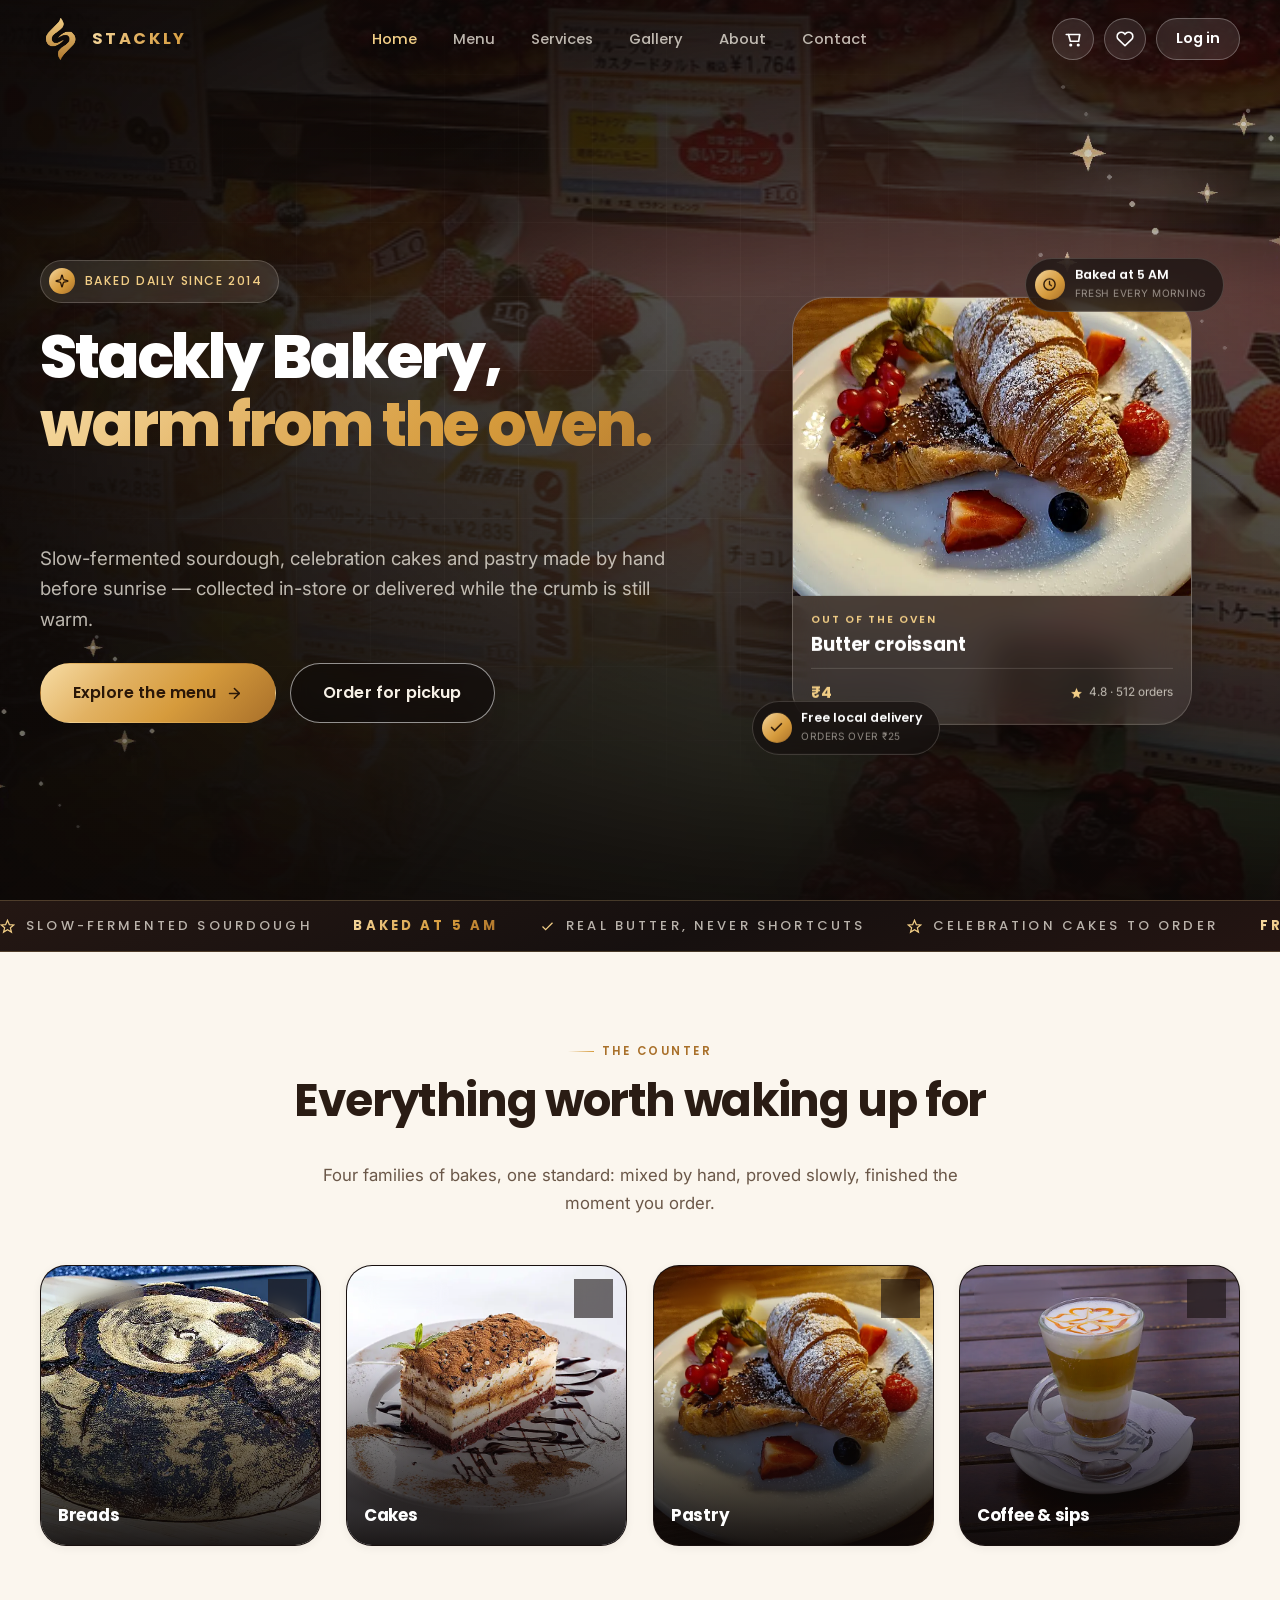
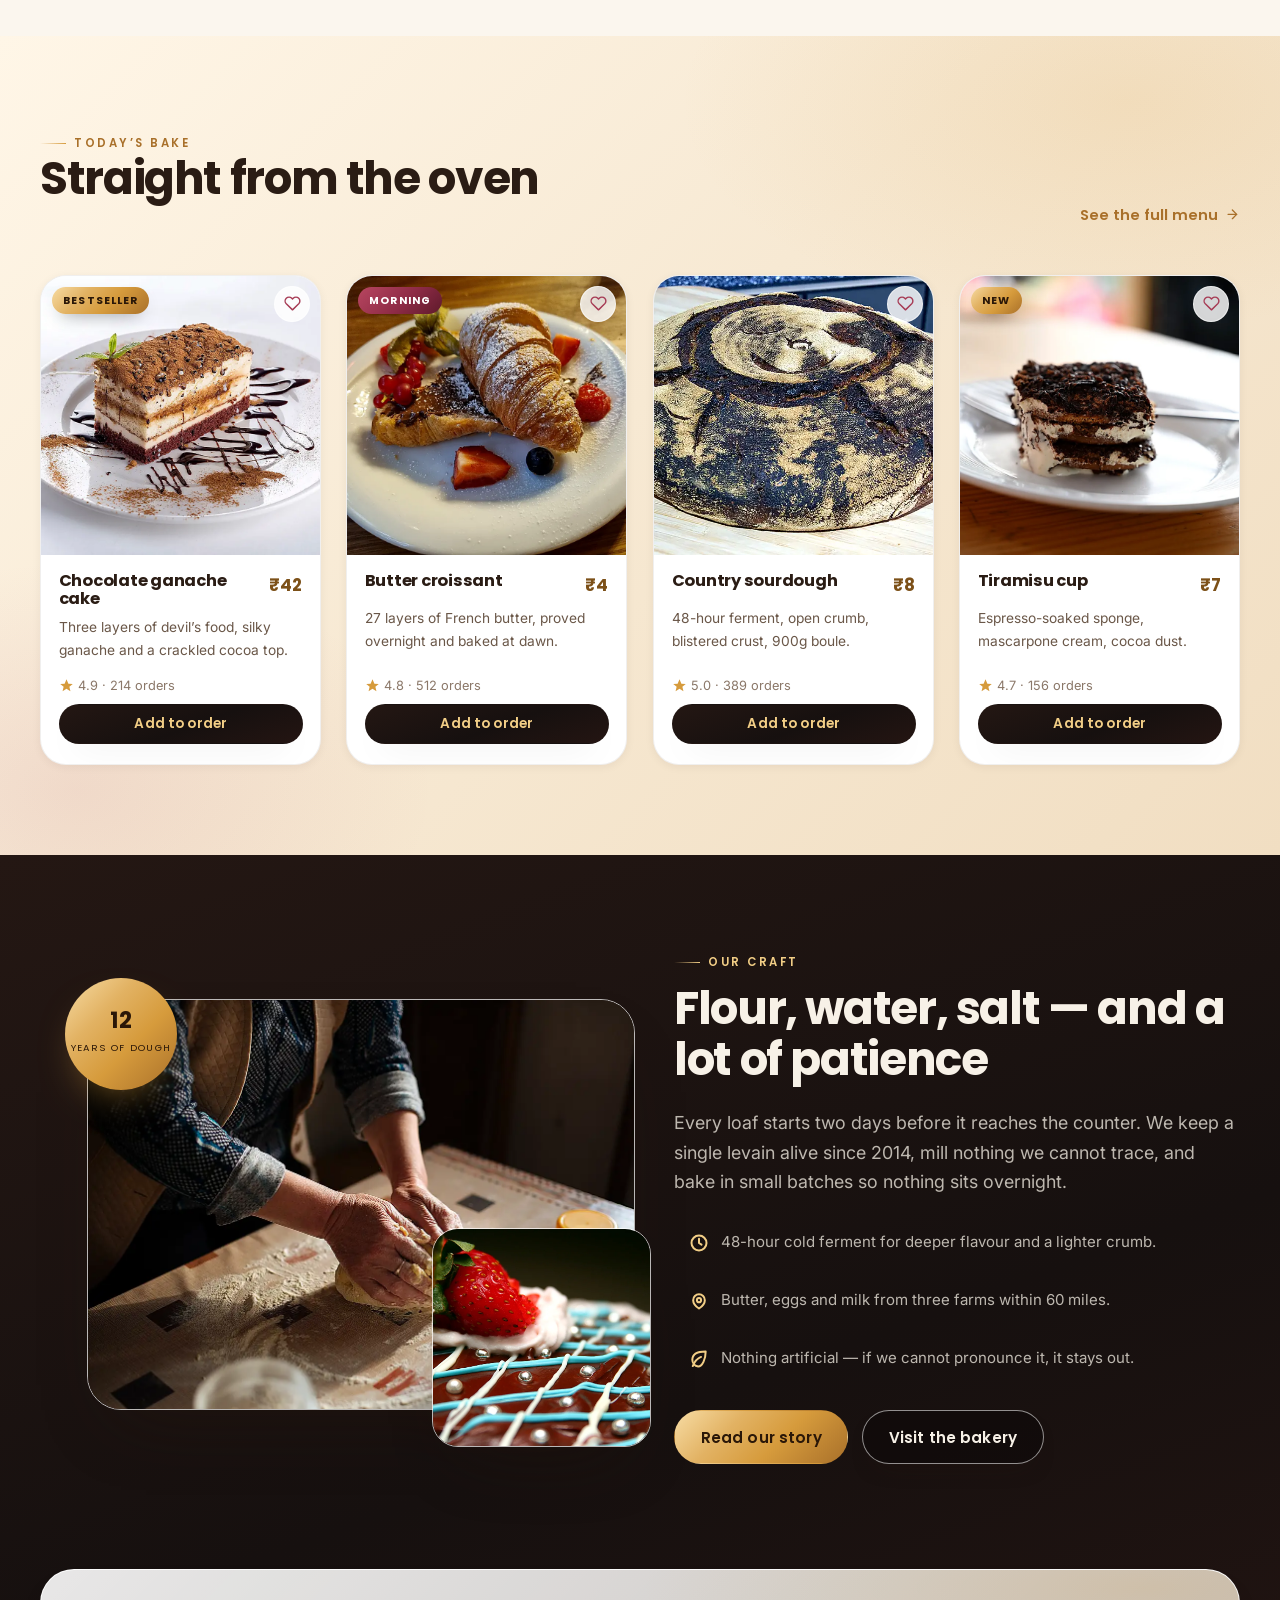
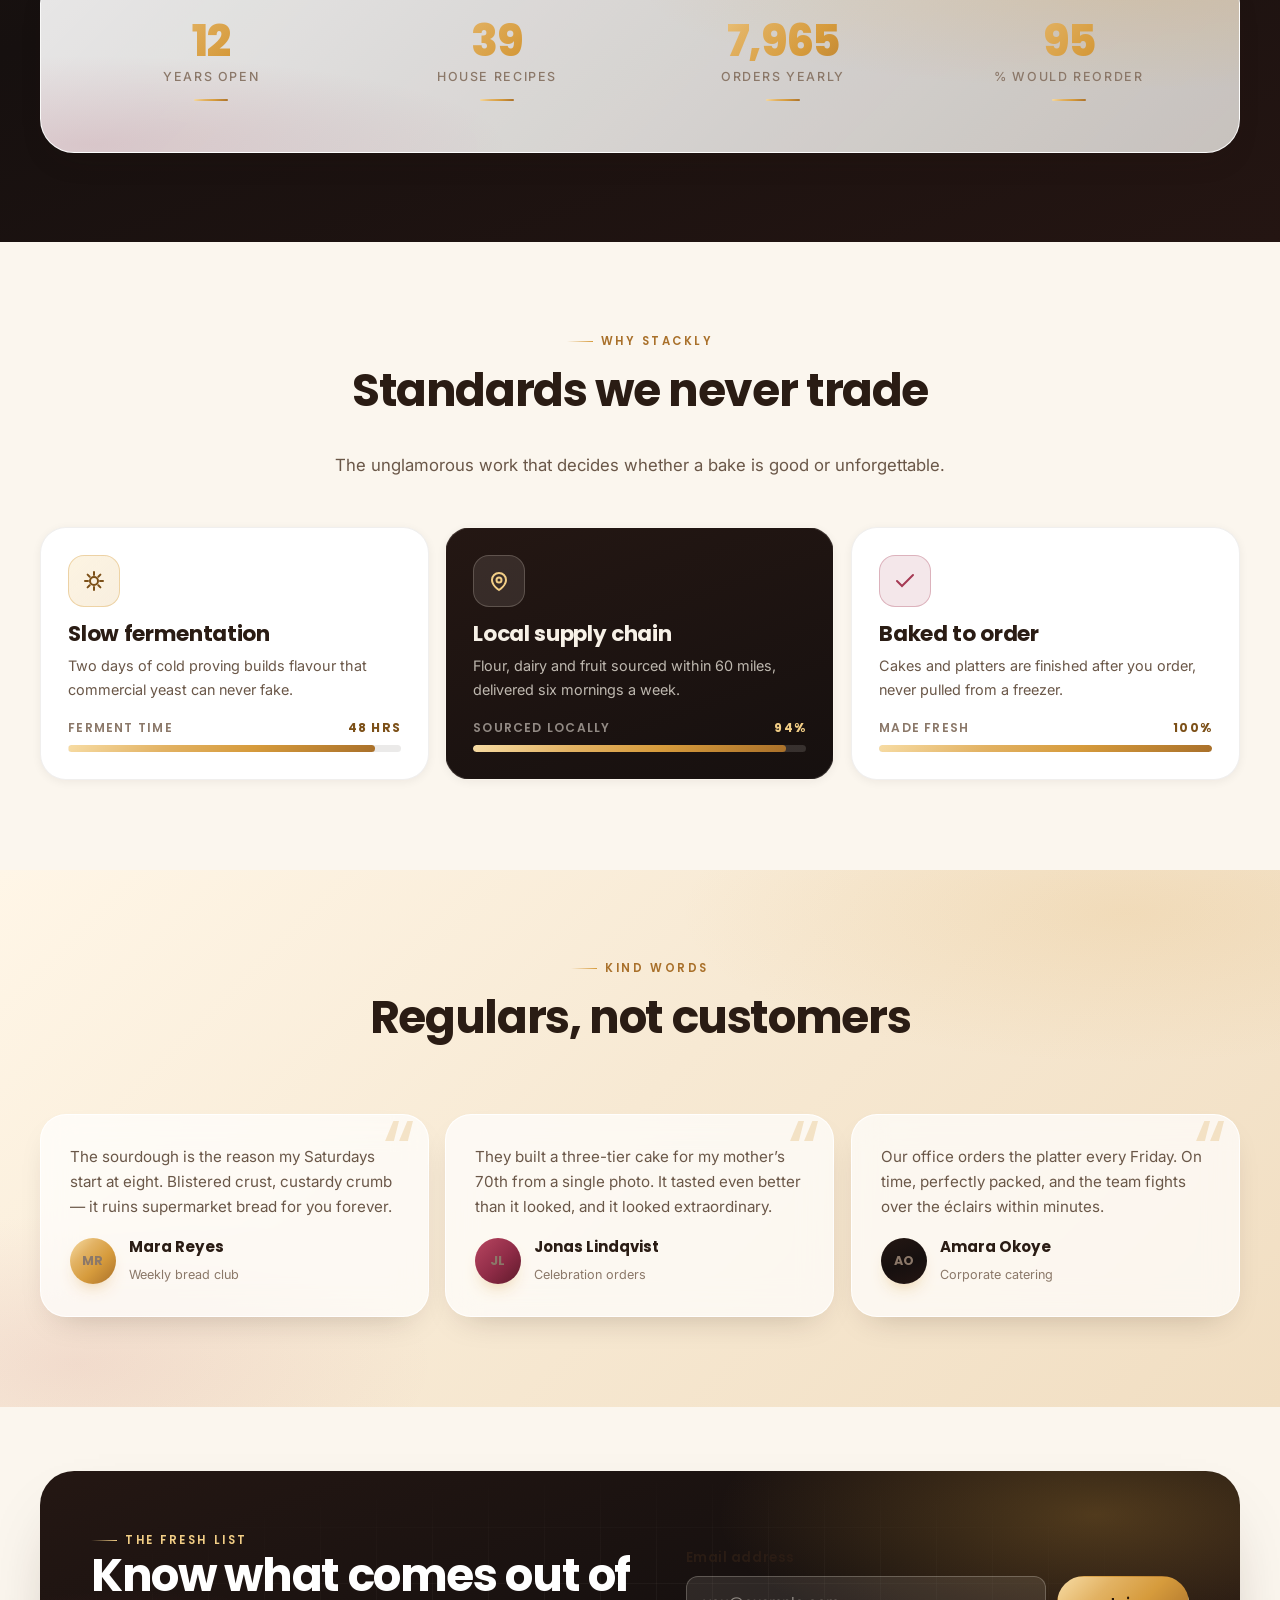
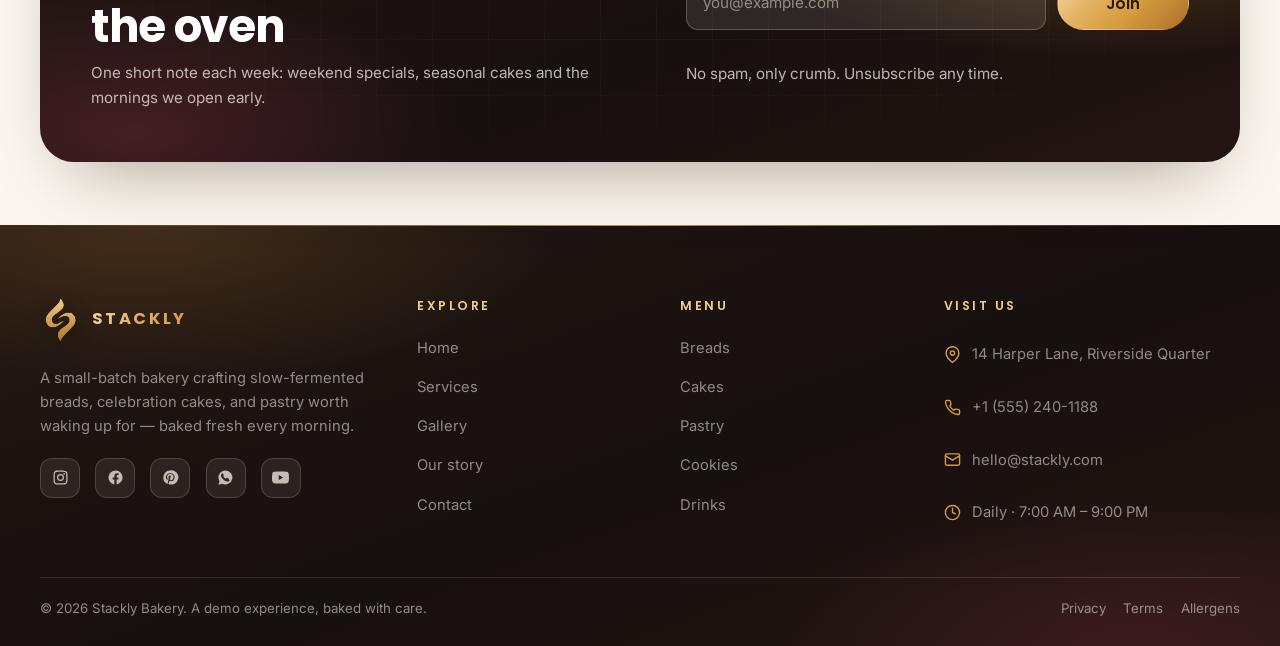
<file: index.html>
<!DOCTYPE html>
<html lang="en">
<head>
<meta charset="utf-8">
<meta name="viewport" content="width=device-width, initial-scale=1">
<title>Stackly Bakery — Small-batch breads, cakes &amp; pastry</title>
<meta name="description" content="Stackly Bakery bakes slow-fermented breads, celebration cakes and pastry fresh every morning. Explore the menu, gallery and story of a modern small-batch bakery.">
<link rel="icon" href="stackly-logo-icon.webp" type="image/webp">
<link rel="preconnect" href="https://fonts.googleapis.com">
<link rel="preconnect" href="https://fonts.gstatic.com" crossorigin>
<link href="https://fonts.googleapis.com/css2?family=Poppins:wght@400;500;600;700;800&family=Inter:wght@400;500;600&display=swap" rel="stylesheet">
<link rel="stylesheet" href="assets/css/site.css">
<link rel="stylesheet" href="assets/css/pages.css">
<link rel="stylesheet" href="assets/css/app.css">
<script src="assets/js/site.js" defer></script>
</head>
<body data-page="home">
<a class="skip-link" href="#main">Skip to content</a>
<div class="scroll-progress"><i></i></div>
<div class="cursor-glow" aria-hidden="true"></div>

<div data-site-header></div>

<main id="main">
  <!-- ================= HERO ================= -->
  <section class="hero">
    <div class="hero-media">
      <img class="hero-photo" src="assets/img/hero-home.webp" alt="Freshly baked loaves and pastries cooling on a bakery counter" fetchpriority="high">
      <div class="hero-veil"><picture><source srcset="assets/img/veil-gold-anim.webp" type="image/webp"><img src="assets/img/veil-gold-anim.gif" alt=""></picture></div>
    </div>
    <img class="hero-spark" src="assets/img/sparkle-anim.webp" alt="" aria-hidden="true">
    <img class="hero-spark hero-spark--2" src="assets/img/sparkle-anim.webp" alt="" aria-hidden="true">


    <div class="container hero-inner">
      <div class="hero-copy">
        <span class="hero-badge"><i><svg viewBox="0 0 24 24" fill="none" stroke="currentColor" stroke-width="2.2" stroke-linecap="round" stroke-linejoin="round"><path d="M9.9 15.5A2 2 0 0 0 8.5 14.1l-6.1-1.6a.5.5 0 0 1 0-1l6.1-1.6A2 2 0 0 0 9.9 8.5l1.6-6.1a.5.5 0 0 1 1 0l1.6 6.1a2 2 0 0 0 1.4 1.4l6.1 1.6a.5.5 0 0 1 0 1l-6.1 1.6a2 2 0 0 0-1.4 1.4l-1.6 6.1a.5.5 0 0 1-1 0z"/></svg></i> Baked daily since 2014</span>
        <h1>
          <span class="line"><span>Stackly Bakery,</span></span>
          <span class="line"><span><span class="tagline-rotator"><span class="is-active">warm from the oven.</span><span>crafted for celebrations.</span><span>slow-fermented &amp; golden.</span></span></span></span>
        </h1>
        <p class="hero-lede">Slow-fermented sourdough, celebration cakes and pastry made by hand before sunrise &mdash; collected in-store or delivered while the crumb is still warm.</p>
        <div class="button-row">
          <a class="button button--lg" href="menu.html">Explore the menu <svg viewBox="0 0 24 24" fill="none" stroke="currentColor" stroke-width="2.2" stroke-linecap="round" stroke-linejoin="round"><path d="M5 12h14"/><path d="m12 5 7 7-7 7"/></svg></a>
          <a class="button button--ghost button--lg" href="menu.html">Order for pickup</a>
        </div>
      </div>

      <div class="hero-visual">
        <figure class="hero-visual-card">
          <img src="assets/img/pastry-croissant.webp" alt="">
          <figcaption>
            <span class="hero-visual-eyebrow">Out of the oven</span>
            <strong class="hero-visual-title">Butter croissant</strong>
            <div class="hero-visual-meta">
              <span class="hero-visual-price">₹4</span>
              <span class="hero-visual-rate"><svg viewBox="0 0 24 24" aria-hidden="true"><path d="m12 2 3 7 7 .5-5.4 4.6L18.3 21 12 17.3 5.7 21l1.7-6.9L2 9.5 9 9z"/></svg> 4.8 &middot; 512 orders</span>
            </div>
          </figcaption>
        </figure>
        <div class="hero-visual-chip hero-visual-chip--top">
          <i><svg viewBox="0 0 24 24" fill="none" stroke="currentColor" stroke-width="2.2" stroke-linecap="round" stroke-linejoin="round" aria-hidden="true"><circle cx="12" cy="12" r="9"/><path d="M12 7v5l3 2"/></svg></i>
          <div><strong>Baked at 5 AM</strong><span>Fresh every morning</span></div>
        </div>
        <div class="hero-visual-chip hero-visual-chip--bottom">
          <i><svg viewBox="0 0 24 24" fill="none" stroke="currentColor" stroke-width="2.4" stroke-linecap="round" stroke-linejoin="round" aria-hidden="true"><path d="M20 6 9 17l-5-5"/></svg></i>
          <div><strong>Free local delivery</strong><span>Orders over ₹25</span></div>
        </div>
      </div>
    </div>
  </section>

  <!-- ================= MARQUEE ================= -->
  <div class="marquee" aria-hidden="true">
    <div class="marquee-track">
      <div class="marquee-set">
        <span class="marquee-item"><svg viewBox="0 0 24 24" fill="none" stroke="currentColor" stroke-width="2"><path d="M12 2 15 9l7 .5-5.4 4.6L18.3 21 12 17.3 5.7 21l1.7-6.9L2 9.5 9 9z"/></svg> Slow-fermented sourdough</span>
        <span class="marquee-item is-gold">Baked at 5 AM</span>
        <span class="marquee-item"><svg viewBox="0 0 24 24" fill="none" stroke="currentColor" stroke-width="2"><path d="M20 6 9 17l-5-5"/></svg> Real butter, never shortcuts</span>
        <span class="marquee-item"><svg viewBox="0 0 24 24" fill="none" stroke="currentColor" stroke-width="2"><path d="M12 2 15 9l7 .5-5.4 4.6L18.3 21 12 17.3 5.7 21l1.7-6.9L2 9.5 9 9z"/></svg> Celebration cakes to order</span>
        <span class="marquee-item is-gold">Free local delivery</span>
        <span class="marquee-item"><svg viewBox="0 0 24 24" fill="none" stroke="currentColor" stroke-width="2"><path d="M20 6 9 17l-5-5"/></svg> Stone-milled flour</span>
      </div>
      <div class="marquee-set">
        <span class="marquee-item"><svg viewBox="0 0 24 24" fill="none" stroke="currentColor" stroke-width="2"><path d="M12 2 15 9l7 .5-5.4 4.6L18.3 21 12 17.3 5.7 21l1.7-6.9L2 9.5 9 9z"/></svg> Slow-fermented sourdough</span>
        <span class="marquee-item is-gold">Baked at 5 AM</span>
        <span class="marquee-item"><svg viewBox="0 0 24 24" fill="none" stroke="currentColor" stroke-width="2"><path d="M20 6 9 17l-5-5"/></svg> Real butter, never shortcuts</span>
        <span class="marquee-item"><svg viewBox="0 0 24 24" fill="none" stroke="currentColor" stroke-width="2"><path d="M12 2 15 9l7 .5-5.4 4.6L18.3 21 12 17.3 5.7 21l1.7-6.9L2 9.5 9 9z"/></svg> Celebration cakes to order</span>
        <span class="marquee-item is-gold">Free local delivery</span>
        <span class="marquee-item"><svg viewBox="0 0 24 24" fill="none" stroke="currentColor" stroke-width="2"><path d="M20 6 9 17l-5-5"/></svg> Stone-milled flour</span>
      </div>
    </div>
  </div>

  <!-- ================= CATEGORIES ================= -->
  <section class="section">
    <div class="container">
      <div class="section-head section-head--center reveal">
        <span class="eyebrow">The counter</span>
        <h2 class="section-title">Everything worth waking up for</h2>
        <p>Four families of bakes, one standard: mixed by hand, proved slowly, finished the moment you order.</p>
      </div>
      <div class="grid grid-4">
        <a class="cat-card reveal" data-delay="1" href="menu.html">
          <img src="assets/img/bread-sourdough.webp" alt="Cross-section of a rustic sourdough loaf" loading="lazy">
          <span class="cat-count">03 bakes</span>
          <span class="cat-ico"><svg viewBox="0 0 24 24" fill="none" stroke="currentColor" stroke-width="2" stroke-linecap="round"><path d="M4 12c0-4 3.6-7 8-7s8 3 8 7c0 4.4-3.6 6-8 6s-8-1.6-8-6z"/><path d="M8 11v4M12 10v5M16 11v4"/></svg></span>
          <div class="cat-body"><h3>Breads</h3><p>48-hour sourdough, baguettes and seeded loaves.</p></div>
        </a>
        <a class="cat-card reveal" data-delay="2" href="menu.html">
          <img src="assets/img/cake-chocolate.webp" alt="Slice of layered chocolate cake" loading="lazy">
          <span class="cat-count">06 bakes</span>
          <span class="cat-ico"><svg viewBox="0 0 24 24" fill="none" stroke="currentColor" stroke-width="2" stroke-linecap="round"><path d="M4 20h16v-6a4 4 0 0 0-4-4H8a4 4 0 0 0-4 4z"/><path d="M12 6V4M8 7 7 5M16 7l1-2"/></svg></span>
          <div class="cat-body"><h3>Cakes</h3><p>Celebration tiers, loaf cakes and single slices.</p></div>
        </a>
        <a class="cat-card reveal" data-delay="3" href="menu.html">
          <img src="assets/img/pastry-croissant.webp" alt="Golden butter croissants" loading="lazy">
          <span class="cat-count">09 bakes</span>
          <span class="cat-ico"><svg viewBox="0 0 24 24" fill="none" stroke="currentColor" stroke-width="2" stroke-linecap="round"><path d="M3 14c3-6 6-8 9-8s6 2 9 8"/><path d="M3 14c3 3 6 4 9 4s6-1 9-4"/></svg></span>
          <div class="cat-body"><h3>Pastry</h3><p>Laminated doughs, tarts and morning buns.</p></div>
        </a>
        <a class="cat-card reveal" data-delay="4" href="menu.html">
          <img src="assets/img/beverage-latte.webp" alt="Latte with fresh milk foam" loading="lazy">
          <span class="cat-count">07 bakes</span>
          <span class="cat-ico"><svg viewBox="0 0 24 24" fill="none" stroke="currentColor" stroke-width="2" stroke-linecap="round"><path d="M4 8h13v6a5 5 0 0 1-5 5H9a5 5 0 0 1-5-5z"/><path d="M17 9h1.5a2.5 2.5 0 0 1 0 5H17"/></svg></span>
          <div class="cat-body"><h3>Coffee &amp; sips</h3><p>Single-origin espresso, chai and hot chocolate.</p></div>
        </a>
      </div>
    </div>
  </section>

  <!-- ================= FEATURED PRODUCTS ================= -->
  <section class="section section--cream">
    <div class="container">
      <div class="section-head section-head--split reveal">
        <div>
          <span class="eyebrow">Today&rsquo;s bake</span>
          <h2 class="section-title">Straight from the oven</h2>
        </div>
        <a class="text-link" href="menu.html">See the full menu <svg viewBox="0 0 24 24" fill="none" stroke="currentColor" stroke-width="2.2" stroke-linecap="round" stroke-linejoin="round"><path d="M5 12h14"/><path d="m12 5 7 7-7 7"/></svg></a>
      </div>
      <div class="grid grid-4">
        <article class="product-card reveal" data-delay="1">
          <div class="product-media">
            <img src="assets/img/cake-chocolate.webp" alt="Dark chocolate layer cake with ganache" loading="lazy">
            <span class="product-flag">Bestseller</span>
            <button class="product-fav" type="button" aria-label="Save Chocolate ganache cake"><svg viewBox="0 0 24 24" fill="none" stroke="currentColor" stroke-width="2" stroke-linecap="round" stroke-linejoin="round"><path d="M20.8 4.6a5.5 5.5 0 0 0-7.8 0L12 5.7l-1-1.1a5.5 5.5 0 0 0-7.8 7.8l1.1 1L12 21l7.7-7.6 1.1-1a5.5 5.5 0 0 0 0-7.8z"/></svg></button>
          </div>
          <div class="product-body">
            <div class="product-top"><h3>Chocolate ganache cake</h3><span class="price">₹42</span></div>
            <p class="product-desc">Three layers of devil&rsquo;s food, silky ganache and a crackled cocoa top.</p>
            <div class="product-meta"><span class="rating"><svg viewBox="0 0 24 24"><path d="m12 2 3 7 7 .5-5.4 4.6L18.3 21 12 17.3 5.7 21l1.7-6.9L2 9.5 9 9z"/></svg> 4.9 &middot; 214 orders</span></div>
            <a class="button button--dark button--sm" href="menu.html">Add to order</a>
          </div>
        </article>
        <article class="product-card reveal" data-delay="2">
          <div class="product-media">
            <img src="assets/img/pastry-croissant.webp" alt="Freshly baked butter croissants" loading="lazy">
            <span class="product-flag product-flag--berry">Morning</span>
            <button class="product-fav" type="button" aria-label="Save Butter croissant"><svg viewBox="0 0 24 24" fill="none" stroke="currentColor" stroke-width="2" stroke-linecap="round" stroke-linejoin="round"><path d="M20.8 4.6a5.5 5.5 0 0 0-7.8 0L12 5.7l-1-1.1a5.5 5.5 0 0 0-7.8 7.8l1.1 1L12 21l7.7-7.6 1.1-1a5.5 5.5 0 0 0 0-7.8z"/></svg></button>
          </div>
          <div class="product-body">
            <div class="product-top"><h3>Butter croissant</h3><span class="price">₹4</span></div>
            <p class="product-desc">27 layers of French butter, proved overnight and baked at dawn.</p>
            <div class="product-meta"><span class="rating"><svg viewBox="0 0 24 24"><path d="m12 2 3 7 7 .5-5.4 4.6L18.3 21 12 17.3 5.7 21l1.7-6.9L2 9.5 9 9z"/></svg> 4.8 &middot; 512 orders</span></div>
            <a class="button button--dark button--sm" href="menu.html">Add to order</a>
          </div>
        </article>
        <article class="product-card reveal" data-delay="3">
          <div class="product-media">
            <img src="assets/img/bread-sourdough.webp" alt="Rustic sourdough loaf with a scored crust" loading="lazy">
            <button class="product-fav" type="button" aria-label="Save Country sourdough"><svg viewBox="0 0 24 24" fill="none" stroke="currentColor" stroke-width="2" stroke-linecap="round" stroke-linejoin="round"><path d="M20.8 4.6a5.5 5.5 0 0 0-7.8 0L12 5.7l-1-1.1a5.5 5.5 0 0 0-7.8 7.8l1.1 1L12 21l7.7-7.6 1.1-1a5.5 5.5 0 0 0 0-7.8z"/></svg></button>
          </div>
          <div class="product-body">
            <div class="product-top"><h3>Country sourdough</h3><span class="price">₹8</span></div>
            <p class="product-desc">48-hour ferment, open crumb, blistered crust, 900g boule.</p>
            <div class="product-meta"><span class="rating"><svg viewBox="0 0 24 24"><path d="m12 2 3 7 7 .5-5.4 4.6L18.3 21 12 17.3 5.7 21l1.7-6.9L2 9.5 9 9z"/></svg> 5.0 &middot; 389 orders</span></div>
            <a class="button button--dark button--sm" href="menu.html">Add to order</a>
          </div>
        </article>
        <article class="product-card reveal" data-delay="4">
          <div class="product-media">
            <img src="assets/img/dessert-tiramisu.webp" alt="Tiramisu dessert dusted with cocoa" loading="lazy">
            <span class="product-flag">New</span>
            <button class="product-fav" type="button" aria-label="Save Tiramisu cups"><svg viewBox="0 0 24 24" fill="none" stroke="currentColor" stroke-width="2" stroke-linecap="round" stroke-linejoin="round"><path d="M20.8 4.6a5.5 5.5 0 0 0-7.8 0L12 5.7l-1-1.1a5.5 5.5 0 0 0-7.8 7.8l1.1 1L12 21l7.7-7.6 1.1-1a5.5 5.5 0 0 0 0-7.8z"/></svg></button>
          </div>
          <div class="product-body">
            <div class="product-top"><h3>Tiramisu cup</h3><span class="price">₹7</span></div>
            <p class="product-desc">Espresso-soaked sponge, mascarpone cream, cocoa dust.</p>
            <div class="product-meta"><span class="rating"><svg viewBox="0 0 24 24"><path d="m12 2 3 7 7 .5-5.4 4.6L18.3 21 12 17.3 5.7 21l1.7-6.9L2 9.5 9 9z"/></svg> 4.7 &middot; 156 orders</span></div>
            <a class="button button--dark button--sm" href="menu.html">Add to order</a>
          </div>
        </article>
      </div>
    </div>
  </section>

  <!-- ================= STORY ================= -->
  <section class="section on-dark" style="background:var(--grad-ink)">
    <div class="container">
      <div class="split">
        <div class="split-media reveal" data-reveal="left">
          <div class="frame"><img src="assets/img/story-hands.webp" alt="Baker shaping dough by hand on a floured bench" loading="lazy"></div>
          <div class="frame frame--offset"><img src="assets/img/story-decorating.webp" alt="Pastry chef finishing a cake with fresh berries" loading="lazy"></div>
          <div class="split-badge"><div><b>12</b><span>Years of dough</span></div></div>
        </div>
        <div class="split-copy reveal" data-reveal="right">
          <span class="eyebrow eyebrow--light">Our craft</span>
          <h2 class="section-title">Flour, water, salt &mdash; and a lot of patience</h2>
          <p class="lede">Every loaf starts two days before it reaches the counter. We keep a single levain alive since 2014, mill nothing we cannot trace, and bake in small batches so nothing sits overnight.</p>
          <ul class="split-list">
            <li><svg viewBox="0 0 24 24" fill="none" stroke="currentColor" stroke-width="2" stroke-linecap="round" stroke-linejoin="round"><circle cx="12" cy="12" r="9"/><path d="M12 7v5l3 2"/></svg> 48-hour cold ferment for deeper flavour and a lighter crumb.</li>
            <li><svg viewBox="0 0 24 24" fill="none" stroke="currentColor" stroke-width="2" stroke-linecap="round" stroke-linejoin="round"><path d="M12 21s-7-4.6-7-10a7 7 0 0 1 14 0c0 5.4-7 10-7 10z"/><circle cx="12" cy="11" r="2.5"/></svg> Butter, eggs and milk from three farms within 60 miles.</li>
            <li><svg viewBox="0 0 24 24" fill="none" stroke="currentColor" stroke-width="2" stroke-linecap="round" stroke-linejoin="round"><path d="M11 21A8 8 0 0 1 4 13C4 6 11 3 20 3c0 9-4 18-9 18z"/><path d="M4.5 20.5c2.5-6 6-9.5 10-11"/></svg> Nothing artificial &mdash; if we cannot pronounce it, it stays out.</li>
          </ul>
          <div class="button-row">
            <a class="button" href="about.html">Read our story</a>
            <a class="button button--ghost" href="contact.html">Visit the bakery</a>
          </div>
        </div>
      </div>

      <div class="stats-band reveal" style="margin-top:clamp(4.5rem,9vw,6.5rem)">
        <div class="stats-grid">
          <div class="stat"><strong data-count="12">0</strong><span>Years open</span><i></i></div>
          <div class="stat"><strong data-count="40">0</strong><span>House recipes</span><i></i></div>
          <div class="stat"><strong data-count="8200">0</strong><span>Orders yearly</span><i></i></div>
          <div class="stat"><strong data-count="98">0</strong><span>% would reorder</span><i></i></div>
        </div>
      </div>
    </div>
  </section>

  <!-- ================= QUALITY ================= -->
  <section class="section">
    <div class="container">
      <div class="section-head section-head--center reveal">
        <span class="eyebrow">Why Stackly</span>
        <h2 class="section-title">Standards we never trade</h2>
        <p>The unglamorous work that decides whether a bake is good or unforgettable.</p>
      </div>
      <div class="grid grid-3">
        <article class="feature-card reveal" data-delay="1">
          <span class="icon-badge"><svg viewBox="0 0 24 24" fill="none" stroke="currentColor" stroke-width="2" stroke-linecap="round"><path d="M12 3v3M12 18v3M3 12h3M18 12h3M5.6 5.6l2.1 2.1M16.3 16.3l2.1 2.1M18.4 5.6l-2.1 2.1M7.7 16.3l-2.1 2.1"/><circle cx="12" cy="12" r="4"/></svg></span>
          <h3>Slow fermentation</h3>
          <p>Two days of cold proving builds flavour that commercial yeast can never fake.</p>
          <div class="meter"><div class="meter-head"><span>Ferment time</span><b>48 hrs</b></div><div class="meter-track"><i class="meter-fill" data-meter="92"></i></div></div>
        </article>
        <article class="feature-card feature-card--dark reveal" data-delay="2">
          <span class="icon-badge icon-badge--dark"><svg viewBox="0 0 24 24" fill="none" stroke="currentColor" stroke-width="2" stroke-linecap="round"><path d="M12 21s-7-4.6-7-10a7 7 0 0 1 14 0c0 5.4-7 10-7 10z"/><circle cx="12" cy="11" r="2.5"/></svg></span>
          <h3>Local supply chain</h3>
          <p>Flour, dairy and fruit sourced within 60 miles, delivered six mornings a week.</p>
          <div class="meter"><div class="meter-head"><span>Sourced locally</span><b>94%</b></div><div class="meter-track"><i class="meter-fill" data-meter="94"></i></div></div>
        </article>
        <article class="feature-card reveal" data-delay="3">
          <span class="icon-badge icon-badge--berry"><svg viewBox="0 0 24 24" fill="none" stroke="currentColor" stroke-width="2" stroke-linecap="round"><path d="M20 6 9 17l-5-5"/></svg></span>
          <h3>Baked to order</h3>
          <p>Cakes and platters are finished after you order, never pulled from a freezer.</p>
          <div class="meter"><div class="meter-head"><span>Made fresh</span><b>100%</b></div><div class="meter-track"><i class="meter-fill" data-meter="100"></i></div></div>
        </article>
      </div>
    </div>
  </section>

  <!-- ================= TESTIMONIALS ================= -->
  <section class="section section--cream">
    <div class="container">
      <div class="section-head section-head--center reveal">
        <span class="eyebrow">Kind words</span>
        <h2 class="section-title">Regulars, not customers</h2>
      </div>
      <div class="grid grid-3">
        <article class="quote-card reveal" data-delay="1">
          <p>The sourdough is the reason my Saturdays start at eight. Blistered crust, custardy crumb &mdash; it ruins supermarket bread for you forever.</p>
          <div class="quote-person"><span class="avatar">MR</span><div><strong>Mara Reyes</strong><span>Weekly bread club</span></div></div>
        </article>
        <article class="quote-card reveal" data-delay="2">
          <p>They built a three-tier cake for my mother&rsquo;s 70th from a single photo. It tasted even better than it looked, and it looked extraordinary.</p>
          <div class="quote-person"><span class="avatar avatar--berry">JL</span><div><strong>Jonas Lindqvist</strong><span>Celebration orders</span></div></div>
        </article>
        <article class="quote-card reveal" data-delay="3">
          <p>Our office orders the platter every Friday. On time, perfectly packed, and the team fights over the éclairs within minutes.</p>
          <div class="quote-person"><span class="avatar avatar--ink">AO</span><div><strong>Amara Okoye</strong><span>Corporate catering</span></div></div>
        </article>
      </div>
    </div>
  </section>

  <!-- ================= NEWSLETTER ================= -->
  <section class="section section--tight">
    <div class="container">
      <div class="newsletter reveal">
        <div class="newsletter-inner">
          <div>
            <span class="eyebrow eyebrow--light">The fresh list</span>
            <h2 class="section-title">Know what comes out of the oven</h2>
            <p>One short note each week: weekend specials, seasonal cakes and the mornings we open early.</p>
          </div>
          <form class="newsletter-form" id="newsletter-form" novalidate>
            <div class="field" style="margin:0">
              <label class="form-label" for="news-email">Email address</label>
              <div class="newsletter-row">
                <input class="input" id="news-email" type="email" name="email" placeholder="you@example.com" data-validate="email" autocomplete="email" required>
                <button class="button" type="submit">Join</button>
              </div>
              <span class="field-error"></span>
            </div>
            <div class="newsletter-success" role="status">
              <svg viewBox="0 0 24 24" fill="none" stroke="currentColor" stroke-width="2.4" stroke-linecap="round" stroke-linejoin="round" aria-hidden="true"><path d="M20 6 9 17l-5-5"/></svg>
              <span>You&rsquo;re on the list &mdash; check your inbox for a welcome note.</span>
            </div>
            <p class="newsletter-note" style="grid-column:1/-1">No spam, only crumb. Unsubscribe any time.</p>
          </form>
        </div>
      </div>
    </div>
  </section>
</main>

<div data-site-footer></div>
</body>
</html>
</file>
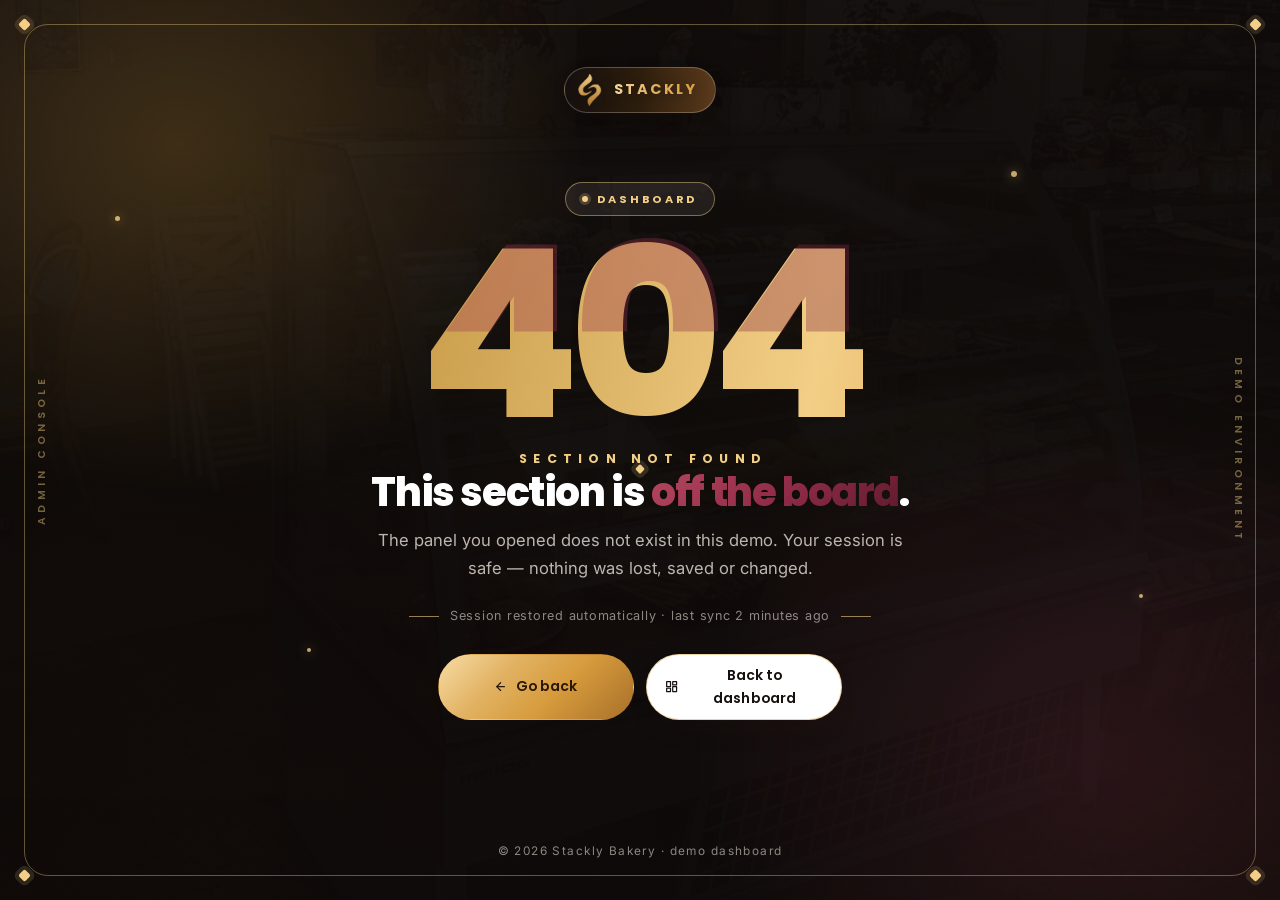
<file: 404dash.html>
<!DOCTYPE html>
<html lang="en">
<head>
<meta charset="utf-8">
<meta name="viewport" content="width=device-width, initial-scale=1">
<title>Section not found — Stackly Bakery dashboard</title>
<meta name="robots" content="noindex">
<link rel="icon" href="stackly-logo-icon.webp" type="image/webp">
<link rel="preconnect" href="https://fonts.googleapis.com">
<link rel="preconnect" href="https://fonts.gstatic.com" crossorigin>
<link href="https://fonts.googleapis.com/css2?family=Poppins:wght@400;500;600;700;800&family=Inter:wght@400;500;600&display=swap" rel="stylesheet">
<link rel="stylesheet" href="assets/css/site.css">
<link rel="stylesheet" href="assets/css/pages.css">
<link rel="stylesheet" href="assets/css/app.css">
<script src="assets/js/site.js" defer></script>
</head>
<body data-page="404dash">
<a class="skip-link" href="#main">Skip to content</a>

<main class="err err--dark" id="main" data-error-page>
  <div class="err-media" aria-hidden="true">
    <img src="assets/img/error-bg.webp" alt="">
    <span class="err-veil"></span>
    <span class="err-dust"><i></i><i></i><i></i><i></i></span>
  </div>

  <span class="err-frame" aria-hidden="true"><i></i><i></i><i></i><i></i></span>
  <span class="err-edge err-edge--left" aria-hidden="true">Admin console</span>
  <span class="err-edge err-edge--right" aria-hidden="true">Demo environment</span>

  <div class="err-inner">
    <div class="err-brand">
      <span class="brand"><img src="stackly-logo-icon.webp" alt="Stackly Bakery logo" width="42" height="42"><span>STACKLY</span></span>
    </div>

    <div class="err-stage">
      <span class="err-kicker">Dashboard</span>
      <span class="err-code" data-error-code>404</span>
      <span class="err-code-sub">Section not found</span>
      <span class="err-rule" aria-hidden="true"></span>

      <h1>This section is <em>off the board</em>.</h1>
      <p>The panel you opened does not exist in this demo. Your session is safe &mdash; nothing was lost, saved or changed.</p>
      <p class="err-note">Session restored automatically &middot; last sync 2 minutes ago</p>

      <div class="err-actions">
        <a class="button" href="#" data-go-back><svg viewBox="0 0 24 24" fill="none" stroke="currentColor" stroke-width="2.2" stroke-linecap="round" stroke-linejoin="round"><path d="m12 19-7-7 7-7"/><path d="M19 12H5"/></svg> Go back</a>
        <a class="button button--ghost button--light" href="admin-dashboard.html" data-dashboard-return><svg viewBox="0 0 24 24" fill="none" stroke="currentColor" stroke-width="2.2" stroke-linecap="round" stroke-linejoin="round"><path d="M3 12h7V3H3zM14 21h7v-9h-7zM14 3v6h7V3zM3 21h7v-6H3z"/></svg> Back to dashboard</a>
      </div>
    </div>

    <div class="err-foot">&copy; 2026 Stackly Bakery &middot; demo dashboard</div>
  </div>
</main>
</body>
</html>
</file>
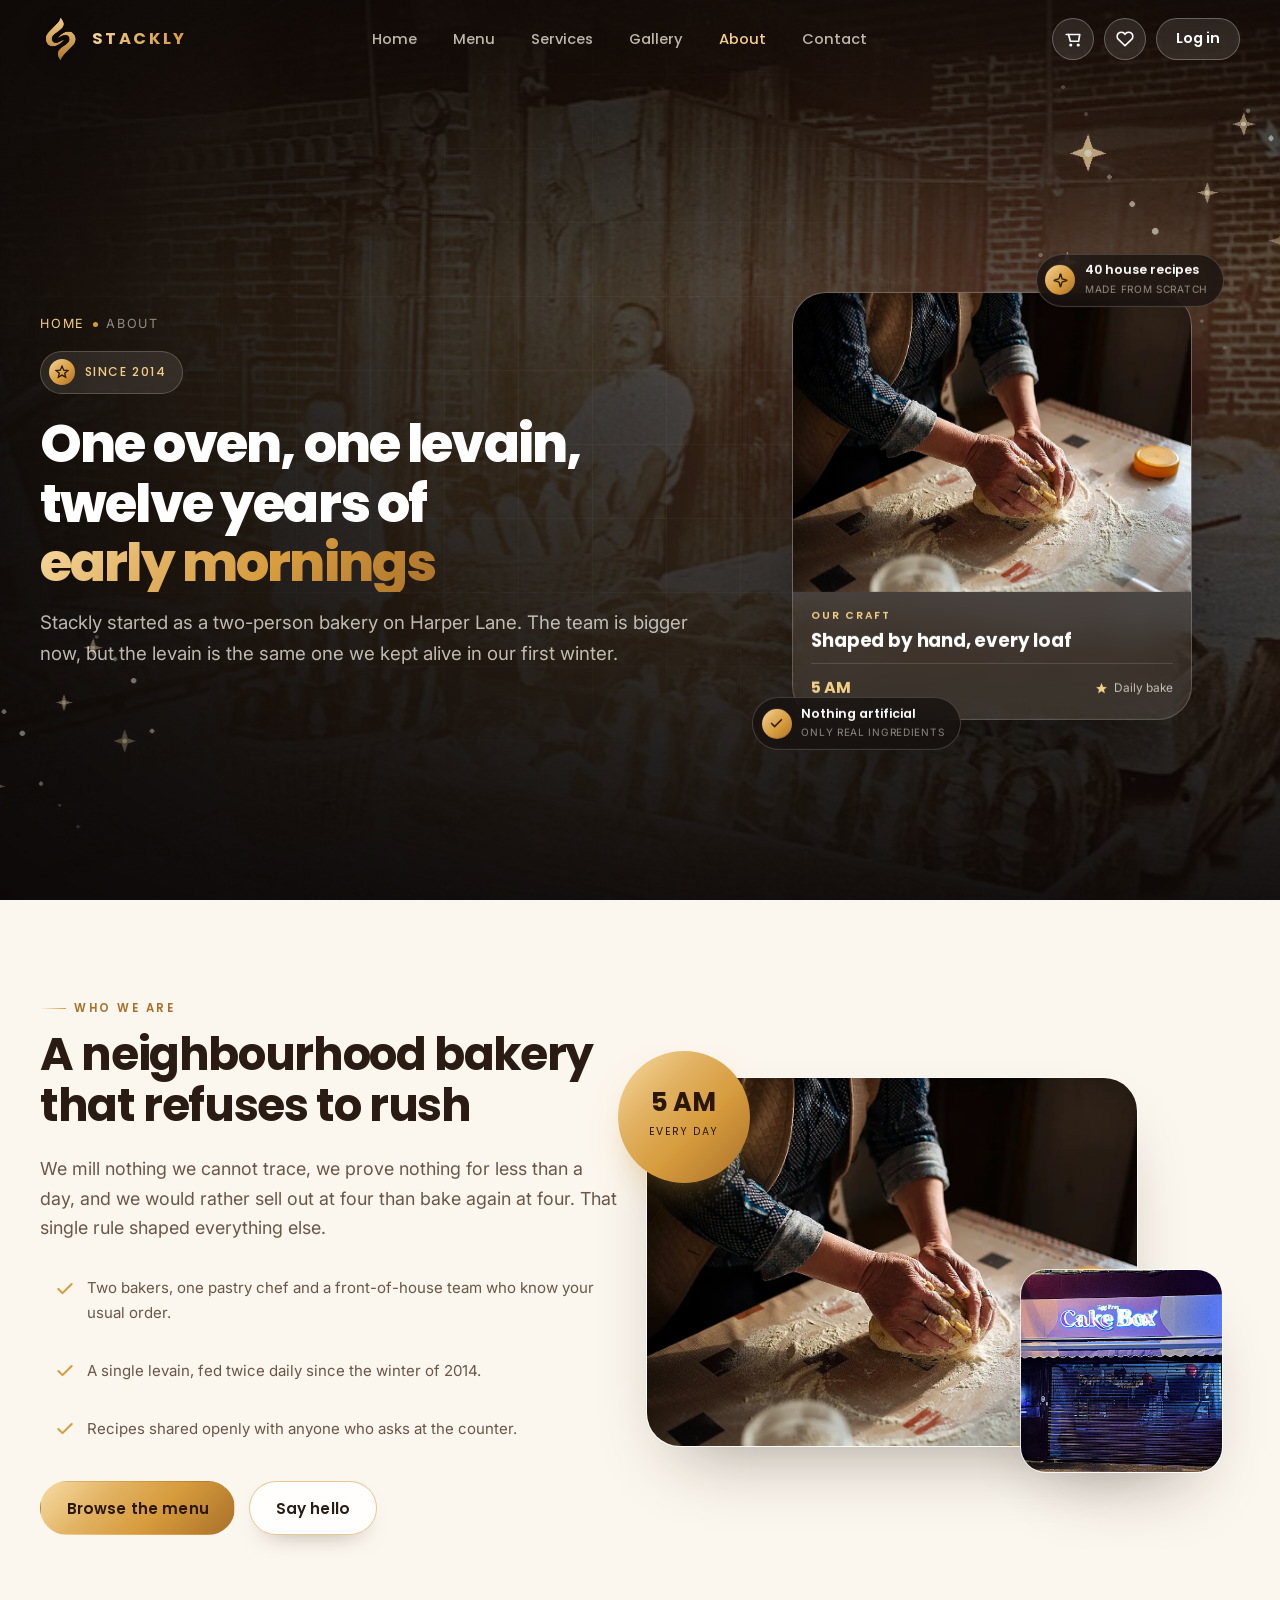
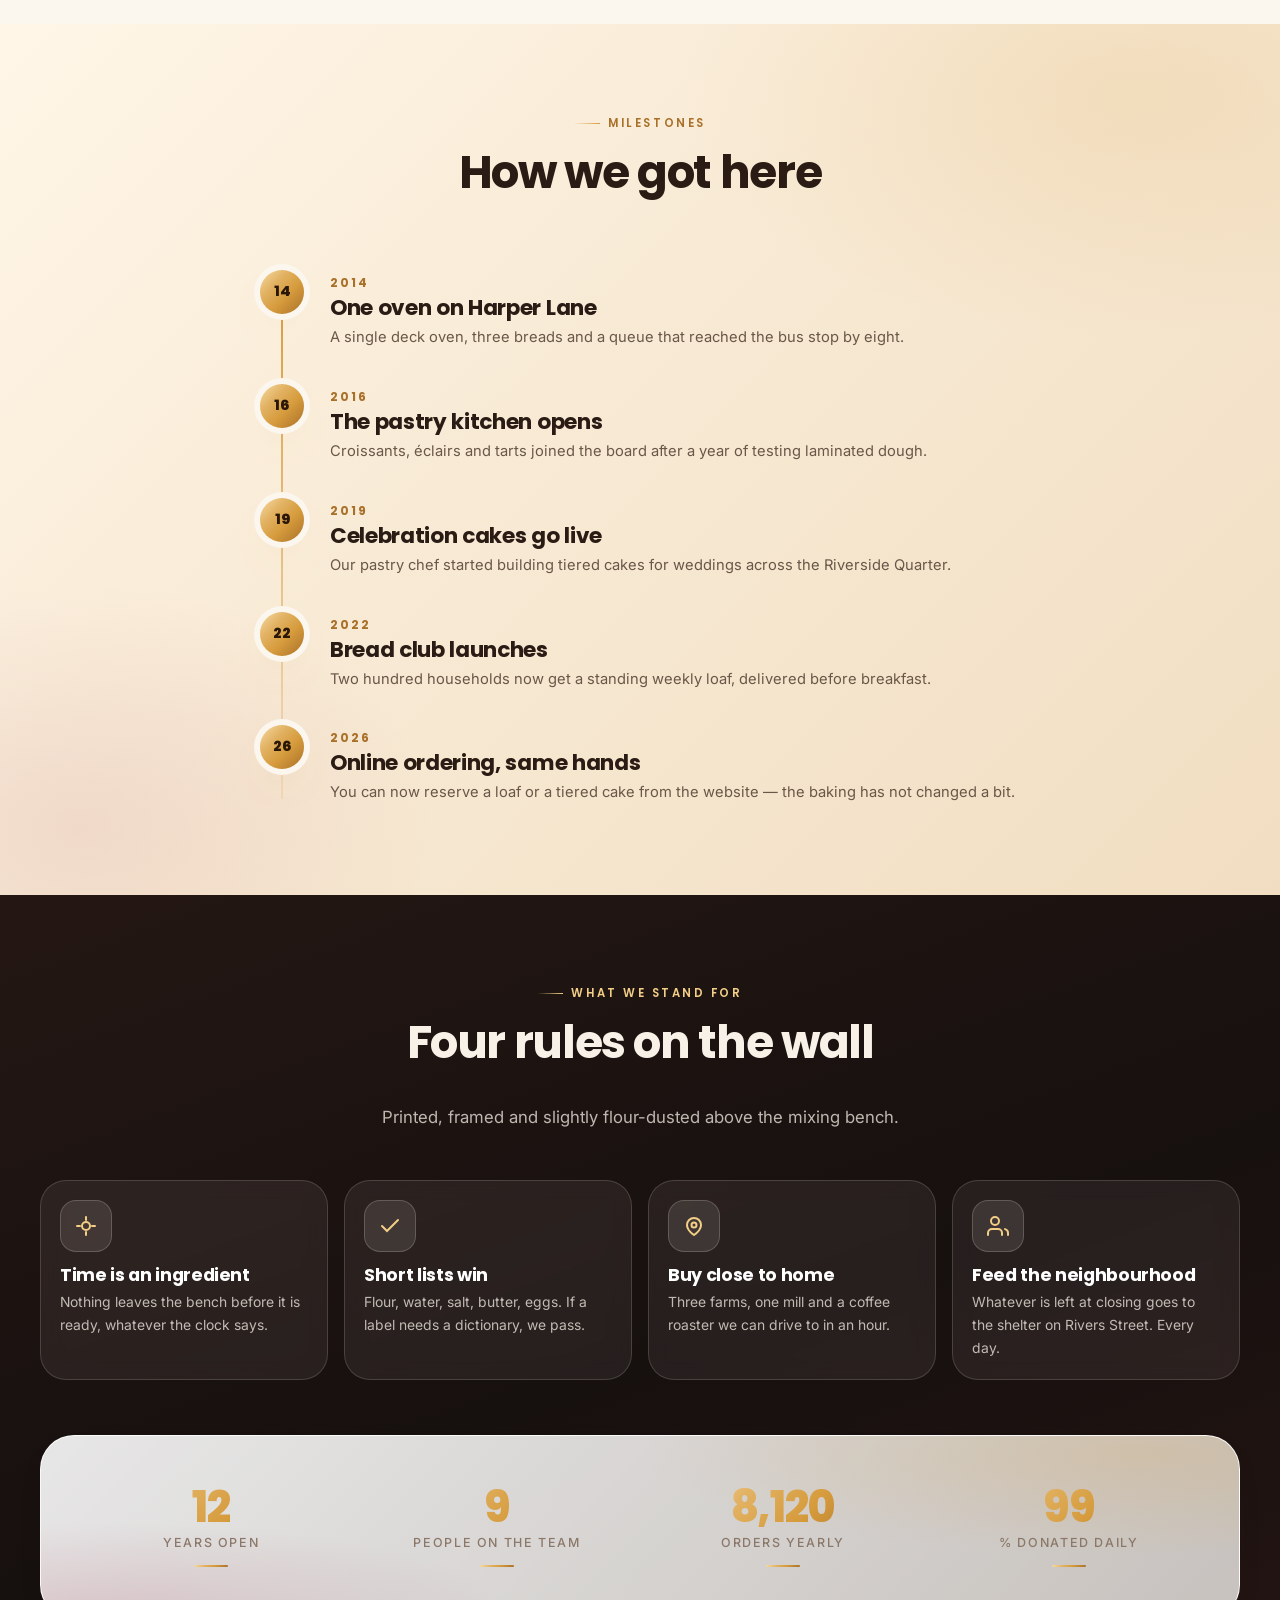
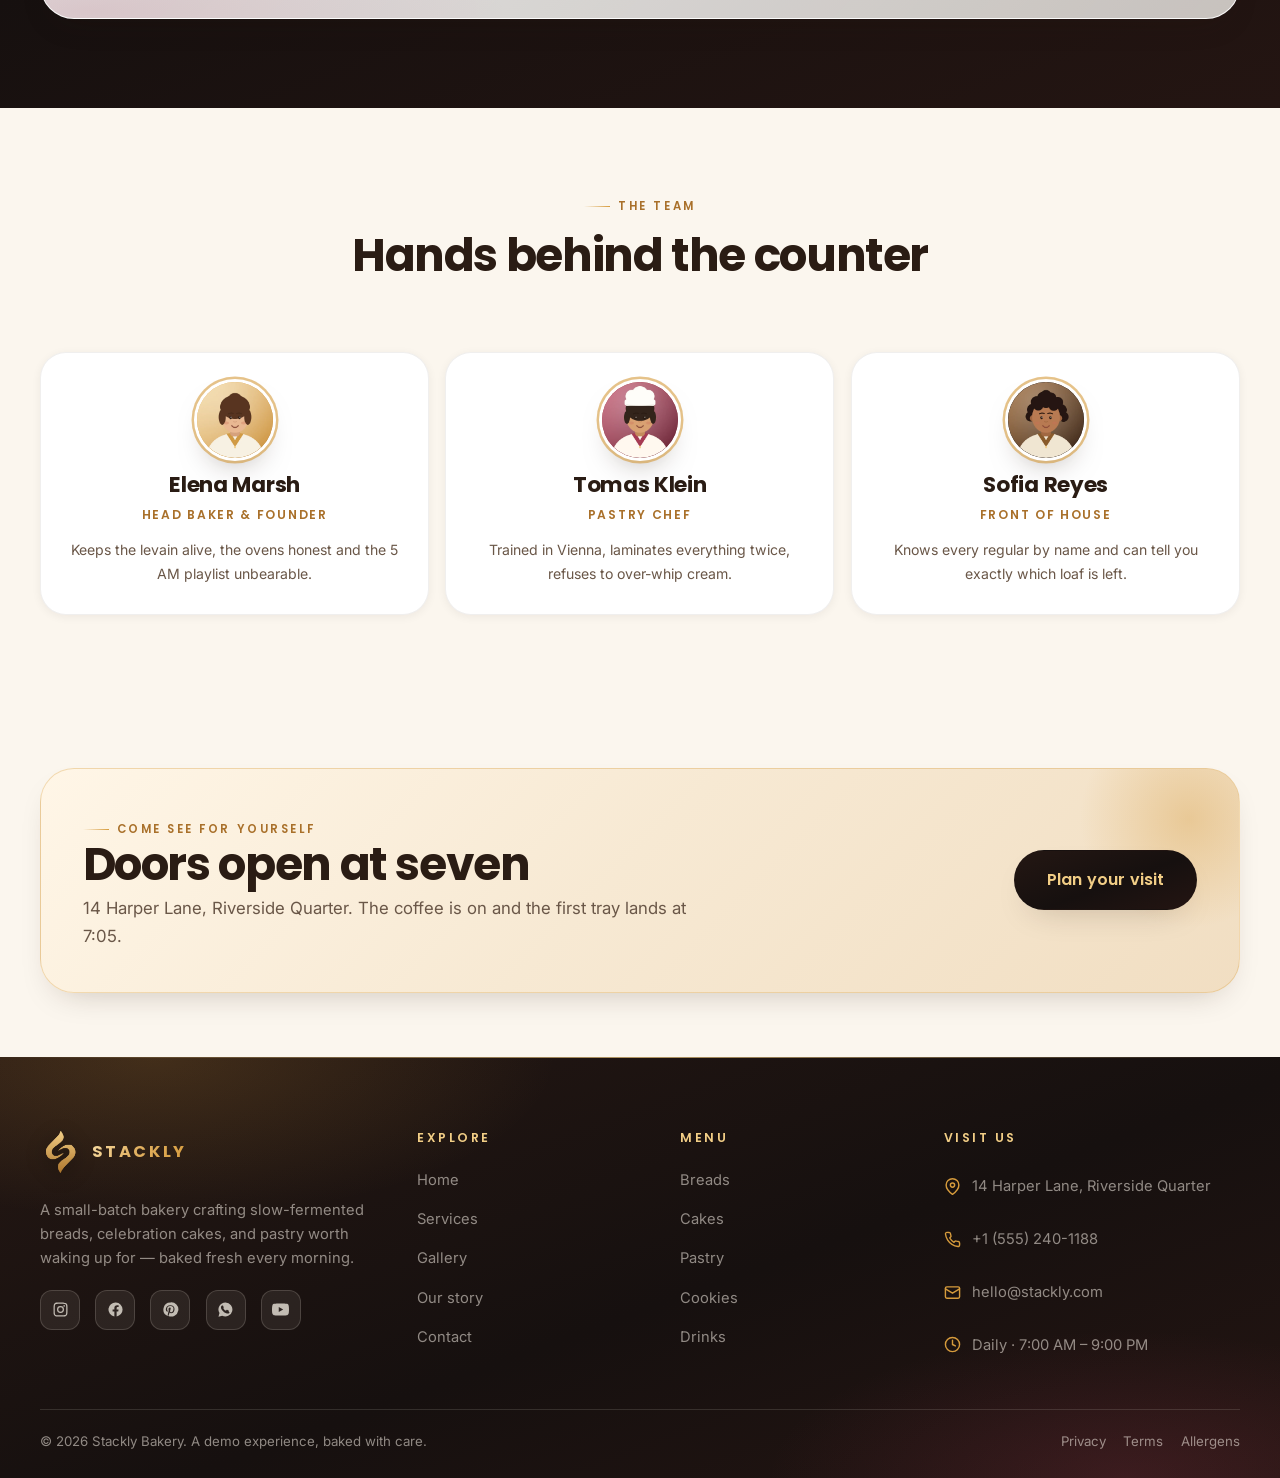
<file: about.html>
<!DOCTYPE html>
<html lang="en">
<head>
<meta charset="utf-8">
<meta name="viewport" content="width=device-width, initial-scale=1">
<title>Our story — Stackly Bakery</title>
<meta name="description" content="How Stackly Bakery grew from one stone oven in 2014 into a neighbourhood bakery known for slow-fermented bread and celebration cakes.">
<link rel="icon" href="stackly-logo-icon.webp" type="image/webp">
<link rel="preconnect" href="https://fonts.googleapis.com">
<link rel="preconnect" href="https://fonts.gstatic.com" crossorigin>
<link href="https://fonts.googleapis.com/css2?family=Poppins:wght@400;500;600;700;800&family=Inter:wght@400;500;600&display=swap" rel="stylesheet">
<link rel="stylesheet" href="assets/css/site.css">
<link rel="stylesheet" href="assets/css/pages.css">
<link rel="stylesheet" href="assets/css/app.css">
<script src="assets/js/site.js" defer></script>
</head>
<body data-page="about">
<a class="skip-link" href="#main">Skip to content</a>
<div class="scroll-progress"><i></i></div>
<div class="cursor-glow" aria-hidden="true"></div>

<div data-site-header></div>

<main id="main">
  <section class="hero hero--page">
    <div class="hero-media">
      <img class="hero-photo" src="assets/img/hero-about.webp" alt="Baker carrying fresh loaves through a warm bakery" fetchpriority="high">
      <div class="hero-veil"><picture><source srcset="assets/img/veil-gold-anim.webp" type="image/webp"><img src="assets/img/veil-gold-anim.gif" alt=""></picture></div>
    </div>
    <img class="hero-spark" src="assets/img/sparkle-anim.webp" alt="" aria-hidden="true">
    <img class="hero-spark hero-spark--2" src="assets/img/sparkle-anim.webp" alt="" aria-hidden="true">
    <div class="container hero-inner">
      <div class="hero-copy">
        <nav class="breadcrumb" aria-label="Breadcrumb"><a href="index.html">Home</a><i></i><span>About</span></nav>
        <span class="hero-badge"><i><svg viewBox="0 0 24 24" fill="none" stroke="currentColor" stroke-width="2.2" stroke-linecap="round"><path d="M12 2 15 9l7 .5-5.4 4.6L18.3 21 12 17.3 5.7 21l1.7-6.9L2 9.5 9 9z"/></svg></i> Since 2014</span>
        <h1><span class="line"><span>One oven, one levain,</span></span><span class="line"><span>twelve years of <span class="grad-text">early mornings</span></span></span></h1>
        <p class="hero-lede">Stackly started as a two-person bakery on Harper Lane. The team is bigger now, but the levain is the same one we kept alive in our first winter.</p>
      </div>

      <div class="hero-visual">
        <figure class="hero-visual-card">
          <img src="assets/img/story-hands.webp" alt="">
          <figcaption>
            <span class="hero-visual-eyebrow">Our craft</span>
            <strong class="hero-visual-title">Shaped by hand, every loaf</strong>
            <div class="hero-visual-meta">
              <span class="hero-visual-price">5 AM</span>
              <span class="hero-visual-rate"><svg viewBox="0 0 24 24" aria-hidden="true"><path d="m12 2 3 7 7 .5-5.4 4.6L18.3 21 12 17.3 5.7 21l1.7-6.9L2 9.5 9 9z"/></svg> Daily bake</span>
            </div>
          </figcaption>
        </figure>
        <div class="hero-visual-chip hero-visual-chip--top">
          <i><svg viewBox="0 0 24 24" fill="none" stroke="currentColor" stroke-width="2.2" stroke-linecap="round" stroke-linejoin="round" aria-hidden="true"><path d="M9.9 15.5A2 2 0 0 0 8.5 14.1l-6.1-1.6a.5.5 0 0 1 0-1l6.1-1.6A2 2 0 0 0 9.9 8.5l1.6-6.1a.5.5 0 0 1 1 0l1.6 6.1a2 2 0 0 0 1.4 1.4l6.1 1.6a.5.5 0 0 1 0 1l-6.1 1.6a2 2 0 0 0-1.4 1.4l-1.6 6.1a.5.5 0 0 1-1 0z"/></svg></i>
          <div><strong>40 house recipes</strong><span>Made from scratch</span></div>
        </div>
        <div class="hero-visual-chip hero-visual-chip--bottom">
          <i><svg viewBox="0 0 24 24" fill="none" stroke="currentColor" stroke-width="2.4" stroke-linecap="round" stroke-linejoin="round" aria-hidden="true"><path d="M20 6 9 17l-5-5"/></svg></i>
          <div><strong>Nothing artificial</strong><span>Only real ingredients</span></div>
        </div>
      </div>
    </div>
  </section>

  <section class="section">
    <div class="container">
      <div class="split split--reverse">
        <div class="split-media reveal" data-reveal="right">
          <div class="frame"><img src="assets/img/story-hands.webp" alt="Hands folding dough on a floured work surface" loading="lazy"></div>
          <div class="frame frame--offset"><img src="assets/img/story-storefront.webp" alt="The bakery storefront on a quiet morning" loading="lazy"></div>
          <div class="split-badge"><div><b>5 AM</b><span>Every day</span></div></div>
        </div>
        <div class="split-copy reveal" data-reveal="left">
          <span class="eyebrow">Who we are</span>
          <h2 class="section-title">A neighbourhood bakery that refuses to rush</h2>
          <p class="lede">We mill nothing we cannot trace, we prove nothing for less than a day, and we would rather sell out at four than bake again at four. That single rule shaped everything else.</p>
          <ul class="split-list">
            <li><svg viewBox="0 0 24 24"><path d="M20 6 9 17l-5-5"/></svg> Two bakers, one pastry chef and a front-of-house team who know your usual order.</li>
            <li><svg viewBox="0 0 24 24"><path d="M20 6 9 17l-5-5"/></svg> A single levain, fed twice daily since the winter of 2014.</li>
            <li><svg viewBox="0 0 24 24"><path d="M20 6 9 17l-5-5"/></svg> Recipes shared openly with anyone who asks at the counter.</li>
          </ul>
          <div class="button-row">
            <a class="button" href="menu.html">Browse the menu</a>
            <a class="button button--ghost" href="contact.html">Say hello</a>
          </div>
        </div>
      </div>
    </div>
  </section>

  <section class="section section--cream">
    <div class="container">
      <div class="section-head section-head--center reveal">
        <span class="eyebrow">Milestones</span>
        <h2 class="section-title">How we got here</h2>
      </div>
      <div class="timeline" style="max-width:760px;margin-inline:auto">
        <div class="timeline-item reveal">
          <span class="timeline-dot">14</span>
          <span class="timeline-year">2014</span>
          <h3>One oven on Harper Lane</h3>
          <p>A single deck oven, three breads and a queue that reached the bus stop by eight.</p>
        </div>
        <div class="timeline-item reveal">
          <span class="timeline-dot">16</span>
          <span class="timeline-year">2016</span>
          <h3>The pastry kitchen opens</h3>
          <p>Croissants, éclairs and tarts joined the board after a year of testing laminated dough.</p>
        </div>
        <div class="timeline-item reveal">
          <span class="timeline-dot">19</span>
          <span class="timeline-year">2019</span>
          <h3>Celebration cakes go live</h3>
          <p>Our pastry chef started building tiered cakes for weddings across the Riverside Quarter.</p>
        </div>
        <div class="timeline-item reveal">
          <span class="timeline-dot">22</span>
          <span class="timeline-year">2022</span>
          <h3>Bread club launches</h3>
          <p>Two hundred households now get a standing weekly loaf, delivered before breakfast.</p>
        </div>
        <div class="timeline-item reveal">
          <span class="timeline-dot">26</span>
          <span class="timeline-year">2026</span>
          <h3>Online ordering, same hands</h3>
          <p>You can now reserve a loaf or a tiered cake from the website &mdash; the baking has not changed a bit.</p>
        </div>
      </div>
    </div>
  </section>

  <section class="section on-dark" style="background:var(--grad-ink)">
    <div class="container">
      <div class="section-head section-head--center reveal">
        <span class="eyebrow eyebrow--light">What we stand for</span>
        <h2 class="section-title">Four rules on the wall</h2>
        <p>Printed, framed and slightly flour-dusted above the mixing bench.</p>
      </div>
      <div class="values-band">
        <div class="value-card reveal" data-delay="1">
          <span class="icon-badge icon-badge--dark"><svg viewBox="0 0 24 24" fill="none" stroke="currentColor" stroke-width="2" stroke-linecap="round"><path d="M12 3v3M12 18v3M3 12h3M18 12h3"/><circle cx="12" cy="12" r="4"/></svg></span>
          <h4>Time is an ingredient</h4>
          <p>Nothing leaves the bench before it is ready, whatever the clock says.</p>
        </div>
        <div class="value-card reveal" data-delay="2">
          <span class="icon-badge icon-badge--dark"><svg viewBox="0 0 24 24" fill="none" stroke="currentColor" stroke-width="2" stroke-linecap="round"><path d="M20 6 9 17l-5-5"/></svg></span>
          <h4>Short lists win</h4>
          <p>Flour, water, salt, butter, eggs. If a label needs a dictionary, we pass.</p>
        </div>
        <div class="value-card reveal" data-delay="3">
          <span class="icon-badge icon-badge--dark"><svg viewBox="0 0 24 24" fill="none" stroke="currentColor" stroke-width="2" stroke-linecap="round"><path d="M12 21s-7-4.6-7-10a7 7 0 0 1 14 0c0 5.4-7 10-7 10z"/><circle cx="12" cy="11" r="2.5"/></svg></span>
          <h4>Buy close to home</h4>
          <p>Three farms, one mill and a coffee roaster we can drive to in an hour.</p>
        </div>
        <div class="value-card reveal" data-delay="4">
          <span class="icon-badge icon-badge--dark"><svg viewBox="0 0 24 24" fill="none" stroke="currentColor" stroke-width="2" stroke-linecap="round"><path d="M16 21v-2a4 4 0 0 0-4-4H6a4 4 0 0 0-4 4v2"/><circle cx="9" cy="7" r="4"/><path d="M22 21v-2a4 4 0 0 0-3-3.9"/></svg></span>
          <h4>Feed the neighbourhood</h4>
          <p>Whatever is left at closing goes to the shelter on Rivers Street. Every day.</p>
        </div>
      </div>

      <div class="stats-band reveal" style="margin-top:clamp(2rem,5vw,3.4rem)">
        <div class="stats-grid">
          <div class="stat"><strong data-count="12">0</strong><span>Years open</span><i></i></div>
          <div class="stat"><strong data-count="9">0</strong><span>People on the team</span><i></i></div>
          <div class="stat"><strong data-count="8200">0</strong><span>Orders yearly</span><i></i></div>
          <div class="stat"><strong data-count="100">0</strong><span>% donated daily</span><i></i></div>
        </div>
      </div>
    </div>
  </section>

  <section class="section">
    <div class="container">
      <div class="section-head section-head--center reveal">
        <span class="eyebrow">The team</span>
        <h2 class="section-title">Hands behind the counter</h2>
      </div>
      <div class="grid grid-3">
        <article class="team-card reveal" data-delay="1">
          <span class="avatar">EM<img src="assets/img/team-em.webp" alt="Elena Marsh"></span>
          <h3>Elena Marsh</h3>
          <span class="team-role">Head baker &amp; founder</span>
          <p>Keeps the levain alive, the ovens honest and the 5 AM playlist unbearable.</p>
        </article>
        <article class="team-card reveal" data-delay="2">
          <span class="avatar avatar--berry">TK<img src="assets/img/team-tk.webp" alt="Tomas Klein"></span>
          <h3>Tomas Klein</h3>
          <span class="team-role">Pastry chef</span>
          <p>Trained in Vienna, laminates everything twice, refuses to over-whip cream.</p>
        </article>
        <article class="team-card reveal" data-delay="3">
          <span class="avatar avatar--ink">SR<img src="assets/img/team-sr.webp" alt="Sofia Reyes"></span>
          <h3>Sofia Reyes</h3>
          <span class="team-role">Front of house</span>
          <p>Knows every regular by name and can tell you exactly which loaf is left.</p>
        </article>
      </div>
    </div>
  </section>

  <section class="section section--tight">
    <div class="container">
      <div class="cta-strip reveal">
        <div>
          <span class="eyebrow">Come see for yourself</span>
          <h2 class="section-title">Doors open at seven</h2>
          <p>14 Harper Lane, Riverside Quarter. The coffee is on and the first tray lands at 7:05.</p>
        </div>
        <div class="button-row">
          <a class="button button--dark button--lg" href="contact.html">Plan your visit</a>
        </div>
      </div>
    </div>
  </section>
</main>

<div data-site-footer></div>
</body>
</html>
</file>
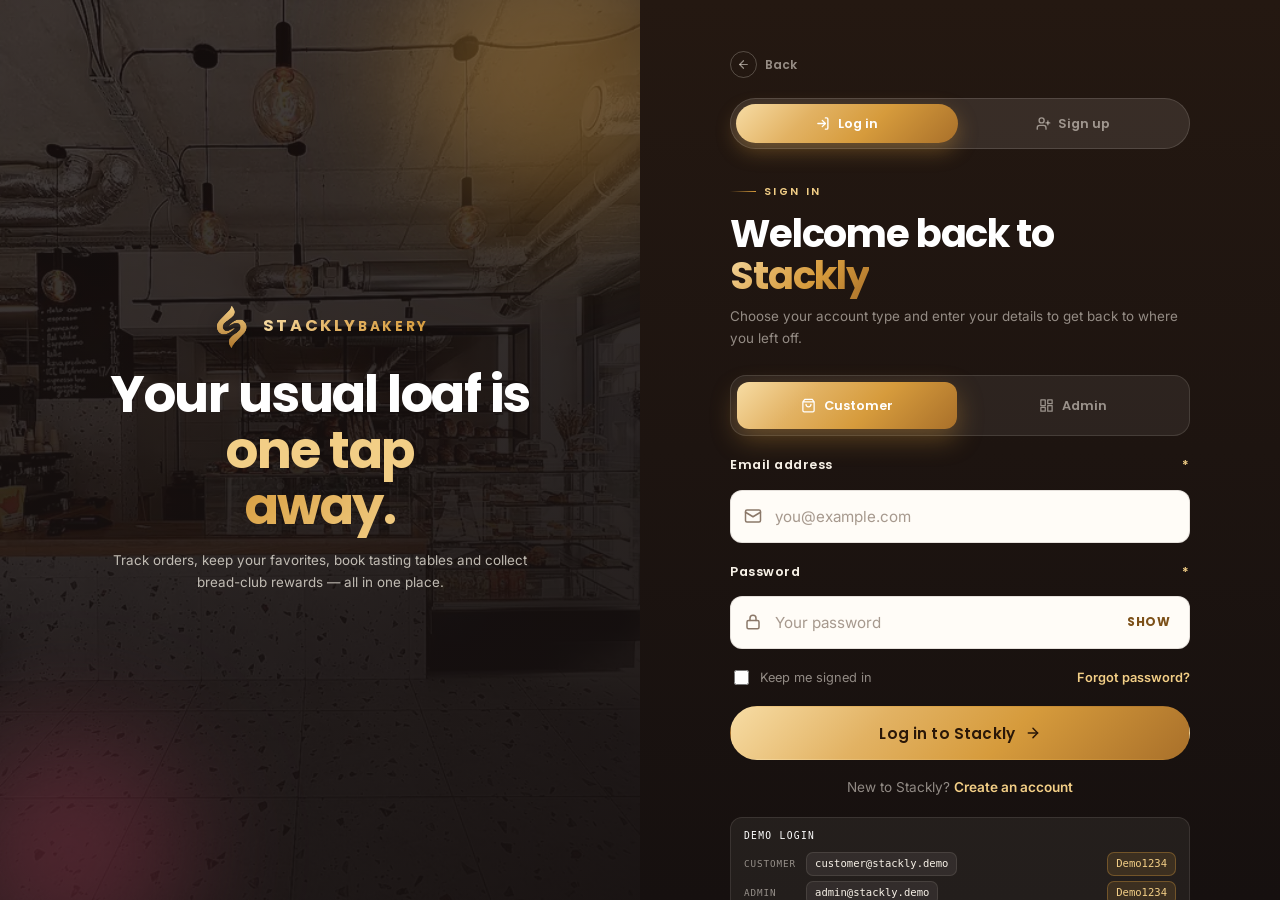
<file: admin-dashboard.html>
<!DOCTYPE html>
<html lang="en">
<head>
<meta charset="utf-8">
<meta name="viewport" content="width=device-width, initial-scale=1">
<title>Admin dashboard — Stackly Bakery</title>
<meta name="description" content="Stackly Bakery admin dashboard: orders, products, customers, reservations, reports and settings.">
<meta name="robots" content="noindex">
<link rel="icon" href="stackly-logo-icon.webp" type="image/webp">
<link rel="preconnect" href="https://fonts.googleapis.com">
<link rel="preconnect" href="https://fonts.gstatic.com" crossorigin>
<link href="https://fonts.googleapis.com/css2?family=Poppins:wght@400;500;600;700;800&family=Inter:wght@400;500;600&display=swap" rel="stylesheet">
<link rel="stylesheet" href="assets/css/site.css">
<link rel="stylesheet" href="assets/css/pages.css">
<link rel="stylesheet" href="assets/css/app.css">
<script src="assets/js/site.js" defer></script>
</head>
<body data-page="admin">
<a class="skip-link" href="#dash-main">Skip to content</a>

<div class="dash" data-dashboard>
  <div class="dash-overlay" data-sidebar-overlay></div>

  <aside class="dash-side" aria-label="Dashboard navigation">
    <button class="dash-side-close" type="button" data-sidebar-close aria-label="Close menu"><svg viewBox="0 0 24 24" fill="none" stroke="currentColor" stroke-width="2.2" stroke-linecap="round" stroke-linejoin="round"><path d="M18 6 6 18"/><path d="m6 6 12 12"/></svg></button>
    <div class="dash-brand"><img src="stackly-logo-icon.webp" alt="Stackly Bakery logo" width="42" height="42"><span>STACKLY</span></div>
    <nav class="dash-nav" data-dash-nav aria-label="Dashboard sections"></nav>
    <div class="dash-side-foot">
      <div class="dash-user">
        <span class="avatar" data-user-initials>DA</span>
        <div><strong data-user-email>admin@stackly.demo</strong><span data-role-name>Bakery admin</span></div>
      </div>
      <button class="dash-signout" type="button" data-logout><svg viewBox="0 0 24 24" fill="none" stroke="currentColor" stroke-width="2.2" stroke-linecap="round" stroke-linejoin="round"><path d="M9 21H5a2 2 0 0 1-2-2V5a2 2 0 0 1 2-2h4"/><path d="m16 17 5-5-5-5"/><path d="M21 12H9"/></svg> Sign out</button>
    </div>
  </aside>

  <div class="dash-main">
    <header class="dash-top">
      <button class="dash-burger" type="button" data-sidebar-toggle aria-label="Open menu"><svg viewBox="0 0 24 24" fill="none" stroke="currentColor" stroke-width="2.2" stroke-linecap="round"><path d="M4 7h16"/><path d="M4 12h16"/><path d="M4 17h16"/></svg></button>
      <div class="dash-title">
        <h1>Bakery overview</h1>
        <p>Wednesday &middot; 142 bakes on the board &middot; 6 orders awaiting confirmation</p>
      </div>
      <div class="dash-top-actions">
        <button class="icon-btn" type="button" data-dashboard-demo aria-label="Notifications"><svg viewBox="0 0 24 24" fill="none" stroke="currentColor" stroke-width="2" stroke-linecap="round" stroke-linejoin="round"><path d="M18 8a6 6 0 1 0-12 0c0 7-3 9-3 9h18s-3-2-3-9"/><path d="M13.7 21a2 2 0 0 1-3.4 0"/></svg><span class="dot"></span></button>
      </div>
    </header>

    <div class="dash-title dash-title--below">
      <h1>Bakery overview</h1>
      <p>Wednesday &middot; 142 bakes on the board &middot; 6 orders awaiting confirmation</p>
    </div>

    <div class="dash-body" id="dash-main">
      <!-- ============ OVERVIEW ============ -->
      <section class="dash-section" id="sec-overview">
        <div class="dash-hero">
          <span class="eyebrow eyebrow--light">Good morning</span>
          <h2>Welcome back, <span data-user-name>Demo Admin</span></h2>
          <p>Orders are up 12% on last Wednesday. Six celebration cakes need confirming before the 11 AM cut-off.</p>
          <div class="dash-hero-actions">
            <a class="button" href="404dash.html" data-dashboard-demo>New order <svg viewBox="0 0 24 24" fill="none" stroke="currentColor" stroke-width="2.2" stroke-linecap="round" stroke-linejoin="round"><path d="M5 12h14"/><path d="m12 5 7 7-7 7"/></svg></a>
            <a class="button button--ghost button--light" href="404dash.html" data-dashboard-demo>View report</a>
          </div>
        </div>

        <div class="kpi-grid">
          <div class="kpi">
            <div class="kpi-head"><span class="kpi-ico"><svg viewBox="0 0 24 24" fill="none" stroke="currentColor" stroke-width="2" stroke-linecap="round" stroke-linejoin="round"><path d="M6 2 3 6v14a2 2 0 0 0 2 2h14a2 2 0 0 0 2-2V6l-3-4zM3 6h18M16 10a4 4 0 0 1-8 0"/></svg></span><span class="kpi-trend"><svg viewBox="0 0 24 24" fill="none" stroke="currentColor" stroke-width="3" stroke-linecap="round"><path d="m6 15 6-6 6 6"/></svg> 12%</span></div>
            <strong data-count="64">0</strong><span>Orders today</span>
          </div>
          <div class="kpi">
            <div class="kpi-head"><span class="kpi-ico kpi-ico--berry"><svg viewBox="0 0 24 24" fill="none" stroke="currentColor" stroke-width="2" stroke-linecap="round" stroke-linejoin="round"><path d="M12 2v20M17 5H9.5a3.5 3.5 0 0 0 0 7h5a3.5 3.5 0 0 1 0 7H6"/></svg></span><span class="kpi-trend"><svg viewBox="0 0 24 24" fill="none" stroke="currentColor" stroke-width="3" stroke-linecap="round"><path d="m6 15 6-6 6 6"/></svg> 8%</span></div>
            <strong>₹<span data-count="3840">0</span></strong><span>Revenue today</span>
          </div>
          <div class="kpi">
            <div class="kpi-head"><span class="kpi-ico kpi-ico--green"><svg viewBox="0 0 24 24" fill="none" stroke="currentColor" stroke-width="2" stroke-linecap="round" stroke-linejoin="round"><path d="M20 6 9 17l-5-5"/></svg></span><span class="kpi-trend"><svg viewBox="0 0 24 24" fill="none" stroke="currentColor" stroke-width="3" stroke-linecap="round"><path d="m6 15 6-6 6 6"/></svg> 4%</span></div>
            <strong data-count="58">0</strong><span>Orders completed</span>
          </div>
          <div class="kpi">
            <div class="kpi-head"><span class="kpi-ico"><svg viewBox="0 0 24 24" fill="none" stroke="currentColor" stroke-width="2" stroke-linecap="round" stroke-linejoin="round"><path d="M12 6v6l4 2"/><circle cx="12" cy="12" r="9"/></svg></span><span class="kpi-trend is-down"><svg viewBox="0 0 24 24" fill="none" stroke="currentColor" stroke-width="3" stroke-linecap="round"><path d="m6 9 6 6 6-6"/></svg> 3%</span></div>
            <strong data-count="6">0</strong><span> awaiting confirmation</span>
          </div>
        </div>

        <div class="grid-2">
          <div class="panel reveal">
            <div class="panel-head"><div><h3>Sales this week</h3><p>Net sales, Monday through Sunday</p></div><a class="text-link" href="404dash.html" data-dashboard-demo>Details</a></div>
            <div class="bars">
              <div class="bar"><i data-bar="54"><b>₹2.1k</b></i><span>Mon</span></div>
              <div class="bar is-alt"><i data-bar="68"><b>₹2.6k</b></i><span>Tue</span></div>
              <div class="bar"><i data-bar="62"><b>₹2.4k</b></i><span>Wed</span></div>
              <div class="bar is-berry"><i data-bar="80"><b>₹3.1k</b></i><span>Thu</span></div>
              <div class="bar"><i data-bar="92"><b>₹3.6k</b></i><span>Fri</span></div>
              <div class="bar is-alt"><i data-bar="100"><b>₹3.9k</b></i><span>Sat</span></div>
              <div class="bar"><i data-bar="47"><b>₹1.8k</b></i><span>Sun</span></div>
            </div>
          </div>

          <div class="panel reveal" data-delay="1">
            <div class="panel-head"><div><h3>Activity feed</h3><p>What happened while you were away</p></div></div>
            <div class="feed">
              <div class="feed-item">
                <span class="feed-ico"><svg viewBox="0 0 24 24" fill="none" stroke="currentColor" stroke-width="2" stroke-linecap="round" stroke-linejoin="round"><path d="M6 2 3 6v14a2 2 0 0 0 2 2h14a2 2 0 0 0 2-2V6l-3-4zM3 6h18"/></svg></span>
                <div class="feed-body"><h4>New order #2841</h4><p>Mara Reyes &middot; 2 sourdough, 6 croissants &middot; ₹46.00</p><time>8 minutes ago</time></div>
              </div>
              <div class="feed-item">
                <span class="feed-ico feed-ico--berry"><svg viewBox="0 0 24 24" fill="none" stroke="currentColor" stroke-width="2" stroke-linecap="round" stroke-linejoin="round"><path d="M4 20h16v-6a4 4 0 0 0-4-4H8a4 4 0 0 0-4 4z"/><path d="M12 6V4"/></svg></span>
                <div class="feed-body"><h4>Cake confirmed</h4><p>Three-tier wedding cake for Saturday, 120 guests</p><time>42 minutes ago</time></div>
              </div>
              <div class="feed-item">
                <span class="feed-ico feed-ico--green"><svg viewBox="0 0 24 24" fill="none" stroke="currentColor" stroke-width="2" stroke-linecap="round" stroke-linejoin="round"><path d="M20 6 9 17l-5-5"/></svg></span>
                <div class="feed-body"><h4>Stock delivered</h4><p>Stone-milled flour, 40kg, from Harlow Mill</p><time>2 hours ago</time></div>
              </div>
              <div class="feed-item">
                <span class="feed-ico"><svg viewBox="0 0 24 24" fill="none" stroke="currentColor" stroke-width="2" stroke-linecap="round" stroke-linejoin="round"><path d="M16 21v-2a4 4 0 0 0-4-4H6a4 4 0 0 0-4 4v2"/><circle cx="9" cy="7" r="4"/></svg></span>
                <div class="feed-body"><h4>New customer</h4><p>Jonas Lindqvist joined the bread club</p><time>3 hours ago</time></div>
              </div>
            </div>
          </div>
        </div>
      </section>

      <!-- ============ ORDERS ============ -->
      <section class="dash-section" id="sec-orders">
        <div class="panel">
          <div class="panel-head">
            <div><h3>Today&rsquo;s orders</h3><p>64 orders &middot; 6 awaiting confirmation</p></div>
            <div class="button-row">
              <a class="button button--sm" href="404dash.html" data-dashboard-demo>Export CSV</a>
              <a class="button button--dark button--sm" href="404dash.html" data-dashboard-demo>+ New order</a>
            </div>
          </div>
          <div class="table-wrap">
            <table class="dash-table">
              <thead><tr><th>Order</th><th>Customer</th><th>Items</th><th>Total</th><th>Status</th><th></th></tr></thead>
              <tbody>
                <tr>
                  <td><b>#2841</b></td>
                  <td><div class="cell-person"><span class="avatar">MR</span><div><b>Mara Reyes</b><span>Pickup 09:30</span></div></div></td>
                  <td>2 sourdough, 6 croissants</td><td><b>₹46.00</b></td><td><span class="status status--wait">Preparing</span></td>
                  <td><a class="button button--sm button--ghost" href="404dash.html" data-dashboard-demo>Open</a></td>
                </tr>
                <tr>
                  <td><b>#2840</b></td>
                  <td><div class="cell-person"><span class="avatar avatar--berry">JL</span><div><b>Jonas Lindqvist</b><span>Delivery 11:00</span></div></div></td>
                  <td>Tiered cake, 3 tiers</td><td><b>₹120.00</b></td><td><span class="status status--ok">Confirmed</span></td>
                  <td><a class="button button--sm button--ghost" href="404dash.html" data-dashboard-demo>Open</a></td>
                </tr>
                <tr>
                  <td><b>#2839</b></td>
                  <td><div class="cell-person"><span class="avatar avatar--ink">AO</span><div><b>Amara Okoye</b><span>Delivery 12:15</span></div></div></td>
                  <td>Weekend platter x2</td><td><b>₹96.00</b></td><td><span class="status status--info">Out for delivery</span></td>
                  <td><a class="button button--sm button--ghost" href="404dash.html" data-dashboard-demo>Open</a></td>
                </tr>
                <tr>
                  <td><b>#2838</b></td>
                  <td><div class="cell-person"><span class="avatar">TS</span><div><b>Theo Sutton</b><span>Pickup 13:00</span></div></div></td>
                  <td>Baguette x3, tarts x4</td><td><b>₹43.00</b></td><td><span class="status status--wait">Awaiting payment</span></td>
                  <td><a class="button button--sm button--ghost" href="404dash.html" data-dashboard-demo>Open</a></td>
                </tr>
                <tr>
                  <td><b>#2837</b></td>
                  <td><div class="cell-person"><span class="avatar avatar--berry">NK</span><div><b>Nadia Karim</b><span>Pickup 15:30</span></div></div></td>
                  <td>Cupcake box, macarons</td><td><b>₹38.00</b></td><td><span class="status status--bad">Cancelled</span></td>
                  <td><a class="button button--sm button--ghost" href="404dash.html" data-dashboard-demo>Open</a></td>
                </tr>
                <tr>
                  <td><b>#2836</b></td>
                  <td><div class="cell-person"><span class="avatar avatar--ink">DP</span><div><b>Diego Paredes</b><span>Delivery 16:00</span></div></div></td>
                  <td>Gift basket x1</td><td><b>₹54.00</b></td><td><span class="status status--ok">Ready</span></td>
                  <td><a class="button button--sm button--ghost" href="404dash.html" data-dashboard-demo>Open</a></td>
                </tr>
              </tbody>
            </table>
          </div>
        </div>
      </section>

      <!-- ============ PRODUCTS ============ -->
      <section class="dash-section" id="sec-products">
        <div class="panel">
          <div class="panel-head">
            <div><h3>Product board</h3><p>31 bakes live &middot; 4 low on stock</p></div>
            <div class="button-row">
              <a class="button button--sm" href="404dash.html" data-dashboard-demo>Import menu</a>
              <a class="button button--dark button--sm" href="404dash.html" data-dashboard-demo>+ Add product</a>
            </div>
          </div>
          <div class="row-list">
            <div class="row-item">
              <img src="assets/img/bread-sourdough.webp" alt="Country sourdough loaf" loading="lazy">
              <div class="row-body"><h4>Country sourdough</h4><p>Breads &middot; 900g boule &middot; SKU BR-001</p></div>
              <div class="row-end"><b>₹8.00</b><span>24 left</span></div>
            </div>
            <div class="row-item">
              <img src="assets/img/cake-chocolate.webp" alt="Chocolate ganache cake" loading="lazy">
              <div class="row-body"><h4>Chocolate ganache cake</h4><p>Cakes &middot; 8&Prime; round &middot; SKU CK-004</p></div>
              <div class="row-end"><b>₹42.00</b><span>6 left</span></div>
            </div>
            <div class="row-item">
              <img src="assets/img/pastry-croissant.webp" alt="Butter croissants" loading="lazy">
              <div class="row-body"><h4>Butter croissant</h4><p>Pastry &middot; Baked daily &middot; SKU PS-002</p></div>
              <div class="row-end"><b>₹4.00</b><span>40 left</span></div>
            </div>
            <div class="row-item">
              <img src="assets/img/dessert-macaron.webp" alt="Macaron set" loading="lazy">
              <div class="row-body"><h4>Macaron set</h4><p>Desserts &middot; Box of six &middot; SKU DS-011</p></div>
              <div class="row-end"><b>₹14.00</b><span>Low &middot; 5 left</span></div>
            </div>
            <div class="row-item">
              <img src="assets/img/combo-platter.webp" alt="Weekend platter" loading="lazy">
              <div class="row-body"><h4>Weekend platter</h4><p>Platters &middot; Serves 8 &middot; SKU CB-001</p></div>
              <div class="row-end"><b>₹48.00</b><span>9 left</span></div>
            </div>
          </div>
        </div>
      </section>

      <!-- ============ CUSTOMERS ============ -->
      <section class="dash-section" id="sec-customers">
        <div class="panel">
          <div class="panel-head">
            <div><h3>Customers</h3><p>1,284 accounts &middot; 96 added this month</p></div>
            <div class="button-row">
              <a class="button button--sm" href="404dash.html" data-dashboard-demo>Message all</a>
              <a class="button button--dark button--sm" href="404dash.html" data-dashboard-demo>+ Add customer</a>
            </div>
          </div>
          <div class="table-wrap">
            <table class="dash-table">
              <thead><tr><th>Customer</th><th>Phone</th><th>Orders</th><th>Lifetime spend</th><th>Tier</th></tr></thead>
              <tbody>
                <tr><td><div class="cell-person"><span class="avatar">MR</span><div><b>Mara Reyes</b><span>mara@example.com</span></div></div></td><td>5551234567</td><td>48</td><td><b>₹1,940</b></td><td><span class="status status--ok">Bread club</span></td></tr>
                <tr><td><div class="cell-person"><span class="avatar avatar--berry">JL</span><div><b>Jonas Lindqvist</b><span>jonas@example.com</span></div></div></td><td>5552234511</td><td>12</td><td><b>₹820</b></td><td><span class="status status--wait">Regular</span></td></tr>
                <tr><td><div class="cell-person"><span class="avatar avatar--ink">AO</span><div><b>Amara Okoye</b><span>amara@example.com</span></div></div></td><td>5558841207</td><td>31</td><td><b>₹3,410</b></td><td><span class="status status--ok">Corporate</span></td></tr>
                <tr><td><div class="cell-person"><span class="avatar">TS</span><div><b>Theo Sutton</b><span>theo@example.com</span></div></div></td><td>5557719043</td><td>5</td><td><b>₹164</b></td><td><span class="status status--info">New</span></td></tr>
                <tr><td><div class="cell-person"><span class="avatar avatar--berry">NK</span><div><b>Nadia Karim</b><span>nadia@example.com</span></div></div></td><td>5556603388</td><td>19</td><td><b>₹975</b></td><td><span class="status status--wait">Regular</span></td></tr>
              </tbody>
            </table>
          </div>
        </div>
      </section>

      <!-- ============ RESERVATIONS ============ -->
      <section class="dash-section" id="sec-reservations">
        <div class="panel">
          <div class="panel-head">
            <div><h3>Tasting tables &amp; pickups</h3><p>3 confirmed today &middot; 1 pending</p></div>
            <a class="button button--dark button--sm" href="404dash.html" data-dashboard-demo>+ New reservation</a>
          </div>
          <div class="row-list">
            <div class="row-item">
              <img src="assets/img/dessert-cheesecake.webp" alt="Berry cheesecake" loading="lazy">
              <div class="row-body"><h4>Tasting table &middot; 4 guests</h4><p>Ada Whitfield &middot; Today 15:00 &middot; Pastry flight</p></div>
              <div class="row-end"><b>15:00</b><span>Confirmed</span></div>
            </div>
            <div class="row-item">
              <img src="assets/img/gift-basket.webp" alt="Brunch gift basket" loading="lazy">
              <div class="row-body"><h4>Order pickup &middot; #2841</h4><p>Mara Reyes &middot; Today 09:30 &middot; Counter 2</p></div>
              <div class="row-end"><b>09:30</b><span>Ready</span></div>
            </div>
            <div class="row-item">
              <img src="assets/img/cake-tiered.webp" alt="Tiered cake" loading="lazy">
              <div class="row-body"><h4>Cake consultation &middot; 2 guests</h4><p>Priya Nair &middot; Tomorrow 11:00 &middot; Wedding brief</p></div>
              <div class="row-end"><b>11:00</b><span>Pending</span></div>
            </div>
            <div class="row-item">
              <img src="assets/img/bread-assorted.webp" alt="Assorted loaves" loading="lazy">
              <div class="row-body"><h4>Bread club collection</h4><p>12 members &middot; Weekly &middot; Saturday 07:30</p></div>
              <div class="row-end"><b>07:30</b><span>Recurring</span></div>
            </div>
          </div>
        </div>
      </section>

      <!-- ============ REPORTS ============ -->
      <section class="dash-section" id="sec-reports">
        <div class="kpi-grid">
          <div class="kpi"><div class="kpi-head"><span class="kpi-ico"><svg viewBox="0 0 24 24" fill="none" stroke="currentColor" stroke-width="2" stroke-linecap="round"><path d="M3 3v18h18M7 15l4-5 3 3 5-7"/></svg></span></div><strong>₹<span data-count="98400">0</span></strong><span>Sales this quarter</span></div>
          <div class="kpi"><div class="kpi-head"><span class="kpi-ico kpi-ico--berry"><svg viewBox="0 0 24 24" fill="none" stroke="currentColor" stroke-width="2" stroke-linecap="round"><path d="M6 2 3 6v14a2 2 0 0 0 2 2h14a2 2 0 0 0 2-2V6l-3-4z"/></svg></span></div><strong data-count="4180">0</strong><span>Orders fulfilled</span></div>
          <div class="kpi"><div class="kpi-head"><span class="kpi-ico kpi-ico--green"><svg viewBox="0 0 24 24" fill="none" stroke="currentColor" stroke-width="2" stroke-linecap="round"><path d="M20 6 9 17l-5-5"/></svg></span></div><strong data-count="96">0</strong><span>% on-time handoff</span></div>
          <div class="kpi"><div class="kpi-head"><span class="kpi-ico"><svg viewBox="0 0 24 24" fill="none" stroke="currentColor" stroke-width="2" stroke-linecap="round"><path d="m12 2 3 7 7 .5-5.4 4.6L18.3 21 12 17.3 5.7 21l1.7-6.9L2 9.5 9 9z"/></svg></span></div><strong data-count="4.9">0</strong><span>Average rating</span></div>
        </div>

        <div class="grid-2">
          <div class="panel reveal">
            <div class="panel-head"><div><h3>Category performance</h3><p>Share of revenue this quarter</p></div></div>
            <div class="meter" style="margin-bottom:1.1rem"><div class="meter-head"><span>Breads</span><b>32%</b></div><div class="meter-track"><i class="meter-fill" data-meter="32"></i></div></div>
            <div class="meter" style="margin-bottom:1.1rem"><div class="meter-head"><span>Cakes</span><b>28%</b></div><div class="meter-track"><i class="meter-fill" data-meter="28"></i></div></div>
            <div class="meter" style="margin-bottom:1.1rem"><div class="meter-head"><span>Pastry</span><b>24%</b></div><div class="meter-track"><i class="meter-fill" data-meter="24"></i></div></div>
            <div class="meter"><div class="meter-head"><span>Drinks &amp; gifts</span><b>16%</b></div><div class="meter-track"><i class="meter-fill" data-meter="16"></i></div></div>
          </div>
          <div class="panel panel--dark reveal" data-delay="1">
            <div class="panel-head"><div><h3>Weekly goal</h3><p>Revenue against a ₹19,000 target</p></div></div>
            <div class="meter" style="margin-bottom:1.1rem"><div class="meter-head"><span>Progress</span><b>78%</b></div><div class="meter-track"><i class="meter-fill" data-meter="78"></i></div></div>
            <div class="meter" style="margin-bottom:1.1rem"><div class="meter-head"><span>Pre-orders filled</span><b>91%</b></div><div class="meter-track"><i class="meter-fill" data-meter="91"></i></div></div>
            <div class="meter"><div class="meter-head"><span>Waste under budget</span><b>64%</b></div><div class="meter-track"><i class="meter-fill" data-meter="64"></i></div></div>
            <div class="form-actions"><a class="button button--light button--wide" href="404dash.html" data-dashboard-demo>Download full report</a></div>
          </div>
        </div>
      </section>

      <!-- ============ SETTINGS ============ -->
      <section class="dash-section" id="sec-settings">
        <div class="grid-2">
          <div class="panel">
            <div class="panel-head"><div><h3>Bakery profile</h3><p>Shown on receipts and the website footer</p></div></div>
            <div class="field">
              <label class="form-label" for="set-name">Bakery name</label>
              <input class="input" id="set-name" type="text" value="Stackly Bakery">
            </div>
            <div class="form-row">
              <div class="field">
                <label class="form-label" for="set-email">Contact email</label>
                <input class="input" id="set-email" type="email" value="hello@stackly.com">
              </div>
              <div class="field">
                <label class="form-label" for="set-phone">Phone number <small>10 digits</small></label>
                <input class="input" id="set-phone" type="tel" value="5552401188">
              </div>
            </div>
            <div class="field">
              <label class="form-label" for="set-city">Neighbourhood</label>
              <div class="custom-select">
                <input class="select-hidden" id="set-city" type="hidden" name="city" value="riverside">
                <button class="select-trigger" type="button" aria-haspopup="listbox" aria-expanded="false" data-placeholder="Choose a neighbourhood">
                  <span class="select-label">Riverside Quarter</span>
                  <span class="select-caret"><svg viewBox="0 0 24 24" fill="none" stroke="currentColor" stroke-width="2.2" stroke-linecap="round" stroke-linejoin="round" width="16" height="16" aria-hidden="true"><path d="m6 9 6 6 6-6"/></svg></span>
                </button>
                <div class="select-menu" role="listbox" aria-label="Neighbourhood">
                  <div class="select-option" role="option" tabindex="0" data-value="riverside" data-label="Riverside Quarter" aria-selected="true">Riverside Quarter</div>
                  <div class="select-option" role="option" tabindex="0" data-value="oldtown" data-label="Old Town" aria-selected="false">Old Town</div>
                  <div class="select-option" role="option" tabindex="0" data-value="harbour" data-label="Harbour District" aria-selected="false">Harbour District</div>
                </div>
              </div>
            </div>
            <div class="form-actions">
              <button class="button" type="button" data-dashboard-demo>Save changes</button>
              <button class="button button--ghost" type="button" data-dashboard-demo>Discard</button>
            </div>
          </div>

          <div class="panel panel--dark">
            <div class="panel-head"><div><h3>Store hours</h3><p>Used for pickup slots on the menu</p></div></div>
            <div class="field-row">
              <div class="field"><label class="form-label" for="set-open">Opens</label><input class="input" id="set-open" type="time" value="07:00"></div>
              <div class="field"><label class="form-label" for="set-close">Closes</label><input class="input" id="set-close" type="time" value="19:00"></div>
            </div>
            <div class="field">
              <label class="form-label">Order cut-off</label>
              <div class="check-grid">
                <label class="check-chip is-on"><input type="checkbox" checked> Same-day orders</label>
                <label class="check-chip is-on"><input type="checkbox" checked> Celebration cakes</label>
                <label class="check-chip"><input type="checkbox"> Sunday baking</label>
              </div>
            </div>
            <div class="form-actions">
              <button class="button button--light" type="button" data-dashboard-demo>Update hours</button>
            </div>
          </div>
        </div>
      </section>
    </div>
  </div>
</div>
</body>
</html>
</file>
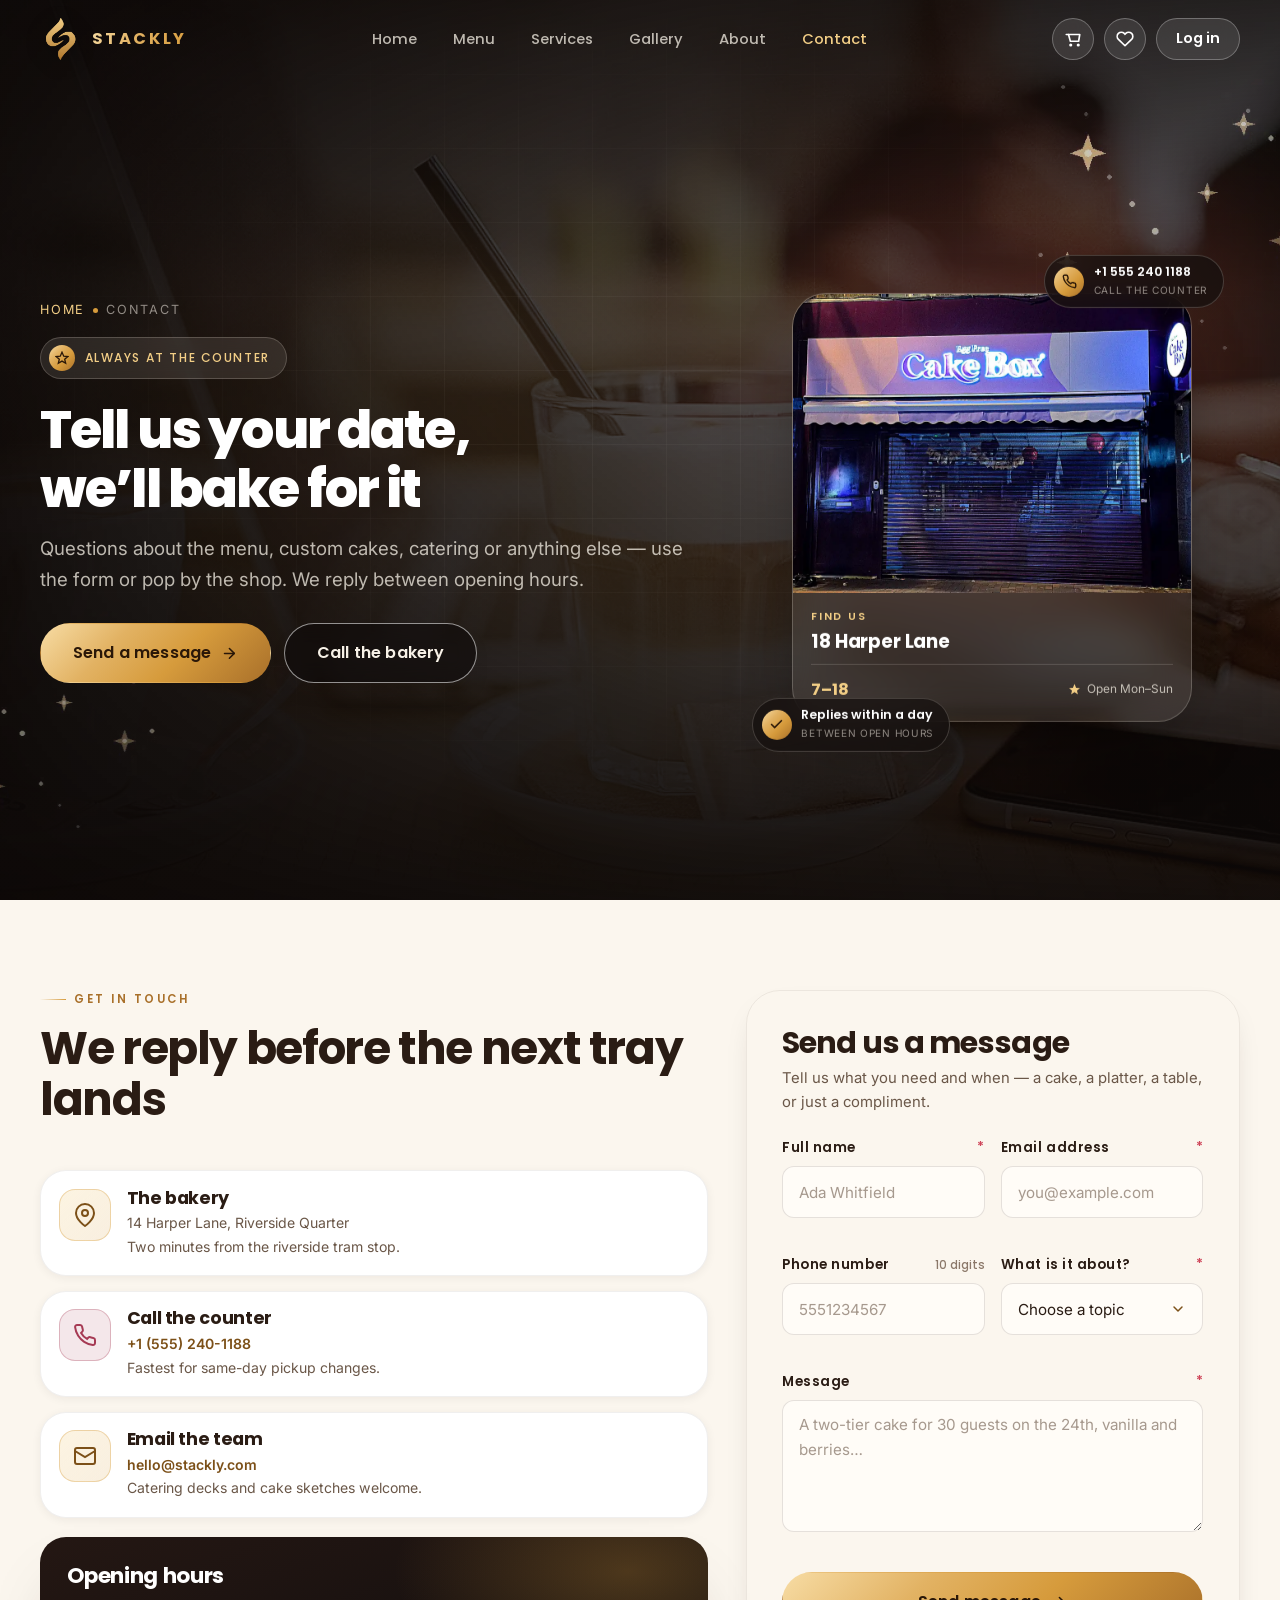
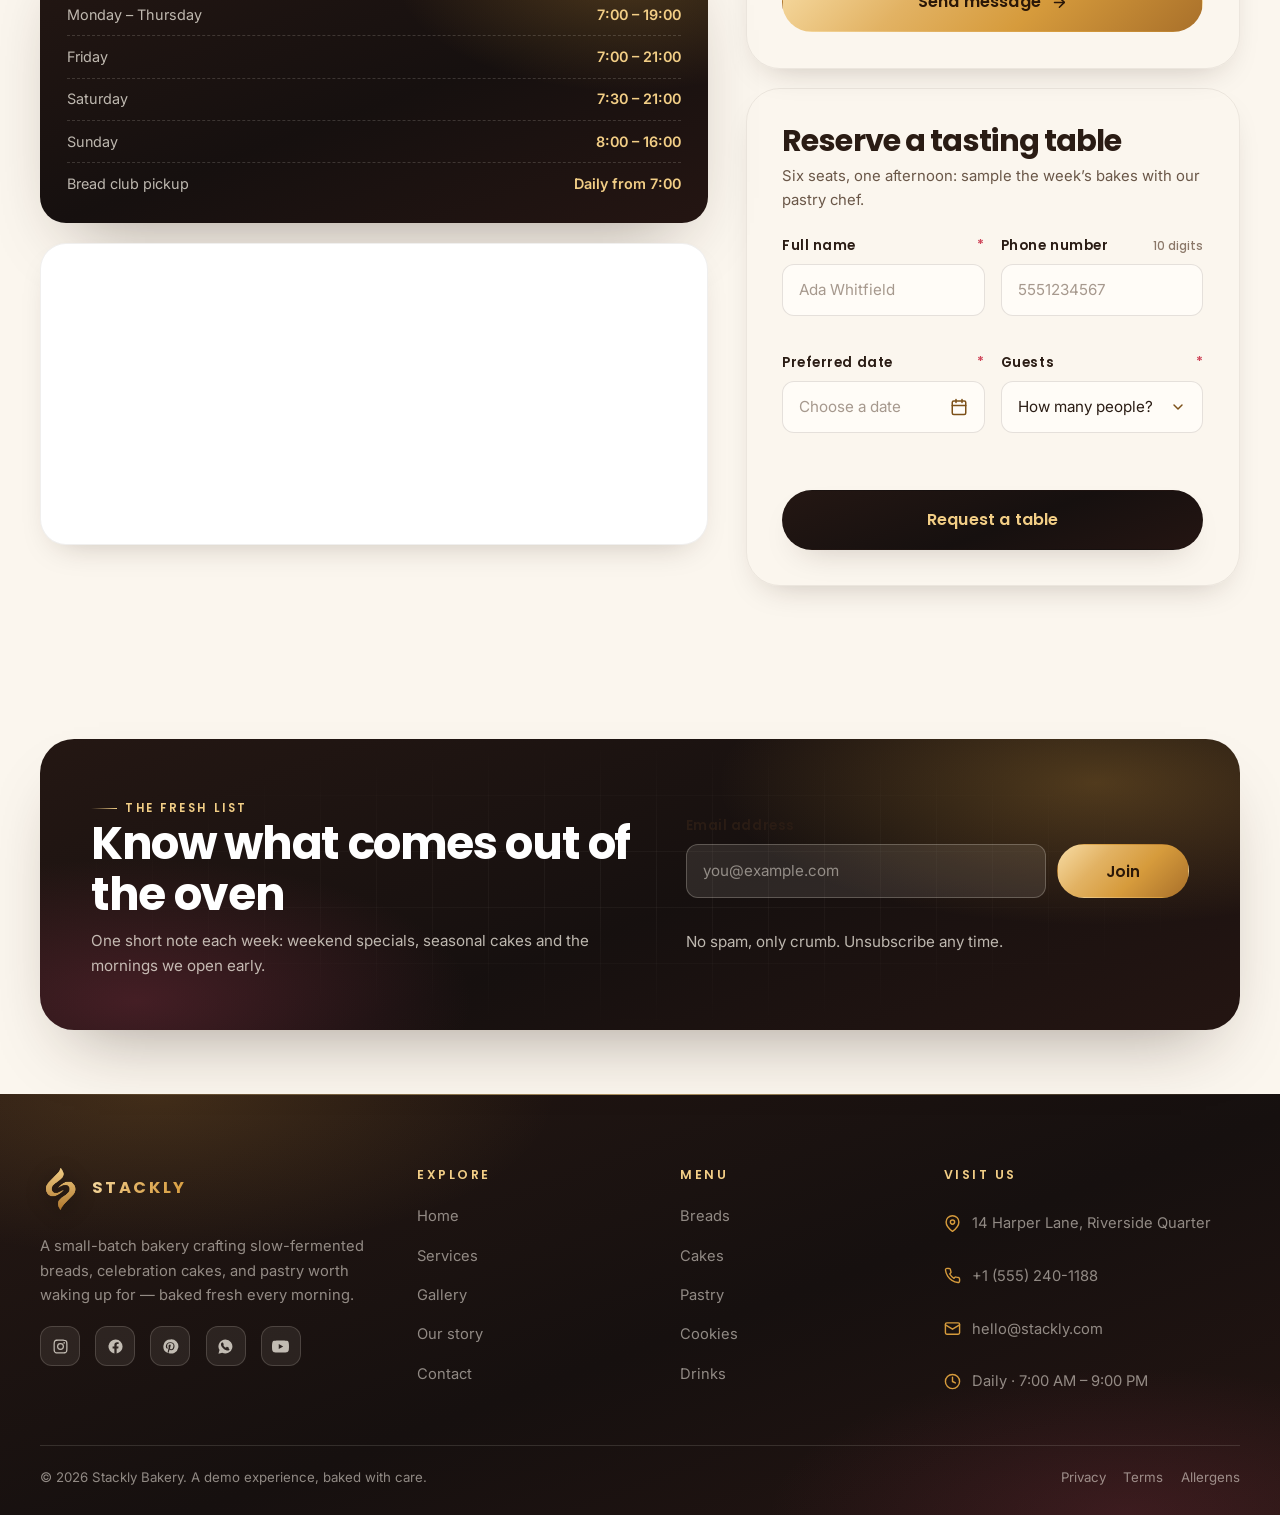
<file: contact.html>
<!DOCTYPE html>
<html lang="en">
<head>
<meta charset="utf-8">
<meta name="viewport" content="width=device-width, initial-scale=1">
<title>Contact — Stackly Bakery</title>
<meta name="description" content="Visit, call or message Stackly Bakery at 14 Harper Lane. Opening hours, catering enquiries and celebration cake consultations.">
<link rel="icon" href="stackly-logo-icon.webp" type="image/webp">
<link rel="preconnect" href="https://fonts.googleapis.com">
<link rel="preconnect" href="https://fonts.gstatic.com" crossorigin>
<link href="https://fonts.googleapis.com/css2?family=Poppins:wght@400;500;600;700;800&family=Inter:wght@400;500;600&display=swap" rel="stylesheet">
<link rel="stylesheet" href="assets/css/site.css">
<link rel="stylesheet" href="assets/css/pages.css">
<link rel="stylesheet" href="assets/css/app.css">
<script src="assets/js/site.js" defer></script>
</head>
<body data-page="contact">
<a class="skip-link" href="#main">Skip to content</a>
<div class="scroll-progress"><i></i></div>
<div class="cursor-glow" aria-hidden="true"></div>

<div data-site-header></div>

<main id="main">
  <section class="hero hero--page">
    <div class="hero-media">
      <img class="hero-photo" src="assets/img/hero-contact.webp" alt="Warm bakery interior with tables and hanging lights" fetchpriority="high">
      <div class="hero-veil"><picture><source srcset="assets/img/veil-gold-anim.webp" type="image/webp"><img src="assets/img/veil-gold-anim.gif" alt=""></picture></div>
    </div>
    <img class="hero-spark" src="assets/img/sparkle-anim.webp" alt="" aria-hidden="true">
    <img class="hero-spark hero-spark--2" src="assets/img/sparkle-anim.webp" alt="" aria-hidden="true">
    <div class="container hero-inner">
      <div class="hero-copy">
        <nav class="breadcrumb" aria-label="Breadcrumb"><a href="index.html">Home</a><i></i><span>Contact</span></nav>
        <span class="hero-badge"><i><svg viewBox="0 0 24 24" fill="none" stroke="currentColor" stroke-width="2.2" stroke-linecap="round"><path d="M12 2 15 9l7 .5-5.4 4.6L18.3 21 12 17.3 5.7 21l1.7-6.9L2 9.5 9 9z"/></svg></i> Always at the counter</span>
        <h1><span class="line"><span>Tell us your date,</span></span><span class="line"><span>we&rsquo;ll bake for it</span></span></h1>
        <p class="hero-lede">Questions about the menu, custom cakes, catering or anything else &mdash; use the form or pop by the shop. We reply between opening hours.</p>
        <div class="button-row">
          <a class="button button--lg" href="#contact-form">Send a message <svg viewBox="0 0 24 24" fill="none" stroke="currentColor" stroke-width="2.2" stroke-linecap="round" stroke-linejoin="round"><path d="M5 12h14"/><path d="m12 5 7 7-7 7"/></svg></a>
          <a class="button button--ghost button--lg" href="tel:+15552401188">Call the bakery</a>
        </div>
      </div>

      <div class="hero-visual">
        <figure class="hero-visual-card">
          <img src="assets/img/story-storefront.webp" alt="">
          <figcaption>
            <span class="hero-visual-eyebrow">Find us</span>
            <strong class="hero-visual-title">18 Harper Lane</strong>
            <div class="hero-visual-meta">
              <span class="hero-visual-price">7&ndash;18</span>
              <span class="hero-visual-rate"><svg viewBox="0 0 24 24" aria-hidden="true"><path d="m12 2 3 7 7 .5-5.4 4.6L18.3 21 12 17.3 5.7 21l1.7-6.9L2 9.5 9 9z"/></svg> Open Mon&ndash;Sun</span>
            </div>
          </figcaption>
        </figure>
        <div class="hero-visual-chip hero-visual-chip--top">
          <i><svg viewBox="0 0 24 24" fill="none" stroke="currentColor" stroke-width="2.2" stroke-linecap="round" stroke-linejoin="round" aria-hidden="true"><path d="M22 16.9v3a2 2 0 0 1-2.2 2 19.8 19.8 0 0 1-8.6-3.1 19.5 19.5 0 0 1-6-6A19.8 19.8 0 0 1 2.1 4.2 2 2 0 0 1 4.1 2h3a2 2 0 0 1 2 1.7c.1.9.4 1.8.7 2.7a2 2 0 0 1-.5 2.1L8.1 9.7a16 16 0 0 0 6 6l1.2-1.2a2 2 0 0 1 2.1-.5c.9.3 1.8.6 2.7.7a2 2 0 0 1 1.7 2z"/></svg></i>
          <div><strong>+1 555 240 1188</strong><span>Call the counter</span></div>
        </div>
        <div class="hero-visual-chip hero-visual-chip--bottom">
          <i><svg viewBox="0 0 24 24" fill="none" stroke="currentColor" stroke-width="2.4" stroke-linecap="round" stroke-linejoin="round" aria-hidden="true"><path d="M20 6 9 17l-5-5"/></svg></i>
          <div><strong>Replies within a day</strong><span>Between open hours</span></div>
        </div>
      </div>
    </div>
  </section>

  <section class="section">
    <div class="container">
      <div class="contact-layout">
        <div class="reveal">
          <div class="section-head" style="margin-bottom:1.4rem">
            <span class="eyebrow">Get in touch</span>
            <h2 class="section-title">We reply before the next tray lands</h2>
          </div>

          <div class="contact-info" style="margin-bottom:1.2rem">
            <div class="info-card">
              <span class="icon-badge"><svg viewBox="0 0 24 24" fill="none" stroke="currentColor" stroke-width="2" stroke-linecap="round"><path d="M21 10c0 7-9 13-9 13s-9-6-9-13a9 9 0 0 1 18 0z"/><circle cx="12" cy="10" r="3"/></svg></span>
              <div><h4>The bakery</h4><p>14 Harper Lane, Riverside Quarter<br>Two minutes from the riverside tram stop.</p></div>
            </div>
            <div class="info-card">
              <span class="icon-badge icon-badge--berry"><svg viewBox="0 0 24 24" fill="none" stroke="currentColor" stroke-width="2" stroke-linecap="round"><path d="M22 16.9v3a2 2 0 0 1-2.2 2 19.8 19.8 0 0 1-8.6-3.1 19.5 19.5 0 0 1-6-6A19.8 19.8 0 0 1 2.1 4.2 2 2 0 0 1 4.1 2h3a2 2 0 0 1 2 1.7c.1 1 .4 1.9.7 2.8a2 2 0 0 1-.5 2.1L8.1 9.9a16 16 0 0 0 6 6l1.3-1.3a2 2 0 0 1 2.1-.4c.9.3 1.8.6 2.8.7a2 2 0 0 1 1.7 2z"/></svg></span>
              <div><h4>Call the counter</h4><p><a href="tel:+15552401188">+1 (555) 240-1188</a><br>Fastest for same-day pickup changes.</p></div>
            </div>
            <div class="info-card">
              <span class="icon-badge"><svg viewBox="0 0 24 24" fill="none" stroke="currentColor" stroke-width="2" stroke-linecap="round"><rect x="2" y="4" width="20" height="16" rx="2"/><path d="m22 7-10 6L2 7"/></svg></span>
              <div><h4>Email the team</h4><p><a href="mailto:hello@stackly.com">hello@stackly.com</a><br>Catering decks and cake sketches welcome.</p></div>
            </div>
          </div>

          <div class="hours-card reveal">
            <h3>Opening hours</h3>
            <ul class="hours-list">
              <li><span>Monday &ndash; Thursday</span><b>7:00 &ndash; 19:00</b></li>
              <li><span>Friday</span><b>7:00 &ndash; 21:00</b></li>
              <li><span>Saturday</span><b>7:30 &ndash; 21:00</b></li>
              <li><span>Sunday</span><b>8:00 &ndash; 16:00</b></li>
              <li><span>Bread club pickup</span><b>Daily from 7:00</b></li>
            </ul>
          </div>

          <div class="map-embed reveal">
            <iframe src="https://www.google.com/maps?q=14%20Harper%20Lane%2C%20Riverside%20Quarter&amp;output=embed" title="Map showing Stackly Bakery at 14 Harper Lane, Riverside Quarter" loading="lazy" referrerpolicy="no-referrer-when-downgrade" allowfullscreen></iframe>
          </div>
        </div>

        <div class="reveal" data-delay="1">
          <div class="form-card" style="margin-bottom:1.2rem">
            <h2>Send us a message</h2>
            <p>Tell us what you need and when &mdash; a cake, a platter, a table, or just a compliment.</p>
            <form id="contact-form" novalidate>
              <div class="form-row">
                <div class="field">
                  <label class="form-label" for="contact-name">Full name <span class="req">*</span></label>
                  <input class="input" id="contact-name" type="text" name="name" placeholder="Ada Whitfield" autocomplete="name" data-validate="name" required>
                  <span class="field-error"></span>
                </div>
                <div class="field">
                  <label class="form-label" for="contact-email">Email address <span class="req">*</span></label>
                  <input class="input" id="contact-email" type="email" name="email" placeholder="you@example.com" autocomplete="email" data-validate="email" required>
                  <span class="field-error"></span>
                </div>
              </div>
              <div class="form-row">
                <div class="field">
                  <label class="form-label" for="contact-phone">Phone number <small>10 digits</small></label>
                  <input class="input" id="contact-phone" type="tel" name="phone" inputmode="numeric" placeholder="5551234567" autocomplete="tel" data-validate="phone" required>
                  <span class="field-error"></span>
                </div>
                <div class="field">
                  <label class="form-label" for="contact-topic">What is it about? <span class="req">*</span></label>
                  <div class="custom-select">
                    <input class="select-hidden" id="contact-topic" type="hidden" name="topic" value="" data-validate="required" required>
                    <button class="select-trigger" type="button" aria-haspopup="listbox" aria-expanded="false" data-placeholder="Choose a topic">
                      <span class="select-label">Choose a topic</span>
                      <span class="select-caret"><svg viewBox="0 0 24 24" fill="none" stroke="currentColor" stroke-width="2.2" stroke-linecap="round" stroke-linejoin="round" width="16" height="16" aria-hidden="true"><path d="m6 9 6 6 6-6"/></svg></span>
                    </button>
                    <div class="select-menu" role="listbox" aria-label="Topic">
                      <div class="select-option" role="option" tabindex="0" data-value="cake" data-label="Celebration cake" aria-selected="false"><svg viewBox="0 0 24 24" fill="none" stroke="currentColor" stroke-width="2" stroke-linecap="round"><path d="M4 20h16v-6a4 4 0 0 0-4-4H8a4 4 0 0 0-4 4z"/><path d="M12 6V4"/></svg> Celebration cake</div>
                      <div class="select-option" role="option" tabindex="0" data-value="catering" data-label="Catering &amp; platters" aria-selected="false"><svg viewBox="0 0 24 24" fill="none" stroke="currentColor" stroke-width="2" stroke-linecap="round"><path d="M3 12h18M6 12V8a6 6 0 0 1 12 0v4M5 12v6a2 2 0 0 0 2 2h10a2 2 0 0 0 2-2v-6"/></svg> Catering &amp; platters</div>
                      <div class="select-option" role="option" tabindex="0" data-value="bread-club" data-label="Bread club" aria-selected="false"><svg viewBox="0 0 24 24" fill="none" stroke="currentColor" stroke-width="2" stroke-linecap="round"><path d="M4 12c0-4 3.6-7 8-7s8 3 8 7c0 4.4-3.6 6-8 6s-8-1.6-8-6z"/></svg> Bread club</div>
                      <div class="select-option" role="option" tabindex="0" data-value="feedback" data-label="Feedback" aria-selected="false"><svg viewBox="0 0 24 24" fill="none" stroke="currentColor" stroke-width="2" stroke-linecap="round"><path d="M21 15a2 2 0 0 1-2 2H7l-4 4V5a2 2 0 0 1 2-2h14a2 2 0 0 1 2 2z"/></svg> Feedback</div>
                      <div class="select-option" role="option" tabindex="0" data-value="other" data-label="Something else" aria-selected="false"><svg viewBox="0 0 24 24" fill="none" stroke="currentColor" stroke-width="2" stroke-linecap="round"><circle cx="12" cy="12" r="9"/><path d="M12 8h.01M11 12h1v4h1"/></svg> Something else</div>
                    </div>
                  </div>
                  <span class="field-error"></span>
                </div>
              </div>
              <div class="field">
                <label class="form-label" for="contact-message">Message <span class="req">*</span></label>
                <textarea class="textarea" id="contact-message" name="message" placeholder="A two-tier cake for 30 guests on the 24th, vanilla and berries…" data-validate="message" required></textarea>
                <span class="field-error"></span>
              </div>
              <div class="form-actions">
                <button class="button button--lg" type="submit">Send message <svg viewBox="0 0 24 24" fill="none" stroke="currentColor" stroke-width="2.2" stroke-linecap="round" stroke-linejoin="round"><path d="M5 12h14"/><path d="m12 5 7 7-7 7"/></svg></button>
              </div>
            </form>
            <div class="form-success"><svg viewBox="0 0 24 24" fill="none" stroke="currentColor" stroke-width="2.2" stroke-linecap="round" stroke-linejoin="round"><path d="M20 6 9 17l-5-5"/></svg> Thank you &mdash; your note is with the team. We reply within one business day.</div>
          </div>

          <div class="form-card">
            <h2>Reserve a tasting table</h2>
            <p>Six seats, one afternoon: sample the week&rsquo;s bakes with our pastry chef.</p>
            <form id="booking-form" novalidate>
              <div class="form-row">
                <div class="field">
                  <label class="form-label" for="book-name">Full name <span class="req">*</span></label>
                  <input class="input" id="book-name" type="text" name="name" placeholder="Ada Whitfield" autocomplete="name" data-validate="name" required>
                  <span class="field-error"></span>
                </div>
                <div class="field">
                  <label class="form-label" for="book-phone">Phone number <small>10 digits</small></label>
                  <input class="input" id="book-phone" type="tel" name="phone" inputmode="numeric" placeholder="5551234567" autocomplete="tel" data-validate="phone" required>
                  <span class="field-error"></span>
                </div>
              </div>
              <div class="form-row">
                <div class="field">
                  <label class="form-label" for="book-date">Preferred date <span class="req">*</span></label>
                  <div class="date-field" data-date-picker>
                    <input type="hidden" id="book-date" name="date" value="" data-validate="required" required>
                    <button class="input date-trigger is-placeholder" type="button" aria-haspopup="dialog" aria-expanded="false" data-placeholder="Choose a date">
                      <span class="date-trigger-text">Choose a date</span>
                      <span class="date-trigger-ico"><svg viewBox="0 0 24 24" fill="none" stroke="currentColor" stroke-width="2" stroke-linecap="round" stroke-linejoin="round" width="18" height="18" aria-hidden="true"><rect x="3" y="4" width="18" height="18" rx="2"/><path d="M16 2v4M8 2v4M3 10h18"/></svg></span>
                    </button>
                    <div class="date-panel" role="dialog" aria-label="Choose a preferred date" hidden>
                      <div class="date-panel-head">
                        <button class="date-nav" type="button" data-date-prev aria-label="Previous month"><svg viewBox="0 0 24 24" fill="none" stroke="currentColor" stroke-width="2.2" stroke-linecap="round" stroke-linejoin="round" width="16" height="16" aria-hidden="true"><path d="m15 18-6-6 6-6"/></svg></button>
                        <span class="date-panel-title" data-date-title></span>
                        <button class="date-nav" type="button" data-date-next aria-label="Next month"><svg viewBox="0 0 24 24" fill="none" stroke="currentColor" stroke-width="2.2" stroke-linecap="round" stroke-linejoin="round" width="16" height="16" aria-hidden="true"><path d="m9 18 6-6-6-6"/></svg></button>
                      </div>
                      <div class="date-weekdays" data-date-weekdays aria-hidden="true"></div>
                      <div class="date-grid" data-date-grid></div>
                      <button class="date-clear" type="button" data-date-clear hidden>Clear date</button>
                    </div>
                  </div>
                  <span class="field-error"></span>
                </div>
                <div class="field">
                  <label class="form-label" for="book-guests">Guests <span class="req">*</span></label>
                  <div class="custom-select">
                    <input class="select-hidden" id="book-guests" type="hidden" name="guests" value="" data-validate="required" required>
                    <button class="select-trigger" type="button" aria-haspopup="listbox" aria-expanded="false" data-placeholder="How many people?">
                      <span class="select-label">How many people?</span>
                      <span class="select-caret"><svg viewBox="0 0 24 24" fill="none" stroke="currentColor" stroke-width="2.2" stroke-linecap="round" stroke-linejoin="round" width="16" height="16" aria-hidden="true"><path d="m6 9 6 6 6-6"/></svg></span>
                    </button>
                    <div class="select-menu" role="listbox" aria-label="Number of guests">
                      <div class="select-option" role="option" tabindex="0" data-value="2" data-label="2 guests" aria-selected="false">2 guests</div>
                      <div class="select-option" role="option" tabindex="0" data-value="3" data-label="3 guests" aria-selected="false">3 guests</div>
                      <div class="select-option" role="option" tabindex="0" data-value="4" data-label="4 guests" aria-selected="false">4 guests</div>
                      <div class="select-option" role="option" tabindex="0" data-value="6" data-label="6 guests" aria-selected="false">6 guests</div>
                    </div>
                  </div>
                  <span class="field-error"></span>
                </div>
              </div>
              <div class="form-actions">
                <button class="button button--dark button--lg" type="submit">Request a table</button>
              </div>
            </form>
            <div class="form-success"><svg viewBox="0 0 24 24" fill="none" stroke="currentColor" stroke-width="2.2" stroke-linecap="round" stroke-linejoin="round"><path d="M20 6 9 17l-5-5"/></svg> Table requested &mdash; we will confirm by text within a few hours.</div>
          </div>
        </div>
      </div>
    </div>
  </section>

  <section class="section section--tight">
    <div class="container">
      <div class="newsletter reveal">
        <div class="newsletter-inner">
          <div>
            <span class="eyebrow eyebrow--light">The fresh list</span>
            <h2 class="section-title">Know what comes out of the oven</h2>
            <p>One short note each week: weekend specials, seasonal cakes and the mornings we open early.</p>
          </div>
          <form class="newsletter-form" id="newsletter-form" novalidate>
            <div class="field" style="margin:0">
              <label class="form-label" for="news-email">Email address</label>
              <div class="newsletter-row">
                <input class="input" id="news-email" type="email" name="email" placeholder="you@example.com" data-validate="email" autocomplete="email" required>
                <button class="button" type="submit">Join</button>
              </div>
              <span class="field-error"></span>
            </div>
            <div class="newsletter-success" role="status">
              <svg viewBox="0 0 24 24" fill="none" stroke="currentColor" stroke-width="2.4" stroke-linecap="round" stroke-linejoin="round" aria-hidden="true"><path d="M20 6 9 17l-5-5"/></svg>
              <span>You&rsquo;re on the list &mdash; check your inbox for a welcome note.</span>
            </div>
            <p class="newsletter-note" style="grid-column:1/-1">No spam, only crumb. Unsubscribe any time.</p>
          </form>
        </div>
      </div>
    </div>
  </section>
</main>

<div data-site-footer></div>
</body>
</html>
</file>
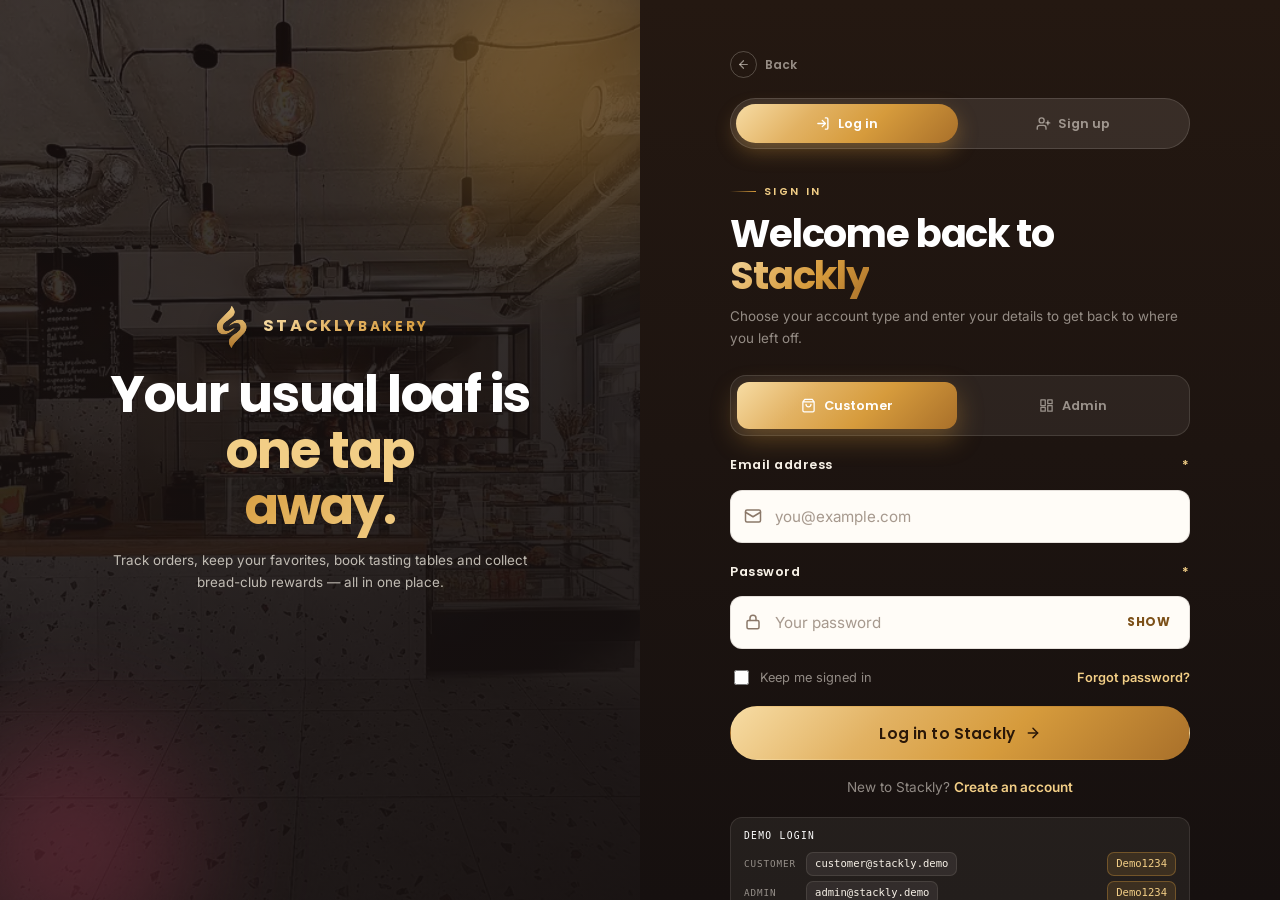
<file: customer-dashboard.html>
<!DOCTYPE html>
<html lang="en">
<head>
<meta charset="utf-8">
<meta name="viewport" content="width=device-width, initial-scale=1">
<title>My dashboard — Stackly Bakery</title>
<meta name="description" content="Stackly Bakery customer dashboard: track orders, favorites, bread-club rewards and reservations.">
<meta name="robots" content="noindex">
<link rel="icon" href="stackly-logo-icon.webp" type="image/webp">
<link rel="preconnect" href="https://fonts.googleapis.com">
<link rel="preconnect" href="https://fonts.gstatic.com" crossorigin>
<link href="https://fonts.googleapis.com/css2?family=Poppins:wght@400;500;600;700;800&family=Inter:wght@400;500;600&display=swap" rel="stylesheet">
<link rel="stylesheet" href="assets/css/site.css">
<link rel="stylesheet" href="assets/css/pages.css">
<link rel="stylesheet" href="assets/css/app.css">
<script src="assets/js/site.js" defer></script>
</head>
<body data-page="customer">
<a class="skip-link" href="#dash-main">Skip to content</a>

<div class="dash" data-dashboard>
  <div class="dash-overlay" data-sidebar-overlay></div>

  <aside class="dash-side" aria-label="Dashboard navigation">
    <button class="dash-side-close" type="button" data-sidebar-close aria-label="Close menu"><svg viewBox="0 0 24 24" fill="none" stroke="currentColor" stroke-width="2.2" stroke-linecap="round" stroke-linejoin="round"><path d="M18 6 6 18"/><path d="m6 6 12 12"/></svg></button>
    <div class="dash-brand"><img src="stackly-logo-icon.webp" alt="Stackly Bakery logo" width="42" height="42"><span>STACKLY</span></div>
    <nav class="dash-nav" data-dash-nav aria-label="Dashboard sections"></nav>
    <div class="dash-side-foot">
      <div class="dash-user">
        <span class="avatar" data-user-initials>DC</span>
        <div><strong data-user-email>customer@stackly.demo</strong><span data-role-name>Bread club member</span></div>
      </div>
      <button class="dash-signout" type="button" data-logout><svg viewBox="0 0 24 24" fill="none" stroke="currentColor" stroke-width="2.2" stroke-linecap="round" stroke-linejoin="round"><path d="M9 21H5a2 2 0 0 1-2-2V5a2 2 0 0 1 2-2h4"/><path d="m16 17 5-5-5-5"/><path d="M21 12H9"/></svg> Sign out</button>
    </div>
  </aside>

  <div class="dash-main">
    <header class="dash-top">
      <button class="dash-burger" type="button" data-sidebar-toggle aria-label="Open menu"><svg viewBox="0 0 24 24" fill="none" stroke="currentColor" stroke-width="2.2" stroke-linecap="round"><path d="M4 7h16"/><path d="M4 12h16"/><path d="M4 17h16"/></svg></button>
      <div class="dash-title">
        <h1>My kitchen table</h1>
        <p>1 order in progress &middot; 2 reservations this week &middot; 340 bread-club points</p>
      </div>
      <div class="dash-top-actions">
        <button class="icon-btn" type="button" data-dashboard-demo aria-label="Notifications"><svg viewBox="0 0 24 24" fill="none" stroke="currentColor" stroke-width="2" stroke-linecap="round" stroke-linejoin="round"><path d="M18 8a6 6 0 1 0-12 0c0 7-3 9-3 9h18s-3-2-3-9"/><path d="M13.7 21a2 2 0 0 1-3.4 0"/></svg><span class="dot"></span></button>
      </div>
    </header>

    <div class="dash-title dash-title--below">
      <h1>My kitchen table</h1>
      <p>1 order in progress &middot; 2 reservations this week &middot; 340 bread-club points</p>
    </div>

    <div class="dash-body" id="dash-main">
      <!-- ============ OVERVIEW ============ -->
      <section class="dash-section" id="sec-overview">
        <div class="dash-hero">
          <span class="eyebrow eyebrow--light">Welcome back</span>
          <h2>Hi <span data-user-name>Demo Customer</span>, your sourdough is proving.</h2>
          <p>Order #2841 goes in the oven at 08:00 and will be ready for pickup by 09:30 at counter 2.</p>
          <div class="dash-hero-actions">
            <a class="button" href="404dash.html" data-dashboard-demo>Track order <svg viewBox="0 0 24 24" fill="none" stroke="currentColor" stroke-width="2.2" stroke-linecap="round" stroke-linejoin="round"><path d="M5 12h14"/><path d="m12 5 7 7-7 7"/></svg></a>
            <a class="button button--ghost button--light" href="404dash.html" data-dashboard-demo>Reorder favorites</a>
          </div>
        </div>

        <div class="kpi-grid">
          <div class="kpi">
            <div class="kpi-head"><span class="kpi-ico"><svg viewBox="0 0 24 24" fill="none" stroke="currentColor" stroke-width="2" stroke-linecap="round" stroke-linejoin="round"><path d="M6 2 3 6v14a2 2 0 0 0 2 2h14a2 2 0 0 0 2-2V6l-3-4zM3 6h18"/></svg></span><span class="kpi-trend"><svg viewBox="0 0 24 24" fill="none" stroke="currentColor" stroke-width="3" stroke-linecap="round"><path d="m6 15 6-6 6 6"/></svg> 2 new</span></div>
            <strong data-count="3">0</strong><span>Orders this month</span>
          </div>
          <div class="kpi">
            <div class="kpi-head"><span class="kpi-ico kpi-ico--berry"><svg viewBox="0 0 24 24" fill="none" stroke="currentColor" stroke-width="2" stroke-linecap="round" stroke-linejoin="round"><path d="M20.8 4.6a5.5 5.5 0 0 0-7.8 0L12 5.7l-1-1.1a5.5 5.5 0 0 0-7.8 7.8l8.8 8.8 8.8-8.8a5.5 5.5 0 0 0 0-7.8z"/></svg></span><span class="kpi-trend"><svg viewBox="0 0 24 24" fill="none" stroke="currentColor" stroke-width="3" stroke-linecap="round"><path d="m6 15 6-6 6 6"/></svg> 1 saved</span></div>
            <strong data-count="7">0</strong><span>Favorite bakes</span>
          </div>
          <div class="kpi">
            <div class="kpi-head"><span class="kpi-ico kpi-ico--green"><svg viewBox="0 0 24 24" fill="none" stroke="currentColor" stroke-width="2" stroke-linecap="round" stroke-linejoin="round"><path d="m12 2 3 7 7 .5-5.4 4.6L18.3 21 12 17.3 5.7 21l1.7-6.9L2 9.5 9 9z"/></svg></span><span class="kpi-trend"><svg viewBox="0 0 24 24" fill="none" stroke="currentColor" stroke-width="3" stroke-linecap="round"><path d="m6 15 6-6 6 6"/></svg> 60 to go</span></div>
            <strong data-count="340">0</strong><span>Bread-club points</span>
          </div>
          <div class="kpi">
            <div class="kpi-head"><span class="kpi-ico"><svg viewBox="0 0 24 24" fill="none" stroke="currentColor" stroke-width="2" stroke-linecap="round" stroke-linejoin="round"><path d="M12 6v6l4 2"/><circle cx="12" cy="12" r="9"/></svg></span></div>
            <strong data-count="2">0</strong><span>Reservations booked</span>
          </div>
        </div>

        <div class="grid-2">
          <div class="panel reveal">
            <div class="panel-head"><div><h3>Order progress</h3><p>Order #2841 &middot; pickup today at 09:30</p></div></div>
            <ol class="steps">
              <li class="step is-done"><span class="step-dot"><svg viewBox="0 0 24 24" fill="none" stroke="currentColor" stroke-width="3" stroke-linecap="round" stroke-linejoin="round" width="15" height="15"><path d="M20 6 9 17l-5-5"/></svg></span><div class="step-body"><h4>Order placed</h4><p>07:12 &middot; confirmed by the counter</p></div></li>
              <li class="step is-done"><span class="step-dot"><svg viewBox="0 0 24 24" fill="none" stroke="currentColor" stroke-width="3" stroke-linecap="round" stroke-linejoin="round" width="15" height="15"><path d="M20 6 9 17l-5-5"/></svg></span><div class="step-body"><h4>Dough prepared</h4><p>07:40 &middot; cold-fermented 24 hours</p></div></li>
              <li class="step is-now"><span class="step-dot">3</span><div class="step-body"><h4>In the oven</h4><p>Starts 08:00 &middot; hearth bake, 40 minutes</p></div></li>
              <li class="step"><span class="step-dot">4</span><div class="step-body"><h4>Ready for pickup</h4><p>From 09:30 &middot; counter 2</p></div></li>
            </ol>
          </div>

          <div class="panel reveal" data-delay="1">
            <div class="panel-head"><div><h3>Recent activity</h3><p>Your last few visits to Stackly</p></div></div>
            <div class="feed">
              <div class="feed-item">
                <span class="feed-ico"><svg viewBox="0 0 24 24" fill="none" stroke="currentColor" stroke-width="2" stroke-linecap="round" stroke-linejoin="round"><path d="M6 2 3 6v14a2 2 0 0 0 2 2h14a2 2 0 0 0 2-2V6l-3-4zM3 6h18"/></svg></span>
                <div class="feed-body"><h4>Order #2841 placed</h4><p>2 country sourdough, 6 butter croissants &middot; ₹46.00</p><time>Today, 07:12</time></div>
              </div>
              <div class="feed-item">
                <span class="feed-ico feed-ico--berry"><svg viewBox="0 0 24 24" fill="none" stroke="currentColor" stroke-width="2" stroke-linecap="round" stroke-linejoin="round"><path d="M20.8 4.6a5.5 5.5 0 0 0-7.8 0L12 5.7l-1-1.1a5.5 5.5 0 0 0-7.8 7.8l8.8 8.8 8.8-8.8a5.5 5.5 0 0 0 0-7.8z"/></svg></span>
                <div class="feed-body"><h4>Favorited pistachio croissant</h4><p>Saved to your list for the weekend</p><time>Yesterday</time></div>
              </div>
              <div class="feed-item">
                <span class="feed-ico feed-ico--green"><svg viewBox="0 0 24 24" fill="none" stroke="currentColor" stroke-width="2" stroke-linecap="round" stroke-linejoin="round"><path d="M20 6 9 17l-5-5"/></svg></span>
                <div class="feed-body"><h4>Tasting table booked</h4><p>Friday 15:00 &middot; pastry flight for four</p><time>2 days ago</time></div>
              </div>
              <div class="feed-item">
                <span class="feed-ico"><svg viewBox="0 0 24 24" fill="none" stroke="currentColor" stroke-width="2" stroke-linecap="round" stroke-linejoin="round"><path d="m12 2 3 7 7 .5-5.4 4.6L18.3 21 12 17.3 5.7 21l1.7-6.9L2 9.5 9 9z"/></svg></span>
                <div class="feed-body"><h4>+40 points earned</h4><p>Bread-club balance: 340 points</p><time>4 days ago</time></div>
              </div>
            </div>
          </div>
        </div>
      </section>

      <!-- ============ ORDERS ============ -->
      <section class="dash-section" id="sec-orders">
        <div class="panel">
          <div class="panel-head">
            <div><h3>My orders</h3><p>3 orders this month &middot; 1 in progress</p></div>
            <a class="button button--dark button--sm" href="404dash.html" data-dashboard-demo>Order again</a>
          </div>
          <div class="table-wrap">
            <table class="dash-table">
              <thead><tr><th>Order</th><th>Placed</th><th>Items</th><th>Total</th><th>Status</th><th></th></tr></thead>
              <tbody>
                <tr>
                  <td><b>#2841</b></td><td>Today, 07:12</td>
                  <td>2 sourdough, 6 croissants</td><td><b>₹46.00</b></td>
                  <td><span class="status status--wait">In the oven</span></td>
                  <td><a class="button button--sm button--ghost" href="404dash.html" data-dashboard-demo>Track</a></td>
                </tr>
                <tr>
                  <td><b>#2788</b></td><td>Sat, 09:02</td>
                  <td>Chocolate ganache cake</td><td><b>₹42.00</b></td>
                  <td><span class="status status--ok">Collected</span></td>
                  <td><a class="button button--sm button--ghost" href="404dash.html" data-dashboard-demo>View</a></td>
                </tr>
                <tr>
                  <td><b>#2714</b></td><td>Wed, 08:31</td>
                  <td>Weekend platter</td><td><b>₹48.00</b></td>
                  <td><span class="status status--ok">Collected</span></td>
                  <td><a class="button button--sm button--ghost" href="404dash.html" data-dashboard-demo>View</a></td>
                </tr>
                <tr>
                  <td><b>#2660</b></td><td>Fri, 17:45</td>
                  <td>Macaron set, tarts x4</td><td><b>₹34.00</b></td>
                  <td><span class="status status--bad">Cancelled</span></td>
                  <td><a class="button button--sm button--ghost" href="404dash.html" data-dashboard-demo>View</a></td>
                </tr>
              </tbody>
            </table>
          </div>
        </div>
      </section>

      <!-- ============ FAVORITES ============ -->
      <section class="dash-section" id="sec-favorites">
        <div class="panel">
          <div class="panel-head">
            <div><h3>Saved favorites</h3><p>Seven bakes you keep coming back for</p></div>
            <a class="button button--dark button--sm" href="404dash.html" data-dashboard-demo>Add all to cart</a>
          </div>
          <div class="row-list">
            <div class="row-item">
              <img src="assets/img/bread-sourdough.webp" alt="Country sourdough loaf" loading="lazy">
              <div class="row-body"><h4>Country sourdough</h4><p>Breads &middot; baked daily at 06:30</p></div>
              <div class="row-end"><b>₹8.00</b><span>Favorite</span></div>
            </div>
            <div class="row-item">
              <img src="assets/img/pastry-croissant.webp" alt="Butter croissants" loading="lazy">
              <div class="row-body"><h4>Pistachio croissant</h4><p>Pastry &middot; weekend special</p></div>
              <div class="row-end"><b>₹5.50</b><span>Favorite</span></div>
            </div>
            <div class="row-item">
              <img src="assets/img/cake-chocolate.webp" alt="Chocolate ganache cake" loading="lazy">
              <div class="row-body"><h4>Chocolate ganache cake</h4><p>Cakes &middot; 8&Prime; round &middot; 48h notice</p></div>
              <div class="row-end"><b>₹42.00</b><span>Favorite</span></div>
            </div>
            <div class="row-item">
              <img src="assets/img/dessert-macaron.webp" alt="Macaron set" loading="lazy">
              <div class="row-body"><h4>Macaron set</h4><p>Desserts &middot; box of six</p></div>
              <div class="row-end"><b>₹14.00</b><span>Favorite</span></div>
            </div>
            <div class="row-item">
              <img src="assets/img/gift-basket.webp" alt="Brunch gift basket" loading="lazy">
              <div class="row-body"><h4>Brunch gift basket</h4><p>Gifts &middot; ribboned by hand</p></div>
              <div class="row-end"><b>₹54.00</b><span>Favorite</span></div>
            </div>
          </div>
        </div>
      </section>

      <!-- ============ REWARDS ============ -->
      <section class="dash-section" id="sec-rewards">
        <div class="kpi-grid">
          <div class="kpi"><div class="kpi-head"><span class="kpi-ico"><svg viewBox="0 0 24 24" fill="none" stroke="currentColor" stroke-width="2" stroke-linecap="round" stroke-linejoin="round"><path d="m12 2 3 7 7 .5-5.4 4.6L18.3 21 12 17.3 5.7 21l1.7-6.9L2 9.5 9 9z"/></svg></span></div><strong data-count="340">0</strong><span>Points balance</span></div>
          <div class="kpi"><div class="kpi-head"><span class="kpi-ico kpi-ico--berry"><svg viewBox="0 0 24 24" fill="none" stroke="currentColor" stroke-width="2" stroke-linecap="round" stroke-linejoin="round"><path d="M20 6 9 17l-5-5"/></svg></span></div><strong data-count="12">0</strong><span>Rewards claimed</span></div>
          <div class="kpi"><div class="kpi-head"><span class="kpi-ico kpi-ico--green"><svg viewBox="0 0 24 24" fill="none" stroke="currentColor" stroke-width="2" stroke-linecap="round" stroke-linejoin="round"><path d="M12 6v6l4 2"/><circle cx="12" cy="12" r="9"/></svg></span></div><strong data-count="60">0</strong><span>Points to next reward</span></div>
          <div class="kpi"><div class="kpi-head"><span class="kpi-ico"><svg viewBox="0 0 24 24" fill="none" stroke="currentColor" stroke-width="2" stroke-linecap="round" stroke-linejoin="round"><path d="M6 2 3 6v14a2 2 0 0 0 2 2h14a2 2 0 0 0 2-2V6l-3-4zM3 6h18"/></svg></span></div><strong data-count="48">0</strong><span>Orders completed</span></div>
        </div>

        <div class="grid-2">
          <div class="panel reveal">
            <div class="panel-head"><div><h3>Bread club tier</h3><p>You are 60 points from Baker&rsquo;s Table</p></div></div>
            <div class="meter" style="margin-bottom:1.1rem"><div class="meter-head"><span>Counter regular</span><b>340 / 400</b></div><div class="meter-track"><i class="meter-fill" data-meter="85"></i></div></div>
            <div class="meter" style="margin-bottom:1.1rem"><div class="meter-head"><span>Baker&rsquo;s Table</span><b>Locked</b></div><div class="meter-track"><i class="meter-fill" data-meter="45"></i></div></div>
            <div class="meter"><div class="meter-head"><span>Founder&rsquo;s Batch</span><b>Locked</b></div><div class="meter-track"><i class="meter-fill" data-meter="15"></i></div></div>
          </div>

          <div class="panel panel--dark reveal" data-delay="1">
            <div class="panel-head"><div><h3>Available rewards</h3><p>Redeem at checkout or the counter</p></div></div>
            <div class="row-list row-list--flat">
              <div class="row-item"><div class="row-body"><h4>Free loaf of the week</h4><p>300 points &middot; any artisan loaf</p></div><a class="button button--sm" href="404dash.html" data-dashboard-demo>Redeem</a></div>
              <div class="row-item"><div class="row-body"><h4>Croissant dozen</h4><p>250 points &middot; twelve butter croissants</p></div><a class="button button--sm" href="404dash.html" data-dashboard-demo>Redeem</a></div>
              <div class="row-item"><div class="row-body"><h4>Cake upgrade</h4><p>500 points &middot; free tier upgrade</p></div><a class="button button--sm button--light" href="404dash.html" data-dashboard-demo>Locked</a></div>
            </div>
          </div>
        </div>
      </section>

      <!-- ============ RESERVATIONS ============ -->
      <section class="dash-section" id="sec-reservations">
        <div class="panel">
          <div class="panel-head">
            <div><h3>My reservations</h3><p>Tasting tables and pickups you have booked</p></div>
            <a class="button button--dark button--sm" href="404dash.html" data-dashboard-demo>+ Book a table</a>
          </div>
          <div class="row-list">
            <div class="row-item">
              <img src="assets/img/dessert-cheesecake.webp" alt="Berry cheesecake" loading="lazy">
              <div class="row-body"><h4>Pastry flight for four</h4><p>Friday, 15:00 &middot; window table &middot; confirmed</p></div>
              <div class="row-end"><b>Fri 15:00</b><span>Confirmed</span></div>
            </div>
            <div class="row-item">
              <img src="assets/img/bread-assorted.webp" alt="Assorted loaves" loading="lazy">
              <div class="row-body"><h4>Sourdough pickup</h4><p>Today, 09:30 &middot; counter 2 &middot; order #2841</p></div>
              <div class="row-end"><b>Today 09:30</b><span>Ready soon</span></div>
            </div>
            <div class="row-item">
              <img src="assets/img/combo-platter.webp" alt="Weekend platter" loading="lazy">
              <div class="row-body"><h4>Weekend brunch platter</h4><p>Saturday, 10:00 &middot; pickup &middot; pending</p></div>
              <div class="row-end"><b>Sat 10:00</b><span>Pending</span></div>
            </div>
          </div>
          <div class="form-actions"><a class="button" href="404dash.html" data-dashboard-demo>Manage bookings</a></div>
        </div>
      </section>

      <!-- ============ SETTINGS ============ -->
      <section class="dash-section" id="sec-settings">
        <div class="grid-2">
          <div class="panel">
            <div class="panel-head"><div><h3>Profile</h3><p>How the counter greets you</p></div></div>
            <div class="field">
              <label class="form-label" for="prof-name">Full name</label>
              <input class="input" id="prof-name" type="text" value="Ada Whitfield">
            </div>
            <div class="form-row">
              <div class="field">
                <label class="form-label" for="prof-email">Email address</label>
                <input class="input" id="prof-email" type="email" value="ada@example.com">
              </div>
              <div class="field">
                <label class="form-label" for="prof-phone">Phone number <small>10 digits</small></label>
                <input class="input" id="prof-phone" type="tel" value="5551234567">
              </div>
            </div>
            <div class="field">
              <label class="form-label" for="prof-tz">Preferred pickup window</label>
              <div class="custom-select">
                <input class="select-hidden" id="prof-tz" type="hidden" name="pickup" value="morning">
                <button class="select-trigger" type="button" aria-haspopup="listbox" aria-expanded="false" data-placeholder="Choose a pickup window">
                  <span class="select-label">Mornings (07:00&ndash;11:00)</span>
                  <span class="select-caret"><svg viewBox="0 0 24 24" fill="none" stroke="currentColor" stroke-width="2.2" stroke-linecap="round" stroke-linejoin="round" width="16" height="16" aria-hidden="true"><path d="m6 9 6 6 6-6"/></svg></span>
                </button>
                <div class="select-menu" role="listbox" aria-label="Pickup window">
                  <div class="select-option" role="option" tabindex="0" data-value="morning" data-label="Mornings (07:00&ndash;11:00)" aria-selected="true">Mornings (07:00&ndash;11:00)</div>
                  <div class="select-option" role="option" tabindex="0" data-value="midday" data-label="Midday (11:00&ndash;15:00)" aria-selected="false">Midday (11:00&ndash;15:00)</div>
                  <div class="select-option" role="option" tabindex="0" data-value="evening" data-label="Evenings (15:00&ndash;19:00)" aria-selected="false">Evenings (15:00&ndash;19:00)</div>
                </div>
              </div>
            </div>
            <div class="form-actions">
              <button class="button" type="button" data-dashboard-demo>Save profile</button>
              <button class="button button--ghost" type="button" data-dashboard-demo>Discard</button>
            </div>
          </div>

          <div class="panel panel--dark">
            <div class="panel-head"><div><h3>Preferences</h3><p>Emails you actually want</p></div></div>
            <div class="field">
              <div class="check-grid">
                <label class="check-chip is-on"><input type="checkbox" checked> Order updates</label>
                <label class="check-chip is-on"><input type="checkbox" checked> Weekly bake list</label>
                <label class="check-chip is-on"><input type="checkbox" checked> Bread-club points</label>
                <label class="check-chip"><input type="checkbox"> Seasonal drops</label>
                <label class="check-chip"><input type="checkbox"> Events &amp; tastings</label>
              </div>
            </div>
            <div class="field">
              <label class="form-label" for="prof-diet">Dietary note</label>
              <input class="input" id="prof-diet" type="text" placeholder="e.g. no walnuts, gluten-friendly bakes">
            </div>
            <div class="form-actions">
              <button class="button button--light" type="button" data-dashboard-demo>Update preferences</button>
            </div>
          </div>
        </div>
      </section>
    </div>
  </div>
</div>
</body>
</html>
</file>
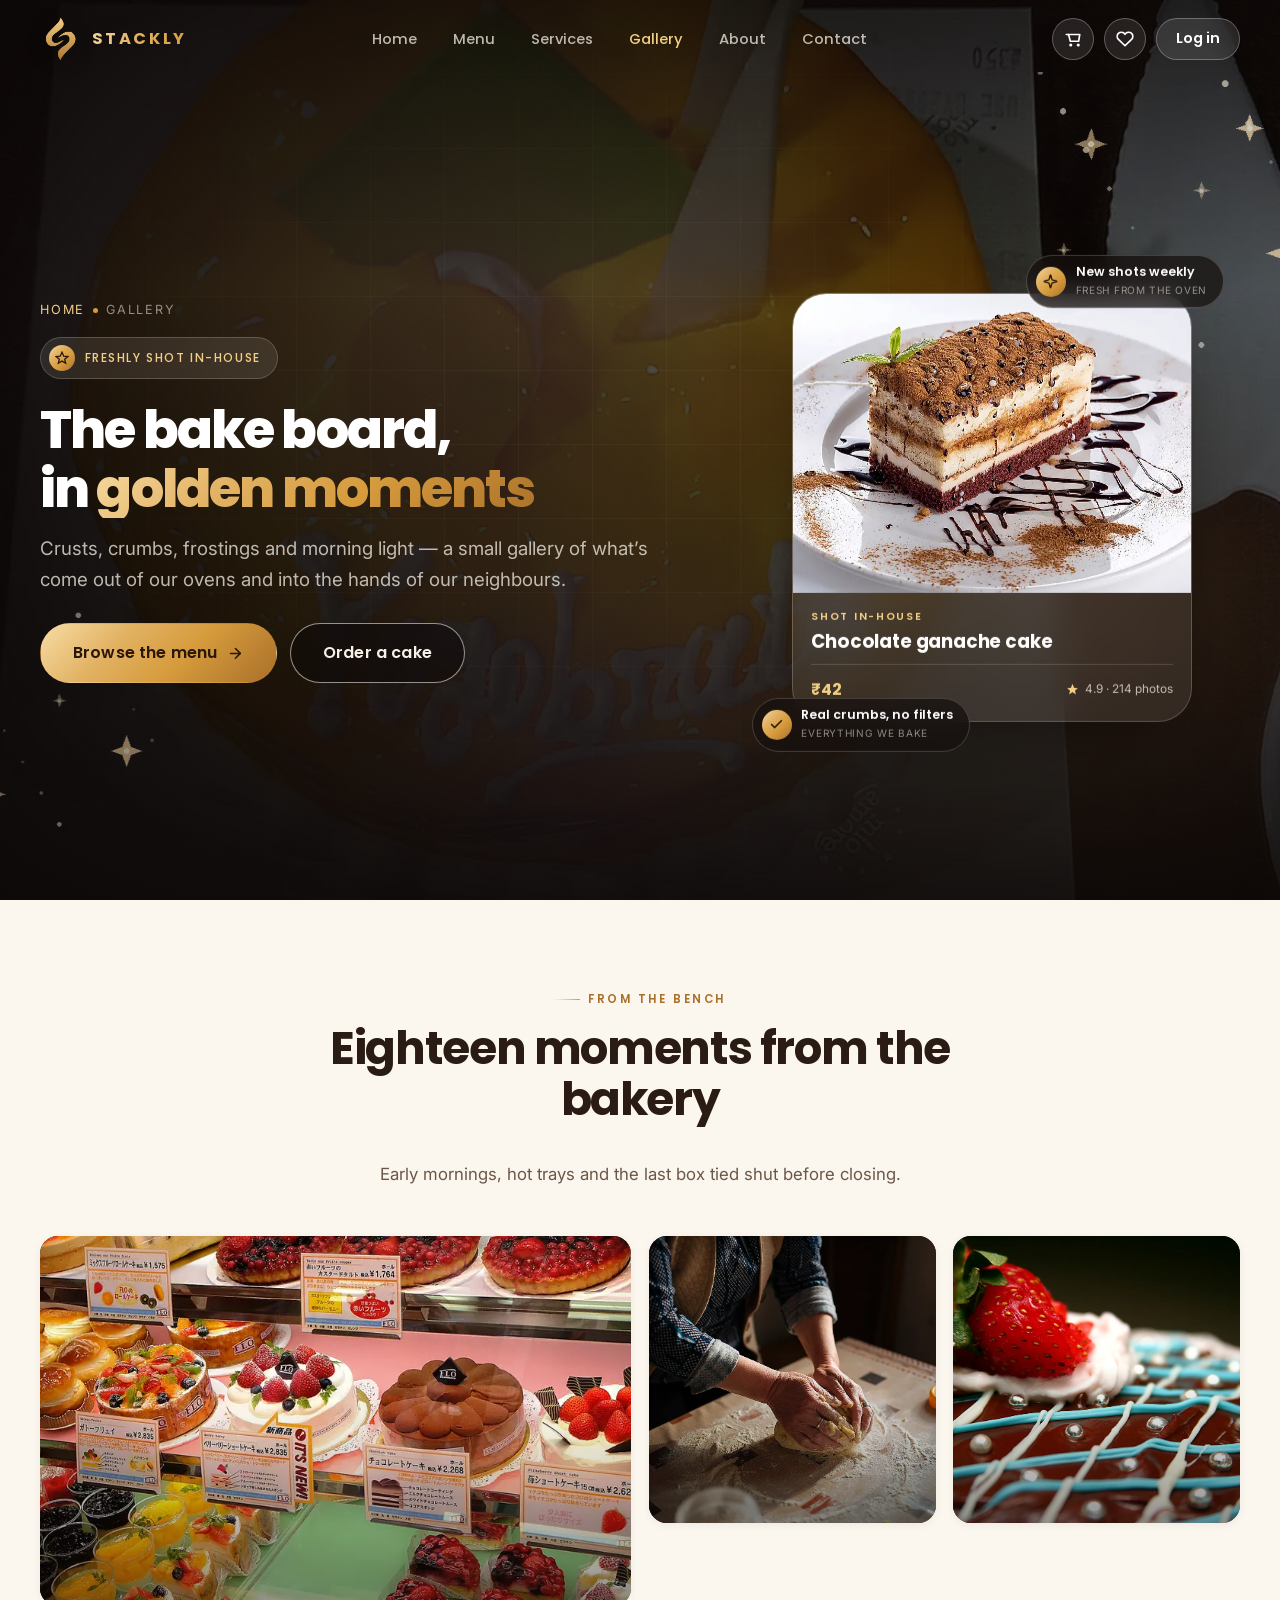
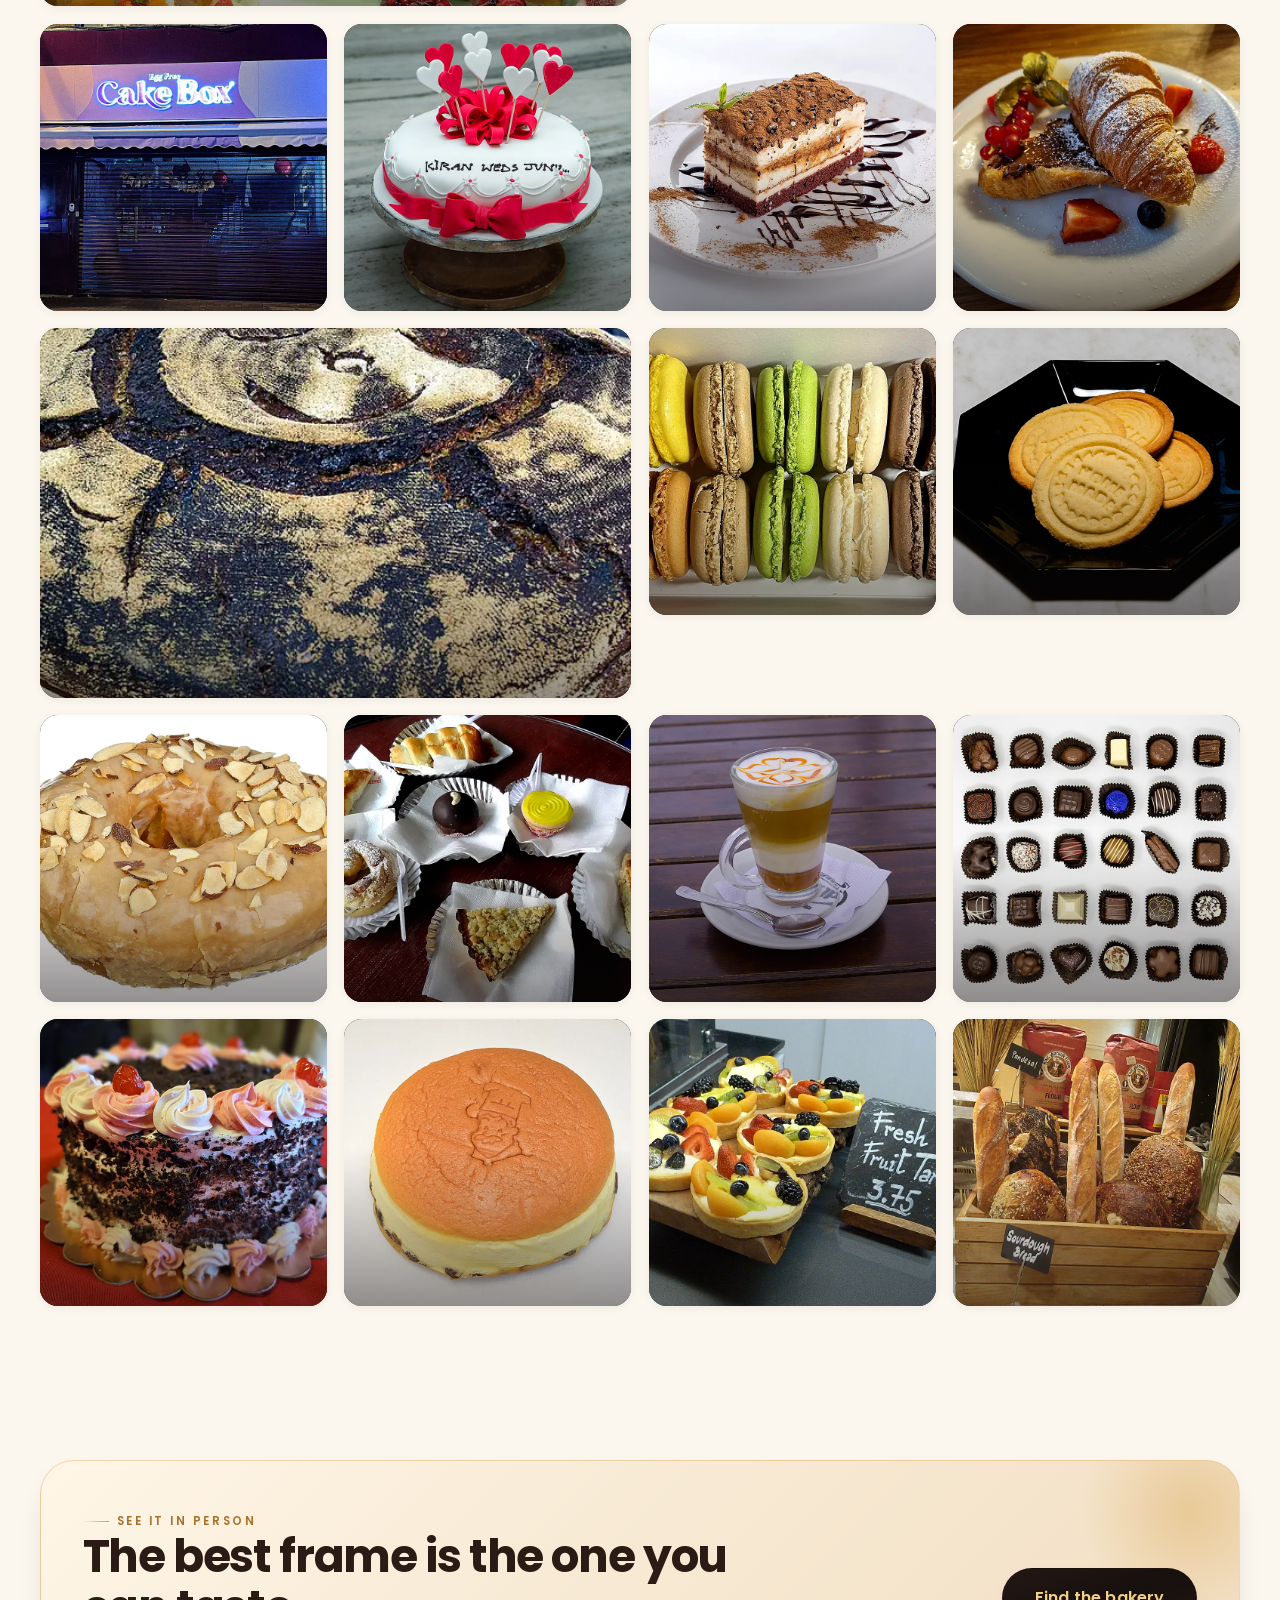
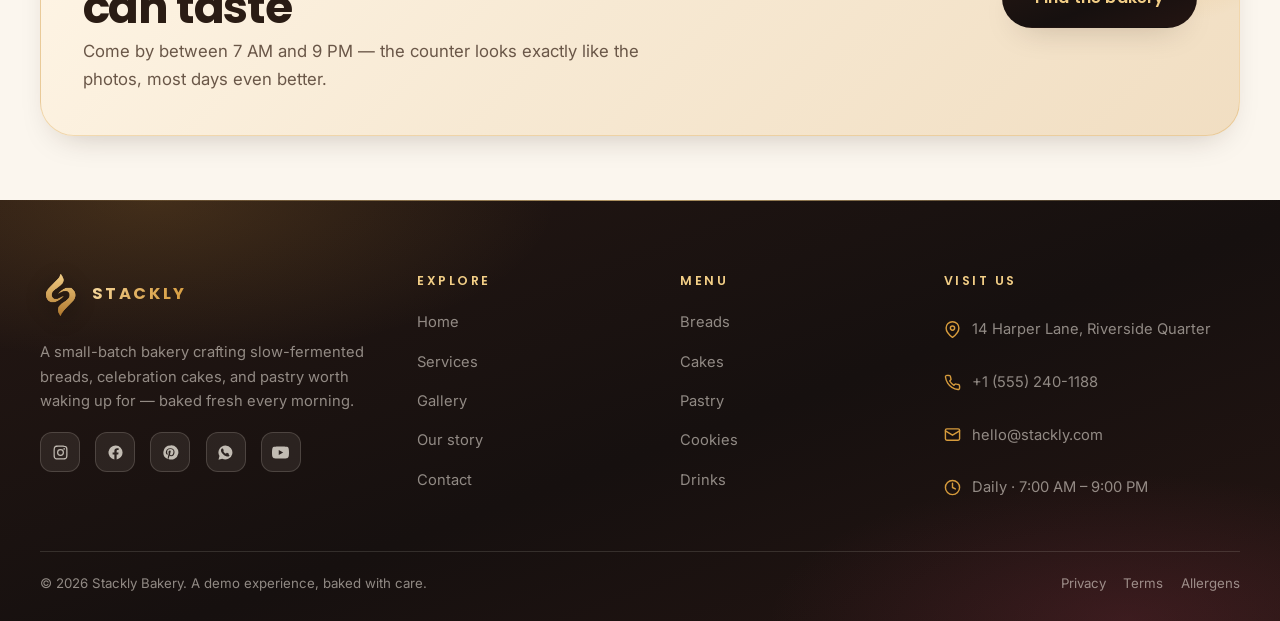
<file: gallery.html>
<!DOCTYPE html>
<html lang="en">
<head>
<meta charset="utf-8">
<meta name="viewport" content="width=device-width, initial-scale=1">
<title>Gallery — Stackly Bakery</title>
<meta name="description" content="A look inside Stackly Bakery: crusts, crumb, celebration cakes, the counter and the people behind every bake.">
<link rel="icon" href="stackly-logo-icon.webp" type="image/webp">
<link rel="preconnect" href="https://fonts.googleapis.com">
<link rel="preconnect" href="https://fonts.gstatic.com" crossorigin>
<link href="https://fonts.googleapis.com/css2?family=Poppins:wght@400;500;600;700;800&family=Inter:wght@400;500;600&display=swap" rel="stylesheet">
<link rel="stylesheet" href="assets/css/site.css">
<link rel="stylesheet" href="assets/css/pages.css">
<link rel="stylesheet" href="assets/css/app.css">
<script src="assets/js/site.js" defer></script>
</head>
<body data-page="gallery">
<a class="skip-link" href="#main">Skip to content</a>
<div class="scroll-progress"><i></i></div>
<div class="cursor-glow" aria-hidden="true"></div>

<div data-site-header></div>

<main id="main">
  <section class="hero hero--page">
    <div class="hero-media">
      <img class="hero-photo" src="assets/img/hero-gallery.webp" alt="Warm bakery interior with breads on wooden shelves" fetchpriority="high">
      <div class="hero-veil"><picture><source srcset="assets/img/veil-rose-anim.webp" type="image/webp"><img src="assets/img/veil-rose-anim.gif" alt=""></picture></div>
    </div>
    <img class="hero-spark" src="assets/img/sparkle-anim.webp" alt="" aria-hidden="true">
    <img class="hero-spark hero-spark--2" src="assets/img/sparkle-anim.webp" alt="" aria-hidden="true">
    <div class="container hero-inner">
      <div class="hero-copy">
        <nav class="breadcrumb" aria-label="Breadcrumb"><a href="index.html">Home</a><i></i><span>Gallery</span></nav>
        <span class="hero-badge"><i><svg viewBox="0 0 24 24" fill="none" stroke="currentColor" stroke-width="2.2" stroke-linecap="round"><path d="M12 2 15 9l7 .5-5.4 4.6L18.3 21 12 17.3 5.7 21l1.7-6.9L2 9.5 9 9z"/></svg></i> Freshly shot in-house</span>
        <h1><span class="line"><span>The bake board,</span></span><span class="line"><span>in <span class="grad-text">golden moments</span></span></span></h1>
        <p class="hero-lede">Crusts, crumbs, frostings and morning light &mdash; a small gallery of what&rsquo;s come out of our ovens and into the hands of our neighbours.</p>
        <div class="button-row">
          <a class="button button--lg" href="menu.html">Browse the menu <svg viewBox="0 0 24 24" fill="none" stroke="currentColor" stroke-width="2.2" stroke-linecap="round" stroke-linejoin="round"><path d="M5 12h14"/><path d="m12 5 7 7-7 7"/></svg></a>
          <a class="button button--ghost button--lg" href="contact.html">Order a cake</a>
        </div>
      </div>

      <div class="hero-visual">
        <figure class="hero-visual-card">
          <img src="assets/img/cake-chocolate.webp" alt="">
          <figcaption>
            <span class="hero-visual-eyebrow">Shot in-house</span>
            <strong class="hero-visual-title">Chocolate ganache cake</strong>
            <div class="hero-visual-meta">
              <span class="hero-visual-price">₹42</span>
              <span class="hero-visual-rate"><svg viewBox="0 0 24 24" aria-hidden="true"><path d="m12 2 3 7 7 .5-5.4 4.6L18.3 21 12 17.3 5.7 21l1.7-6.9L2 9.5 9 9z"/></svg> 4.9 &middot; 214 photos</span>
            </div>
          </figcaption>
        </figure>
        <div class="hero-visual-chip hero-visual-chip--top">
          <i><svg viewBox="0 0 24 24" fill="none" stroke="currentColor" stroke-width="2.2" stroke-linecap="round" stroke-linejoin="round" aria-hidden="true"><path d="M9.9 15.5A2 2 0 0 0 8.5 14.1l-6.1-1.6a.5.5 0 0 1 0-1l6.1-1.6A2 2 0 0 0 9.9 8.5l1.6-6.1a.5.5 0 0 1 1 0l1.6 6.1a2 2 0 0 0 1.4 1.4l6.1 1.6a.5.5 0 0 1 0 1l-6.1 1.6a2 2 0 0 0-1.4 1.4l-1.6 6.1a.5.5 0 0 1-1 0z"/></svg></i>
          <div><strong>New shots weekly</strong><span>Fresh from the oven</span></div>
        </div>
        <div class="hero-visual-chip hero-visual-chip--bottom">
          <i><svg viewBox="0 0 24 24" fill="none" stroke="currentColor" stroke-width="2.4" stroke-linecap="round" stroke-linejoin="round" aria-hidden="true"><path d="M20 6 9 17l-5-5"/></svg></i>
          <div><strong>Real crumbs, no filters</strong><span>Everything we bake</span></div>
        </div>
      </div>
    </div>
  </section>

  <section class="section">
    <div class="container">
      <div class="section-head section-head--center reveal">
        <span class="eyebrow">From the bench</span>
        <h2 class="section-title">Eighteen moments from the bakery</h2>
        <p>Early mornings, hot trays and the last box tied shut before closing.</p>
      </div>

      <div class="gallery-grid">
        <button class="gallery-item gallery-item--wide reveal" type="button" data-modal-open="gallery-modal" data-gallery data-gallery-title="The morning counter" data-gallery-text="Everything baked before 7 AM, still warm behind the glass.">
          <img src="assets/img/hero-home.webp" alt="Bakery counter loaded with fresh breads and pastries" loading="lazy">
          <span class="gallery-cap">The morning counter</span>
        </button>
        <button class="gallery-item reveal" data-delay="1" type="button" data-modal-open="gallery-modal" data-gallery data-gallery-title="Shaping by hand" data-gallery-text="Every boule is pre-shaped and bench-rested before the final score.">
          <img src="assets/img/story-hands.webp" alt="Baker shaping dough by hand" loading="lazy">
          <span class="gallery-cap">Shaping by hand</span>
        </button>
        <button class="gallery-item reveal" data-delay="2" type="button" data-modal-open="gallery-modal" data-gallery data-gallery-title="Finishing touches" data-gallery-text="Berries go on at the last second so nothing weeps overnight.">
          <img src="assets/img/story-decorating.webp" alt="Pastry chef decorating a cake with berries" loading="lazy">
          <span class="gallery-cap">Finishing touches</span>
        </button>
        <button class="gallery-item reveal" data-delay="3" type="button" data-modal-open="gallery-modal" data-gallery data-gallery-title="Storefront at dawn" data-gallery-text="Lights on at 5 AM, doors open at seven, rain or shine.">
          <img src="assets/img/story-storefront.webp" alt="Bakery storefront in the early morning" loading="lazy">
          <span class="gallery-cap">Storefront at dawn</span>
        </button>
        <button class="gallery-item reveal" type="button" data-modal-open="gallery-modal" data-gallery data-gallery-title="Three tiers, one night" data-gallery-text="Built, chilled and boxed for a Saturday wedding.">
          <img src="assets/img/cake-tiered.webp" alt="Three tiered celebration cake" loading="lazy">
          <span class="gallery-cap">Three tiers, one night</span>
        </button>
        <button class="gallery-item reveal" data-delay="1" type="button" data-modal-open="gallery-modal" data-gallery data-gallery-title="Ganache day" data-gallery-text="70% dark chocolate, poured at exactly 32°C.">
          <img src="assets/img/cake-chocolate.webp" alt="Chocolate ganache layer cake" loading="lazy">
          <span class="gallery-cap">Ganache day</span>
        </button>
        <button class="gallery-item reveal" data-delay="2" type="button" data-modal-open="gallery-modal" data-gallery data-gallery-title="Twenty-seven layers" data-gallery-text="Laminated over two days, folded by hand.">
          <img src="assets/img/pastry-croissant.webp" alt="Golden croissants on a baking tray" loading="lazy">
          <span class="gallery-cap">Twenty-seven layers</span>
        </button>
        <button class="gallery-item gallery-item--wide reveal" type="button" data-modal-open="gallery-modal" data-gallery data-gallery-title="The country loaf" data-gallery-text="48 hours from flour to counter, scored in one clean stroke.">
          <img src="assets/img/bread-sourdough.webp" alt="Scored sourdough loaf with an open crumb" loading="lazy">
          <span class="gallery-cap">The country loaf</span>
        </button>
        <button class="gallery-item reveal" data-delay="1" type="button" data-modal-open="gallery-modal" data-gallery data-gallery-title="Colour study" data-gallery-text="Six shells, six flavours, one very delicate shell.">
          <img src="assets/img/dessert-macaron.webp" alt="Row of colourful macarons" loading="lazy">
          <span class="gallery-cap">Colour study</span>
        </button>
        <button class="gallery-item reveal" data-delay="2" type="button" data-modal-open="gallery-modal" data-gallery data-gallery-title="The cookie box" data-gallery-text="Twelve cookies, four doughs, tied with a gold ribbon.">
          <img src="assets/img/cookie-assorted.webp" alt="Assorted cookies in a gift box" loading="lazy">
          <span class="gallery-cap">The cookie box</span>
        </button>
        <button class="gallery-item reveal" data-delay="3" type="button" data-modal-open="gallery-modal" data-gallery data-gallery-title="Glaze at seven" data-gallery-text="Donuts are fried and glazed in small batches through the morning.">
          <img src="assets/img/donut-glazed.webp" alt="Glazed ring donut" loading="lazy">
          <span class="gallery-cap">Glaze at seven</span>
        </button>
        <button class="gallery-item reveal" type="button" data-modal-open="gallery-modal" data-gallery data-gallery-title="Platter for eight" data-gallery-text="Weekend brunch, boxed and ready for pickup.">
          <img src="assets/img/combo-platter.webp" alt="Assorted pastry platter" loading="lazy">
          <span class="gallery-cap">Platter for eight</span>
        </button>
        <button class="gallery-item reveal" data-delay="1" type="button" data-modal-open="gallery-modal" data-gallery data-gallery-title="Perfect pour" data-gallery-text="Single-origin espresso, textured to a satin microfoam.">
          <img src="assets/img/beverage-latte.webp" alt="Latte art in a white cup" loading="lazy">
          <span class="gallery-cap">Perfect pour</span>
        </button>
        <button class="gallery-item reveal" data-delay="2" type="button" data-modal-open="gallery-modal" data-gallery data-gallery-title="Ready to gift" data-gallery-text="Every box is packed the morning it leaves the bakery.">
          <img src="assets/img/gift-box.webp" alt="Wrapped bakery gift box with ribbon" loading="lazy">
          <span class="gallery-cap">Ready to gift</span>
        </button>
        <button class="gallery-item reveal" data-delay="3" type="button" data-modal-open="gallery-modal" data-gallery data-gallery-title="Confetti crumb" data-gallery-text="The birthday classic, with real vanilla and rainbow crumb.">
          <img src="assets/img/cake-birthday.webp" alt="Birthday cake with sprinkles" loading="lazy">
          <span class="gallery-cap">Confetti crumb</span>
        </button>
        <button class="gallery-item reveal" type="button" data-modal-open="gallery-modal" data-gallery data-gallery-title="Berry season" data-gallery-text="Cheesecake gets whatever the market had that morning.">
          <img src="assets/img/dessert-cheesecake.webp" alt="Cheesecake topped with berries" loading="lazy">
          <span class="gallery-cap">Berry season</span>
        </button>
        <button class="gallery-item reveal" data-delay="1" type="button" data-modal-open="gallery-modal" data-gallery data-gallery-title="The fruit tart" data-gallery-text="Glazed and dressed the minute before the doors open.">
          <img src="assets/img/pastry-tart.webp" alt="Fresh fruit tart with glossy glaze" loading="lazy">
          <span class="gallery-cap">The fruit tart</span>
        </button>
        <button class="gallery-item reveal" data-delay="2" type="button" data-modal-open="gallery-modal" data-gallery data-gallery-title="Baguettes at four" data-gallery-text="The last bake of the day, crackling as it cools on the rack.">
          <img src="assets/img/bread-baguette.webp" alt="Golden baguettes cooling on a rack" loading="lazy">
          <span class="gallery-cap">Baguettes at four</span>
        </button>
      </div>
    </div>
  </section>

  <section class="section section--tight">
    <div class="container">
      <div class="cta-strip reveal">
        <div>
          <span class="eyebrow">See it in person</span>
          <h2 class="section-title">The best frame is the one you can taste</h2>
          <p>Come by between 7 AM and 9 PM &mdash; the counter looks exactly like the photos, most days even better.</p>
        </div>
        <div class="button-row">
          <a class="button button--dark button--lg" href="contact.html">Find the bakery</a>
        </div>
      </div>
    </div>
  </section>
</main>

<div class="modal-backdrop"></div>
<div class="modal" id="gallery-modal" data-gallery="true" role="dialog" aria-modal="true" aria-label="Gallery preview" hidden>
  <div class="modal-dialog">
    <button class="modal-close" type="button" data-modal-close aria-label="Close preview"><svg viewBox="0 0 24 24" fill="none" stroke="currentColor" stroke-width="2.2" stroke-linecap="round" stroke-linejoin="round"><path d="M18 6 6 18"/><path d="m6 6 12 12"/></svg></button>
    <button class="modal-nav modal-nav--prev" type="button" data-gallery-prev aria-label="Previous image"><svg viewBox="0 0 24 24" fill="none" stroke="currentColor" stroke-width="2.2" stroke-linecap="round" stroke-linejoin="round"><path d="M19 12H5"/><path d="m12 19-7-7 7-7"/></svg></button>
    <img data-gallery-image src="assets/img/hero-home.webp" alt="">
    <div class="modal-caption">
      <h3 data-gallery-title>The morning counter</h3>
      <p data-gallery-text>Everything baked before 7 AM, still warm behind the glass.</p>
    </div>
    <button class="modal-nav modal-nav--next" type="button" data-gallery-next aria-label="Next image"><svg viewBox="0 0 24 24" fill="none" stroke="currentColor" stroke-width="2.2" stroke-linecap="round" stroke-linejoin="round"><path d="M5 12h14"/><path d="m12 5 7 7-7 7"/></svg></button>
  </div>
</div>

<div data-site-footer></div>
</body>
</html>
</file>
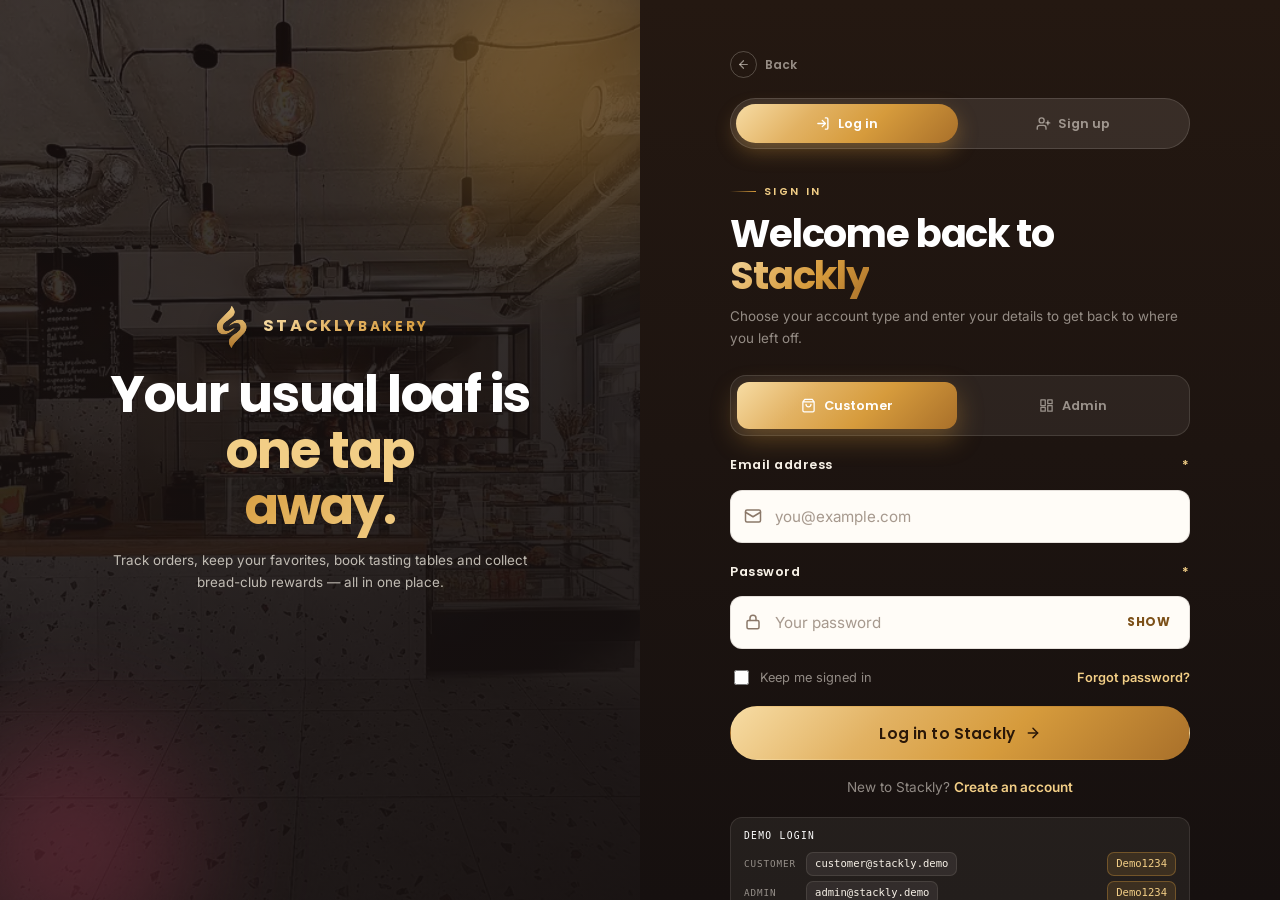
<file: login.html>
<!DOCTYPE html>
<html lang="en">
<head>
<meta charset="utf-8">
<meta name="viewport" content="width=device-width, initial-scale=1">
<title>Log in — Stackly Bakery</title>
<meta name="description" content="Sign in to your Stackly Bakery account to manage orders, reservations and rewards, or enter the bakery admin dashboard.">
<meta name="theme-color" content="#16100F">
<link rel="icon" href="stackly-logo-icon.webp" type="image/webp">
<link rel="preconnect" href="https://fonts.googleapis.com">
<link rel="preconnect" href="https://fonts.gstatic.com" crossorigin>
<link href="https://fonts.googleapis.com/css2?family=Poppins:wght@400;500;600;700;800&family=Inter:wght@400;500;600&display=swap" rel="stylesheet">
<link rel="stylesheet" href="assets/css/site.css">
<link rel="stylesheet" href="assets/css/pages.css">
<link rel="stylesheet" href="assets/css/app.css">
<script src="assets/js/site.js" defer></script>
</head>
<body class="auth-page" data-page="login">
<a class="skip-link" href="#login-form">Skip to login</a>

<main class="auth-panel">
  <button class="back-btn auth-panel-back" type="button" data-go-back aria-label="Go back">
    <span class="back-ico"><svg viewBox="0 0 24 24" fill="none" stroke="currentColor" stroke-width="2.2" stroke-linecap="round" stroke-linejoin="round"><path d="M19 12H5"/><path d="m12 19-7-7 7-7"/></svg></span>
    <span>Back</span>
  </button>
  <div class="lb" aria-hidden="true">
    <img src="assets/img/auth-login.webp" alt="" width="760" height="900" fetchpriority="high">
  </div>
  <div class="wob wob--gold" aria-hidden="true"></div>
  <div class="wob wob--berry" aria-hidden="true"></div>

  <div class="container panel-inner">
    <a class="brand auth-brand-chip" href="index.html" aria-label="Stackly Bakery home">
      <img src="stackly-logo-icon.webp" alt="" width="40" height="40">
      <span>STACKLY<small>Bakery</small></span>
    </a>
    <h1>Your usual loaf is <em>one tap</em><br><span class="grad-text-v">away.</span></h1>
    <p>Track orders, keep your favorites, book tasting tables and collect bread-club rewards &mdash; all in one place.</p>
  </div>
</main>

<section class="auth-form-shell" aria-label="Log in to Stackly">
  <div class="auth-card">
    <button class="back-btn card-back" type="button" data-go-back aria-label="Go back">
      <span class="back-ico"><svg viewBox="0 0 24 24" fill="none" stroke="currentColor" stroke-width="2.2" stroke-linecap="round" stroke-linejoin="round"><path d="M19 12H5"/><path d="m12 19-7-7 7-7"/></svg></span>
      <span>Back</span>
    </button>

    <div class="auth-toggle" role="group" aria-label="Switch between log in and sign up">
      <span class="auth-toggle-thumb" aria-hidden="true"></span>
      <a class="auth-toggle-opt on" href="login.html" aria-current="page">
        <svg viewBox="0 0 24 24" fill="none" stroke="currentColor" stroke-width="2.2" stroke-linecap="round" stroke-linejoin="round"><path d="M15 3h2a2 2 0 0 1 2 2v14a2 2 0 0 1-2 2h-2"/><path d="m10 17 5-5-5-5"/><path d="M15 12H3"/></svg>
        Log in
      </a>
      <a class="auth-toggle-opt" href="signup.html">
        <svg viewBox="0 0 24 24" fill="none" stroke="currentColor" stroke-width="2.2" stroke-linecap="round" stroke-linejoin="round"><path d="M16 21v-2a4 4 0 0 0-4-4H6a4 4 0 0 0-4 4v2"/><circle cx="9" cy="7" r="4"/><path d="M19 8v6"/><path d="M22 11h-6"/></svg>
        Sign up
      </a>
    </div>

    <div class="form-head">
      <span class="eyebrow">Sign in</span>
      <h1>Welcome back to <span class="grad-text">Stackly</span></h1>
      <p>Choose your account type and enter your details to get back to where you left off.</p>
    </div>

    <form id="login-form" novalidate>
      <div class="field role-field">
        <div class="role-switch" role="radiogroup" aria-label="Select account type">
          <span class="role-thumb" aria-hidden="true"></span>
          <label class="role-opt customer on">
            <input type="radio" name="lrole" value="customer" checked>
            <span class="r-ico"><svg viewBox="0 0 24 24" fill="none" stroke="currentColor" stroke-width="2" stroke-linecap="round" stroke-linejoin="round"><path d="M6 2 3 6v14a2 2 0 0 0 2 2h14a2 2 0 0 0 2-2V6l-3-4zM3 6h18M16 10a4 4 0 0 1-8 0"/></svg></span>
            Customer
          </label>
          <label class="role-opt admin">
            <input type="radio" name="lrole" value="admin">
            <span class="r-ico"><svg viewBox="0 0 24 24" fill="none" stroke="currentColor" stroke-width="2" stroke-linecap="round" stroke-linejoin="round"><path d="M3 12h7V3H3zM14 21h7v-9h-7zM14 3v6h7V3zM3 21h7v-6H3z"/></svg></span>
            Admin
          </label>
        </div>
        <input type="hidden" name="role" value="customer" data-validate="role" required>
        <span class="field-error" aria-live="polite"></span>
      </div>

      <div class="field">
        <label class="form-label" for="login-email">Email address <span class="req">*</span></label>
        <div class="input-wrap">
          <span class="i-ico"><svg viewBox="0 0 24 24" fill="none" stroke="currentColor" stroke-width="2" stroke-linecap="round" stroke-linejoin="round"><rect x="2" y="4" width="20" height="16" rx="2"/><path d="m22 7-10 6L2 7"/></svg></span>
          <input class="input with-ico" id="login-email" type="email" name="email" placeholder="you@example.com" autocomplete="email" data-validate="email" required>
        </div>
        <span class="field-error" aria-live="polite"></span>
      </div>

      <div class="field">
        <label class="form-label" for="login-password">Password <span class="req">*</span></label>
        <div class="input-wrap">
          <span class="i-ico"><svg viewBox="0 0 24 24" fill="none" stroke="currentColor" stroke-width="2" stroke-linecap="round" stroke-linejoin="round"><rect x="4" y="10" width="16" height="11" rx="2"/><path d="M8 10V7a4 4 0 0 1 8 0v3"/></svg></span>
          <input class="input with-ico with-toggle" id="login-password" type="password" name="password" placeholder="Your password" autocomplete="current-password" data-validate="password" required>
          <button class="toggle-pass" type="button" data-password-toggle="login-password" aria-label="Show password">Show</button>
        </div>
        <span class="field-error" aria-live="polite"></span>
      </div>

      <div class="auth-row">
        <label class="remember-opt">
          <input type="checkbox" name="remember">
          <span>Keep me signed in</span>
        </label>
        <a class="forgot-link" href="404.html">Forgot password?</a>
      </div>

      <button class="button button--wide" type="submit">Log in to Stackly <svg viewBox="0 0 24 24" fill="none" stroke="currentColor" stroke-width="2.2" stroke-linecap="round" stroke-linejoin="round"><path d="M5 12h14"/><path d="m12 5 7 7-7 7"/></svg></button>

      <p class="form-note">New to Stackly? <a href="signup.html">Create an account</a></p>
    </form>

    <div class="role-note role-note--demo">
      <strong class="note-title">Demo login</strong>
      <div class="demo-creds">
        <span class="demo-tag">Customer</span><code>customer@stackly.demo</code><code class="demo-pass">Demo1234</code>
        <span class="demo-tag">Admin</span><code>admin@stackly.demo</code><code class="demo-pass">Demo1234</code>
      </div>
      <span class="demo-hint">Accounts live in this browser&rsquo;s local storage &mdash; never use a real password.</span>
    </div>
  </div>
</section>
</body>
</html>
</file>
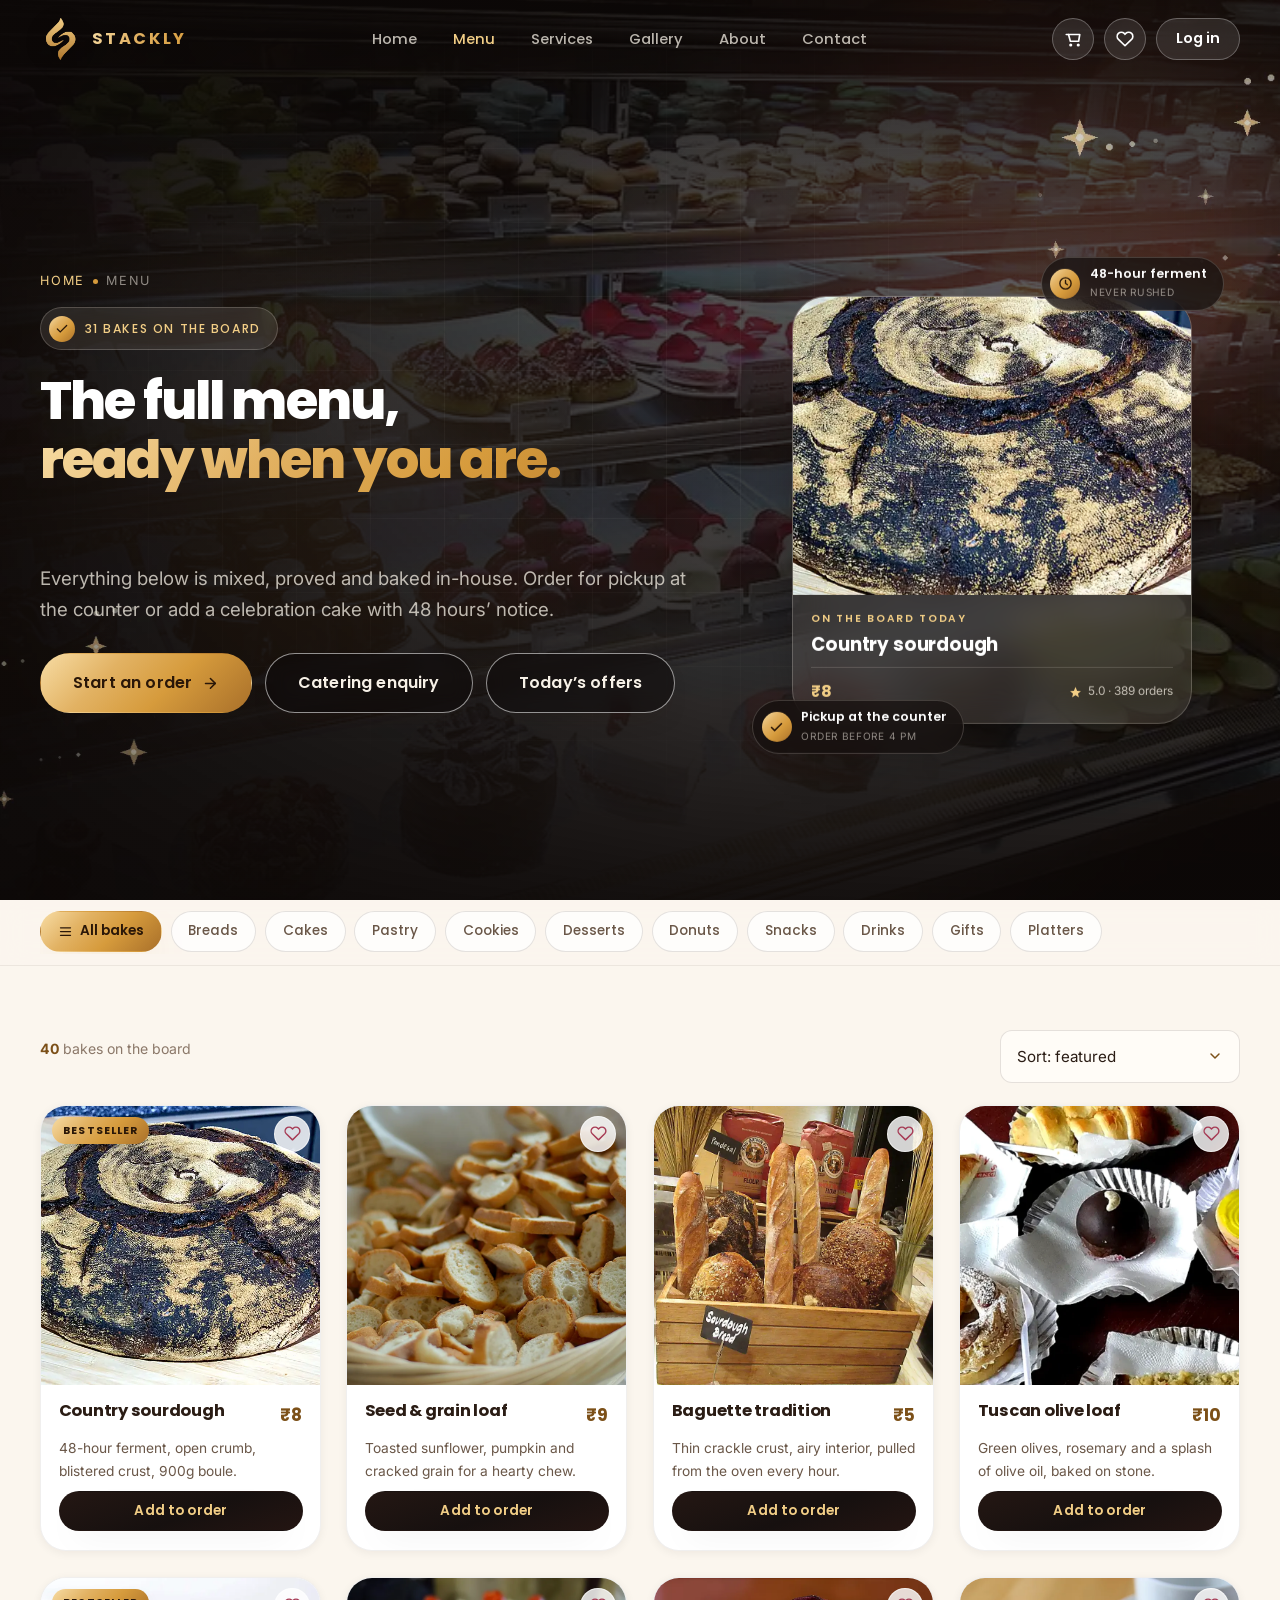
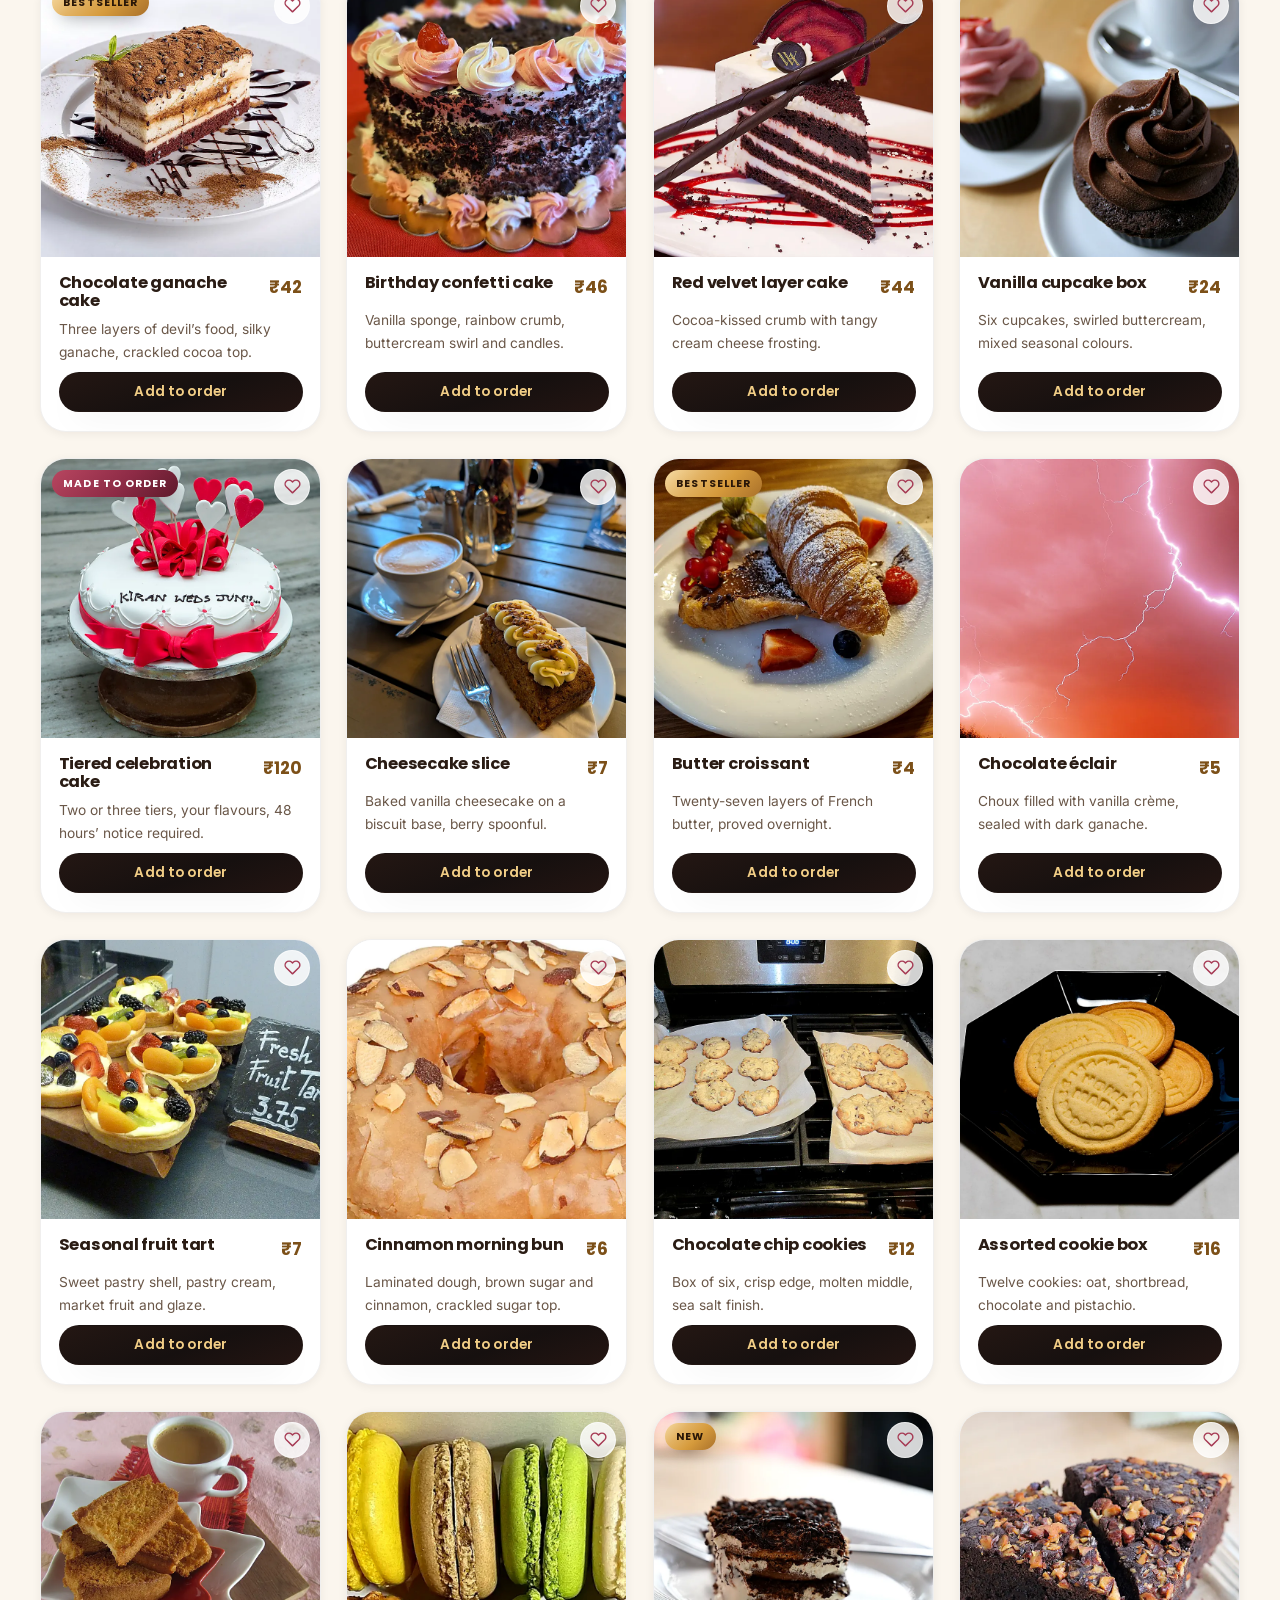
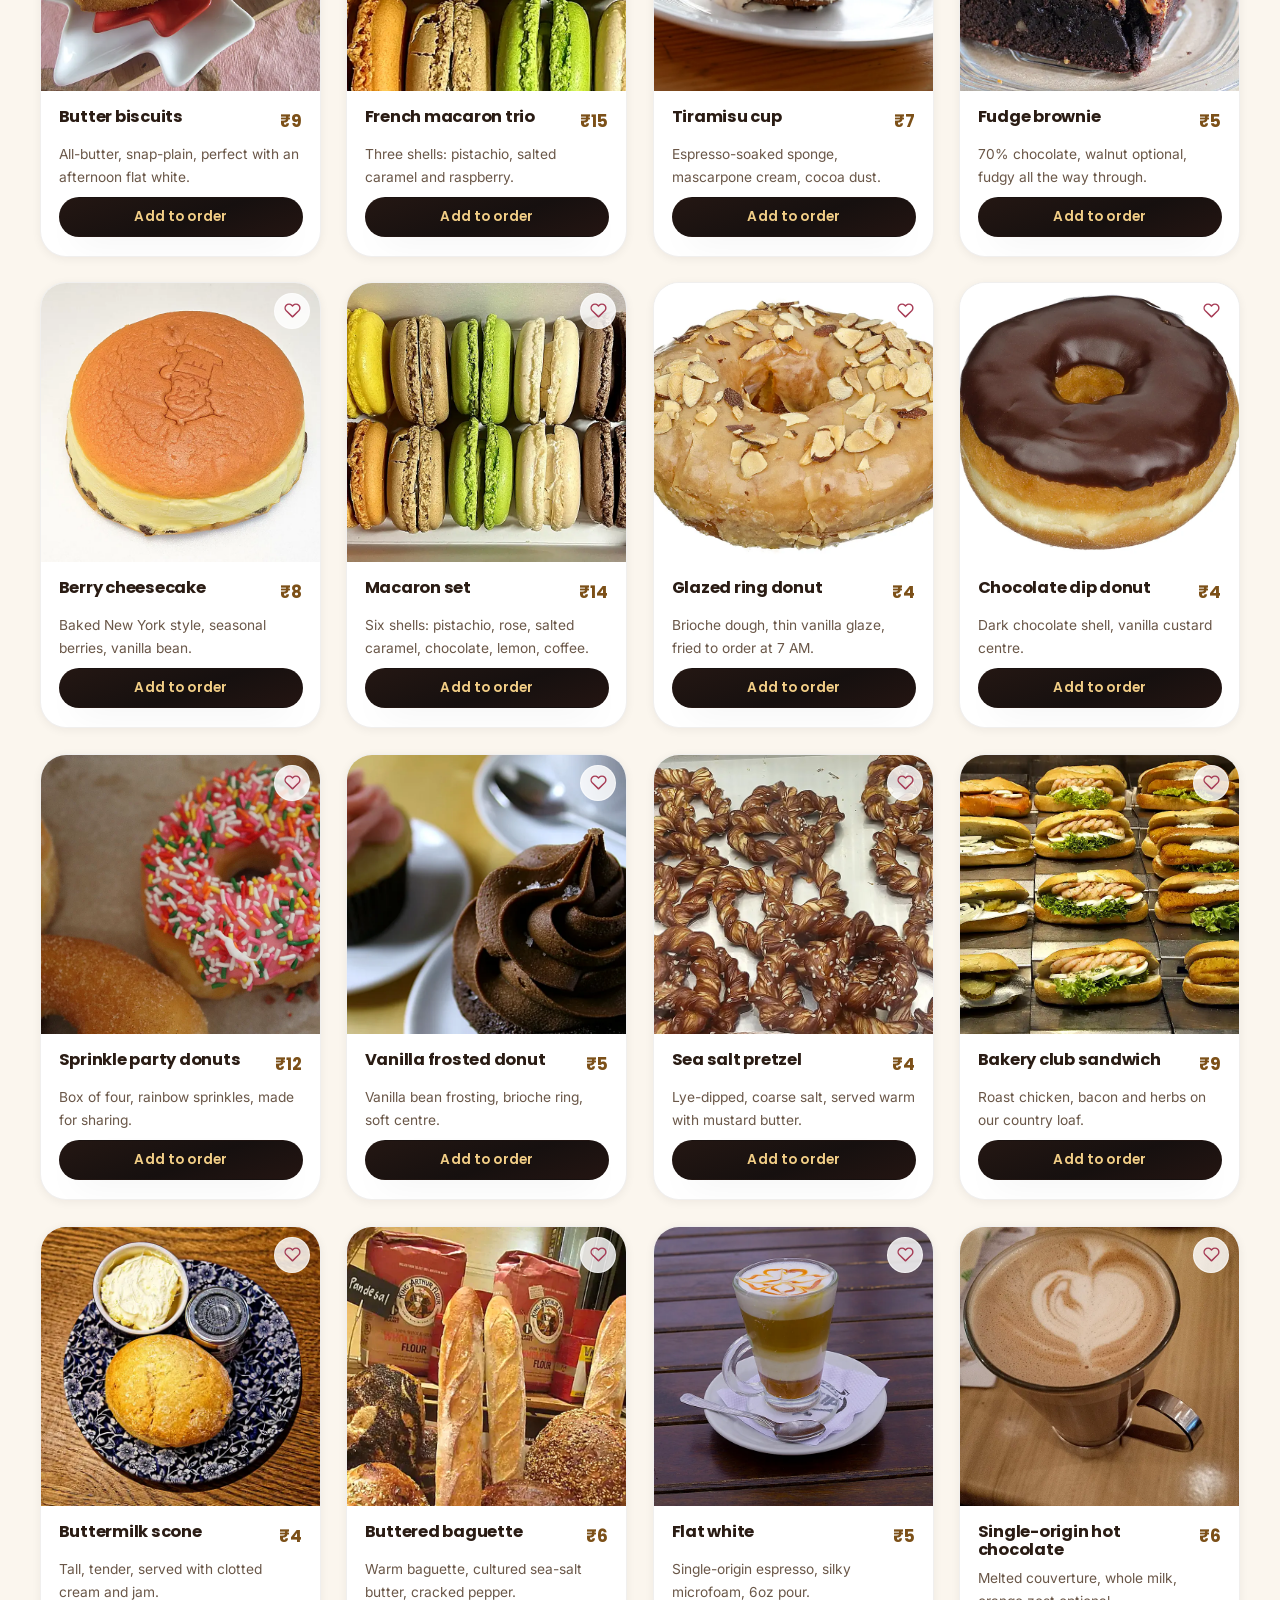
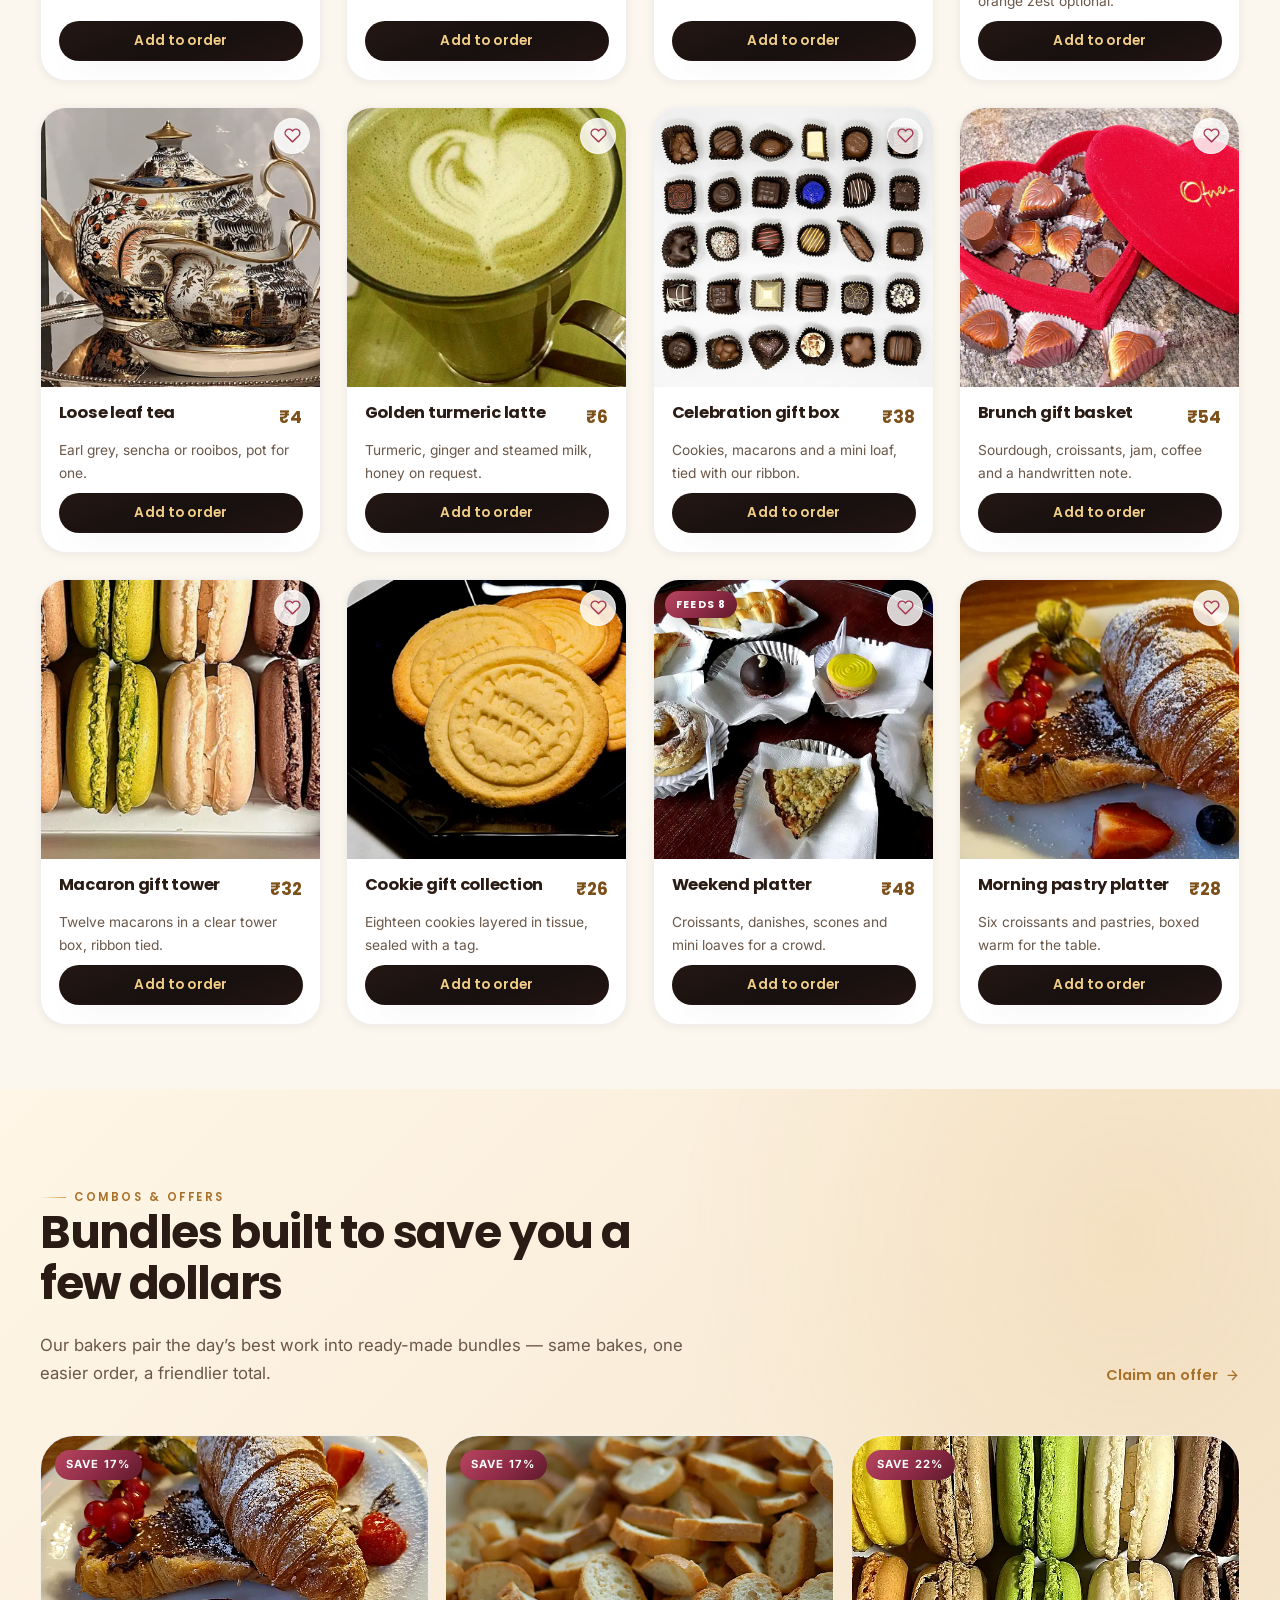
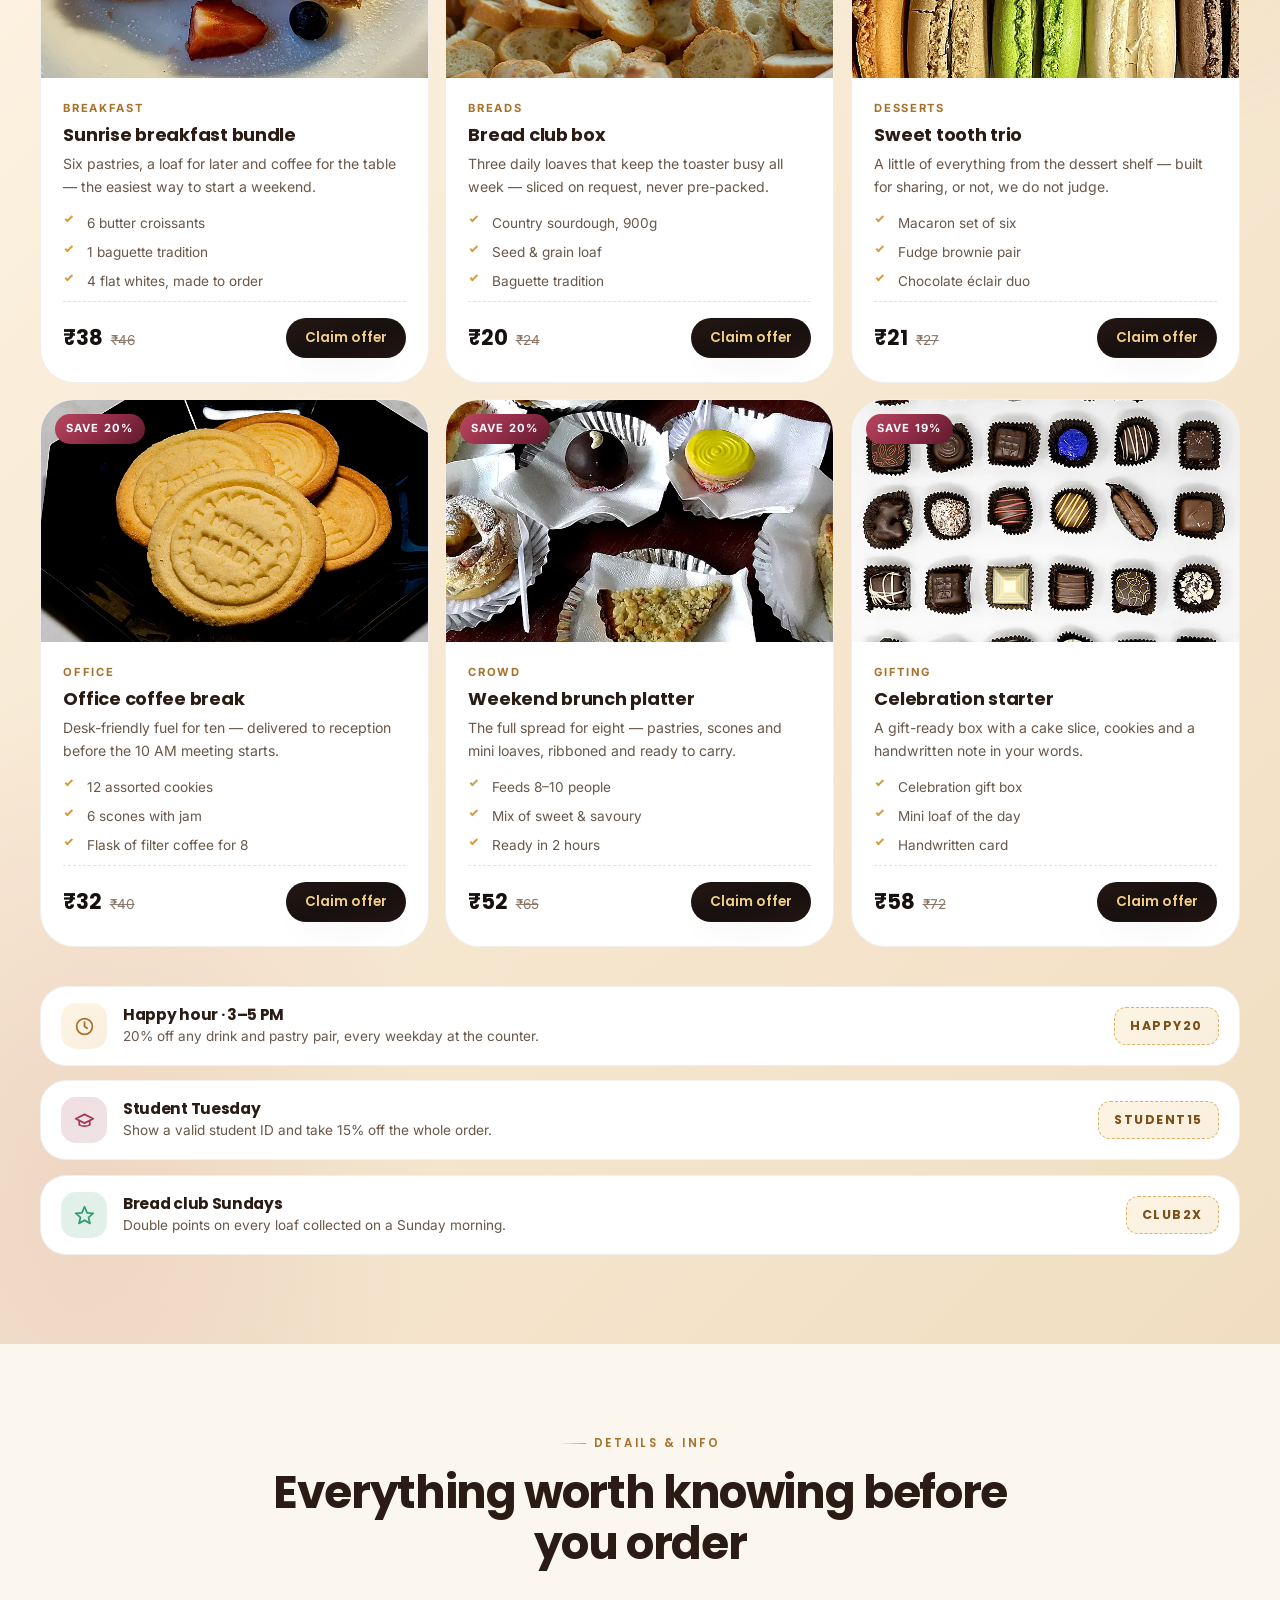
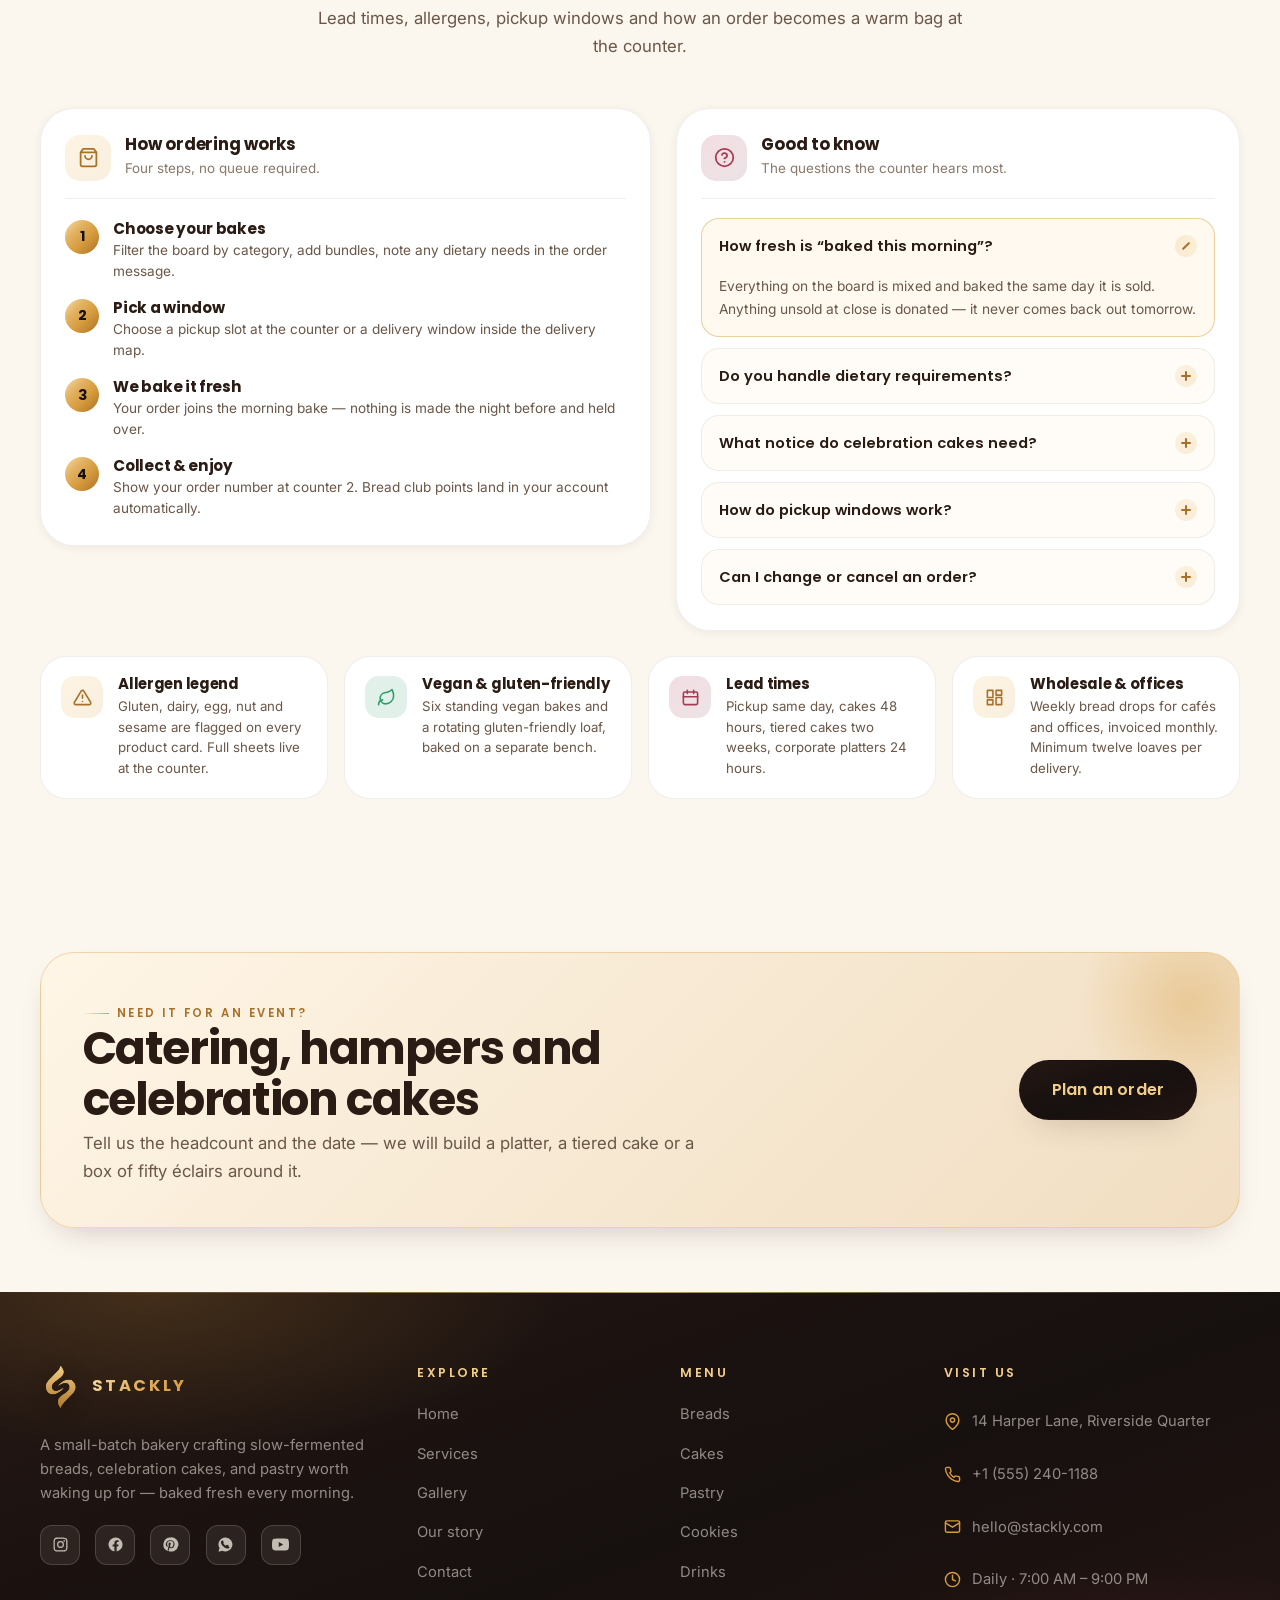
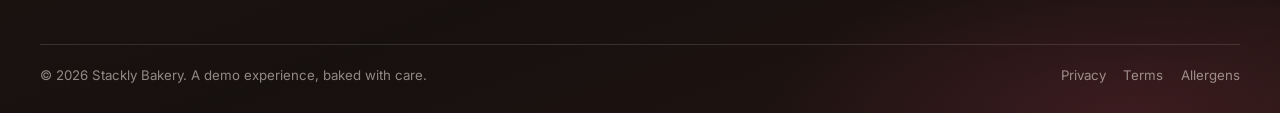
<file: menu.html>
<!DOCTYPE html>
<html lang="en">
<head>
<meta charset="utf-8">
<meta name="viewport" content="width=device-width, initial-scale=1">
<title>Menu, combos &amp; offers — Stackly Bakery</title>
<meta name="description" content="Browse the full Stackly Bakery menu with combos and offers, ordering details, allergen info and FAQs: breads, cakes, pastry, desserts, drinks and gift boxes.">
<link rel="icon" href="stackly-logo-icon.webp" type="image/webp">
<link rel="preconnect" href="https://fonts.googleapis.com">
<link rel="preconnect" href="https://fonts.gstatic.com" crossorigin>
<link href="https://fonts.googleapis.com/css2?family=Poppins:wght@400;500;600;700;800&family=Inter:wght@400;500;600&display=swap" rel="stylesheet">
<link rel="stylesheet" href="assets/css/site.css">
<link rel="stylesheet" href="assets/css/pages.css">
<link rel="stylesheet" href="assets/css/app.css">
<script src="assets/js/site.js" defer></script>
</head>
<body data-page="menu">
<a class="skip-link" href="#main">Skip to content</a>
<div class="scroll-progress"><i></i></div>
<div class="cursor-glow" aria-hidden="true"></div>

<div data-site-header></div>

<main id="main">
  <section class="hero hero--page">
    <div class="hero-media">
      <img class="hero-photo" src="assets/img/hero-menu.webp" alt="Bakery display case filled with breads, cakes and pastries" fetchpriority="high">
      <div class="hero-veil"><picture><source srcset="assets/img/veil-gold-anim.webp" type="image/webp"><img src="assets/img/veil-gold-anim.gif" alt=""></picture></div>
    </div>
    <img class="hero-spark" src="assets/img/sparkle-anim.webp" alt="" aria-hidden="true">
    <img class="hero-spark hero-spark--2" src="assets/img/sparkle-anim.webp" alt="" aria-hidden="true">
    <div class="container hero-inner">
      <div class="hero-copy">
        <nav class="breadcrumb" aria-label="Breadcrumb"><a href="index.html">Home</a><i></i><span>Menu</span></nav>
        <span class="hero-badge"><i><svg viewBox="0 0 24 24" fill="none" stroke="currentColor" stroke-width="2.2" stroke-linecap="round"><path d="M20 6 9 17l-5-5"/></svg></i> 31 bakes on the board</span>
        <h1><span class="line"><span>The full menu,</span></span><span class="line"><span><span class="tagline-rotator"><span class="is-active">baked this morning.</span><span>ready when you are.</span><span>never on a shelf overnight.</span></span></span></span></h1>
        <p class="hero-lede">Everything below is mixed, proved and baked in-house. Order for pickup at the counter or add a celebration cake with 48 hours&rsquo; notice.</p>
        <div class="button-row">
          <a class="button button--lg" href="404.html">Start an order <svg viewBox="0 0 24 24" fill="none" stroke="currentColor" stroke-width="2.2" stroke-linecap="round" stroke-linejoin="round"><path d="M5 12h14"/><path d="m12 5 7 7-7 7"/></svg></a>
          <a class="button button--ghost button--lg" href="contact.html">Catering enquiry</a>
          <a class="button button--ghost button--lg" href="#combos">Today&rsquo;s offers</a>
        </div>
      </div>

      <div class="hero-visual">
        <figure class="hero-visual-card">
          <img src="assets/img/bread-sourdough.webp" alt="">
          <figcaption>
            <span class="hero-visual-eyebrow">On the board today</span>
            <strong class="hero-visual-title">Country sourdough</strong>
            <div class="hero-visual-meta">
              <span class="hero-visual-price">₹8</span>
              <span class="hero-visual-rate"><svg viewBox="0 0 24 24" aria-hidden="true"><path d="m12 2 3 7 7 .5-5.4 4.6L18.3 21 12 17.3 5.7 21l1.7-6.9L2 9.5 9 9z"/></svg> 5.0 &middot; 389 orders</span>
            </div>
          </figcaption>
        </figure>
        <div class="hero-visual-chip hero-visual-chip--top">
          <i><svg viewBox="0 0 24 24" fill="none" stroke="currentColor" stroke-width="2.2" stroke-linecap="round" stroke-linejoin="round" aria-hidden="true"><circle cx="12" cy="12" r="9"/><path d="M12 7v5l3 2"/></svg></i>
          <div><strong>48-hour ferment</strong><span>Never rushed</span></div>
        </div>
        <div class="hero-visual-chip hero-visual-chip--bottom">
          <i><svg viewBox="0 0 24 24" fill="none" stroke="currentColor" stroke-width="2.4" stroke-linecap="round" stroke-linejoin="round" aria-hidden="true"><path d="M20 6 9 17l-5-5"/></svg></i>
          <div><strong>Pickup at the counter</strong><span>Order before 4 PM</span></div>
        </div>
      </div>
    </div>
  </section>

  <div class="filter-bar">
    <div class="container filter-row" role="group" aria-label="Filter the menu">
      <button class="chip is-active" type="button" data-filter-button="menu" data-filter-value="all"><svg viewBox="0 0 24 24" fill="none" stroke="currentColor" stroke-width="2" stroke-linecap="round"><path d="M4 6h16M4 12h16M4 18h16"/></svg> All bakes</button>
      <button class="chip" type="button" data-filter-button="menu" data-filter-value="bread">Breads</button>
      <button class="chip" type="button" data-filter-button="menu" data-filter-value="cake">Cakes</button>
      <button class="chip" type="button" data-filter-button="menu" data-filter-value="pastry">Pastry</button>
      <button class="chip" type="button" data-filter-button="menu" data-filter-value="cookie">Cookies</button>
      <button class="chip" type="button" data-filter-button="menu" data-filter-value="dessert">Desserts</button>
      <button class="chip" type="button" data-filter-button="menu" data-filter-value="donut">Donuts</button>
      <button class="chip" type="button" data-filter-button="menu" data-filter-value="snack">Snacks</button>
      <button class="chip" type="button" data-filter-button="menu" data-filter-value="drink">Drinks</button>
      <button class="chip" type="button" data-filter-button="menu" data-filter-value="gift">Gifts</button>
      <button class="chip" type="button" data-filter-button="menu" data-filter-value="combo">Platters</button>
    </div>
  </div>

  <section class="section section--tight">
    <div class="container">
      <div class="menu-toolbar reveal">
        <p class="menu-count"><b data-filter-count="menu">40</b> bakes on the board</p>
        <div class="custom-select" data-sort-select="menu" style="min-width:min(100%,240px)">
          <input class="select-hidden" type="hidden" name="sort" value="featured">
          <button class="select-trigger" type="button" aria-haspopup="listbox" aria-expanded="false" data-placeholder="Sort: featured">
            <span class="select-label">Sort: featured</span>
            <span class="select-caret"><svg viewBox="0 0 24 24" fill="none" stroke="currentColor" stroke-width="2.2" stroke-linecap="round" stroke-linejoin="round" width="16" height="16" aria-hidden="true"><path d="m6 9 6 6 6-6"/></svg></span>
          </button>
          <div class="select-menu" role="listbox" aria-label="Sort menu">
            <div class="select-option" role="option" tabindex="0" data-value="featured" data-label="Sort: featured" aria-selected="true"><svg viewBox="0 0 24 24" fill="none" stroke="currentColor" stroke-width="2"><path d="m12 2 3 7 7 .5-5.4 4.6L18.3 21 12 17.3 5.7 21l1.7-6.9L2 9.5 9 9z"/></svg> Featured</div>
            <div class="select-option" role="option" tabindex="0" data-value="price-asc" data-label="Sort: price, low to high" aria-selected="false"><svg viewBox="0 0 24 24" fill="none" stroke="currentColor" stroke-width="2" stroke-linecap="round"><path d="M12 5v14"/><path d="m6 13 6 6 6-6"/></svg> Price: low to high</div>
            <div class="select-option" role="option" tabindex="0" data-value="price-desc" data-label="Sort: price, high to low" aria-selected="false"><svg viewBox="0 0 24 24" fill="none" stroke="currentColor" stroke-width="2" stroke-linecap="round"><path d="M12 19V5"/><path d="m6 11 6-6 6 6"/></svg> Price: high to low</div>
            <div class="select-option" role="option" tabindex="0" data-value="name" data-label="Sort: name A&ndash;Z" aria-selected="false"><svg viewBox="0 0 24 24" fill="none" stroke="currentColor" stroke-width="2" stroke-linecap="round"><path d="M4 6h10M4 12h7M4 18h10"/><path d="m17 10 3-3 3 3M20 7v11"/></svg> Name A&ndash;Z</div>
          </div>
        </div>
      </div>

      <div class="grid grid-4" data-filter-target="menu" data-sort-target="menu">
        <article class="product-card reveal" data-category="bread" data-price="8" data-name="Country sourdough">
          <div class="product-media"><img src="assets/img/bread-sourdough.webp" alt="Rustic country sourdough boule with a scored crust" loading="lazy"><span class="product-flag">Bestseller</span><button class="product-fav" type="button" aria-label="Save Country sourdough"><svg viewBox="0 0 24 24" fill="none" stroke="currentColor" stroke-width="2" stroke-linecap="round" stroke-linejoin="round"><path d="M20.8 4.6a5.5 5.5 0 0 0-7.8 0L12 5.7l-1-1.1a5.5 5.5 0 0 0-7.8 7.8l1.1 1L12 21l7.7-7.6 1.1-1a5.5 5.5 0 0 0 0-7.8z"/></svg></button></div>
          <div class="product-body"><div class="product-top"><h3>Country sourdough</h3><span class="price">₹8</span></div><p class="product-desc">48-hour ferment, open crumb, blistered crust, 900g boule.</p><a class="button button--dark button--sm" href="404.html">Add to order</a></div>
        </article>
        <article class="product-card reveal" data-category="bread" data-price="9" data-name="Seed &amp; grain loaf">
          <div class="product-media"><img src="assets/img/bread-assorted.webp" alt="Assorted seeded and grain loaves on a wooden board" loading="lazy"><button class="product-fav" type="button" aria-label="Save Seed &amp; grain loaf"><svg viewBox="0 0 24 24" fill="none" stroke="currentColor" stroke-width="2" stroke-linecap="round" stroke-linejoin="round"><path d="M20.8 4.6a5.5 5.5 0 0 0-7.8 0L12 5.7l-1-1.1a5.5 5.5 0 0 0-7.8 7.8l1.1 1L12 21l7.7-7.6 1.1-1a5.5 5.5 0 0 0 0-7.8z"/></svg></button></div>
          <div class="product-body"><div class="product-top"><h3>Seed &amp; grain loaf</h3><span class="price">₹9</span></div><p class="product-desc">Toasted sunflower, pumpkin and cracked grain for a hearty chew.</p><a class="button button--dark button--sm" href="404.html">Add to order</a></div>
        </article>
        <article class="product-card reveal" data-category="bread" data-price="5" data-name="Baguette tradition">
          <div class="product-media"><img src="assets/img/bread-baguette.webp" alt="Golden French baguettes with a thin crackly crust" loading="lazy"><button class="product-fav" type="button" aria-label="Save Baguette tradition"><svg viewBox="0 0 24 24" fill="none" stroke="currentColor" stroke-width="2" stroke-linecap="round" stroke-linejoin="round"><path d="M20.8 4.6a5.5 5.5 0 0 0-7.8 0L12 5.7l-1-1.1a5.5 5.5 0 0 0-7.8 7.8l1.1 1L12 21l7.7-7.6 1.1-1a5.5 5.5 0 0 0 0-7.8z"/></svg></button></div>
          <div class="product-body"><div class="product-top"><h3>Baguette tradition</h3><span class="price">₹5</span></div><p class="product-desc">Thin crackle crust, airy interior, pulled from the oven every hour.</p><a class="button button--dark button--sm" href="404.html">Add to order</a></div>
        </article>
        <article class="product-card reveal" data-category="bread" data-price="10" data-name="Tuscan olive loaf">
          <div class="product-media"><img src="assets/img/bread-olive.webp" alt="Rustic loaf studded with green olives and rosemary" loading="lazy"><button class="product-fav" type="button" aria-label="Save Tuscan olive loaf"><svg viewBox="0 0 24 24" fill="none" stroke="currentColor" stroke-width="2" stroke-linecap="round" stroke-linejoin="round"><path d="M20.8 4.6a5.5 5.5 0 0 0-7.8 0L12 5.7l-1-1.1a5.5 5.5 0 0 0-7.8 7.8l1.1 1L12 21l7.7-7.6 1.1-1a5.5 5.5 0 0 0 0-7.8z"/></svg></button></div>
          <div class="product-body"><div class="product-top"><h3>Tuscan olive loaf</h3><span class="price">₹10</span></div><p class="product-desc">Green olives, rosemary and a splash of olive oil, baked on stone.</p><a class="button button--dark button--sm" href="404.html">Add to order</a></div>
        </article>

        <article class="product-card reveal" data-category="cake" data-price="42" data-name="Chocolate ganache cake">
          <div class="product-media"><img src="assets/img/cake-chocolate.webp" alt="Dark chocolate layer cake finished with ganache" loading="lazy"><span class="product-flag">Bestseller</span><button class="product-fav" type="button" aria-label="Save Chocolate ganache cake"><svg viewBox="0 0 24 24" fill="none" stroke="currentColor" stroke-width="2" stroke-linecap="round" stroke-linejoin="round"><path d="M20.8 4.6a5.5 5.5 0 0 0-7.8 0L12 5.7l-1-1.1a5.5 5.5 0 0 0-7.8 7.8l1.1 1L12 21l7.7-7.6 1.1-1a5.5 5.5 0 0 0 0-7.8z"/></svg></button></div>
          <div class="product-body"><div class="product-top"><h3>Chocolate ganache cake</h3><span class="price">₹42</span></div><p class="product-desc">Three layers of devil&rsquo;s food, silky ganache, crackled cocoa top.</p><a class="button button--dark button--sm" href="404.html">Add to order</a></div>
        </article>
        <article class="product-card reveal" data-category="cake" data-price="46" data-name="Birthday confetti cake">
          <div class="product-media"><img src="assets/img/cake-birthday.webp" alt="Colourful birthday cake with sprinkles and candles" loading="lazy"><button class="product-fav" type="button" aria-label="Save Birthday confetti cake"><svg viewBox="0 0 24 24" fill="none" stroke="currentColor" stroke-width="2" stroke-linecap="round" stroke-linejoin="round"><path d="M20.8 4.6a5.5 5.5 0 0 0-7.8 0L12 5.7l-1-1.1a5.5 5.5 0 0 0-7.8 7.8l1.1 1L12 21l7.7-7.6 1.1-1a5.5 5.5 0 0 0 0-7.8z"/></svg></button></div>
          <div class="product-body"><div class="product-top"><h3>Birthday confetti cake</h3><span class="price">₹46</span></div><p class="product-desc">Vanilla sponge, rainbow crumb, buttercream swirl and candles.</p><a class="button button--dark button--sm" href="404.html">Add to order</a></div>
        </article>
        <article class="product-card reveal" data-category="cake" data-price="44" data-name="Red velvet layer cake">
          <div class="product-media"><img src="assets/img/cake-redvelvet.webp" alt="Red velvet cake layers with cream cheese frosting" loading="lazy"><button class="product-fav" type="button" aria-label="Save Red velvet layer cake"><svg viewBox="0 0 24 24" fill="none" stroke="currentColor" stroke-width="2" stroke-linecap="round" stroke-linejoin="round"><path d="M20.8 4.6a5.5 5.5 0 0 0-7.8 0L12 5.7l-1-1.1a5.5 5.5 0 0 0-7.8 7.8l1.1 1L12 21l7.7-7.6 1.1-1a5.5 5.5 0 0 0 0-7.8z"/></svg></button></div>
          <div class="product-body"><div class="product-top"><h3>Red velvet layer cake</h3><span class="price">₹44</span></div><p class="product-desc">Cocoa-kissed crumb with tangy cream cheese frosting.</p><a class="button button--dark button--sm" href="404.html">Add to order</a></div>
        </article>
        <article class="product-card reveal" data-category="cake" data-price="24" data-name="Vanilla cupcake box">
          <div class="product-media"><img src="assets/img/cake-cupcake.webp" alt="Box of frosted vanilla cupcakes" loading="lazy"><button class="product-fav" type="button" aria-label="Save Vanilla cupcake box"><svg viewBox="0 0 24 24" fill="none" stroke="currentColor" stroke-width="2" stroke-linecap="round" stroke-linejoin="round"><path d="M20.8 4.6a5.5 5.5 0 0 0-7.8 0L12 5.7l-1-1.1a5.5 5.5 0 0 0-7.8 7.8l1.1 1L12 21l7.7-7.6 1.1-1a5.5 5.5 0 0 0 0-7.8z"/></svg></button></div>
          <div class="product-body"><div class="product-top"><h3>Vanilla cupcake box</h3><span class="price">₹24</span></div><p class="product-desc">Six cupcakes, swirled buttercream, mixed seasonal colours.</p><a class="button button--dark button--sm" href="404.html">Add to order</a></div>
        </article>
        <article class="product-card reveal" data-category="cake" data-price="120" data-name="Tiered celebration cake">
          <div class="product-media"><img src="assets/img/cake-tiered.webp" alt="Three-tier celebration cake decorated with flowers" loading="lazy"><span class="product-flag product-flag--berry">Made to order</span><button class="product-fav" type="button" aria-label="Save Tiered celebration cake"><svg viewBox="0 0 24 24" fill="none" stroke="currentColor" stroke-width="2" stroke-linecap="round" stroke-linejoin="round"><path d="M20.8 4.6a5.5 5.5 0 0 0-7.8 0L12 5.7l-1-1.1a5.5 5.5 0 0 0-7.8 7.8l1.1 1L12 21l7.7-7.6 1.1-1a5.5 5.5 0 0 0 0-7.8z"/></svg></button></div>
          <div class="product-body"><div class="product-top"><h3>Tiered celebration cake</h3><span class="price">₹120</span></div><p class="product-desc">Two or three tiers, your flavours, 48 hours&rsquo; notice required.</p><a class="button button--dark button--sm" href="404.html">Add to order</a></div>
        </article>
        <article class="product-card reveal" data-category="cake" data-price="7" data-name="Cheesecake slice">
          <div class="product-media"><img src="assets/img/cake-slice.webp" alt="Slice of creamy cheesecake on a plate" loading="lazy"><button class="product-fav" type="button" aria-label="Save Cheesecake slice"><svg viewBox="0 0 24 24" fill="none" stroke="currentColor" stroke-width="2" stroke-linecap="round" stroke-linejoin="round"><path d="M20.8 4.6a5.5 5.5 0 0 0-7.8 0L12 5.7l-1-1.1a5.5 5.5 0 0 0-7.8 7.8l1.1 1L12 21l7.7-7.6 1.1-1a5.5 5.5 0 0 0 0-7.8z"/></svg></button></div>
          <div class="product-body"><div class="product-top"><h3>Cheesecake slice</h3><span class="price">₹7</span></div><p class="product-desc">Baked vanilla cheesecake on a biscuit base, berry spoonful.</p><a class="button button--dark button--sm" href="404.html">Add to order</a></div>
        </article>

        <article class="product-card reveal" data-category="pastry" data-price="4" data-name="Butter croissant">
          <div class="product-media"><img src="assets/img/pastry-croissant.webp" alt="Golden butter croissants fresh from the oven" loading="lazy"><span class="product-flag">Bestseller</span><button class="product-fav" type="button" aria-label="Save Butter croissant"><svg viewBox="0 0 24 24" fill="none" stroke="currentColor" stroke-width="2" stroke-linecap="round" stroke-linejoin="round"><path d="M20.8 4.6a5.5 5.5 0 0 0-7.8 0L12 5.7l-1-1.1a5.5 5.5 0 0 0-7.8 7.8l1.1 1L12 21l7.7-7.6 1.1-1a5.5 5.5 0 0 0 0-7.8z"/></svg></button></div>
          <div class="product-body"><div class="product-top"><h3>Butter croissant</h3><span class="price">₹4</span></div><p class="product-desc">Twenty-seven layers of French butter, proved overnight.</p><a class="button button--dark button--sm" href="404.html">Add to order</a></div>
        </article>
        <article class="product-card reveal" data-category="pastry" data-price="5" data-name="Chocolate &eacute;clair">
          <div class="product-media"><img src="assets/img/pastry-eclair.webp" alt="Chocolate éclair topped with glossy ganache" loading="lazy"><button class="product-fav" type="button" aria-label="Save Chocolate &#233;clair"><svg viewBox="0 0 24 24" fill="none" stroke="currentColor" stroke-width="2" stroke-linecap="round" stroke-linejoin="round"><path d="M20.8 4.6a5.5 5.5 0 0 0-7.8 0L12 5.7l-1-1.1a5.5 5.5 0 0 0-7.8 7.8l1.1 1L12 21l7.7-7.6 1.1-1a5.5 5.5 0 0 0 0-7.8z"/></svg></button></div>
          <div class="product-body"><div class="product-top"><h3>Chocolate &eacute;clair</h3><span class="price">₹5</span></div><p class="product-desc">Choux filled with vanilla crème, sealed with dark ganache.</p><a class="button button--dark button--sm" href="404.html">Add to order</a></div>
        </article>
        <article class="product-card reveal" data-category="pastry" data-price="7" data-name="Seasonal fruit tart">
          <div class="product-media"><img src="assets/img/pastry-tart.webp" alt="Fruit tart topped with glazed berries" loading="lazy"><button class="product-fav" type="button" aria-label="Save Seasonal fruit tart"><svg viewBox="0 0 24 24" fill="none" stroke="currentColor" stroke-width="2" stroke-linecap="round" stroke-linejoin="round"><path d="M20.8 4.6a5.5 5.5 0 0 0-7.8 0L12 5.7l-1-1.1a5.5 5.5 0 0 0-7.8 7.8l1.1 1L12 21l7.7-7.6 1.1-1a5.5 5.5 0 0 0 0-7.8z"/></svg></button></div>
          <div class="product-body"><div class="product-top"><h3>Seasonal fruit tart</h3><span class="price">₹7</span></div><p class="product-desc">Sweet pastry shell, pastry cream, market fruit and glaze.</p><a class="button button--dark button--sm" href="404.html">Add to order</a></div>
        </article>
        <article class="product-card reveal" data-category="pastry" data-price="6" data-name="Cinnamon morning bun">
          <div class="product-media"><img src="assets/img/pastry-bun.webp" alt="Swirled cinnamon morning bun with sugar crust" loading="lazy"><button class="product-fav" type="button" aria-label="Save Cinnamon morning bun"><svg viewBox="0 0 24 24" fill="none" stroke="currentColor" stroke-width="2" stroke-linecap="round" stroke-linejoin="round"><path d="M20.8 4.6a5.5 5.5 0 0 0-7.8 0L12 5.7l-1-1.1a5.5 5.5 0 0 0-7.8 7.8l1.1 1L12 21l7.7-7.6 1.1-1a5.5 5.5 0 0 0 0-7.8z"/></svg></button></div>
          <div class="product-body"><div class="product-top"><h3>Cinnamon morning bun</h3><span class="price">₹6</span></div><p class="product-desc">Laminated dough, brown sugar and cinnamon, crackled sugar top.</p><a class="button button--dark button--sm" href="404.html">Add to order</a></div>
        </article>

        <article class="product-card reveal" data-category="cookie" data-price="12" data-name="Chocolate chip cookies">
          <div class="product-media"><img src="assets/img/cookie-chip.webp" alt="Stack of chocolate chip cookies" loading="lazy"><button class="product-fav" type="button" aria-label="Save Chocolate chip cookies"><svg viewBox="0 0 24 24" fill="none" stroke="currentColor" stroke-width="2" stroke-linecap="round" stroke-linejoin="round"><path d="M20.8 4.6a5.5 5.5 0 0 0-7.8 0L12 5.7l-1-1.1a5.5 5.5 0 0 0-7.8 7.8l1.1 1L12 21l7.7-7.6 1.1-1a5.5 5.5 0 0 0 0-7.8z"/></svg></button></div>
          <div class="product-body"><div class="product-top"><h3>Chocolate chip cookies</h3><span class="price">₹12</span></div><p class="product-desc">Box of six, crisp edge, molten middle, sea salt finish.</p><a class="button button--dark button--sm" href="404.html">Add to order</a></div>
        </article>
        <article class="product-card reveal" data-category="cookie" data-price="16" data-name="Assorted cookie box">
          <div class="product-media"><img src="assets/img/cookie-assorted.webp" alt="Assorted cookies arranged in a gift box" loading="lazy"><button class="product-fav" type="button" aria-label="Save Assorted cookie box"><svg viewBox="0 0 24 24" fill="none" stroke="currentColor" stroke-width="2" stroke-linecap="round" stroke-linejoin="round"><path d="M20.8 4.6a5.5 5.5 0 0 0-7.8 0L12 5.7l-1-1.1a5.5 5.5 0 0 0-7.8 7.8l1.1 1L12 21l7.7-7.6 1.1-1a5.5 5.5 0 0 0 0-7.8z"/></svg></button></div>
          <div class="product-body"><div class="product-top"><h3>Assorted cookie box</h3><span class="price">₹16</span></div><p class="product-desc">Twelve cookies: oat, shortbread, chocolate and pistachio.</p><a class="button button--dark button--sm" href="404.html">Add to order</a></div>
        </article>
        <article class="product-card reveal" data-category="cookie" data-price="9" data-name="Butter biscuits">
          <div class="product-media"><img src="assets/img/cookie-biscuit.webp" alt="Plain butter biscuits cooling on a rack" loading="lazy"><button class="product-fav" type="button" aria-label="Save Butter biscuits"><svg viewBox="0 0 24 24" fill="none" stroke="currentColor" stroke-width="2" stroke-linecap="round" stroke-linejoin="round"><path d="M20.8 4.6a5.5 5.5 0 0 0-7.8 0L12 5.7l-1-1.1a5.5 5.5 0 0 0-7.8 7.8l1.1 1L12 21l7.7-7.6 1.1-1a5.5 5.5 0 0 0 0-7.8z"/></svg></button></div>
          <div class="product-body"><div class="product-top"><h3>Butter biscuits</h3><span class="price">₹9</span></div><p class="product-desc">All-butter, snap-plain, perfect with an afternoon flat white.</p><a class="button button--dark button--sm" href="404.html">Add to order</a></div>
        </article>
        <article class="product-card reveal" data-category="cookie" data-price="15" data-name="French macaron trio">
          <div class="product-media"><img src="assets/img/cookie-macaron.webp" alt="Trio of French macarons in pastel shells" loading="lazy"><button class="product-fav" type="button" aria-label="Save French macaron trio"><svg viewBox="0 0 24 24" fill="none" stroke="currentColor" stroke-width="2" stroke-linecap="round" stroke-linejoin="round"><path d="M20.8 4.6a5.5 5.5 0 0 0-7.8 0L12 5.7l-1-1.1a5.5 5.5 0 0 0-7.8 7.8l1.1 1L12 21l7.7-7.6 1.1-1a5.5 5.5 0 0 0 0-7.8z"/></svg></button></div>
          <div class="product-body"><div class="product-top"><h3>French macaron trio</h3><span class="price">₹15</span></div><p class="product-desc">Three shells: pistachio, salted caramel and raspberry.</p><a class="button button--dark button--sm" href="404.html">Add to order</a></div>
        </article>

        <article class="product-card reveal" data-category="dessert" data-price="7" data-name="Tiramisu cup">
          <div class="product-media"><img src="assets/img/dessert-tiramisu.webp" alt="Tiramisu dusted with cocoa in a glass cup" loading="lazy"><span class="product-flag">New</span><button class="product-fav" type="button" aria-label="Save Tiramisu cup"><svg viewBox="0 0 24 24" fill="none" stroke="currentColor" stroke-width="2" stroke-linecap="round" stroke-linejoin="round"><path d="M20.8 4.6a5.5 5.5 0 0 0-7.8 0L12 5.7l-1-1.1a5.5 5.5 0 0 0-7.8 7.8l1.1 1L12 21l7.7-7.6 1.1-1a5.5 5.5 0 0 0 0-7.8z"/></svg></button></div>
          <div class="product-body"><div class="product-top"><h3>Tiramisu cup</h3><span class="price">₹7</span></div><p class="product-desc">Espresso-soaked sponge, mascarpone cream, cocoa dust.</p><a class="button button--dark button--sm" href="404.html">Add to order</a></div>
        </article>
        <article class="product-card reveal" data-category="dessert" data-price="5" data-name="Fudge brownie">
          <div class="product-media"><img src="assets/img/dessert-brownie.webp" alt="Square fudge brownie with a crackled top" loading="lazy"><button class="product-fav" type="button" aria-label="Save Fudge brownie"><svg viewBox="0 0 24 24" fill="none" stroke="currentColor" stroke-width="2" stroke-linecap="round" stroke-linejoin="round"><path d="M20.8 4.6a5.5 5.5 0 0 0-7.8 0L12 5.7l-1-1.1a5.5 5.5 0 0 0-7.8 7.8l1.1 1L12 21l7.7-7.6 1.1-1a5.5 5.5 0 0 0 0-7.8z"/></svg></button></div>
          <div class="product-body"><div class="product-top"><h3>Fudge brownie</h3><span class="price">₹5</span></div><p class="product-desc">70% chocolate, walnut optional, fudgy all the way through.</p><a class="button button--dark button--sm" href="404.html">Add to order</a></div>
        </article>
        <article class="product-card reveal" data-category="dessert" data-price="8" data-name="Berry cheesecake">
          <div class="product-media"><img src="assets/img/dessert-cheesecake.webp" alt="Cheesecake topped with fresh berries" loading="lazy"><button class="product-fav" type="button" aria-label="Save Berry cheesecake"><svg viewBox="0 0 24 24" fill="none" stroke="currentColor" stroke-width="2" stroke-linecap="round" stroke-linejoin="round"><path d="M20.8 4.6a5.5 5.5 0 0 0-7.8 0L12 5.7l-1-1.1a5.5 5.5 0 0 0-7.8 7.8l1.1 1L12 21l7.7-7.6 1.1-1a5.5 5.5 0 0 0 0-7.8z"/></svg></button></div>
          <div class="product-body"><div class="product-top"><h3>Berry cheesecake</h3><span class="price">₹8</span></div><p class="product-desc">Baked New York style, seasonal berries, vanilla bean.</p><a class="button button--dark button--sm" href="404.html">Add to order</a></div>
        </article>
        <article class="product-card reveal" data-category="dessert" data-price="14" data-name="Macaron set">
          <div class="product-media"><img src="assets/img/dessert-macaron.webp" alt="Row of colourful French macarons" loading="lazy"><button class="product-fav" type="button" aria-label="Save Macaron set"><svg viewBox="0 0 24 24" fill="none" stroke="currentColor" stroke-width="2" stroke-linecap="round" stroke-linejoin="round"><path d="M20.8 4.6a5.5 5.5 0 0 0-7.8 0L12 5.7l-1-1.1a5.5 5.5 0 0 0-7.8 7.8l1.1 1L12 21l7.7-7.6 1.1-1a5.5 5.5 0 0 0 0-7.8z"/></svg></button></div>
          <div class="product-body"><div class="product-top"><h3>Macaron set</h3><span class="price">₹14</span></div><p class="product-desc">Six shells: pistachio, rose, salted caramel, chocolate, lemon, coffee.</p><a class="button button--dark button--sm" href="404.html">Add to order</a></div>
        </article>

        <article class="product-card reveal" data-category="donut" data-price="4" data-name="Glazed ring donut">
          <div class="product-media"><img src="assets/img/donut-glazed.webp" alt="Shiny glazed ring donut" loading="lazy"><button class="product-fav" type="button" aria-label="Save Glazed ring donut"><svg viewBox="0 0 24 24" fill="none" stroke="currentColor" stroke-width="2" stroke-linecap="round" stroke-linejoin="round"><path d="M20.8 4.6a5.5 5.5 0 0 0-7.8 0L12 5.7l-1-1.1a5.5 5.5 0 0 0-7.8 7.8l1.1 1L12 21l7.7-7.6 1.1-1a5.5 5.5 0 0 0 0-7.8z"/></svg></button></div>
          <div class="product-body"><div class="product-top"><h3>Glazed ring donut</h3><span class="price">₹4</span></div><p class="product-desc">Brioche dough, thin vanilla glaze, fried to order at 7 AM.</p><a class="button button--dark button--sm" href="404.html">Add to order</a></div>
        </article>
        <article class="product-card reveal" data-category="donut" data-price="4" data-name="Chocolate dip donut">
          <div class="product-media"><img src="assets/img/donut-choc.webp" alt="Donut dipped in dark chocolate glaze" loading="lazy"><button class="product-fav" type="button" aria-label="Save Chocolate dip donut"><svg viewBox="0 0 24 24" fill="none" stroke="currentColor" stroke-width="2" stroke-linecap="round" stroke-linejoin="round"><path d="M20.8 4.6a5.5 5.5 0 0 0-7.8 0L12 5.7l-1-1.1a5.5 5.5 0 0 0-7.8 7.8l1.1 1L12 21l7.7-7.6 1.1-1a5.5 5.5 0 0 0 0-7.8z"/></svg></button></div>
          <div class="product-body"><div class="product-top"><h3>Chocolate dip donut</h3><span class="price">₹4</span></div><p class="product-desc">Dark chocolate shell, vanilla custard centre.</p><a class="button button--dark button--sm" href="404.html">Add to order</a></div>
        </article>
        <article class="product-card reveal" data-category="donut" data-price="12" data-name="Sprinkle party donuts">
          <div class="product-media"><img src="assets/img/donut-sprinkles.webp" alt="Donuts covered in colourful sprinkles" loading="lazy"><button class="product-fav" type="button" aria-label="Save Sprinkle party donuts"><svg viewBox="0 0 24 24" fill="none" stroke="currentColor" stroke-width="2" stroke-linecap="round" stroke-linejoin="round"><path d="M20.8 4.6a5.5 5.5 0 0 0-7.8 0L12 5.7l-1-1.1a5.5 5.5 0 0 0-7.8 7.8l1.1 1L12 21l7.7-7.6 1.1-1a5.5 5.5 0 0 0 0-7.8z"/></svg></button></div>
          <div class="product-body"><div class="product-top"><h3>Sprinkle party donuts</h3><span class="price">₹12</span></div><p class="product-desc">Box of four, rainbow sprinkles, made for sharing.</p><a class="button button--dark button--sm" href="404.html">Add to order</a></div>
        </article>
        <article class="product-card reveal" data-category="donut" data-price="5" data-name="Vanilla frosted donut">
          <div class="product-media"><img src="assets/img/donut-frosted.webp" alt="Donut topped with swirled vanilla frosting" loading="lazy"><button class="product-fav" type="button" aria-label="Save Vanilla frosted donut"><svg viewBox="0 0 24 24" fill="none" stroke="currentColor" stroke-width="2" stroke-linecap="round" stroke-linejoin="round"><path d="M20.8 4.6a5.5 5.5 0 0 0-7.8 0L12 5.7l-1-1.1a5.5 5.5 0 0 0-7.8 7.8l1.1 1L12 21l7.7-7.6 1.1-1a5.5 5.5 0 0 0 0-7.8z"/></svg></button></div>
          <div class="product-body"><div class="product-top"><h3>Vanilla frosted donut</h3><span class="price">₹5</span></div><p class="product-desc">Vanilla bean frosting, brioche ring, soft centre.</p><a class="button button--dark button--sm" href="404.html">Add to order</a></div>
        </article>

        <article class="product-card reveal" data-category="snack" data-price="4" data-name="Sea salt pretzel">
          <div class="product-media"><img src="assets/img/snack-pretzel.webp" alt="Baked soft pretzel sprinkled with sea salt" loading="lazy"><button class="product-fav" type="button" aria-label="Save Sea salt pretzel"><svg viewBox="0 0 24 24" fill="none" stroke="currentColor" stroke-width="2" stroke-linecap="round" stroke-linejoin="round"><path d="M20.8 4.6a5.5 5.5 0 0 0-7.8 0L12 5.7l-1-1.1a5.5 5.5 0 0 0-7.8 7.8l1.1 1L12 21l7.7-7.6 1.1-1a5.5 5.5 0 0 0 0-7.8z"/></svg></button></div>
          <div class="product-body"><div class="product-top"><h3>Sea salt pretzel</h3><span class="price">₹4</span></div><p class="product-desc">Lye-dipped, coarse salt, served warm with mustard butter.</p><a class="button button--dark button--sm" href="404.html">Add to order</a></div>
        </article>
        <article class="product-card reveal" data-category="snack" data-price="9" data-name="Bakery club sandwich">
          <div class="product-media"><img src="assets/img/snack-sandwich.webp" alt="Toasted club sandwich on artisan bread" loading="lazy"><button class="product-fav" type="button" aria-label="Save Bakery club sandwich"><svg viewBox="0 0 24 24" fill="none" stroke="currentColor" stroke-width="2" stroke-linecap="round" stroke-linejoin="round"><path d="M20.8 4.6a5.5 5.5 0 0 0-7.8 0L12 5.7l-1-1.1a5.5 5.5 0 0 0-7.8 7.8l1.1 1L12 21l7.7-7.6 1.1-1a5.5 5.5 0 0 0 0-7.8z"/></svg></button></div>
          <div class="product-body"><div class="product-top"><h3>Bakery club sandwich</h3><span class="price">₹9</span></div><p class="product-desc">Roast chicken, bacon and herbs on our country loaf.</p><a class="button button--dark button--sm" href="404.html">Add to order</a></div>
        </article>
        <article class="product-card reveal" data-category="snack" data-price="4" data-name="Buttermilk scone">
          <div class="product-media"><img src="assets/img/snack-scone.webp" alt="Freshly baked buttermilk scones" loading="lazy"><button class="product-fav" type="button" aria-label="Save Buttermilk scone"><svg viewBox="0 0 24 24" fill="none" stroke="currentColor" stroke-width="2" stroke-linecap="round" stroke-linejoin="round"><path d="M20.8 4.6a5.5 5.5 0 0 0-7.8 0L12 5.7l-1-1.1a5.5 5.5 0 0 0-7.8 7.8l1.1 1L12 21l7.7-7.6 1.1-1a5.5 5.5 0 0 0 0-7.8z"/></svg></button></div>
          <div class="product-body"><div class="product-top"><h3>Buttermilk scone</h3><span class="price">₹4</span></div><p class="product-desc">Tall, tender, served with clotted cream and jam.</p><a class="button button--dark button--sm" href="404.html">Add to order</a></div>
        </article>
        <article class="product-card reveal" data-category="snack" data-price="6" data-name="Buttered baguette">
          <div class="product-media"><img src="assets/img/snack-baguette.webp" alt="Warm baguette slice spread with butter" loading="lazy"><button class="product-fav" type="button" aria-label="Save Buttered baguette"><svg viewBox="0 0 24 24" fill="none" stroke="currentColor" stroke-width="2" stroke-linecap="round" stroke-linejoin="round"><path d="M20.8 4.6a5.5 5.5 0 0 0-7.8 0L12 5.7l-1-1.1a5.5 5.5 0 0 0-7.8 7.8l1.1 1L12 21l7.7-7.6 1.1-1a5.5 5.5 0 0 0 0-7.8z"/></svg></button></div>
          <div class="product-body"><div class="product-top"><h3>Buttered baguette</h3><span class="price">₹6</span></div><p class="product-desc">Warm baguette, cultured sea-salt butter, cracked pepper.</p><a class="button button--dark button--sm" href="404.html">Add to order</a></div>
        </article>

        <article class="product-card reveal" data-category="drink" data-price="5" data-name="Flat white">
          <div class="product-media"><img src="assets/img/beverage-latte.webp" alt="Flat white with fresh milk foam art" loading="lazy"><button class="product-fav" type="button" aria-label="Save Flat white"><svg viewBox="0 0 24 24" fill="none" stroke="currentColor" stroke-width="2" stroke-linecap="round" stroke-linejoin="round"><path d="M20.8 4.6a5.5 5.5 0 0 0-7.8 0L12 5.7l-1-1.1a5.5 5.5 0 0 0-7.8 7.8l1.1 1L12 21l7.7-7.6 1.1-1a5.5 5.5 0 0 0 0-7.8z"/></svg></button></div>
          <div class="product-body"><div class="product-top"><h3>Flat white</h3><span class="price">₹5</span></div><p class="product-desc">Single-origin espresso, silky microfoam, 6oz pour.</p><a class="button button--dark button--sm" href="404.html">Add to order</a></div>
        </article>
        <article class="product-card reveal" data-category="drink" data-price="6" data-name="Single-origin hot chocolate">
          <div class="product-media"><img src="assets/img/beverage-hotchoc.webp" alt="Rich hot chocolate in a ceramic cup" loading="lazy"><button class="product-fav" type="button" aria-label="Save Single-origin hot chocolate"><svg viewBox="0 0 24 24" fill="none" stroke="currentColor" stroke-width="2" stroke-linecap="round" stroke-linejoin="round"><path d="M20.8 4.6a5.5 5.5 0 0 0-7.8 0L12 5.7l-1-1.1a5.5 5.5 0 0 0-7.8 7.8l1.1 1L12 21l7.7-7.6 1.1-1a5.5 5.5 0 0 0 0-7.8z"/></svg></button></div>
          <div class="product-body"><div class="product-top"><h3>Single-origin hot chocolate</h3><span class="price">₹6</span></div><p class="product-desc">Melted couverture, whole milk, orange zest optional.</p><a class="button button--dark button--sm" href="404.html">Add to order</a></div>
        </article>
        <article class="product-card reveal" data-category="drink" data-price="4" data-name="Loose leaf tea">
          <div class="product-media"><img src="assets/img/beverage-tea.webp" alt="Cup of loose leaf tea with a teapot" loading="lazy"><button class="product-fav" type="button" aria-label="Save Loose leaf tea"><svg viewBox="0 0 24 24" fill="none" stroke="currentColor" stroke-width="2" stroke-linecap="round" stroke-linejoin="round"><path d="M20.8 4.6a5.5 5.5 0 0 0-7.8 0L12 5.7l-1-1.1a5.5 5.5 0 0 0-7.8 7.8l1.1 1L12 21l7.7-7.6 1.1-1a5.5 5.5 0 0 0 0-7.8z"/></svg></button></div>
          <div class="product-body"><div class="product-top"><h3>Loose leaf tea</h3><span class="price">₹4</span></div><p class="product-desc">Earl grey, sencha or rooibos, pot for one.</p><a class="button button--dark button--sm" href="404.html">Add to order</a></div>
        </article>
        <article class="product-card reveal" data-category="drink" data-price="6" data-name="Golden turmeric latte">
          <div class="product-media"><img src="assets/img/drink-turmeric.webp" alt="Golden turmeric latte in a glass cup" loading="lazy"><button class="product-fav" type="button" aria-label="Save Golden turmeric latte"><svg viewBox="0 0 24 24" fill="none" stroke="currentColor" stroke-width="2" stroke-linecap="round" stroke-linejoin="round"><path d="M20.8 4.6a5.5 5.5 0 0 0-7.8 0L12 5.7l-1-1.1a5.5 5.5 0 0 0-7.8 7.8l1.1 1L12 21l7.7-7.6 1.1-1a5.5 5.5 0 0 0 0-7.8z"/></svg></button></div>
          <div class="product-body"><div class="product-top"><h3>Golden turmeric latte</h3><span class="price">₹6</span></div><p class="product-desc">Turmeric, ginger and steamed milk, honey on request.</p><a class="button button--dark button--sm" href="404.html">Add to order</a></div>
        </article>

        <article class="product-card reveal" data-category="gift" data-price="38" data-name="Celebration gift box">
          <div class="product-media"><img src="assets/img/gift-box.webp" alt="Ribboned bakery gift box" loading="lazy"><button class="product-fav" type="button" aria-label="Save Celebration gift box"><svg viewBox="0 0 24 24" fill="none" stroke="currentColor" stroke-width="2" stroke-linecap="round" stroke-linejoin="round"><path d="M20.8 4.6a5.5 5.5 0 0 0-7.8 0L12 5.7l-1-1.1a5.5 5.5 0 0 0-7.8 7.8l1.1 1L12 21l7.7-7.6 1.1-1a5.5 5.5 0 0 0 0-7.8z"/></svg></button></div>
          <div class="product-body"><div class="product-top"><h3>Celebration gift box</h3><span class="price">₹38</span></div><p class="product-desc">Cookies, macarons and a mini loaf, tied with our ribbon.</p><a class="button button--dark button--sm" href="404.html">Add to order</a></div>
        </article>
        <article class="product-card reveal" data-category="gift" data-price="54" data-name="Brunch gift basket">
          <div class="product-media"><img src="assets/img/gift-basket.webp" alt="Basket filled with breads, pastries and preserves" loading="lazy"><button class="product-fav" type="button" aria-label="Save Brunch gift basket"><svg viewBox="0 0 24 24" fill="none" stroke="currentColor" stroke-width="2" stroke-linecap="round" stroke-linejoin="round"><path d="M20.8 4.6a5.5 5.5 0 0 0-7.8 0L12 5.7l-1-1.1a5.5 5.5 0 0 0-7.8 7.8l1.1 1L12 21l7.7-7.6 1.1-1a5.5 5.5 0 0 0 0-7.8z"/></svg></button></div>
          <div class="product-body"><div class="product-top"><h3>Brunch gift basket</h3><span class="price">₹54</span></div><p class="product-desc">Sourdough, croissants, jam, coffee and a handwritten note.</p><a class="button button--dark button--sm" href="404.html">Add to order</a></div>
        </article>
        <article class="product-card reveal" data-category="gift" data-price="32" data-name="Macaron gift tower">
          <div class="product-media"><img src="assets/img/gift-macarons.webp" alt="Stacked tower of macarons wrapped as a gift" loading="lazy"><button class="product-fav" type="button" aria-label="Save Macaron gift tower"><svg viewBox="0 0 24 24" fill="none" stroke="currentColor" stroke-width="2" stroke-linecap="round" stroke-linejoin="round"><path d="M20.8 4.6a5.5 5.5 0 0 0-7.8 0L12 5.7l-1-1.1a5.5 5.5 0 0 0-7.8 7.8l1.1 1L12 21l7.7-7.6 1.1-1a5.5 5.5 0 0 0 0-7.8z"/></svg></button></div>
          <div class="product-body"><div class="product-top"><h3>Macaron gift tower</h3><span class="price">₹32</span></div><p class="product-desc">Twelve macarons in a clear tower box, ribbon tied.</p><a class="button button--dark button--sm" href="404.html">Add to order</a></div>
        </article>
        <article class="product-card reveal" data-category="gift" data-price="26" data-name="Cookie gift collection">
          <div class="product-media"><img src="assets/img/gift-cookies.webp" alt="Gift box packed with assorted cookies" loading="lazy"><button class="product-fav" type="button" aria-label="Save Cookie gift collection"><svg viewBox="0 0 24 24" fill="none" stroke="currentColor" stroke-width="2" stroke-linecap="round" stroke-linejoin="round"><path d="M20.8 4.6a5.5 5.5 0 0 0-7.8 0L12 5.7l-1-1.1a5.5 5.5 0 0 0-7.8 7.8l1.1 1L12 21l7.7-7.6 1.1-1a5.5 5.5 0 0 0 0-7.8z"/></svg></button></div>
          <div class="product-body"><div class="product-top"><h3>Cookie gift collection</h3><span class="price">₹26</span></div><p class="product-desc">Eighteen cookies layered in tissue, sealed with a tag.</p><a class="button button--dark button--sm" href="404.html">Add to order</a></div>
        </article>

        <article class="product-card reveal" data-category="combo" data-price="48" data-name="Weekend platter">
          <div class="product-media"><img src="assets/img/combo-platter.webp" alt="Platter of assorted pastries and breads" loading="lazy"><span class="product-flag product-flag--berry">Feeds 8</span><button class="product-fav" type="button" aria-label="Save Weekend platter"><svg viewBox="0 0 24 24" fill="none" stroke="currentColor" stroke-width="2" stroke-linecap="round" stroke-linejoin="round"><path d="M20.8 4.6a5.5 5.5 0 0 0-7.8 0L12 5.7l-1-1.1a5.5 5.5 0 0 0-7.8 7.8l1.1 1L12 21l7.7-7.6 1.1-1a5.5 5.5 0 0 0 0-7.8z"/></svg></button></div>
          <div class="product-body"><div class="product-top"><h3>Weekend platter</h3><span class="price">₹48</span></div><p class="product-desc">Croissants, danishes, scones and mini loaves for a crowd.</p><a class="button button--dark button--sm" href="404.html">Add to order</a></div>
        </article>
        <article class="product-card reveal" data-category="combo" data-price="28" data-name="Morning pastry platter">
          <div class="product-media"><img src="assets/img/combo-pastry.webp" alt="Platter of golden croissants and pastries" loading="lazy"><button class="product-fav" type="button" aria-label="Save Morning pastry platter"><svg viewBox="0 0 24 24" fill="none" stroke="currentColor" stroke-width="2" stroke-linecap="round" stroke-linejoin="round"><path d="M20.8 4.6a5.5 5.5 0 0 0-7.8 0L12 5.7l-1-1.1a5.5 5.5 0 0 0-7.8 7.8l1.1 1L12 21l7.7-7.6 1.1-1a5.5 5.5 0 0 0 0-7.8z"/></svg></button></div>
          <div class="product-body"><div class="product-top"><h3>Morning pastry platter</h3><span class="price">₹28</span></div><p class="product-desc">Six croissants and pastries, boxed warm for the table.</p><a class="button button--dark button--sm" href="404.html">Add to order</a></div>
        </article>
      </div>

      <div class="empty-state" data-filter-empty="menu">
        <svg viewBox="0 0 24 24" fill="none" stroke="currentColor" stroke-width="1.8" stroke-linecap="round"><circle cx="11" cy="11" r="7"/><path d="m20 20-3.5-3.5"/></svg>
        <h3>Nothing on that shelf yet</h3>
        <p>Try another category &mdash; the ovens are never empty for long.</p>
      </div>
    </div>
  </section>

  <!-- ================= COMBOS & OFFERS ================= -->
  <section class="section section--cream" id="combos">
    <div class="container">
      <div class="section-head section-head--split reveal">
        <div>
          <span class="eyebrow">Combos &amp; offers</span>
          <h2 class="section-title">Bundles built to save you a few dollars</h2>
          <p>Our bakers pair the day&rsquo;s best work into ready-made bundles &mdash; same bakes, one easier order, a friendlier total.</p>
        </div>
        <a class="text-link" href="404.html">Claim an offer <svg viewBox="0 0 24 24" fill="none" stroke="currentColor" stroke-width="2.2" stroke-linecap="round" stroke-linejoin="round"><path d="M5 12h14"/><path d="m12 5 7 7-7 7"/></svg></a>
      </div>

      <div class="grid grid-3">
        <article class="combo-card reveal">
          <div class="combo-media">
            <img src="assets/img/pastry-croissant.webp" alt="Golden butter croissants arranged for a breakfast bundle" loading="lazy">
            <span class="combo-save">Save 17%</span>
          </div>
          <div class="combo-body">
            <span class="combo-tag">Breakfast</span>
            <h3>Sunrise breakfast bundle</h3>
            <p>Six pastries, a loaf for later and coffee for the table &mdash; the easiest way to start a weekend.</p>
            <ul class="combo-list">
              <li>6 butter croissants</li>
              <li>1 baguette tradition</li>
              <li>4 flat whites, made to order</li>
            </ul>
            <div class="combo-foot">
              <span class="combo-price"><b>₹38</b><s>₹46</s></span>
              <a class="button button--dark button--sm" href="404.html">Claim offer</a>
            </div>
          </div>
        </article>

        <article class="combo-card reveal" data-delay="1">
          <div class="combo-media">
            <img src="assets/img/bread-assorted.webp" alt="Assorted artisan loaves bundled together" loading="lazy">
            <span class="combo-save">Save 17%</span>
          </div>
          <div class="combo-body">
            <span class="combo-tag">Breads</span>
            <h3>Bread club box</h3>
            <p>Three daily loaves that keep the toaster busy all week &mdash; sliced on request, never pre-packed.</p>
            <ul class="combo-list">
              <li>Country sourdough, 900g</li>
              <li>Seed &amp; grain loaf</li>
              <li>Baguette tradition</li>
            </ul>
            <div class="combo-foot">
              <span class="combo-price"><b>₹20</b><s>₹24</s></span>
              <a class="button button--dark button--sm" href="404.html">Claim offer</a>
            </div>
          </div>
        </article>

        <article class="combo-card reveal" data-delay="2">
          <div class="combo-media">
            <img src="assets/img/dessert-macaron.webp" alt="Colourful macarons and small desserts in a bundle" loading="lazy">
            <span class="combo-save">Save 22%</span>
          </div>
          <div class="combo-body">
            <span class="combo-tag">Desserts</span>
            <h3>Sweet tooth trio</h3>
            <p>A little of everything from the dessert shelf &mdash; built for sharing, or not, we do not judge.</p>
            <ul class="combo-list">
              <li>Macaron set of six</li>
              <li>Fudge brownie pair</li>
              <li>Chocolate &eacute;clair duo</li>
            </ul>
            <div class="combo-foot">
              <span class="combo-price"><b>₹21</b><s>₹27</s></span>
              <a class="button button--dark button--sm" href="404.html">Claim offer</a>
            </div>
          </div>
        </article>

        <article class="combo-card reveal">
          <div class="combo-media">
            <img src="assets/img/cookie-assorted.webp" alt="Assorted cookies packed for an office coffee break" loading="lazy">
            <span class="combo-save">Save 20%</span>
          </div>
          <div class="combo-body">
            <span class="combo-tag">Office</span>
            <h3>Office coffee break</h3>
            <p>Desk-friendly fuel for ten &mdash; delivered to reception before the 10 AM meeting starts.</p>
            <ul class="combo-list">
              <li>12 assorted cookies</li>
              <li>6 scones with jam</li>
              <li>Flask of filter coffee for 8</li>
            </ul>
            <div class="combo-foot">
              <span class="combo-price"><b>₹32</b><s>₹40</s></span>
              <a class="button button--dark button--sm" href="404.html">Claim offer</a>
            </div>
          </div>
        </article>

        <article class="combo-card reveal" data-delay="1">
          <div class="combo-media">
            <img src="assets/img/combo-platter.webp" alt="Platter of assorted pastries and breads for a crowd" loading="lazy">
            <span class="combo-save">Save 20%</span>
          </div>
          <div class="combo-body">
            <span class="combo-tag">Crowd</span>
            <h3>Weekend brunch platter</h3>
            <p>The full spread for eight &mdash; pastries, scones and mini loaves, ribboned and ready to carry.</p>
            <ul class="combo-list">
              <li>Feeds 8&ndash;10 people</li>
              <li>Mix of sweet &amp; savoury</li>
              <li>Ready in 2 hours</li>
            </ul>
            <div class="combo-foot">
              <span class="combo-price"><b>₹52</b><s>₹65</s></span>
              <a class="button button--dark button--sm" href="404.html">Claim offer</a>
            </div>
          </div>
        </article>

        <article class="combo-card reveal" data-delay="2">
          <div class="combo-media">
            <img src="assets/img/gift-box.webp" alt="Ribboned gift box filled with bakery treats" loading="lazy">
            <span class="combo-save">Save 19%</span>
          </div>
          <div class="combo-body">
            <span class="combo-tag">Gifting</span>
            <h3>Celebration starter</h3>
            <p>A gift-ready box with a cake slice, cookies and a handwritten note in your words.</p>
            <ul class="combo-list">
              <li>Celebration gift box</li>
              <li>Mini loaf of the day</li>
              <li>Handwritten card</li>
            </ul>
            <div class="combo-foot">
              <span class="combo-price"><b>₹58</b><s>₹72</s></span>
              <a class="button button--dark button--sm" href="404.html">Claim offer</a>
            </div>
          </div>
        </article>
      </div>

      <div class="offer-strip">
        <div class="offer-item reveal">
          <span class="offer-ico"><svg viewBox="0 0 24 24" fill="none" stroke="currentColor" stroke-width="2" stroke-linecap="round" stroke-linejoin="round"><circle cx="12" cy="12" r="9"/><path d="M12 7v5l3 2"/></svg></span>
          <div><h4>Happy hour &middot; 3&ndash;5 PM</h4><p>20% off any drink and pastry pair, every weekday at the counter.</p></div>
          <span class="offer-code">HAPPY20</span>
        </div>
        <div class="offer-item reveal" data-delay="1">
          <span class="offer-ico offer-ico--berry"><svg viewBox="0 0 24 24" fill="none" stroke="currentColor" stroke-width="2" stroke-linecap="round" stroke-linejoin="round"><path d="M22 10 12 5 2 10l10 5 10-5z"/><path d="M6 12v5c3 2 9 2 12 0v-5"/></svg></span>
          <div><h4>Student Tuesday</h4><p>Show a valid student ID and take 15% off the whole order.</p></div>
          <span class="offer-code">STUDENT15</span>
        </div>
        <div class="offer-item reveal" data-delay="2">
          <span class="offer-ico offer-ico--green"><svg viewBox="0 0 24 24" fill="none" stroke="currentColor" stroke-width="2" stroke-linecap="round" stroke-linejoin="round"><path d="m12 2 3 7 7 .5-5.4 4.6L18.3 21 12 17.3 5.7 21l1.7-6.9L2 9.5 9 9z"/></svg></span>
          <div><h4>Bread club Sundays</h4><p>Double points on every loaf collected on a Sunday morning.</p></div>
          <span class="offer-code">CLUB2X</span>
        </div>
      </div>
    </div>
  </section>

  <!-- ================= DETAILS & INFO ================= -->
  <section class="section" id="details">
    <div class="container">
      <div class="section-head section-head--center reveal">
        <span class="eyebrow">Details &amp; info</span>
        <h2 class="section-title">Everything worth knowing before you order</h2>
        <p>Lead times, allergens, pickup windows and how an order becomes a warm bag at the counter.</p>
      </div>

      <div class="detail-grid">
        <div class="flow-panel reveal">
          <div class="flow-head">
            <span class="flow-ico"><svg viewBox="0 0 24 24" fill="none" stroke="currentColor" stroke-width="2" stroke-linecap="round" stroke-linejoin="round"><path d="M6 2 3 6v14a2 2 0 0 0 2 2h14a2 2 0 0 0 2-2V6l-3-4zM3 6h18M16 10a4 4 0 0 1-8 0"/></svg></span>
            <div><h3>How ordering works</h3><p>Four steps, no queue required.</p></div>
          </div>
          <ol class="flow-list">
            <li class="flow-item"><span class="flow-num">1</span><div><h4>Choose your bakes</h4><p>Filter the board by category, add bundles, note any dietary needs in the order message.</p></div></li>
            <li class="flow-item"><span class="flow-num">2</span><div><h4>Pick a window</h4><p>Choose a pickup slot at the counter or a delivery window inside the delivery map.</p></div></li>
            <li class="flow-item"><span class="flow-num">3</span><div><h4>We bake it fresh</h4><p>Your order joins the morning bake &mdash; nothing is made the night before and held over.</p></div></li>
            <li class="flow-item"><span class="flow-num">4</span><div><h4>Collect &amp; enjoy</h4><p>Show your order number at counter 2. Bread club points land in your account automatically.</p></div></li>
          </ol>
        </div>

        <div class="faq reveal" data-delay="1">
          <div class="flow-head">
            <span class="flow-ico flow-ico--berry"><svg viewBox="0 0 24 24" fill="none" stroke="currentColor" stroke-width="2" stroke-linecap="round" stroke-linejoin="round"><circle cx="12" cy="12" r="10"/><path d="M9.1 9a3 3 0 0 1 5.8 1c0 2-3 3-3 3"/><path d="M12 17h.01"/></svg></span>
            <div><h3>Good to know</h3><p>The questions the counter hears most.</p></div>
          </div>
          <details open>
            <summary>How fresh is &ldquo;baked this morning&rdquo;?<i></i></summary>
            <p>Everything on the board is mixed and baked the same day it is sold. Anything unsold at close is donated &mdash; it never comes back out tomorrow.</p>
          </details>
          <details>
            <summary>Do you handle dietary requirements?<i></i></summary>
            <p>Yes. Vegan, nut-free and gluten-friendly options are marked on the board, and every celebration cake can be made with an allergy-aware recipe. Tell us in the order notes.</p>
          </details>
          <details>
            <summary>What notice do celebration cakes need?<i></i></summary>
            <p>Standard cakes need 48 hours. Tiered and wedding cakes need two weeks, including a tasting session at the bakery.</p>
          </details>
          <details>
            <summary>How do pickup windows work?<i></i></summary>
            <p>Slots run every 30 minutes from 7:00 AM to 8:30 PM. Orders are boxed at the start of your window and held on the warm shelf for one hour.</p>
          </details>
          <details>
            <summary>Can I change or cancel an order?<i></i></summary>
            <p>Up to 12 hours before your window, yes &mdash; no charge. Inside 12 hours we have already mixed the dough, so the order stands.</p>
          </details>
        </div>
      </div>

      <div class="detail-notes">
        <div class="note-card reveal">
          <span class="note-ico"><svg viewBox="0 0 24 24" fill="none" stroke="currentColor" stroke-width="2" stroke-linecap="round" stroke-linejoin="round"><path d="M12 9v4"/><path d="M10.3 3.9 1.8 18a2 2 0 0 0 1.7 3h17a2 2 0 0 0 1.7-3L13.7 3.9a2 2 0 0 0-3.4 0z"/><path d="M12 17h.01"/></svg></span>
          <div><h4>Allergen legend</h4><p>Gluten, dairy, egg, nut and sesame are flagged on every product card. Full sheets live at the counter.</p></div>
        </div>
        <div class="note-card reveal" data-delay="1">
          <span class="note-ico note-ico--green"><svg viewBox="0 0 24 24" fill="none" stroke="currentColor" stroke-width="2" stroke-linecap="round" stroke-linejoin="round"><path d="M11 20A7 7 0 0 1 9.8 6.1C15.5 5 17 4.5 19 2c1 2 2 4.18 2 8 0 5.5-4.78 10-10 10z"/><path d="M2 21c0-3 1.85-5.36 5.08-6"/></svg></span>
          <div><h4>Vegan &amp; gluten-friendly</h4><p>Six standing vegan bakes and a rotating gluten-friendly loaf, baked on a separate bench.</p></div>
        </div>
        <div class="note-card reveal" data-delay="2">
          <span class="note-ico note-ico--berry"><svg viewBox="0 0 24 24" fill="none" stroke="currentColor" stroke-width="2" stroke-linecap="round" stroke-linejoin="round"><rect x="3" y="5" width="18" height="16" rx="2"/><path d="M8 3v4M16 3v4M3 11h18"/></svg></span>
          <div><h4>Lead times</h4><p>Pickup same day, cakes 48 hours, tiered cakes two weeks, corporate platters 24 hours.</p></div>
        </div>
        <div class="note-card reveal" data-delay="3">
          <span class="note-ico"><svg viewBox="0 0 24 24" fill="none" stroke="currentColor" stroke-width="2" stroke-linecap="round" stroke-linejoin="round"><path d="M3 12h7V3H3zM14 21h7v-9h-7zM14 3v6h7V3zM3 21h7v-6H3z"/></svg></span>
          <div><h4>Wholesale &amp; offices</h4><p>Weekly bread drops for cafés and offices, invoiced monthly. Minimum twelve loaves per delivery.</p></div>
        </div>
      </div>
    </div>
  </section>

  <section class="section section--tight">
    <div class="container">
      <div class="cta-strip reveal">
        <div>
          <span class="eyebrow">Need it for an event?</span>
          <h2 class="section-title">Catering, hampers and celebration cakes</h2>
          <p>Tell us the headcount and the date &mdash; we will build a platter, a tiered cake or a box of fifty éclairs around it.</p>
        </div>
        <div class="button-row">
          <a class="button button--dark button--lg" href="contact.html">Plan an order</a>
        </div>
      </div>
    </div>
  </section>
</main>

<div data-site-footer></div>
</body>
</html>
</file>
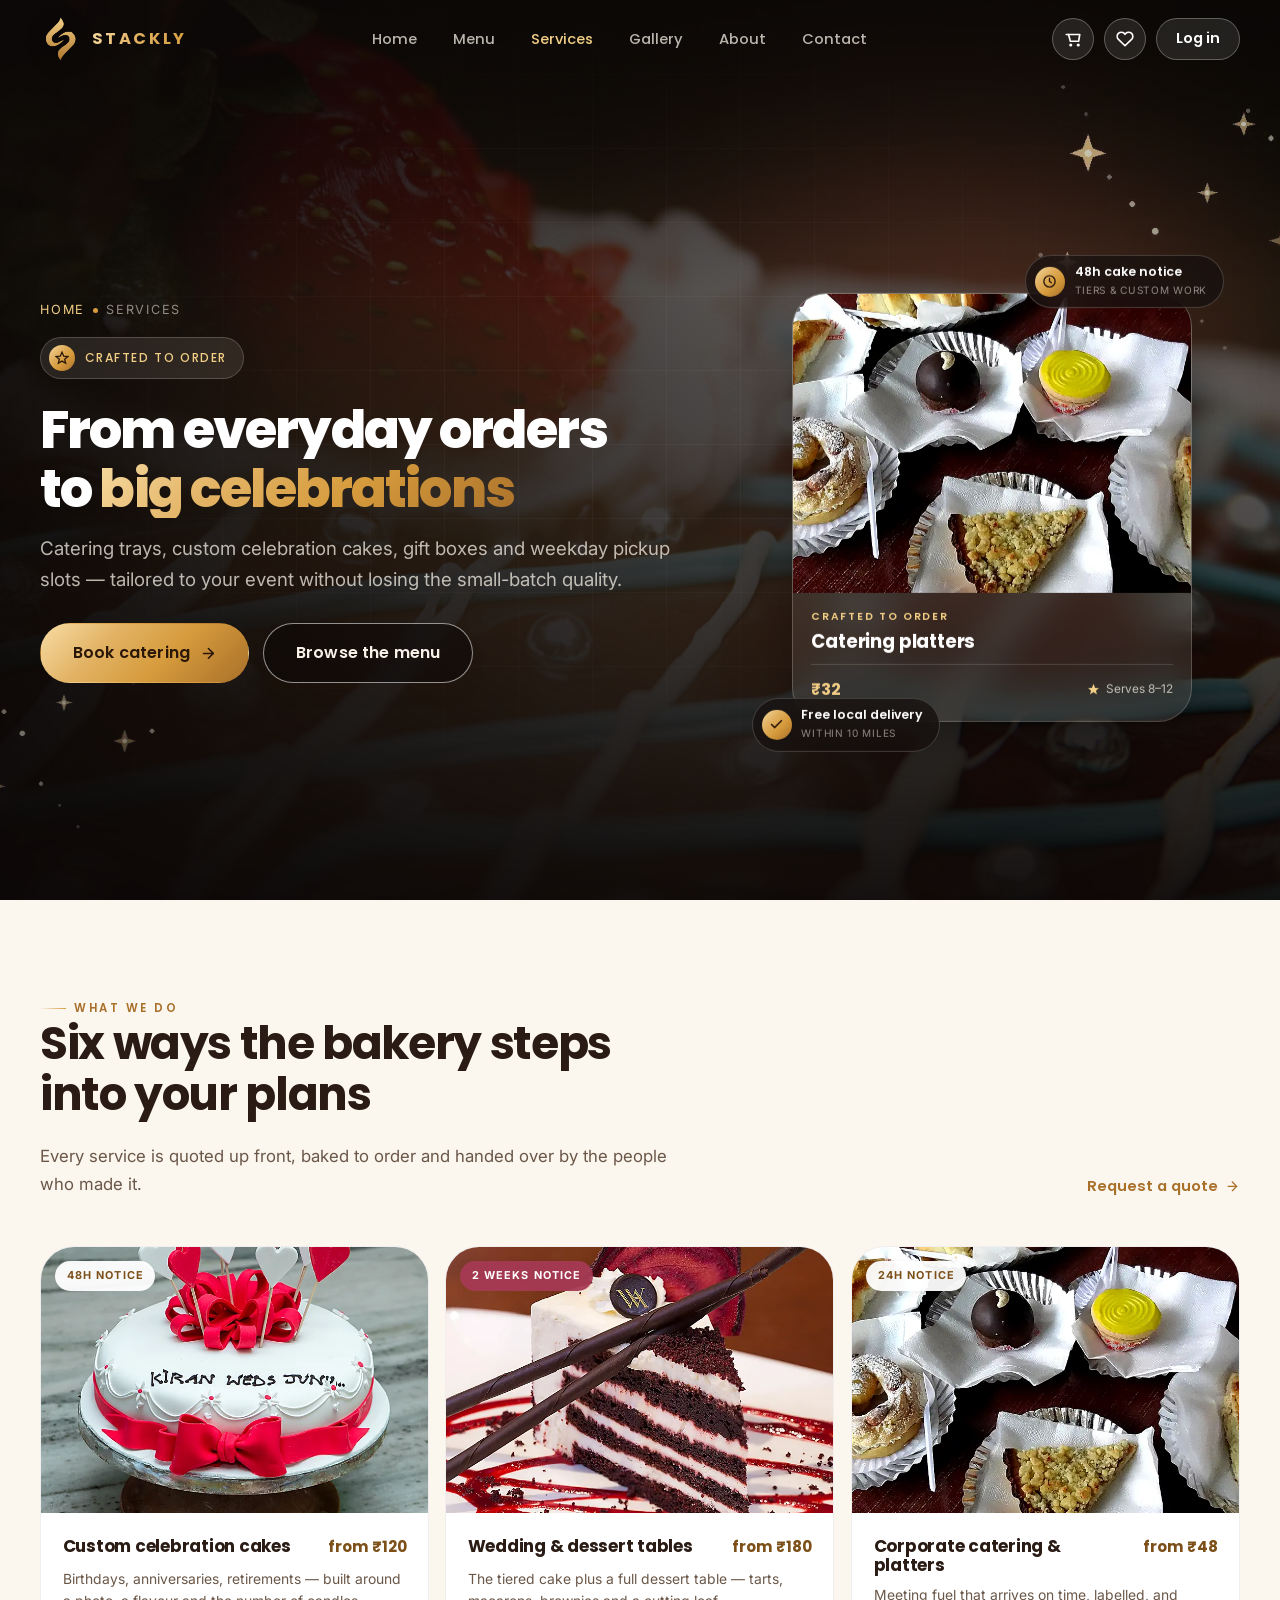
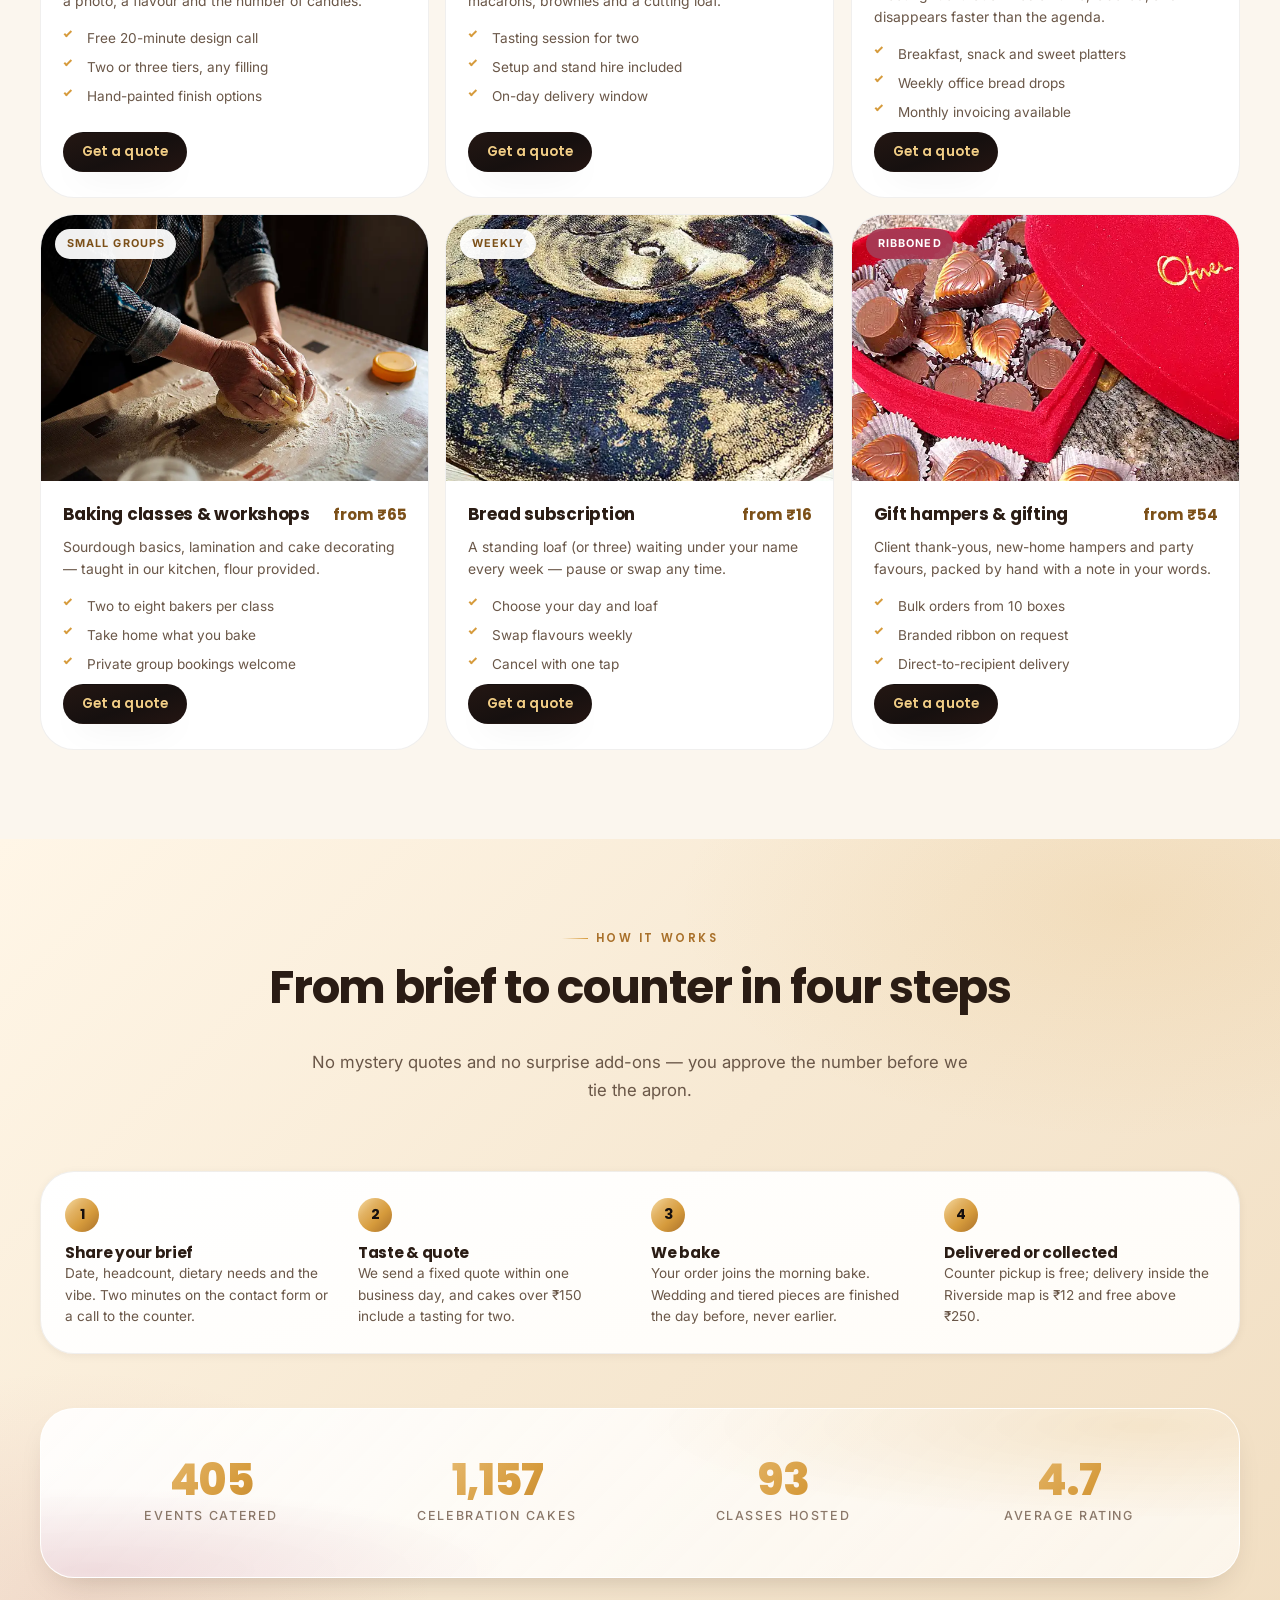
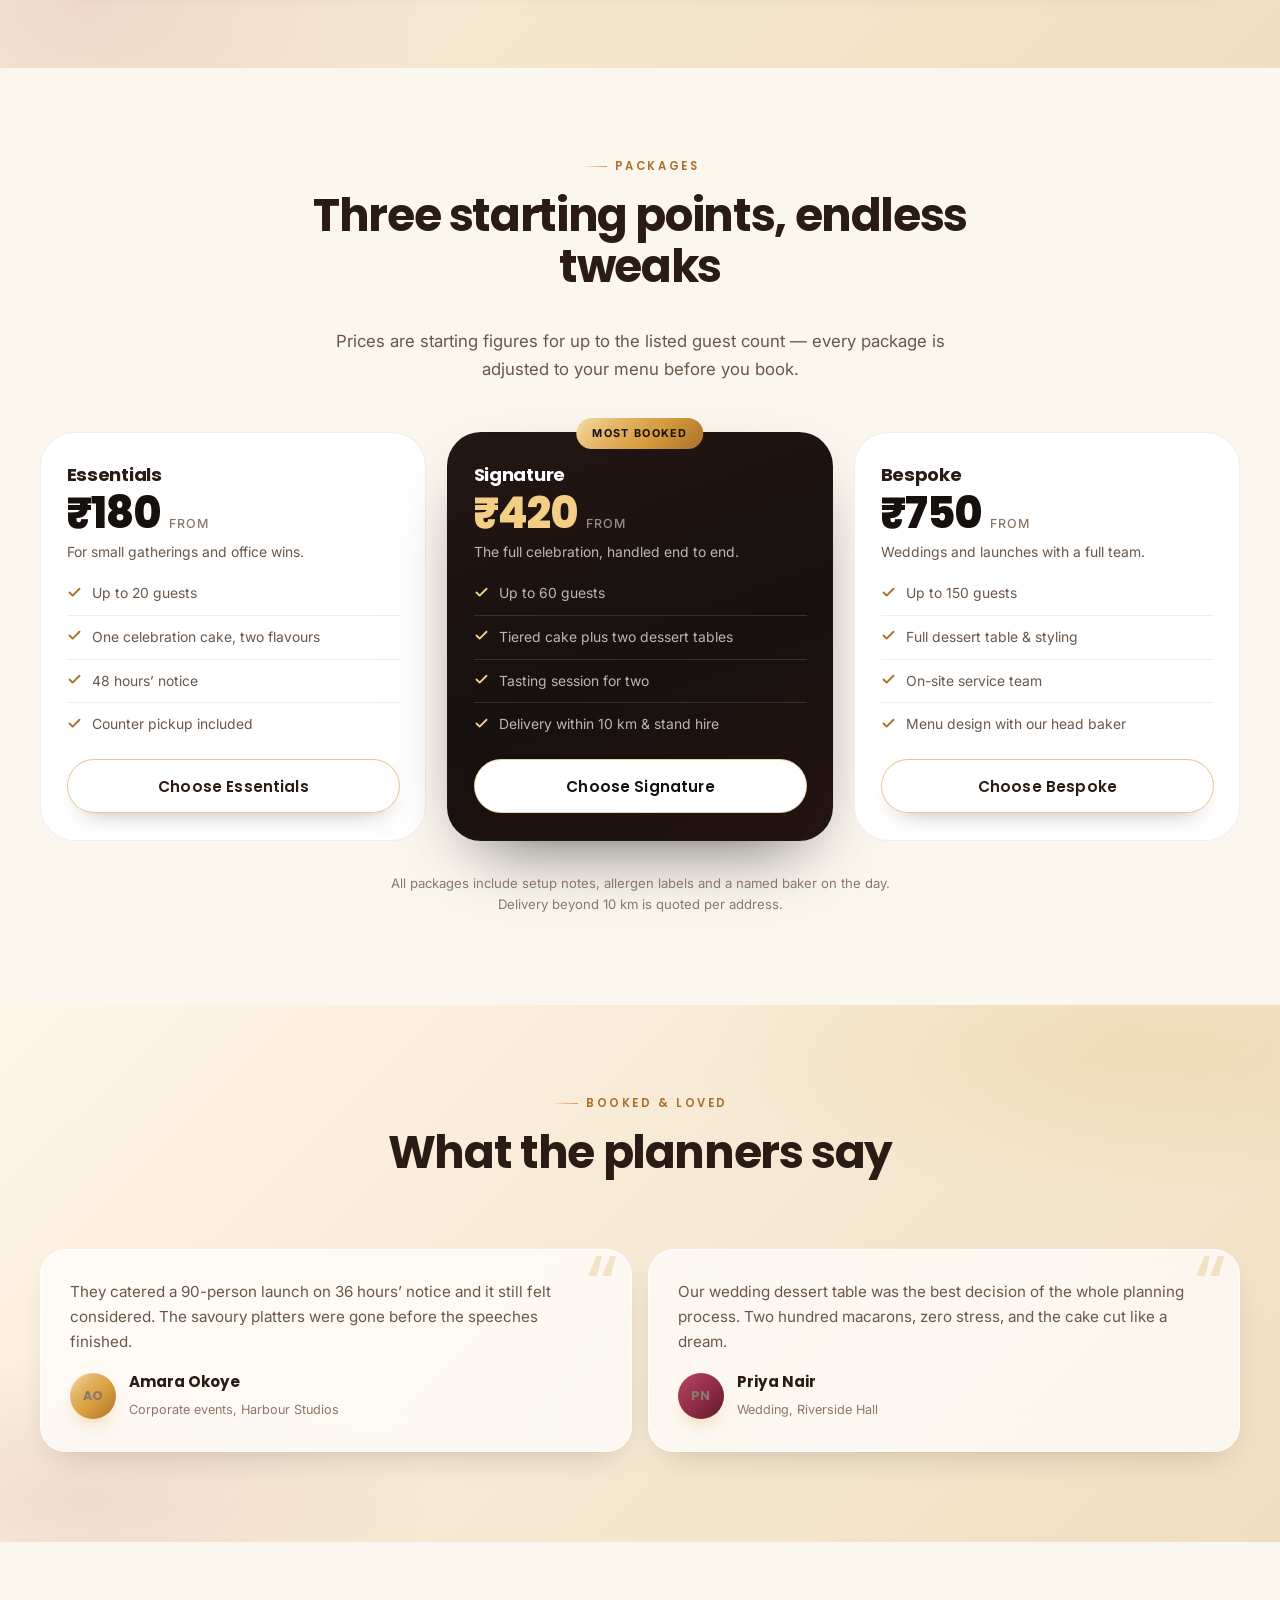
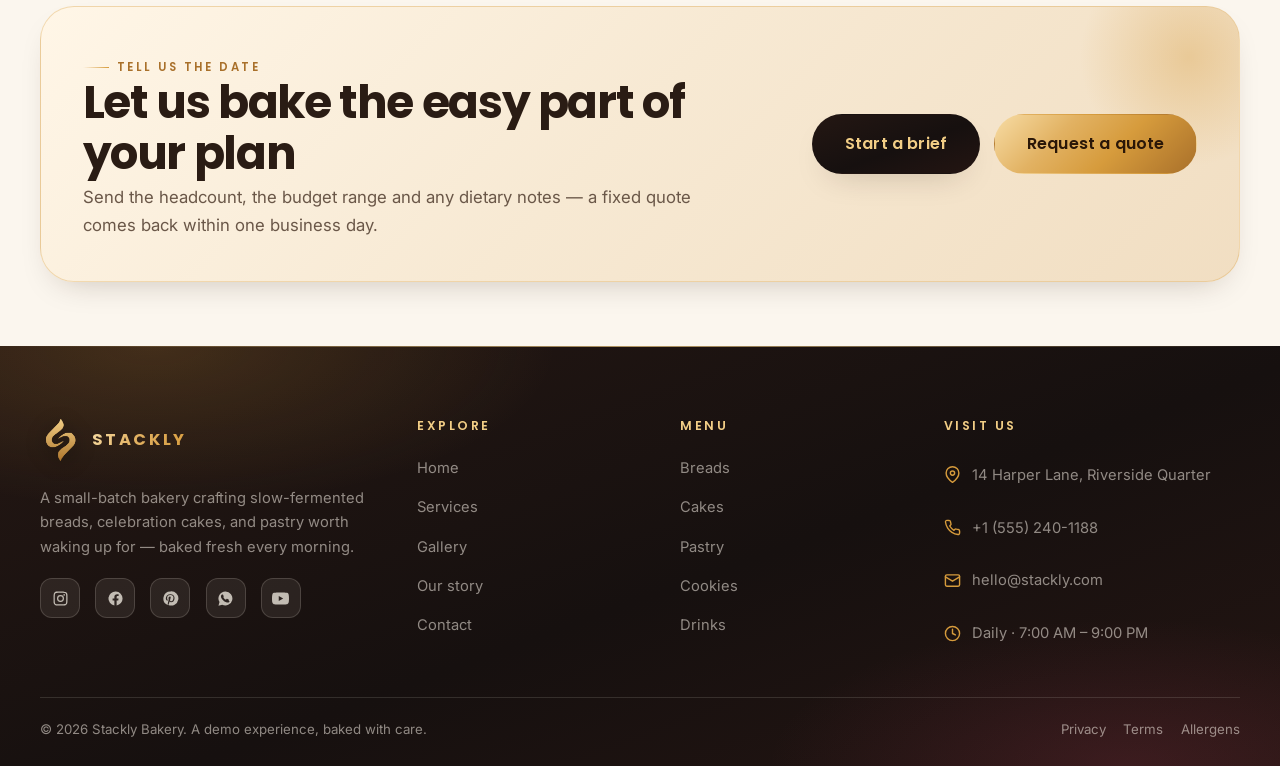
<file: services.html>
<!DOCTYPE html>
<html lang="en">
<head>
<meta charset="utf-8">
<meta name="viewport" content="width=device-width, initial-scale=1">
<title>Services — Stackly Bakery</title>
<meta name="description" content="Stackly Bakery services: custom celebration and wedding cakes, corporate catering platters, baking classes, bread subscriptions and gift hampers, with packages from ₹180.">
<link rel="icon" href="stackly-logo-icon.webp" type="image/webp">
<link rel="preconnect" href="https://fonts.googleapis.com">
<link rel="preconnect" href="https://fonts.gstatic.com" crossorigin>
<link href="https://fonts.googleapis.com/css2?family=Poppins:wght@400;500;600;700;800&family=Inter:wght@400;500;600&display=swap" rel="stylesheet">
<link rel="stylesheet" href="assets/css/site.css">
<link rel="stylesheet" href="assets/css/pages.css">
<link rel="stylesheet" href="assets/css/app.css">
<script src="assets/js/site.js" defer></script>
</head>
<body data-page="services">
<a class="skip-link" href="#main">Skip to content</a>
<div class="scroll-progress"><i></i></div>
<div class="cursor-glow" aria-hidden="true"></div>

<div data-site-header></div>

<main id="main">
  <!-- ================= HERO ================= -->
  <section class="hero hero--page">
    <div class="hero-media">
      <img class="hero-photo" src="assets/img/story-decorating.webp" alt="Baker piping buttercream onto a celebration cake" fetchpriority="high">
      <div class="hero-veil"><picture><source srcset="assets/img/veil-gold-anim.webp" type="image/webp"><img src="assets/img/veil-gold-anim.gif" alt=""></picture></div>
    </div>
    <img class="hero-spark" src="assets/img/sparkle-anim.webp" alt="" aria-hidden="true">
    <img class="hero-spark hero-spark--2" src="assets/img/sparkle-anim.webp" alt="" aria-hidden="true">
    <div class="container hero-inner">
      <div class="hero-copy">
        <nav class="breadcrumb" aria-label="Breadcrumb"><a href="index.html">Home</a><i></i><span>Services</span></nav>
        <span class="hero-badge"><i><svg viewBox="0 0 24 24" fill="none" stroke="currentColor" stroke-width="2.2" stroke-linecap="round"><path d="M12 2 15 9l7 .5-5.4 4.6L18.3 21 12 17.3 5.7 21l1.7-6.9L2 9.5 9 9z"/></svg></i> Crafted to order</span>
        <h1><span class="line"><span>From everyday orders</span></span><span class="line"><span>to <span class="grad-text">big celebrations</span></span></span></h1>
        <p class="hero-lede">Catering trays, custom celebration cakes, gift boxes and weekday pickup slots &mdash; tailored to your event without losing the small-batch quality.</p>
        <div class="button-row">
          <a class="button button--lg" href="contact.html">Book catering <svg viewBox="0 0 24 24" fill="none" stroke="currentColor" stroke-width="2.2" stroke-linecap="round" stroke-linejoin="round"><path d="M5 12h14"/><path d="m12 5 7 7-7 7"/></svg></a>
          <a class="button button--ghost button--lg" href="menu.html">Browse the menu</a>
        </div>
      </div>

      <div class="hero-visual">
        <figure class="hero-visual-card">
          <img src="assets/img/combo-platter.webp" alt="">
          <figcaption>
            <span class="hero-visual-eyebrow">Crafted to order</span>
            <strong class="hero-visual-title">Catering platters</strong>
            <div class="hero-visual-meta">
              <span class="hero-visual-price">₹32</span>
              <span class="hero-visual-rate"><svg viewBox="0 0 24 24" aria-hidden="true"><path d="m12 2 3 7 7 .5-5.4 4.6L18.3 21 12 17.3 5.7 21l1.7-6.9L2 9.5 9 9z"/></svg> Serves 8&ndash;12</span>
            </div>
          </figcaption>
        </figure>
        <div class="hero-visual-chip hero-visual-chip--top">
          <i><svg viewBox="0 0 24 24" fill="none" stroke="currentColor" stroke-width="2.2" stroke-linecap="round" stroke-linejoin="round" aria-hidden="true"><circle cx="12" cy="12" r="9"/><path d="M12 7v5l3 2"/></svg></i>
          <div><strong>48h cake notice</strong><span>Tiers &amp; custom work</span></div>
        </div>
        <div class="hero-visual-chip hero-visual-chip--bottom">
          <i><svg viewBox="0 0 24 24" fill="none" stroke="currentColor" stroke-width="2.4" stroke-linecap="round" stroke-linejoin="round" aria-hidden="true"><path d="M20 6 9 17l-5-5"/></svg></i>
          <div><strong>Free local delivery</strong><span>Within 10 miles</span></div>
        </div>
      </div>
    </div>
  </section>

  <!-- ================= SERVICES ================= -->
  <section class="section" id="services">
    <div class="container">
      <div class="section-head section-head--split reveal">
        <div>
          <span class="eyebrow">What we do</span>
          <h2 class="section-title">Six ways the bakery steps into your plans</h2>
          <p>Every service is quoted up front, baked to order and handed over by the people who made it.</p>
        </div>
        <a class="text-link" href="404.html">Request a quote <svg viewBox="0 0 24 24" fill="none" stroke="currentColor" stroke-width="2.2" stroke-linecap="round" stroke-linejoin="round"><path d="M5 12h14"/><path d="m12 5 7 7-7 7"/></svg></a>
      </div>

      <div class="grid grid-3">
        <article class="service-card reveal">
          <div class="service-media"><img src="assets/img/cake-tiered.webp" alt="Three-tier celebration cake decorated with flowers" loading="lazy"><span class="service-flag">48h notice</span></div>
          <div class="service-body">
            <div class="service-top"><h3>Custom celebration cakes</h3><span class="price">from ₹120</span></div>
            <p>Birthdays, anniversaries, retirements &mdash; built around a photo, a flavour and the number of candles.</p>
            <ul class="combo-list">
              <li>Free 20-minute design call</li>
              <li>Two or three tiers, any filling</li>
              <li>Hand-painted finish options</li>
            </ul>
            <a class="button button--dark button--sm" href="404.html">Get a quote</a>
          </div>
        </article>

        <article class="service-card reveal" data-delay="1">
          <div class="service-media"><img src="assets/img/cake-redvelvet.webp" alt="Red velvet wedding cake layers with cream cheese frosting" loading="lazy"><span class="service-flag service-flag--berry">2 weeks notice</span></div>
          <div class="service-body">
            <div class="service-top"><h3>Wedding &amp; dessert tables</h3><span class="price">from ₹180</span></div>
            <p>The tiered cake plus a full dessert table &mdash; tarts, macarons, brownies and a cutting loaf.</p>
            <ul class="combo-list">
              <li>Tasting session for two</li>
              <li>Setup and stand hire included</li>
              <li>On-day delivery window</li>
            </ul>
            <a class="button button--dark button--sm" href="404.html">Get a quote</a>
          </div>
        </article>

        <article class="service-card reveal" data-delay="2">
          <div class="service-media"><img src="assets/img/combo-platter.webp" alt="Catering platter of assorted pastries and breads" loading="lazy"><span class="service-flag">24h notice</span></div>
          <div class="service-body">
            <div class="service-top"><h3>Corporate catering &amp; platters</h3><span class="price">from ₹48</span></div>
            <p>Meeting fuel that arrives on time, labelled, and disappears faster than the agenda.</p>
            <ul class="combo-list">
              <li>Breakfast, snack and sweet platters</li>
              <li>Weekly office bread drops</li>
              <li>Monthly invoicing available</li>
            </ul>
            <a class="button button--dark button--sm" href="404.html">Get a quote</a>
          </div>
        </article>

        <article class="service-card reveal">
          <div class="service-media"><img src="assets/img/story-hands.webp" alt="Hands kneading dough during a baking class" loading="lazy"><span class="service-flag">Small groups</span></div>
          <div class="service-body">
            <div class="service-top"><h3>Baking classes &amp; workshops</h3><span class="price">from ₹65</span></div>
            <p>Sourdough basics, lamination and cake decorating &mdash; taught in our kitchen, flour provided.</p>
            <ul class="combo-list">
              <li>Two to eight bakers per class</li>
              <li>Take home what you bake</li>
              <li>Private group bookings welcome</li>
            </ul>
            <a class="button button--dark button--sm" href="404.html">Get a quote</a>
          </div>
        </article>

        <article class="service-card reveal" data-delay="1">
          <div class="service-media"><img src="assets/img/bread-sourdough.webp" alt="Country sourdough loaf from the weekly bread subscription" loading="lazy"><span class="service-flag">Weekly</span></div>
          <div class="service-body">
            <div class="service-top"><h3>Bread subscription</h3><span class="price">from ₹16</span></div>
            <p>A standing loaf (or three) waiting under your name every week &mdash; pause or swap any time.</p>
            <ul class="combo-list">
              <li>Choose your day and loaf</li>
              <li>Swap flavours weekly</li>
              <li>Cancel with one tap</li>
            </ul>
            <a class="button button--dark button--sm" href="404.html">Get a quote</a>
          </div>
        </article>

        <article class="service-card reveal" data-delay="2">
          <div class="service-media"><img src="assets/img/gift-basket.webp" alt="Gift hamper filled with breads, pastries and preserves" loading="lazy"><span class="service-flag service-flag--berry">Ribboned</span></div>
          <div class="service-body">
            <div class="service-top"><h3>Gift hampers &amp; gifting</h3><span class="price">from ₹54</span></div>
            <p>Client thank-yous, new-home hampers and party favours, packed by hand with a note in your words.</p>
            <ul class="combo-list">
              <li>Bulk orders from 10 boxes</li>
              <li>Branded ribbon on request</li>
              <li>Direct-to-recipient delivery</li>
            </ul>
            <a class="button button--dark button--sm" href="404.html">Get a quote</a>
          </div>
        </article>
      </div>
    </div>
  </section>

  <!-- ================= HOW IT WORKS ================= -->
  <section class="section section--cream" id="process">
    <div class="container">
      <div class="section-head section-head--center reveal">
        <span class="eyebrow">How it works</span>
        <h2 class="section-title">From brief to counter in four steps</h2>
        <p>No mystery quotes and no surprise add-ons &mdash; you approve the number before we tie the apron.</p>
      </div>

      <div class="flow-panel flow-panel--wide reveal" style="margin-top:clamp(3rem,6vw,4.2rem)">
        <ol class="flow-list flow-list--grid">
          <li class="flow-item"><span class="flow-num">1</span><div><h4>Share your brief</h4><p>Date, headcount, dietary needs and the vibe. Two minutes on the contact form or a call to the counter.</p></div></li>
          <li class="flow-item"><span class="flow-num">2</span><div><h4>Taste &amp; quote</h4><p>We send a fixed quote within one business day, and cakes over ₹150 include a tasting for two.</p></div></li>
          <li class="flow-item"><span class="flow-num">3</span><div><h4>We bake</h4><p>Your order joins the morning bake. Wedding and tiered pieces are finished the day before, never earlier.</p></div></li>
          <li class="flow-item"><span class="flow-num">4</span><div><h4>Delivered or collected</h4><p>Counter pickup is free; delivery inside the Riverside map is ₹12 and free above ₹250.</p></div></li>
        </ol>
      </div>

      <div class="stats-band reveal" style="margin-top:clamp(2.2rem,5vw,3.4rem)">
        <div class="stats-grid">
          <div class="stat"><strong data-count="420">0</strong><span>Events catered</span></div>
          <div class="stat"><strong data-count="1200">0</strong><span>Celebration cakes</span></div>
          <div class="stat"><strong data-count="96">0</strong><span>Classes hosted</span></div>
          <div class="stat"><strong data-count="4.9">0</strong><span>Average rating</span></div>
        </div>
      </div>
    </div>
  </section>

  <!-- ================= PACKAGES ================= -->
  <section class="section" id="packages">
    <div class="container">
      <div class="section-head section-head--center reveal">
        <span class="eyebrow">Packages</span>
        <h2 class="section-title">Three starting points, endless tweaks</h2>
        <p>Prices are starting figures for up to the listed guest count &mdash; every package is adjusted to your menu before you book.</p>
      </div>

      <div class="price-grid">
        <article class="price-card reveal">
          <div class="price-head"><h3>Essentials</h3></div>
          <span class="price-amount">₹180<small>from</small></span>
          <p class="price-note">For small gatherings and office wins.</p>
          <ul class="price-feats">
            <li><svg viewBox="0 0 24 24" fill="none" stroke="currentColor" stroke-width="3" stroke-linecap="round" stroke-linejoin="round"><path d="M20 6 9 17l-5-5"/></svg><span>Up to 20 guests</span></li>
            <li><svg viewBox="0 0 24 24" fill="none" stroke="currentColor" stroke-width="3" stroke-linecap="round" stroke-linejoin="round"><path d="M20 6 9 17l-5-5"/></svg><span>One celebration cake, two flavours</span></li>
            <li><svg viewBox="0 0 24 24" fill="none" stroke="currentColor" stroke-width="3" stroke-linecap="round" stroke-linejoin="round"><path d="M20 6 9 17l-5-5"/></svg><span>48 hours&rsquo; notice</span></li>
            <li><svg viewBox="0 0 24 24" fill="none" stroke="currentColor" stroke-width="3" stroke-linecap="round" stroke-linejoin="round"><path d="M20 6 9 17l-5-5"/></svg><span>Counter pickup included</span></li>
          </ul>
          <a class="button button--ghost button--wide" href="404.html">Choose Essentials</a>
        </article>

        <article class="price-card price-card--featured reveal" data-delay="1">
          <span class="price-badge">Most booked</span>
          <div class="price-head"><h3>Signature</h3></div>
          <span class="price-amount">₹420<small>from</small></span>
          <p class="price-note">The full celebration, handled end to end.</p>
          <ul class="price-feats">
            <li><svg viewBox="0 0 24 24" fill="none" stroke="currentColor" stroke-width="3" stroke-linecap="round" stroke-linejoin="round"><path d="M20 6 9 17l-5-5"/></svg><span>Up to 60 guests</span></li>
            <li><svg viewBox="0 0 24 24" fill="none" stroke="currentColor" stroke-width="3" stroke-linecap="round" stroke-linejoin="round"><path d="M20 6 9 17l-5-5"/></svg><span>Tiered cake plus two dessert tables</span></li>
            <li><svg viewBox="0 0 24 24" fill="none" stroke="currentColor" stroke-width="3" stroke-linecap="round" stroke-linejoin="round"><path d="M20 6 9 17l-5-5"/></svg><span>Tasting session for two</span></li>
            <li><svg viewBox="0 0 24 24" fill="none" stroke="currentColor" stroke-width="3" stroke-linecap="round" stroke-linejoin="round"><path d="M20 6 9 17l-5-5"/></svg><span>Delivery within 10 km &amp; stand hire</span></li>
          </ul>
          <a class="button button--light button--wide" href="404.html">Choose Signature</a>
        </article>

        <article class="price-card reveal" data-delay="2">
          <div class="price-head"><h3>Bespoke</h3></div>
          <span class="price-amount">₹750<small>from</small></span>
          <p class="price-note">Weddings and launches with a full team.</p>
          <ul class="price-feats">
            <li><svg viewBox="0 0 24 24" fill="none" stroke="currentColor" stroke-width="3" stroke-linecap="round" stroke-linejoin="round"><path d="M20 6 9 17l-5-5"/></svg><span>Up to 150 guests</span></li>
            <li><svg viewBox="0 0 24 24" fill="none" stroke="currentColor" stroke-width="3" stroke-linecap="round" stroke-linejoin="round"><path d="M20 6 9 17l-5-5"/></svg><span>Full dessert table &amp; styling</span></li>
            <li><svg viewBox="0 0 24 24" fill="none" stroke="currentColor" stroke-width="3" stroke-linecap="round" stroke-linejoin="round"><path d="M20 6 9 17l-5-5"/></svg><span>On-site service team</span></li>
            <li><svg viewBox="0 0 24 24" fill="none" stroke="currentColor" stroke-width="3" stroke-linecap="round" stroke-linejoin="round"><path d="M20 6 9 17l-5-5"/></svg><span>Menu design with our head baker</span></li>
          </ul>
          <a class="button button--ghost button--wide" href="404.html">Choose Bespoke</a>
        </article>
      </div>

      <p class="price-fineprint reveal">All packages include setup notes, allergen labels and a named baker on the day. Delivery beyond 10 km is quoted per address.</p>
    </div>
  </section>

  <!-- ================= REVIEWS ================= -->
  <section class="section section--cream">
    <div class="container">
      <div class="section-head section-head--center reveal">
        <span class="eyebrow">Booked &amp; loved</span>
        <h2 class="section-title">What the planners say</h2>
      </div>
      <div class="grid grid-2">
        <article class="quote-card reveal">
          <p>They catered a 90-person launch on 36 hours&rsquo; notice and it still felt considered. The savoury platters were gone before the speeches finished.</p>
          <div class="quote-person"><span class="avatar">AO</span><div><strong>Amara Okoye</strong><span>Corporate events, Harbour Studios</span></div></div>
        </article>
        <article class="quote-card reveal" data-delay="1">
          <p>Our wedding dessert table was the best decision of the whole planning process. Two hundred macarons, zero stress, and the cake cut like a dream.</p>
          <div class="quote-person"><span class="avatar avatar--berry">PN</span><div><strong>Priya Nair</strong><span>Wedding, Riverside Hall</span></div></div>
        </article>
      </div>
    </div>
  </section>

  <!-- ================= CTA ================= -->
  <section class="section section--tight">
    <div class="container">
      <div class="cta-strip reveal">
        <div>
          <span class="eyebrow">Tell us the date</span>
          <h2 class="section-title">Let us bake the easy part of your plan</h2>
          <p>Send the headcount, the budget range and any dietary notes &mdash; a fixed quote comes back within one business day.</p>
        </div>
        <div class="button-row">
          <a class="button button--dark button--lg" href="contact.html">Start a brief</a>
          <a class="button button--lg" href="404.html">Request a quote</a>
        </div>
      </div>
    </div>
  </section>
</main>

<div data-site-footer></div>
</body>
</html>
</file>
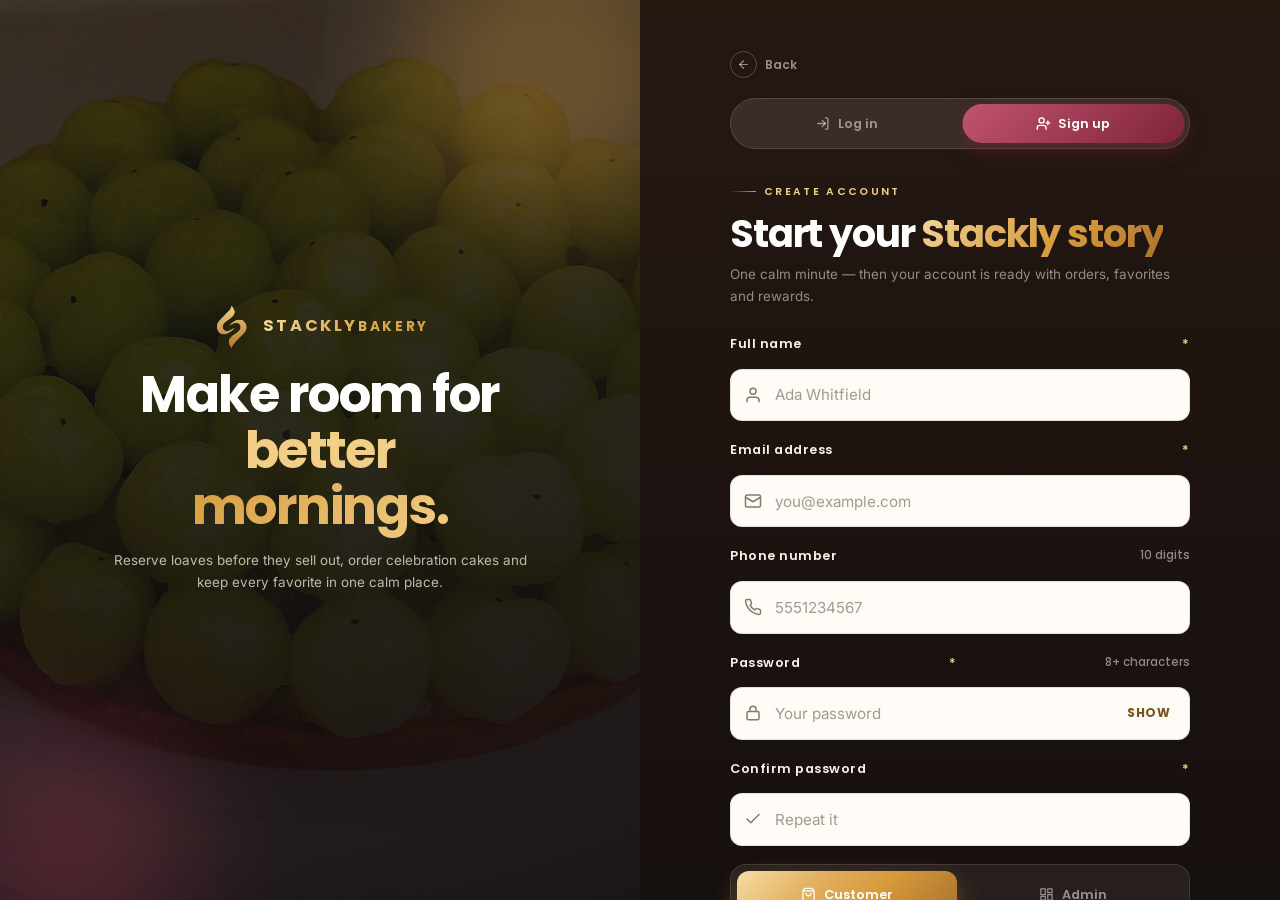
<file: signup.html>
<!DOCTYPE html>
<html lang="en">
<head>
<meta charset="utf-8">
<meta name="viewport" content="width=device-width, initial-scale=1">
<title>Create account — Stackly Bakery</title>
<meta name="description" content="Create a Stackly Bakery account to order breads and cakes, book tasting tables and track bread-club rewards.">
<meta name="theme-color" content="#16100F">
<link rel="icon" href="stackly-logo-icon.webp" type="image/webp">
<link rel="preconnect" href="https://fonts.googleapis.com">
<link rel="preconnect" href="https://fonts.gstatic.com" crossorigin>
<link href="https://fonts.googleapis.com/css2?family=Poppins:wght@400;500;600;700;800&family=Inter:wght@400;500;600&display=swap" rel="stylesheet">
<link rel="stylesheet" href="assets/css/site.css">
<link rel="stylesheet" href="assets/css/pages.css">
<link rel="stylesheet" href="assets/css/app.css">
<script src="assets/js/site.js" defer></script>
</head>
<body class="auth-page" data-page="signup">
<a class="skip-link" href="#signup-form">Skip to sign up</a>

<main class="auth-panel">
  <button class="back-btn auth-panel-back" type="button" data-go-back aria-label="Go back">
    <span class="back-ico"><svg viewBox="0 0 24 24" fill="none" stroke="currentColor" stroke-width="2.2" stroke-linecap="round" stroke-linejoin="round"><path d="M19 12H5"/><path d="m12 19-7-7 7-7"/></svg></span>
    <span>Back</span>
  </button>
  <div class="lb" aria-hidden="true">
    <img src="assets/img/auth-signup.webp" alt="" width="760" height="900" fetchpriority="high">
  </div>
  <div class="wob wob--gold" aria-hidden="true"></div>
  <div class="wob wob--berry" aria-hidden="true"></div>

  <div class="container panel-inner">
    <a class="brand auth-brand-chip" href="index.html" aria-label="Stackly Bakery home">
      <img src="stackly-logo-icon.webp" alt="" width="40" height="40">
      <span>STACKLY<small>Bakery</small></span>
    </a>
    <h1>Make room for <em>better</em><br><span class="grad-text-v">mornings.</span></h1>
    <p>Reserve loaves before they sell out, order celebration cakes and keep every favorite in one calm place.</p>
  </div>
</main>

<section class="auth-form-shell" aria-label="Create a Stackly account">
  <div class="auth-card">
    <button class="back-btn card-back" type="button" data-go-back aria-label="Go back">
      <span class="back-ico"><svg viewBox="0 0 24 24" fill="none" stroke="currentColor" stroke-width="2.2" stroke-linecap="round" stroke-linejoin="round"><path d="M19 12H5"/><path d="m12 19-7-7 7-7"/></svg></span>
      <span>Back</span>
    </button>

    <div class="auth-toggle auth-toggle--signup" role="group" aria-label="Switch between log in and sign up">
      <span class="auth-toggle-thumb" aria-hidden="true"></span>
      <a class="auth-toggle-opt" href="login.html">
        <svg viewBox="0 0 24 24" fill="none" stroke="currentColor" stroke-width="2.2" stroke-linecap="round" stroke-linejoin="round"><path d="M15 3h2a2 2 0 0 1 2 2v14a2 2 0 0 1-2 2h-2"/><path d="m10 17 5-5-5-5"/><path d="M15 12H3"/></svg>
        Log in
      </a>
      <a class="auth-toggle-opt on" href="signup.html" aria-current="page">
        <svg viewBox="0 0 24 24" fill="none" stroke="currentColor" stroke-width="2.2" stroke-linecap="round" stroke-linejoin="round"><path d="M16 21v-2a4 4 0 0 0-4-4H6a4 4 0 0 0-4 4v2"/><circle cx="9" cy="7" r="4"/><path d="M19 8v6"/><path d="M22 11h-6"/></svg>
        Sign up
      </a>
    </div>

    <div class="form-head">
      <span class="eyebrow">Create account</span>
      <h1>Start your <span class="grad-text">Stackly story</span></h1>
      <p>One calm minute &mdash; then your account is ready with orders, favorites and rewards.</p>
    </div>

    <form id="signup-form" novalidate>
      <div class="field">
        <label class="form-label" for="signup-name">Full name <span class="req">*</span></label>
        <div class="input-wrap">
          <span class="i-ico"><svg viewBox="0 0 24 24" fill="none" stroke="currentColor" stroke-width="2" stroke-linecap="round" stroke-linejoin="round"><path d="M20 21v-2a4 4 0 0 0-4-4H8a4 4 0 0 0-4 4v2"/><circle cx="12" cy="7" r="4"/></svg></span>
          <input class="input with-ico" id="signup-name" type="text" name="name" placeholder="Ada Whitfield" autocomplete="name" data-validate="name" required>
        </div>
        <span class="field-error" aria-live="polite"></span>
      </div>

      <div class="field">
        <label class="form-label" for="signup-email">Email address <span class="req">*</span></label>
        <div class="input-wrap">
          <span class="i-ico"><svg viewBox="0 0 24 24" fill="none" stroke="currentColor" stroke-width="2" stroke-linecap="round" stroke-linejoin="round"><rect x="2" y="4" width="20" height="16" rx="2"/><path d="m22 7-10 6L2 7"/></svg></span>
          <input class="input with-ico" id="signup-email" type="email" name="email" placeholder="you@example.com" autocomplete="email" data-validate="email" required>
        </div>
        <span class="field-error" aria-live="polite"></span>
      </div>

      <div class="field">
        <label class="form-label" for="signup-phone">Phone number <small>10 digits</small></label>
        <div class="input-wrap">
          <span class="i-ico"><svg viewBox="0 0 24 24" fill="none" stroke="currentColor" stroke-width="2" stroke-linecap="round" stroke-linejoin="round"><path d="M22 16.9v3a2 2 0 0 1-2.2 2 19.8 19.8 0 0 1-8.6-3.1 19.5 19.5 0 0 1-6-6A19.8 19.8 0 0 1 2.1 4.2 2 2 0 0 1 4.1 2h3a2 2 0 0 1 2 1.7c.1 1 .4 1.9.7 2.8a2 2 0 0 1-.5 2.1L8.1 9.9a16 16 0 0 0 6 6l1.3-1.3a2 2 0 0 1 2.1-.4c.9.3 1.8.6 2.8.7a2 2 0 0 1 1.7 2z"/></svg></span>
          <input class="input with-ico" id="signup-phone" type="tel" name="phone" inputmode="numeric" maxlength="10" placeholder="5551234567" autocomplete="tel" data-validate="phone" required>
        </div>
        <span class="field-error" aria-live="polite"></span>
      </div>

      <div class="field">
        <label class="form-label" for="signup-password">Password <span class="req">*</span> <small>8+ characters</small></label>
        <div class="input-wrap">
          <span class="i-ico"><svg viewBox="0 0 24 24" fill="none" stroke="currentColor" stroke-width="2" stroke-linecap="round" stroke-linejoin="round"><rect x="4" y="10" width="16" height="11" rx="2"/><path d="M8 10V7a4 4 0 0 1 8 0v3"/></svg></span>
          <input class="input with-ico with-toggle" id="signup-password" type="password" name="password" placeholder="Your password" autocomplete="new-password" data-validate="password" required>
          <button class="toggle-pass" type="button" data-password-toggle="signup-password" aria-label="Show password">Show</button>
        </div>
        <span class="field-error" aria-live="polite"></span>
      </div>

      <div class="field">
        <label class="form-label" for="signup-confirm">Confirm password <span class="req">*</span></label>
        <div class="input-wrap">
          <span class="i-ico"><svg viewBox="0 0 24 24" fill="none" stroke="currentColor" stroke-width="2" stroke-linecap="round" stroke-linejoin="round"><path d="M20 6 9 17l-5-5"/></svg></span>
          <input class="input with-ico" id="signup-confirm" type="password" name="confirm" placeholder="Repeat it" autocomplete="new-password" data-validate="confirm" required>
        </div>
        <span class="field-error" aria-live="polite"></span>
      </div>

      <div class="field role-field">
        <div class="role-switch" role="radiogroup" aria-label="Select account type">
          <span class="role-thumb" aria-hidden="true"></span>
          <label class="role-opt customer on">
            <input type="radio" name="srole" value="customer" checked>
            <span class="r-ico"><svg viewBox="0 0 24 24" fill="none" stroke="currentColor" stroke-width="2" stroke-linecap="round" stroke-linejoin="round"><path d="M6 2 3 6v14a2 2 0 0 0 2 2h14a2 2 0 0 0 2-2V6l-3-4zM3 6h18M16 10a4 4 0 0 1-8 0"/></svg></span>
            Customer
          </label>
          <label class="role-opt admin">
            <input type="radio" name="srole" value="admin">
            <span class="r-ico"><svg viewBox="0 0 24 24" fill="none" stroke="currentColor" stroke-width="2" stroke-linecap="round" stroke-linejoin="round"><path d="M3 12h7V3H3zM14 21h7v-9h-7zM14 3v6h7V3zM3 21h7v-6H3z"/></svg></span>
            Admin
          </label>
        </div>
        <input type="hidden" name="role" value="customer" data-validate="role" required>
        <span class="field-error" aria-live="polite"></span>
      </div>

      <div class="field terms-field">
        <label class="check-row">
          <input type="checkbox" name="terms" required>
          <span>I understand this is a demo &mdash; my details stay in this browser and never leave this device. <a href="404.html">Read the demo terms</a>.</span>
        </label>
        <span class="field-error" aria-live="polite"></span>
      </div>

      <button class="button button--wide" type="submit">Create account <svg viewBox="0 0 24 24" fill="none" stroke="currentColor" stroke-width="2.2" stroke-linecap="round" stroke-linejoin="round"><path d="M5 12h14"/><path d="m12 5 7 7-7 7"/></svg></button>

      <p class="form-note">Already have an account? <a href="login.html">Log in instead</a></p>
    </form>

    <div class="role-note">
      <strong>Your privacy matters:</strong> after signup you go straight to the login screen. This demo stores only a local browser profile &mdash; never enter a real password.
    </div>
  </div>
</section>
</body>
</html>
</file>
<file: assets/css/site.css>
/* ============================================================
   STACKLY BAKERY — design system (mobile first)
   1 tokens · 2 base · 3 buttons · 4 chrome · 5 hero · 6 cards
   7 footer · 8 utilities · 9 motion · 10 responsive
   ============================================================ */

/* ---------- 1. tokens ---------- */
:root{
  /* brand */
  --ink:#16100F;
  --ink-2:#1F1512;
  --ink-3:#2B1D18;
  --cream:#FBF6EE;
  --cream-2:#F5ECDD;
  --cream-3:#EFE3D0;
  --gold:#D69B3C;
  --gold-2:#F2CE86;
  --gold-3:#A9702A;
  --gold-4:#7C5018;
  --berry:#A63A54;
  --berry-2:#7E2438;
  --caramel:#C4763F;
  --vanilla:#FFF9EF;
  --success:#2E9E6B;
  --danger:#CE4257;
  --info:#4B7BEC;

  /* text */
  --text:#2A1C14;
  --text-soft:#6A5748;
  --text-mute:#8B7869;
  --on-dark:#F7F1E7;
  --on-dark-soft:rgba(247,241,231,.74);
  --on-dark-mute:rgba(247,241,231,.54);

  /* lines / surfaces */
  --line:rgba(42,28,20,.12);
  --line-2:rgba(42,28,20,.07);
  --line-dark:rgba(247,241,231,.14);
  --surface:#FFFFFF;
  --surface-2:#FFFCF7;

  /* gradients */
  --grad-gold:linear-gradient(135deg,#F7DCA4 0%,#E2B263 32%,#D69B3C 60%,#A9702A 100%);
  --grad-gold-soft:linear-gradient(135deg,rgba(247,220,164,.32),rgba(214,155,60,.16));
  --grad-berry:linear-gradient(135deg,#B84660 0%,#8E2B46 55%,#5E1A2B 100%);
  --grad-ink:linear-gradient(160deg,#241713 0%,#16100F 55%,#241512 100%);
  --grad-warm:linear-gradient(135deg,#FFF6E7 0%,#F7E9D3 48%,#F1DEC2 100%);
  --grad-caramel:linear-gradient(135deg,#E7A869,#C4763F);

  /* type */
  --font-head:"Poppins","Outfit","Segoe UI",system-ui,-apple-system,sans-serif;
  --font-body:"Inter","Manrope","Segoe UI",system-ui,-apple-system,sans-serif;

  /* shape */
  --r-xs:8px; --r-sm:12px; --r-md:18px; --r-lg:26px; --r-xl:34px; --r-pill:999px;

  /* elevation */
  --sh-1:0 2px 10px rgba(38,22,12,.06);
  --sh-2:0 14px 34px -18px rgba(38,22,12,.28);
  --sh-3:0 34px 70px -34px rgba(38,22,12,.42);
  --sh-gold:0 18px 40px -18px rgba(214,155,60,.65);
  --sh-dark:0 30px 70px -34px rgba(0,0,0,.7);

  /* motion */
  --e-out:cubic-bezier(.16,1,.3,1);
  --e-spring:cubic-bezier(.34,1.56,.64,1);
  --e-soft:cubic-bezier(.4,.14,.3,1);
  --t-fast:.22s;
  --t-mid:.4s;
  --t-slow:.75s;

  /* layout */
  --gutter:clamp(1rem,4vw,2.5rem);
  --max:1240px;
  --header-h:72px;
}

/* ---------- 2. base ---------- */
*,*::before,*::after{box-sizing:border-box}
[hidden]{display:none!important}
html{-webkit-text-size-adjust:100%;scroll-behavior:smooth}
html,body{overflow-x:hidden;max-width:100%}
body{
  margin:0;
  font-family:var(--font-body);
  font-size:clamp(.97rem,.4vw + .88rem,1.05rem);
  line-height:1.65;
  color:var(--text);
  background:var(--cream);
  -webkit-font-smoothing:antialiased;
  text-rendering:optimizeLegibility;
  overflow-x:hidden;
}
body.is-locked{overflow:hidden}
img,picture,svg,video{display:block;max-width:100%}
img{height:auto;border-style:none}
a{color:inherit;text-decoration:none}
button,input,select,textarea{font:inherit;color:inherit}
h1,h2,h3,h4,h5{
  font-family:var(--font-head);
  font-weight:700;
  line-height:1.12;
  letter-spacing:-.02em;
  margin:0 0 .5em;
  color:var(--text);
  overflow-wrap:break-word;
}
h1{font-size:clamp(1.9rem,6.8vw,3.8rem);font-weight:800;letter-spacing:-.035em}
h2{font-size:clamp(1.7rem,5vw,2.85rem);letter-spacing:-.03em}
h3{font-size:clamp(1.1rem,2.4vw,1.35rem);letter-spacing:-.015em}
h4{font-size:clamp(1rem,2vw,1.1rem)}
p{margin:0 0 1rem}
p:last-child{margin-bottom:0}
ul,ol{margin:0;padding:0;list-style:none}
::selection{background:rgba(214,155,60,.3);color:var(--ink)}

.container{width:min(100% - (var(--gutter) * 2),var(--max));margin-inline:auto}
.container--narrow{width:min(100% - (var(--gutter) * 2),860px)}

:where(a,button,input,textarea,select,[tabindex]):focus-visible{
  outline:3px solid rgba(214,155,60,.85);
  outline-offset:3px;
  border-radius:6px;
}
.skip-link{
  position:fixed;top:-100px;left:12px;z-index:999;
  background:var(--ink);color:var(--gold-2);
  padding:.7rem 1.1rem;border-radius:var(--r-sm);
  font-weight:600;transition:top var(--t-fast) var(--e-out);
}
.skip-link:focus{top:12px}

/* headings helpers */
.eyebrow{
  display:inline-flex;align-items:center;gap:.5rem;
  font-family:var(--font-head);
  font-size:.72rem;font-weight:600;letter-spacing:.22em;text-transform:uppercase;
  color:var(--gold-3);
}
.eyebrow::before{
  content:"";width:26px;height:1px;
  background:linear-gradient(90deg,transparent,var(--gold));
}
.eyebrow--light{color:var(--gold-2)}
.eyebrow--light::before{background:linear-gradient(90deg,transparent,var(--gold-2))}
.eyebrow--center::after{
  content:"";width:26px;height:1px;
  background:linear-gradient(90deg,var(--gold),transparent);
}
.grad-text{
  background:var(--grad-gold);
  -webkit-background-clip:text;background-clip:text;
  color:transparent;-webkit-text-fill-color:transparent;
}
.section-title{max-width:22ch}
.section-head{
  display:flex;flex-direction:column;gap:.85rem;
  margin-bottom:clamp(1.9rem,4vw,3rem);
}
.section-head p{max-width:60ch;color:var(--text-soft);margin:0}
.section-head--center{align-items:center;text-align:center}
.section-head--center .section-title{max-width:26ch}
.section-head--center p{margin-inline:auto}
.section-head--split{gap:1.4rem}
.lede{font-size:clamp(1.02rem,1.4vw,1.16rem);color:var(--text-soft)}
.on-dark,.on-dark h1,.on-dark h2,.on-dark h3,.on-dark h4{color:var(--on-dark)}
.on-dark .lede,.on-dark p{color:var(--on-dark-soft)}
.dark-band{
  background:var(--grad-ink);
  color:var(--on-dark);
  position:relative;
  overflow:hidden;
}
.dark-band::before{
  content:"";position:absolute;inset:-30% -10% auto;height:70%;
  background:radial-gradient(60% 60% at 30% 40%,rgba(214,155,60,.24),transparent 70%),
             radial-gradient(50% 50% at 78% 30%,rgba(166,58,84,.24),transparent 70%);
  pointer-events:none;
}
.dark-band > *{position:relative;z-index:1}

/* ---------- 3. buttons ---------- */
.button{
  --btn-bg:var(--grad-gold);
  position:relative;
  display:inline-flex;align-items:center;justify-content:center;gap:.6rem;
  min-height:50px;padding:.85rem 1.6rem;
  border:1px solid transparent;border-radius:var(--r-pill);
  background:var(--btn-bg);color:#2A1708;
  font-family:var(--font-head);font-size:.95rem;font-weight:600;letter-spacing:.01em;
  cursor:pointer;overflow:hidden;isolation:isolate;
  transition:transform var(--t-mid) var(--e-spring),box-shadow var(--t-mid) var(--e-out),filter var(--t-fast) linear;
  will-change:transform;
  -webkit-tap-highlight-color:transparent;
}
.button svg{width:1.05em;height:1.05em;flex:none;transition:transform var(--t-mid) var(--e-out)}
.button::after{
  content:"";position:absolute;inset:0;z-index:-1;
  background:linear-gradient(120deg,transparent 20%,rgba(255,255,255,.55) 46%,transparent 72%);
  transform:translateX(-120%);
  transition:transform .7s var(--e-out);
}
.button:hover{transform:translateY(-3px);box-shadow:var(--sh-gold)}
.button:hover::after{transform:translateX(120%)}
.button:active{transform:translateY(-1px) scale(.985)}
.button:hover svg{transform:translateX(4px)}
.button[disabled]{opacity:.6;pointer-events:none}
.button--wide{width:100%}
.button--lg{min-height:56px;padding:1rem 2rem;font-size:1rem}
.button--dark{background:var(--grad-ink);color:var(--gold-2);box-shadow:var(--sh-2)}
.button--dark:hover{box-shadow:var(--sh-3)}
.button--ghost{
  background:rgba(255,255,255,.88);
  color:var(--text);
  border:1px solid rgba(214,155,60,.55);
  backdrop-filter:blur(10px);
  box-shadow:0 12px 26px -18px rgba(38,22,12,.55);
}
.button--ghost::after{background:linear-gradient(120deg,transparent 24%,rgba(214,155,60,.3) 50%,transparent 74%)}
.button--ghost:hover{
  background:#fff;
  border-color:rgba(214,155,60,.85);
  color:var(--gold-4);
  box-shadow:0 16px 34px -18px rgba(214,155,60,.85);
}
.hero .button--ghost,
.on-dark .button--ghost,
.dark-band .button--ghost,
.mobile-drawer .button--ghost{
  color:var(--on-dark);
  border-color:rgba(255,255,255,.55);
  background:rgba(10,7,6,.5);
}
.hero .button--ghost:hover,
.on-dark .button--ghost:hover,
.dark-band .button--ghost:hover,
.mobile-drawer .button--ghost:hover{
  color:var(--gold-2);
  border-color:rgba(242,206,134,.8);
  background:rgba(10,7,6,.68);
}
.button--light{background:#fff;color:var(--ink);box-shadow:var(--sh-2);border-color:rgba(214,155,60,.45)}
.button--berry{background:var(--grad-berry);color:#FFF1F3}
.button--berry:hover{box-shadow:0 18px 40px -18px rgba(166,58,84,.75)}
.button--sm{min-height:40px;padding:.5rem 1.1rem;font-size:.85rem}
.button-row{display:flex;flex-wrap:wrap;gap:.85rem}
.button-row--center{justify-content:center}

.text-link{
  display:inline-flex;align-items:center;gap:.45rem;
  font-family:var(--font-head);font-weight:600;font-size:.92rem;
  color:var(--gold-3);position:relative;
}
.text-link::after{
  content:"";position:absolute;left:0;bottom:-3px;height:2px;width:100%;
  background:var(--grad-gold);transform:scaleX(0);transform-origin:right;
  transition:transform var(--t-mid) var(--e-out);
}
.text-link:hover::after{transform:scaleX(1);transform-origin:left}
.text-link svg{width:1em;height:1em;transition:transform var(--t-mid) var(--e-out)}
.text-link:hover svg{transform:translateX(5px)}
.on-dark .text-link{color:var(--gold-2)}

/* ---------- 4. chrome: header + drawer ---------- */
.site-header{
  position:fixed;top:0;left:0;right:0;z-index:90;
  padding:.7rem 0;
  transition:background var(--t-mid) var(--e-out),box-shadow var(--t-mid) var(--e-out),
             padding var(--t-mid) var(--e-out),border-color var(--t-mid) var(--e-out);
  border-bottom:1px solid transparent;
}
.header-inner{
  display:flex;align-items:center;justify-content:space-between;gap:1rem;
  min-height:56px;
}
.brand{
  display:inline-flex;align-items:center;gap:.6rem;
  font-family:var(--font-head);font-weight:700;font-size:1.02rem;letter-spacing:.16em;
  text-transform:uppercase;color:var(--on-dark);
  transition:color var(--t-fast) linear;
}
.brand img{
  width:42px;height:42px;
  filter:drop-shadow(0 4px 10px rgba(0,0,0,.4));
}
.brand span{
  background:linear-gradient(120deg,#F7DCA4,#E2B263 45%,#D69B3C);
  -webkit-background-clip:text;background-clip:text;color:transparent;
  -webkit-text-fill-color:transparent;
}
.brand-mark{
  display:none;place-items:center;width:38px;height:38px;border-radius:12px;
  background:var(--grad-gold);color:#2A1708;font-weight:800;font-size:1.05rem;
}
.desktop-nav{display:none;align-items:center;gap:.35rem}
.desktop-nav a{
  position:relative;padding:.55rem .95rem;border-radius:var(--r-pill);
  font-family:var(--font-head);font-size:.92rem;font-weight:500;
  color:var(--on-dark-soft);
  transition:color var(--t-fast) linear,background var(--t-fast) linear;
}
.desktop-nav a:hover{color:#fff}
.desktop-nav a[aria-current="page"]{color:var(--gold-2)}

.header-actions{display:none;align-items:center;gap:.6rem}
.header-login,
.header-icon{
  display:inline-flex;align-items:center;justify-content:center;gap:.5rem;
  min-height:42px;padding:.5rem 1.2rem;border-radius:var(--r-pill);
  border:1px solid rgba(255,255,255,.28);
  font-family:var(--font-head);font-size:.9rem;font-weight:600;color:#fff;
  background:rgba(255,255,255,.1);
  backdrop-filter:blur(10px);-webkit-backdrop-filter:blur(10px);
  transition:all var(--t-fast) var(--e-out);
}
.header-icon{
  padding:.5rem;width:42px;
}
.header-login:hover,
.header-icon:hover{
  background:var(--grad-gold);color:#2A1708;border-color:transparent;
  box-shadow:var(--sh-gold);transform:translateY(-2px);
}
.menu-toggle{
  display:grid;place-items:center;
  width:42px;height:42px;padding:0;cursor:pointer;
  border-radius:12px;background:var(--surface);border:1px solid var(--line);
  color:var(--ink);transition:all .3s var(--e-out);
}
.menu-toggle:hover{border-color:var(--gold);color:var(--gold-4)}
.menu-toggle svg{width:21px;height:21px}
.site-header.is-scrolled{
  background:linear-gradient(90deg,#16100F 0%,#2E1E0D 16%,#6E461A 38%,#A9702A 54%,#D19A45 72%,#EFC77F 88%,#F2CE86 100%);
  backdrop-filter:none;-webkit-backdrop-filter:none;
  border-bottom-color:rgba(42,28,20,.4);
  box-shadow:0 14px 34px -22px rgba(22,16,15,.95);
  padding:.4rem 0;
}
.site-header.is-scrolled .brand{color:var(--on-dark)}
.site-header.is-scrolled .brand img{
  filter:drop-shadow(0 3px 8px rgba(0,0,0,.55));
}
.site-header.is-scrolled .brand span{filter:drop-shadow(0 2px 7px rgba(0,0,0,.55))}
.site-header.is-scrolled .desktop-nav a{color:#F5ECDD;background:rgba(22,16,15,.55)}
.site-header.is-scrolled .desktop-nav a:hover{color:#F7DCA4}
.site-header.is-scrolled .desktop-nav a[aria-current="page"]{color:#F2CE86;background:rgba(22,16,15,.8);font-weight:600}
.site-header.is-scrolled .header-login,
.site-header.is-scrolled .header-icon{
  color:#2A1708;background:rgba(255,255,255,.95);
  border-color:rgba(42,28,20,.45);
  box-shadow:0 8px 20px -14px rgba(42,28,20,1);
}
.site-header.is-scrolled .header-login:hover,
.site-header.is-scrolled .header-icon:hover{background:var(--ink);color:#F2CE86;border-color:rgba(247,220,164,.55)}

.drawer-backdrop{
  position:fixed;inset:0;z-index:95;
  background:rgba(14,9,8,.55);
  backdrop-filter:blur(4px);-webkit-backdrop-filter:blur(4px);
  opacity:0;visibility:hidden;
  transition:opacity var(--t-mid) var(--e-out),visibility var(--t-mid);
}
.drawer-backdrop.is-open{opacity:1;visibility:visible}
.mobile-drawer{
  position:fixed;top:0;right:0;bottom:0;z-index:96;
  width:min(86vw,340px);
  display:flex;flex-direction:column;
  padding:1.1rem 1.25rem 1.6rem;
  background:linear-gradient(165deg,#241713,#16100F 70%);
  border-left:1px solid rgba(247,241,231,.12);
  box-shadow:var(--sh-dark);
  transform:translateX(102%);
  visibility:hidden;
  transition:transform .5s var(--e-out),visibility .5s;
  overflow-y:auto;
}
.mobile-drawer.is-open{transform:translateX(0);visibility:visible}
.drawer-top{display:flex;align-items:center;justify-content:space-between;gap:1rem;margin-bottom:1.6rem}
.drawer-close{
  display:grid;place-items:center;width:42px;height:42px;
  border-radius:14px;cursor:pointer;
  border:1px solid rgba(247,241,231,.24);
  background:rgba(247,241,231,.1);color:var(--on-dark);
  transition:all var(--t-fast) var(--e-out);
}
.drawer-close:hover{background:var(--grad-gold);color:#2A1708;border-color:transparent;transform:rotate(90deg)}
.drawer-close svg{width:20px;height:20px}
.mobile-drawer nav{display:flex;flex-direction:column;gap:.15rem}
.mobile-drawer nav a{
  position:relative;
  padding:.9rem .8rem .9rem 1rem;
  border-radius:14px;
  font-family:var(--font-head);font-size:1.06rem;font-weight:500;
  color:var(--on-dark-soft);
  border-left:2px solid transparent;
  transition:all var(--t-fast) var(--e-out);
}
.mobile-drawer nav a:hover{background:rgba(247,241,231,.07);color:#fff}
.mobile-drawer nav a[aria-current="page"]{
  background:linear-gradient(90deg,rgba(214,155,60,.22),transparent);
  border-left-color:var(--gold);color:var(--gold-2);
}
.drawer-actions{margin-top:auto;padding-top:1.6rem;display:grid;gap:.7rem}
.drawer-meta{
  margin-top:1.4rem;padding-top:1.2rem;border-top:1px solid rgba(247,241,231,.12);
  font-size:.8rem;color:var(--on-dark-mute);display:grid;gap:.35rem;
}

/* ---------- 5. hero ---------- */
.hero{
  position:relative;
  min-height:100vh;
  min-height:100svh;
  display:flex;align-items:center;
  padding:calc(var(--header-h) + 2.4rem) 0 3rem;
  overflow:hidden;
  isolation:isolate;
  background:var(--ink);
}
.hero-media{position:absolute;inset:0;z-index:-2;overflow:hidden}
.hero-media picture,.hero-media img{width:100%;height:100%}
.hero-photo{
  object-fit:cover;object-position:center 45%;
  transform:scale(1.08);
  animation:heroDrift 26s var(--e-soft) infinite alternate;
  will-change:transform;
}
.hero-veil{
  position:absolute;inset:0;
  mix-blend-mode:screen;
  opacity:.7;
  pointer-events:none;
}
.hero-veil img{object-fit:cover;width:100%;height:100%}
.hero-spark{
  position:absolute;width:clamp(150px,26vw,300px);aspect-ratio:1;
  top:8%;right:-4%;
  mix-blend-mode:screen;opacity:.75;pointer-events:none;
  animation:floatY 14s cubic-bezier(0.4,0.14,0.3,1) infinite alternate;
}
.hero-spark--2{top:auto;right:auto;bottom:6%;left:-6%;width:clamp(120px,20vw,240px);opacity:.55;animation-duration:18s}
.hero::before{
  content:"";position:absolute;inset:0;z-index:-1;
  background:
    linear-gradient(180deg,rgba(12,8,7,.86) 0%,rgba(12,8,7,.55) 32%,rgba(12,8,7,.72) 66%,rgba(12,8,7,.95) 100%),
    linear-gradient(90deg,rgba(12,8,7,.9) 0%,rgba(12,8,7,.35) 55%,rgba(12,8,7,.15) 100%);
}

.hero::after{
  content:"";position:absolute;inset:0;z-index:-1;pointer-events:none;
  background-image:linear-gradient(rgba(247,241,231,.05) 1px,transparent 1px),
                   linear-gradient(90deg,rgba(247,241,231,.05) 1px,transparent 1px);
  background-size:74px 74px;
  mask-image:radial-gradient(70% 60% at 50% 45%,#000 20%,transparent 78%);
  -webkit-mask-image:radial-gradient(70% 60% at 50% 45%,#000 20%,transparent 78%);
  opacity:.7;
  animation:gridPan 24s linear infinite;
}
.hero-inner{position:relative;z-index:2;width:min(100% - (var(--gutter) * 2),var(--max));margin-inline:auto;color:var(--on-dark)}
.hero-copy{max-width:760px}
.hero h1{color:#fff;margin-bottom:1rem;text-wrap:balance}
.hero h1 .line{display:block;overflow:hidden}
.hero h1 .line > span{display:block}
.hero-lede{
  font-size:clamp(1rem,1.5vw,1.17rem);
  color:var(--on-dark-soft);
  max-width:56ch;margin-bottom:1.7rem;
}
.hero-badge{
  display:inline-flex;align-items:center;gap:.6rem;
  padding:.45rem 1rem .45rem .5rem;
  margin-bottom:1.3rem;
  border-radius:var(--r-pill);
  background:rgba(247,241,231,.1);
  border:1px solid rgba(247,241,231,.2);
  backdrop-filter:blur(12px);-webkit-backdrop-filter:blur(12px);
  font-family:var(--font-head);font-size:.76rem;font-weight:500;
  letter-spacing:.13em;text-transform:uppercase;color:var(--gold-2);
}
.hero-badge i{
  display:grid;place-items:center;width:26px;height:26px;border-radius:50%;
  background:var(--grad-gold);color:#2A1708;
}
.hero-badge i svg{width:14px;height:14px}
.tagline-rotator{
  display:inline-grid;vertical-align:top;position:relative;
  min-height:1.15em;
}
.tagline-rotator > span{
  grid-area:1/1;
  opacity:0;transform:translateY(.5em) rotateX(-40deg);
  transition:opacity .6s var(--e-out),transform .6s var(--e-out);
  background:var(--grad-gold);
  -webkit-background-clip:text;background-clip:text;color:transparent;
  -webkit-text-fill-color:transparent;
}
.tagline-rotator > span.is-active{opacity:1;transform:none}
.tagline-rotator > span.is-out{opacity:0;transform:translateY(-.5em) rotateX(40deg)}
.hero-facts{
  display:grid;grid-template-columns:repeat(2,minmax(0,1fr));
  gap:.5rem;margin-top:2rem;max-width:560px;
}
.hero-fact{
  padding:.7rem .8rem;
  border-radius:var(--r-sm);
  background:rgba(247,241,231,.08);
  border:1px solid rgba(247,241,231,.16);
  backdrop-filter:blur(14px);-webkit-backdrop-filter:blur(14px);
  transition:transform var(--t-mid) var(--e-out),border-color var(--t-mid) var(--e-out),background var(--t-mid) var(--e-out);
}
.hero-fact:hover{transform:translateY(-4px);border-color:rgba(242,206,134,.55);background:rgba(247,241,231,.13)}
.hero-fact strong{
  display:block;font-family:var(--font-head);
  font-size:clamp(1.1rem,2.8vw,1.45rem);font-weight:700;line-height:1.1;
  color:var(--gold-2);
}
.hero-fact span{font-size:.7rem;letter-spacing:.08em;text-transform:uppercase;color:var(--on-dark-mute)}
.hero-scroll{
  position:absolute;left:50%;bottom:1.1rem;transform:translateX(-50%);
  z-index:3;display:flex;flex-direction:column;align-items:center;gap:.45rem;
  font-size:.66rem;letter-spacing:.28em;text-transform:uppercase;
  color:var(--on-dark-mute);
}
.hero-scroll i{
  width:1px;height:42px;
  background:linear-gradient(180deg,transparent,var(--gold-2));
  position:relative;overflow:hidden;
}
.hero-scroll i::after{
  content:"";position:absolute;inset:0;
  background:var(--gold-2);
  animation:scrollDot 2.1s var(--e-soft) infinite;
}
.hero-float{
  position:absolute;z-index:1;pointer-events:none;
  border-radius:var(--r-lg);overflow:hidden;
  box-shadow:var(--sh-dark);
  border:1px solid rgba(247,241,231,.18);
  display:none;
}
.hero-float img{width:100%;height:100%;object-fit:cover}
.hero-float--a{
  width:clamp(150px,15vw,215px);aspect-ratio:3/4;
  right:6%;top:26%;
  animation:floatY 7.5s var(--e-soft) infinite alternate;
}
.hero-float--b{
  width:clamp(140px,14vw,200px);aspect-ratio:4/3;
  right:16%;bottom:5%;
  animation:floatY 9.5s var(--e-soft) infinite alternate-reverse;
}
.hero-visual{
  display:none;
  position:absolute;right:4%;top:54%;
  transform:translateY(-50%);
  width:min(40%,400px);
  z-index:2;
}
.hero-visual-card{
  position:relative;z-index:1;margin:0;
  border-radius:var(--r-xl);overflow:hidden;
  background:rgba(247,241,231,.09);
  border:1px solid rgba(247,241,231,.22);
  backdrop-filter:blur(18px);-webkit-backdrop-filter:blur(18px);
  box-shadow:var(--sh-dark);
  animation:heroCardFloat 9s var(--e-soft) infinite alternate;
}
.hero-visual-card > img{
  display:block;width:100%;aspect-ratio:4/3;object-fit:cover;
}
.hero-visual-card figcaption{padding:.95rem 1.15rem 1.1rem}
.hero-visual-eyebrow{
  display:block;margin-bottom:.3rem;
  font-family:var(--font-head);font-size:.66rem;font-weight:600;
  letter-spacing:.16em;text-transform:uppercase;color:var(--gold-2);
}
.hero-visual-title{
  display:block;font-family:var(--font-head);
  font-size:clamp(1rem,1.5vw,1.15rem);font-weight:700;
  letter-spacing:-.01em;line-height:1.25;color:#fff;
}
.hero-visual-meta{
  display:flex;align-items:center;justify-content:space-between;gap:.8rem;
  margin-top:.7rem;padding-top:.7rem;
  border-top:1px solid rgba(247,241,231,.16);
}
.hero-visual-price{
  font-family:var(--font-head);font-size:1rem;font-weight:700;
  color:var(--gold-2);white-space:nowrap;
}
.hero-visual-rate{
  display:inline-flex;align-items:center;gap:.35rem;
  font-size:.74rem;color:var(--on-dark-soft);text-align:right;
}
.hero-visual-rate svg{width:13px;height:13px;flex:none;fill:var(--gold-2);stroke:none}
.hero-visual-chip{
  position:absolute;z-index:2;
  display:flex;align-items:center;gap:.6rem;
  padding:.55rem 1rem .55rem .55rem;
  border-radius:var(--r-pill);
  background:rgba(22,16,15,.72);
  border:1px solid rgba(247,241,231,.2);
  backdrop-filter:blur(14px);-webkit-backdrop-filter:blur(14px);
  box-shadow:var(--sh-dark);
}
.hero-visual-chip i{
  display:grid;place-items:center;flex:none;
  width:30px;height:30px;border-radius:50%;
  background:var(--grad-gold);color:#2A1708;
}
.hero-visual-chip i svg{width:15px;height:15px}
.hero-visual-chip strong{
  display:block;font-family:var(--font-head);
  font-size:.78rem;font-weight:600;line-height:1.2;color:#fff;white-space:nowrap;
}
.hero-visual-chip span{
  display:block;margin-top:.15rem;
  font-size:.63rem;letter-spacing:.07em;text-transform:uppercase;
  color:var(--on-dark-mute);white-space:nowrap;
}
.hero-visual-chip--top{
  top:-9%;right:-8%;
  animation:floatY 7s var(--e-soft) infinite alternate;
}
.hero-visual-chip--bottom{
  bottom:-7%;left:-10%;
  animation:floatY 8.5s var(--e-soft) infinite alternate-reverse;
}

/* ---------- 6. cards ---------- */
.card{
  position:relative;
  background:var(--surface);
  border:1px solid var(--line-2);
  border-radius:var(--r-lg);
  box-shadow:var(--sh-1);
  overflow:hidden;
  transition:transform var(--t-mid) var(--e-out),box-shadow var(--t-mid) var(--e-out),border-color var(--t-mid) var(--e-out);
}
.card:hover{transform:translateY(-8px);box-shadow:var(--sh-2);border-color:rgba(214,155,60,.4)}
.card-body{padding:clamp(1.1rem,2.4vw,1.5rem)}
.card-media{position:relative;overflow:hidden;aspect-ratio:4/3;background:var(--cream-3)}
.card-media img{width:100%;height:100%;object-fit:cover;transition:transform .8s var(--e-out),filter .6s linear}
.card:hover .card-media img{transform:scale(1.08)}
.card-tag{
  position:absolute;top:.75rem;left:.75rem;z-index:2;
  padding:.3rem .75rem;border-radius:var(--r-pill);
  background:rgba(22,16,15,.72);color:var(--gold-2);
  backdrop-filter:blur(8px);-webkit-backdrop-filter:blur(8px);
  font-family:var(--font-head);font-size:.68rem;font-weight:600;
  letter-spacing:.12em;text-transform:uppercase;
}
.icon-badge{
  display:grid;place-items:center;
  width:52px;height:52px;border-radius:16px;
  background:var(--grad-gold-soft);
  border:1px solid rgba(214,155,60,.36);
  color:var(--gold-4);
  transition:transform var(--t-mid) var(--e-spring),background var(--t-mid) linear,color var(--t-mid) linear;
}
.icon-badge svg{width:24px;height:24px}
.card:hover .icon-badge{transform:translateY(-3px) rotate(-6deg) scale(1.06);background:var(--grad-gold);color:#2A1708}
.icon-badge--berry{background:rgba(166,58,84,.12);border-color:rgba(166,58,84,.3);color:var(--berry)}
.card:hover .icon-badge--berry{background:var(--grad-berry);color:#fff}
.icon-badge--dark{background:rgba(247,241,231,.1);border-color:rgba(247,241,231,.2);color:var(--gold-2)}
.glass{
  background:rgba(255,255,255,.68);
  border:1px solid rgba(255,255,255,.75);
  backdrop-filter:blur(18px) saturate(1.5);
  -webkit-backdrop-filter:blur(18px) saturate(1.5);
  box-shadow:var(--sh-2);
}
.glass-dark{
  background:rgba(247,241,231,.07);
  border:1px solid rgba(247,241,231,.16);
  backdrop-filter:blur(16px);
  -webkit-backdrop-filter:blur(16px);
}
.grid{display:grid;gap:clamp(1rem,2.2vw,1.6rem)}
.grid-2,.grid-3,.grid-4{grid-template-columns:minmax(0,1fr)}
.section{padding:clamp(3.2rem,7vw,6rem) 0;position:relative}
.section--tight{padding:clamp(2.4rem,5vw,4rem) 0}
.section--cream{background:var(--grad-warm)}
.section--cream::before{
  content:"";position:absolute;inset:0;pointer-events:none;
  background:radial-gradient(50% 40% at 88% 8%,rgba(214,155,60,.14),transparent 70%),
             radial-gradient(40% 40% at 6% 92%,rgba(166,58,84,.1),transparent 70%);
}
.section > .container{position:relative;z-index:1}
.price{
  font-family:var(--font-head);font-weight:700;font-size:1.05rem;
  color:var(--gold-4);
}
.rating{display:inline-flex;align-items:center;gap:.3rem;font-size:.8rem;color:var(--text-mute)}
.rating svg{width:15px;height:15px;color:var(--gold);fill:currentColor}

/* ---------- 7. footer ---------- */
.site-footer{
  position:relative;
  background:var(--grad-ink);
  color:var(--on-dark-soft);
  padding:clamp(2.8rem,6vw,4.6rem) 0 1.6rem;
  overflow:hidden;
}
.site-footer::before{
  content:"";position:absolute;inset:0;pointer-events:none;
  background:
    radial-gradient(45% 55% at 12% 0%,rgba(214,155,60,.18),transparent 70%),
    radial-gradient(40% 50% at 88% 100%,rgba(166,58,84,.2),transparent 70%);
}
.site-footer::after{
  content:"";position:absolute;top:0;left:0;right:0;height:1px;
  background:linear-gradient(90deg,transparent,rgba(242,206,134,.7),transparent);
}
.site-footer .container{position:relative;z-index:1}
.footer-top{display:grid;gap:2.2rem}
.footer-brand{max-width:38ch}
.footer-brand p{font-size:.92rem;color:var(--on-dark-mute);margin:1rem 0 1.2rem}
.social-row{display:flex;flex-wrap:wrap;gap:.95rem}
.social-link{
  display:grid;place-items:center;width:40px;height:40px;border-radius:12px;
  background:rgba(247,241,231,.08);
  border:1px solid rgba(247,241,231,.16);
  color:var(--on-dark-soft);
  transition:all var(--t-fast) var(--e-out);
}
.social-link:hover{background:var(--grad-gold);color:#2A1708;border-color:transparent;transform:translateY(-4px);box-shadow:var(--sh-gold)}
.footer-column{display:flex;flex-direction:column;gap:.1rem}
.footer-column h3{
  font-size:.78rem;letter-spacing:.2em;text-transform:uppercase;
  color:var(--gold-2);margin-bottom:.9rem;font-weight:600;
}
.footer-column a,.footer-column span{
  padding:.42rem 0;font-size:.92rem;color:var(--on-dark-mute);
  transition:color var(--t-fast) linear,padding-left var(--t-fast) var(--e-out);
}
.footer-column a:hover{color:var(--gold-2);padding-left:7px}
.contact-item{
  display:flex;align-items:center;gap:.7rem;padding:.42rem 0 !important;
  transition:transform var(--t-mid) var(--e-spring);
}
.contact-item svg{
  width:17px;height:17px;flex:none;color:var(--gold);
  transition:transform var(--t-mid) var(--e-spring),color var(--t-fast) linear;
}
.contact-item:hover{transform:translateX(7px)}
.contact-item:hover svg{color:var(--gold-2);transform:scale(1.18) rotate(-8deg)}
.contact-item:hover > span{color:#fff}
.footer-bottom{
  margin-top:2.4rem;padding-top:1.3rem;
  border-top:1px solid rgba(247,241,231,.13);
  display:flex;flex-wrap:wrap;gap:.8rem;align-items:center;justify-content:space-between;
  font-size:.83rem;color:var(--on-dark-mute);
}
.footer-bottom-links{display:flex;flex-wrap:wrap;gap:1.1rem}
.footer-bottom-links a{transition:color var(--t-fast) linear}
.footer-bottom-links a:hover{color:var(--gold-2)}
.newsletter-mini{
  display:flex;gap:.5rem;flex-wrap:wrap;
  margin-top:.4rem;
}
.newsletter-mini .input{
  flex:1 1 170px;min-width:0;min-height:46px;
}

/* ---------- 8. forms ---------- */
.field{display:flex;flex-direction:column;gap:.4rem;margin-bottom:1rem}
.form-label{
  font-family:var(--font-head);font-size:.84rem;font-weight:600;
  letter-spacing:.04em;color:var(--text);
  display:flex;align-items:center;justify-content:space-between;gap:.6rem;
}
.form-label small{font-weight:500;font-size:.72rem;color:var(--text-mute);letter-spacing:0}
.req{color:var(--danger)}
.input,.textarea,.select-native{
  width:100%;min-height:50px;
  padding:.8rem 1rem;
  border-radius:var(--r-sm);
  border:1.5px solid var(--line);
  background:var(--surface-2);
  color:var(--text);
  font-size:.95rem;
  transition:border-color var(--t-fast) linear,box-shadow var(--t-fast) linear,background var(--t-fast) linear;
}
.textarea{min-height:132px;resize:vertical;line-height:1.6}
.input::placeholder,.textarea::placeholder{color:rgba(107,87,72,.6)}
.input:hover,.textarea:hover{border-color:rgba(214,155,60,.55)}
.input:focus,.textarea:focus{
  outline:none;border-color:var(--gold);
  background:#fff;
  box-shadow:0 0 0 4px rgba(214,155,60,.16);
}
.input-wrap{position:relative;display:flex;align-items:center}
.input-wrap .i-ico{
  position:absolute;left:.9rem;display:grid;place-items:center;
  color:var(--text-mute);pointer-events:none;transition:color var(--t-fast) linear;
}
.input-wrap .i-ico svg{width:18px;height:18px}
.input-wrap .input.with-ico{padding-left:2.75rem}
.input-wrap .input:focus + .i-ico,.input-wrap:focus-within .i-ico{color:var(--gold-3)}
.toggle-pass{
  position:absolute;right:.5rem;
  min-height:36px;padding:.3rem .7rem;border-radius:var(--r-xs);
  border:none;background:transparent;color:var(--gold-4);
  font-family:var(--font-head);font-size:.76rem;font-weight:700;
  letter-spacing:.06em;text-transform:uppercase;cursor:pointer;
  transition:background var(--t-fast) linear;
}
.toggle-pass:hover{background:rgba(214,155,60,.16)}
.input.with-toggle{padding-right:3.6rem}
.field-error{
  font-size:.79rem;color:var(--danger);min-height:1.05em;
  display:block;font-weight:500;
}
.input[aria-invalid="true"],.textarea[aria-invalid="true"],.select-trigger[aria-invalid="true"]{
  border-color:var(--danger);background:rgba(206,66,87,.05);
  box-shadow:0 0 0 4px rgba(206,66,87,.12);
}
.form-row{display:grid;gap:0 1rem;grid-template-columns:minmax(0,1fr)}
.form-note{font-size:.87rem;color:var(--text-soft);text-align:center;margin-top:1rem}
.form-note a{color:var(--gold-4);font-weight:600}
.form-note a:hover{text-decoration:underline}
.check-row{
  display:flex;align-items:flex-start;gap:.65rem;
  font-size:.87rem;color:var(--text-soft);cursor:pointer;line-height:1.5;
}
.check-row input{
  appearance:none;-webkit-appearance:none;flex:none;
  width:20px;height:20px;margin:.15rem 0 0;border-radius:6px;
  border:1.5px solid var(--line);background:var(--surface);
  display:grid;place-items:center;cursor:pointer;
  transition:all var(--t-fast) var(--e-out);
}
.check-row input::after{
  content:"";width:10px;height:6px;border:2px solid #fff;border-top:0;border-right:0;
  transform:rotate(-45deg) scale(0);transition:transform var(--t-fast) var(--e-spring);
}
.check-row input:checked{background:var(--grad-gold);border-color:transparent;box-shadow:var(--sh-gold)}
.check-row input:checked::after{transform:rotate(-45deg) scale(1)}
.check-row a{color:var(--gold-4);font-weight:600}
.form-success{
  display:none;align-items:center;gap:.7rem;
  padding:.9rem 1.1rem;margin-top:1rem;
  border-radius:var(--r-sm);
  background:rgba(46,158,107,.1);
  border:1px solid rgba(46,158,107,.34);
  color:#1E6E4A;font-size:.9rem;font-weight:500;
}
.form-success.is-visible{display:flex;animation:fadeUp .5s var(--e-out) both}
.form-success svg{width:19px;height:19px;flex:none}

/* custom select (premium dropdown) */
.custom-select{position:relative}
.select-hidden{position:absolute;opacity:0;width:1px;height:1px;pointer-events:none}
.select-trigger{
  width:100%;min-height:50px;
  display:flex;align-items:center;justify-content:space-between;gap:.75rem;
  padding:.8rem 1rem;border-radius:var(--r-sm);
  border:1.5px solid var(--line);
  background:var(--surface-2);
  font-size:.95rem;color:var(--text);
  cursor:pointer;text-align:left;
  transition:border-color var(--t-fast) linear,box-shadow var(--t-fast) linear;
}
.select-trigger:hover{border-color:rgba(214,155,60,.55)}
.select-trigger[aria-expanded="true"]{border-color:var(--gold);box-shadow:0 0 0 4px rgba(214,155,60,.16);background:#fff}
.select-trigger .select-caret{
  display:grid;place-items:center;color:var(--gold-4);
  transition:transform var(--t-mid) var(--e-out);
}
.select-trigger[aria-expanded="true"] .select-caret{transform:rotate(180deg)}
.select-menu{
  position:absolute;top:calc(100% + .4rem);left:0;right:0;z-index:40;
  background:#fff;border:1px solid var(--line-2);border-radius:var(--r-md);
  box-shadow:var(--sh-3);
  padding:.4rem;
  max-height:0;overflow:hidden;opacity:0;visibility:hidden;
  transform:translateY(-8px) scale(.98);transform-origin:top center;
  transition:all .3s var(--e-out);
}
.select-menu.is-open{max-height:290px;overflow-y:auto;opacity:1;visibility:visible;transform:none}
.select-option{
  display:flex;align-items:center;gap:.7rem;
  padding:.68rem .8rem;border-radius:var(--r-sm);
  font-size:.92rem;cursor:pointer;
  transition:background var(--t-fast) linear,color var(--t-fast) linear;
}
.select-option svg{width:17px;height:17px;color:var(--gold-4);flex:none}
.select-option:hover,.select-option:focus{background:rgba(214,155,60,.14);outline:none}
.select-option[aria-selected="true"]{
  background:linear-gradient(90deg,rgba(214,155,60,.2),transparent);
  color:var(--gold-4);font-weight:600;
}
.select-option[aria-selected="true"]::after{content:"";margin-left:auto;width:8px;height:8px;border-radius:50%;background:var(--grad-gold)}

/* custom date picker */
.date-field{position:relative}
.date-trigger{
  display:flex;align-items:center;justify-content:space-between;gap:.75rem;
  cursor:pointer;text-align:left;
}
.date-trigger .date-trigger-ico{display:grid;place-items:center;color:var(--gold-4);flex:none}
.date-trigger.is-placeholder .date-trigger-text{color:rgba(107,87,72,.6)}
.date-trigger[aria-invalid="true"]{
  border-color:var(--danger);background:rgba(206,66,87,.05);
  box-shadow:0 0 0 4px rgba(206,66,87,.12);
}
.date-panel{
  position:absolute;top:calc(100% + .4rem);left:0;width:min(284px,100%);z-index:60;
  background:#fff;border:1px solid var(--line-2);border-radius:var(--r-md);
  box-shadow:var(--sh-3);padding:.8rem;
  animation:fadeUp .26s var(--e-out) both;
}
.date-panel.is-up{top:auto;bottom:calc(100% + .4rem);animation-name:fadeIn}
.date-panel-head{display:flex;align-items:center;justify-content:space-between;gap:.5rem;margin-bottom:.55rem;padding:0 .1rem}
.date-panel-title{font-family:var(--font-head);font-size:.92rem;font-weight:600;color:var(--text);white-space:nowrap}
.date-nav{
  display:grid;place-items:center;width:31px;height:31px;flex:none;
  border:1px solid var(--line-2);border-radius:8px;
  background:var(--surface-2);color:var(--gold-4);cursor:pointer;
  transition:background var(--t-fast) linear,border-color var(--t-fast) linear;
}
.date-nav svg{width:15px;height:15px}
.date-nav:hover:not(:disabled){background:rgba(214,155,60,.14);border-color:rgba(214,155,60,.42)}
.date-nav:disabled{opacity:.35;cursor:not-allowed}
.date-weekdays,.date-grid{display:grid;grid-template-columns:repeat(7,1fr);gap:3px}
.date-weekdays span{
  text-align:center;padding:.05rem 0 .3rem;
  font-size:.68rem;font-weight:600;letter-spacing:.04em;text-transform:uppercase;
  color:var(--text-mute);line-height:1.3;
}
.date-day{
  aspect-ratio:1;min-width:0;display:grid;place-items:center;
  padding:0;line-height:1;
  border:none;border-radius:8px;background:transparent;
  font-family:var(--font-head);font-size:.88rem;font-weight:500;color:var(--text);
  cursor:pointer;transition:background var(--t-fast) linear,color var(--t-fast) linear;
}
.date-day:hover:not(:disabled){background:rgba(214,155,60,.16);color:var(--gold-4)}
.date-day:focus-visible{outline:2px solid var(--gold);outline-offset:1px}
.date-day.is-today{box-shadow:inset 0 0 0 1.5px rgba(214,155,60,.55);color:var(--gold-4);font-weight:600}
.date-day.is-selected{background:var(--grad-gold);color:#2A1708;font-weight:700;box-shadow:var(--sh-gold)}
.date-day:disabled{opacity:.3;cursor:not-allowed}
.date-clear{
  width:100%;margin-top:.6rem;padding:.5rem;border-radius:8px;
  border:1px dashed var(--line);background:transparent;color:var(--text-mute);
  font-family:var(--font-head);font-size:.78rem;font-weight:600;cursor:pointer;line-height:1.3;
  transition:color var(--t-fast) linear,border-color var(--t-fast) linear;
}
.date-clear:hover{color:var(--danger);border-color:rgba(206,66,87,.4)}
/* lift sections that contain a date picker so an open panel always paints
   above following sections (containers create sibling stacking contexts) */
.section:has(.date-field) > .container{z-index:2}

/* ---------- 9. motion ---------- */
@keyframes heroDrift{
  0%{transform:scale(1.06) translate3d(0,0,0)}
  100%{transform:scale(1.16) translate3d(-1.5%,-1.8%,0)}
}
@keyframes floatY{
  0%{transform:translate3d(0,0,0) rotate(0deg)}
  100%{transform:translate3d(0,-26px,0) rotate(3deg)}
}
@keyframes heroCardFloat{
  0%{transform:translate3d(0,0,0) rotate(1.6deg)}
  100%{transform:translate3d(0,-24px,0) rotate(-.8deg)}
}
@keyframes scrollDot{
  0%{transform:translateY(-100%)}
  60%,100%{transform:translateY(100%)}
}
@keyframes gridPan{
  0%{background-position:0 0,0 0}
  100%{background-position:74px 74px,74px 74px}
}
@keyframes fadeUp{
  from{opacity:0;transform:translateY(26px)}
  to{opacity:1;transform:none}
}
@keyframes fadeIn{from{opacity:0}to{opacity:1}}
@keyframes scaleIn{from{opacity:0;transform:scale(.94)}to{opacity:1;transform:none}}
@keyframes blurIn{from{opacity:0;filter:blur(14px)}to{opacity:1;filter:blur(0)}}
@keyframes marqueeX{from{transform:translateX(0)}to{transform:translateX(-50%)}}
@keyframes shimmerSweep{from{background-position:0% 50%}to{background-position:200% 50%}}
@keyframes pulseRing{
  0%{box-shadow:0 0 0 0 rgba(214,155,60,.5)}
  70%{box-shadow:0 0 0 16px rgba(214,155,60,0)}
  100%{box-shadow:0 0 0 0 rgba(214,155,60,0)}
}
.page-transition{animation:blurIn .55s var(--e-out) backwards}

.reveal{opacity:0;transform:translateY(34px);
  transition:opacity .8s var(--e-out),transform .8s var(--e-out);
  will-change:opacity,transform;
}
.reveal.is-visible{opacity:1;transform:none}
.reveal[data-reveal="fade"]{transform:none}
.reveal[data-reveal="left"]{transform:translateX(-40px)}
.reveal[data-reveal="right"]{transform:translateX(40px)}
.reveal[data-reveal="zoom"]{transform:scale(.93)}
    .reveal[data-reveal="blur"]{filter:blur(12px);transform:none}
    .reveal[data-reveal="blur"].is-visible{filter:blur(0)}
    /* must win over the data-reveal offsets above (equal specificity, later in source) */
    .reveal.is-visible[data-reveal]{opacity:1;transform:none;filter:none}
.reveal[data-delay="1"]{transition-delay:.09s}
.reveal[data-delay="2"]{transition-delay:.18s}
.reveal[data-delay="3"]{transition-delay:.27s}
.reveal[data-delay="4"]{transition-delay:.36s}
.reveal[data-delay="5"]{transition-delay:.45s}
.reveal[data-delay="6"]{transition-delay:.54s}
.reveal[data-delay="7"]{transition-delay:.63s}

.scroll-progress{
  position:fixed;top:0;left:0;right:0;height:3px;z-index:120;
  background:transparent;pointer-events:none;
}
.scroll-progress i{
  display:block;height:100%;width:0%;
  background:linear-gradient(90deg,var(--gold-2),var(--gold),var(--berry));
  box-shadow:0 0 14px rgba(214,155,60,.75);
  transition:width .12s linear;
}
.cursor-glow{
  position:fixed;top:0;left:0;z-index:5;pointer-events:none;
  width:340px;height:340px;margin:-170px 0 0 -170px;border-radius:50%;
  background:radial-gradient(circle,rgba(214,155,60,.16),transparent 66%);
  opacity:0;transition:opacity .5s linear;
  mix-blend-mode:screen;
}
.toast{
  position:fixed;left:50%;bottom:1.4rem;z-index:150;
  transform:translate(-50%,140%);
  display:flex;align-items:center;gap:.7rem;
  max-width:min(92vw,520px);
  padding:.85rem 1.2rem;border-radius:var(--r-pill);
  background:linear-gradient(135deg,#241713,#16100F);
  color:var(--on-dark);font-size:.9rem;
  border:1px solid rgba(242,206,134,.34);
  box-shadow:var(--sh-dark);
  transition:transform .5s var(--e-spring);
}
.toast.is-visible{transform:translate(-50%,0)}
.toast i{
  display:grid;place-items:center;flex:none;
  width:26px;height:26px;border-radius:50%;
  background:var(--grad-gold);color:#2A1708;
}
.toast svg{width:15px;height:15px}

/* ---------- 10. responsive (progressive) ---------- */
@media (min-width:480px){
  .hero-facts{grid-template-columns:repeat(4,minmax(0,1fr))}
  .form-row{grid-template-columns:repeat(2,minmax(0,1fr))}
}
@media (min-width:640px){
  :root{--header-h:76px}
  .grid-2{grid-template-columns:repeat(2,minmax(0,1fr))}
  .grid-3{grid-template-columns:repeat(2,minmax(0,1fr))}
  .grid-4{grid-template-columns:repeat(2,minmax(0,1fr))}
  .hero-float{display:block}
  .footer-top{grid-template-columns:repeat(2,minmax(0,1fr))}
  .section-head--split{flex-direction:row;align-items:flex-end;justify-content:space-between}
}
@media (min-width:900px){
  .desktop-nav{display:flex}
  .header-actions{display:flex}
  .menu-toggle{display:none}
  .grid-3{grid-template-columns:repeat(3,minmax(0,1fr))}
  .grid-4{grid-template-columns:repeat(4,minmax(0,1fr))}
  .footer-top{grid-template-columns:1.5fr 1fr 1fr 1.3fr}
  .hero{padding-top:calc(var(--header-h) + 3rem)}
  .hero-copy{max-width:55%}
  .hero-visual{display:block}
  .hero-facts{max-width:620px}
  .hero-media{width:100%}
}
@media (min-width:1200px){
  :root{--header-h:84px}
  .container{width:min(100% - (var(--gutter) * 2),var(--max))}
  .hero-float--a{right:4%;top:24%}
  .hero-float--b{right:14%;bottom:7%}
}
@media (min-width:1700px){
  :root{--max:1360px}
}

/* ---------- mobile fit pass: smaller type so every block fits the screen ---------- */
@media (max-width:640px){
  html{font-size:15px}
  h1{font-size:clamp(1.7rem,7vw,2.4rem)}
  h2{font-size:clamp(1.45rem,5.6vw,2rem)}
  h3{font-size:clamp(1.05rem,3vw,1.25rem)}
  h4{font-size:clamp(.97rem,2.4vw,1.05rem)}
  .lede{font-size:clamp(.97rem,2.6vw,1.08rem)}
  .eyebrow{font-size:.68rem;letter-spacing:.18em}
  .section-head{gap:.7rem;margin-bottom:clamp(1.5rem,4vw,2.2rem)}
  .hero-inner{padding-left:clamp(.7rem,3vw,1.1rem)}
  .button{min-height:46px;padding:.72rem 1.3rem}
  .reveal[data-reveal="left"]{transform:translateX(-18px)}
  .reveal[data-reveal="right"]{transform:translateX(18px)}
}

/* ---------- accessibility: motion ---------- */
@media (prefers-reduced-motion:reduce){
  html{scroll-behavior:auto}
  *,*::before,*::after{
    animation-duration:.001ms !important;
    animation-iteration-count:1 !important;
    transition-duration:.001ms !important;
    scroll-behavior:auto !important;
  }
  .reveal{opacity:1 !important;transform:none !important;filter:none !important}
  .hero-photo{animation:none;transform:scale(1.05)}
  .hero-visual-card{animation:none;transform:rotate(1.2deg)}
  .hero-visual-chip{animation:none}
  .page-transition{animation:none}
}
</file>
<file: assets/css/pages.css>
/* ============================================================
   STACKLY BAKERY — page blocks
   marquee · categories · products · features · stats · story
   occasions · testimonials · newsletter · menu · gallery ·
   contact · about
   ============================================================ */

/* ---------- marquee ---------- */
.marquee{
  position:relative;overflow:hidden;
  background:var(--grad-ink);
  border-block:1px solid rgba(242,206,134,.22);
  padding:.9rem 0;
}
.marquee-track{
  display:flex;width:max-content;
  animation:marqueeX 34s linear infinite;
}
.marquee:hover .marquee-track{animation-play-state:paused}
.marquee-set{display:flex;align-items:center;gap:2.6rem;padding-right:2.6rem}
.marquee-item{
  display:inline-flex;align-items:center;gap:.7rem;
  font-family:var(--font-head);font-size:.82rem;font-weight:500;
  letter-spacing:.24em;text-transform:uppercase;
  color:rgba(247,241,231,.72);white-space:nowrap;
}
.marquee-item svg{width:15px;height:15px;color:var(--gold-2);flex:none}
.marquee-item.is-gold{
  background:var(--grad-gold);
  -webkit-background-clip:text;background-clip:text;color:transparent;
  -webkit-text-fill-color:transparent;font-weight:700;
}

/* ---------- categories ---------- */
.cat-grid{display:grid;gap:clamp(.9rem,2vw,1.4rem);grid-template-columns:minmax(0,1fr)}
.cat-card{
  position:relative;display:block;
  border-radius:var(--r-lg);overflow:hidden;
  background:var(--ink);
  border:1px solid rgba(42,28,20,.1);
  box-shadow:var(--sh-1);
  transform-style:preserve-3d;
  transition:transform .5s var(--e-out),box-shadow .5s var(--e-out),border-color .5s linear;
  will-change:transform;
}
.cat-card img{
  width:100%;aspect-ratio:1/1;object-fit:cover;
  transition:transform .9s var(--e-out),filter .6s linear;
  filter:saturate(1.02);
}
.cat-card::after{
  content:"";position:absolute;inset:0;
  background:linear-gradient(180deg,rgba(12,8,7,0) 34%,rgba(12,8,7,.55) 62%,rgba(12,8,7,.92) 100%);
  transition:opacity .5s linear;
}
.cat-card:hover{transform:translateY(-8px);box-shadow:var(--sh-3);border-color:rgba(214,155,60,.5)}
.cat-card:hover img{transform:scale(1.1)}
.cat-body{
  position:absolute;left:0;right:0;bottom:0;z-index:2;
  padding:1rem 1.05rem 1.1rem;color:#fff;
}
.cat-body h3{color:#fff;margin:0 0 .18rem;font-size:1.05rem}
.cat-body p{font-size:.8rem;color:rgba(247,241,231,.7);margin:0;
  max-height:0;opacity:0;overflow:hidden;
  transition:max-height .5s var(--e-out),opacity .4s linear,margin .4s linear;
}
.cat-card:hover .cat-body p,.cat-card:focus-visible .cat-body p{max-height:4.2em;opacity:1;margin-top:.35rem}
.cat-ico{
  position:absolute;top:.85rem;right:.85rem;z-index:2;
  display:grid;place-items:center;width:38px;height:38px;border-radius:12px;
  background:rgba(22,16,15,.6);border:1px solid rgba(247,241,231,.24);
  color:var(--gold-2);
  backdrop-filter:blur(8px);-webkit-backdrop-filter:blur(8px);
  transition:all .45s var(--e-spring);
}
.cat-ico svg{width:19px;height:19px}
.cat-card:hover .cat-ico{background:var(--grad-gold);color:#2A1708;transform:rotate(-10deg) scale(1.1);border-color:transparent}
.cat-count{
  position:absolute;top:.85rem;left:.85rem;z-index:2;
  padding:.28rem .7rem;border-radius:var(--r-pill);
  background:rgba(22,16,15,.72);border:1px solid rgba(247,241,231,.24);
  backdrop-filter:blur(8px);-webkit-backdrop-filter:blur(8px);
  box-shadow:0 8px 18px -10px rgba(0,0,0,.7);
  font-family:var(--font-head);font-size:.68rem;font-weight:600;
  letter-spacing:.1em;color:#fff;
}

/* ---------- product cards ---------- */
.product-card{
  position:relative;display:flex;flex-direction:column;height:100%;
  background:var(--surface);
  border:1px solid var(--line-2);
  border-radius:var(--r-lg);
  overflow:hidden;
  box-shadow:var(--sh-1);
  transition:transform .45s var(--e-out),box-shadow .45s var(--e-out),border-color .45s linear;
}
.product-card::before{
  content:"";position:absolute;inset:0;z-index:3;pointer-events:none;
  border-radius:inherit;
  background:linear-gradient(140deg,rgba(242,206,134,.4),transparent 38%);
  opacity:0;transition:opacity .45s linear;
}
.product-card:hover{transform:translateY(-9px);box-shadow:var(--sh-3);border-color:rgba(214,155,60,.45)}
.product-card:hover::before{opacity:1}
.product-media{position:relative;aspect-ratio:1/1;overflow:hidden;background:var(--cream-3)}
.product-media img{width:100%;height:100%;object-fit:cover;transition:transform .8s var(--e-out)}
.product-card:hover .product-media img{transform:scale(1.09) rotate(.6deg)}
.product-flag{
  position:absolute;top:.7rem;left:.7rem;z-index:2;
  padding:.28rem .7rem;border-radius:var(--r-pill);
  font-family:var(--font-head);font-size:.66rem;font-weight:700;
  letter-spacing:.1em;text-transform:uppercase;
  background:var(--grad-gold);color:#2A1708;
  box-shadow:0 8px 18px -10px rgba(0,0,0,.7);
}
.product-flag--berry{background:var(--grad-berry);color:#fff}
.product-fav{
  position:absolute;top:.6rem;right:.6rem;z-index:2;
  display:grid;place-items:center;width:36px;height:36px;border-radius:50%;
  border:1px solid rgba(255,255,255,.6);
  background:rgba(255,255,255,.82);color:var(--berry);
  cursor:pointer;transition:all .35s var(--e-spring);
}
.product-fav svg{width:17px;height:17px}
.product-fav:hover{transform:scale(1.14);background:#fff;box-shadow:0 10px 22px -12px rgba(0,0,0,.6)}
.product-fav.is-on svg{fill:currentColor}
.product-body{display:flex;flex-direction:column;gap:.5rem;padding:1.05rem 1.1rem 1.2rem;flex:1}
.product-top{display:flex;align-items:flex-start;justify-content:space-between;gap:.7rem}
.product-top h3{margin:0;font-size:1.02rem}
.product-desc{font-size:.86rem;color:var(--text-soft);margin:0;flex:1}
.product-meta{display:flex;align-items:center;justify-content:space-between;gap:.7rem;margin-top:.35rem}
.product-card .button{width:100%}

/* ---------- feature / quality cards ---------- */
.feature-card{
  position:relative;padding:clamp(1.2rem,2.6vw,1.7rem);
  border-radius:var(--r-lg);
  background:var(--surface);
  border:1px solid var(--line-2);
  box-shadow:var(--sh-1);
  overflow:hidden;
  transition:transform .45s var(--e-out),box-shadow .45s var(--e-out),border-color .45s linear;
  height:100%;
}
.feature-card::after{
  content:"";position:absolute;left:0;right:0;top:0;height:3px;
  background:var(--grad-gold);
  transform:scaleX(0);transform-origin:left;
  transition:transform .55s var(--e-out);
}
.feature-card:hover{transform:translateY(-7px);box-shadow:var(--sh-2);border-color:rgba(214,155,60,.4)}
.feature-card:hover::after{transform:scaleX(1)}
.feature-card h3{margin:.95rem 0 .45rem}
.feature-card p{font-size:.9rem;color:var(--text-soft);margin:0}
.meter{margin-top:1.05rem}
.meter-head{
  display:flex;align-items:center;justify-content:space-between;
  font-size:.76rem;letter-spacing:.1em;text-transform:uppercase;
  font-family:var(--font-head);font-weight:600;color:var(--text-mute);
  margin-bottom:.4rem;
}
.meter-head b{color:var(--gold-4)}
.meter-track{
  height:7px;border-radius:99px;overflow:hidden;
  background:rgba(42,28,20,.09);
}
.meter-fill{
  display:block;height:100%;width:0;border-radius:99px;
  background:var(--grad-gold);
  transition:width 1.3s var(--e-out);
  position:relative;
}
.meter-fill::after{
  content:"";position:absolute;inset:0;
  background:linear-gradient(90deg,transparent,rgba(255,255,255,.65),transparent);
  transform:translateX(-100%);
  animation:shimmerSweep 2.6s var(--e-soft) infinite;
  background-size:200% 100%;
}
.feature-card--dark{
  background:linear-gradient(160deg,#241713,#16100F);
  border-color:rgba(247,241,231,.14);
}
.feature-card--dark h3{color:var(--on-dark)}
.feature-card--dark p{color:var(--on-dark-soft)}
.feature-card--dark .meter-head{color:var(--on-dark-mute)}
.feature-card--dark .meter-head b{color:var(--gold-2)}
.feature-card--dark .meter-track{background:rgba(247,241,231,.14)}

/* ---------- stats band ---------- */
.stats-band{
  position:relative;
  padding:clamp(1.6rem,4vw,2.6rem);
  border-radius:var(--r-xl);
  background:linear-gradient(135deg,rgba(255,255,255,.9),rgba(255,252,247,.75));
  border:1px solid rgba(255,255,255,.9);
  box-shadow:var(--sh-2);
  overflow:hidden;
}
.stats-band::before{
  content:"";position:absolute;inset:0;
  background:radial-gradient(60% 80% at 92% 10%,rgba(214,155,60,.2),transparent 70%),
             radial-gradient(50% 70% at 4% 96%,rgba(166,58,84,.16),transparent 70%);
}
.stats-grid{
  position:relative;z-index:1;
  display:grid;gap:1.4rem;
  grid-template-columns:repeat(2,minmax(0,1fr));
}
.stat{
  display:flex;flex-direction:column;gap:.2rem;text-align:center;
  padding:.55rem .6rem;border-radius:var(--r-md);
  cursor:default;
  transition:transform var(--t-mid) var(--e-out),background var(--t-mid) var(--e-out),
             box-shadow var(--t-mid) var(--e-out);
}
.stat:hover{
  transform:translateY(-7px);
  background:rgba(214,155,60,.12);
  box-shadow:0 16px 30px -22px rgba(214,155,60,.9);
}
.stat strong{
  font-family:var(--font-head);
  font-size:clamp(1.75rem,5vw,2.7rem);font-weight:800;
  line-height:1;letter-spacing:-.03em;
  background:var(--grad-gold);
  -webkit-background-clip:text;background-clip:text;color:transparent;
  -webkit-text-fill-color:transparent;
}
.stat span{font-size:.78rem;letter-spacing:.13em;text-transform:uppercase;color:var(--text-mute);font-weight:500}
.stat i{
  display:block;width:34px;height:2px;margin:.55rem auto 0;
  background:var(--grad-gold);border-radius:2px;
  transition:width var(--t-mid) var(--e-spring);
}
.stat:hover i{width:58px}

/* ---------- story split ---------- */
.split{display:grid;gap:clamp(1.6rem,4vw,3.4rem);align-items:center}
.split-media{position:relative}
body[data-page="about"] .split-media{left:-5%}
body[data-page="about"] .split-media .frame{width:87%}
body[data-page="about"] .split-media .frame--offset{width:36%;right:-2%;bottom:-7%}
body[data-page="home"] .split .split-media{margin-left:6%;left:2%}
.split-media .frame{
  position:relative;border-radius:var(--r-xl);overflow:hidden;
  box-shadow:var(--sh-3);
  border:1px solid rgba(255,255,255,.7);
}
.split-media .frame img{width:100%;aspect-ratio:4/3;object-fit:cover}
.split-media .frame--offset{
  position:absolute;right:-4%;bottom:-11%;
  width:47%;border-radius:var(--r-lg);
  box-shadow:var(--sh-3);
  display:none;
}
.split-media .frame--offset img{aspect-ratio:1/1}
.split-badge{
  position:absolute;left:-5%;top:-7%;z-index:3;
  display:none;place-items:center;text-align:center;
  width:132px;height:132px;border-radius:50%;
  background:var(--grad-gold);color:#2A1708;
  box-shadow:var(--sh-gold);
  font-family:var(--font-head);
  animation:pulseRing 3.4s var(--e-soft) infinite;
}
.split-badge b{display:block;font-size:1.6rem;line-height:1}
.split-badge span{font-size:.66rem;letter-spacing:.14em;text-transform:uppercase}
body[data-page="home"] .split .frame--offset{width:40%;right:-3%;bottom:-9%}
body[data-page="home"] .split .split-badge{width:112px;height:112px;left:-4%;top:-5%}
body[data-page="home"] .split .split-badge b{font-size:1.4rem}
body[data-page="home"] .split .split-badge span{font-size:.6rem}
.split-copy h2{margin-top:.7rem}
.split-list{display:grid;gap:.75rem;margin:1.4rem 0 1.8rem}
.split-list li{
  display:flex;gap:.75rem;align-items:flex-start;
  font-size:.94rem;color:var(--text-soft);
  padding:.6rem .85rem;border-radius:var(--r-md);
  border:1px solid transparent;
  transition:transform var(--t-mid) var(--e-out),background var(--t-mid) var(--e-out),
             border-color var(--t-mid) linear,box-shadow var(--t-mid) var(--e-out);
}
.split-list li:hover{
  transform:translateX(8px);
  background:rgba(214,155,60,.12);
  border-color:rgba(242,206,134,.42);
  box-shadow:0 12px 26px -18px rgba(214,155,60,.8);
}
.split-list svg{
  width:20px;height:20px;flex:none;margin-top:.18rem;
  color:var(--gold);fill:none;
  stroke:currentColor;stroke-width:2.4;stroke-linecap:round;stroke-linejoin:round;
  transition:transform var(--t-mid) var(--e-spring),color var(--t-fast) linear;
}
.split-list li:hover svg{transform:scale(1.22) rotate(-8deg);color:var(--gold-3)}
.on-dark .split-list li{color:var(--on-dark-soft)}
.on-dark .split-list svg{color:var(--gold-2)}
.on-dark .split-list li:hover{background:rgba(247,241,231,.08);color:#fff}
.on-dark .split-list li:hover svg{color:#F7DCA4}

/* ---------- occasions ---------- */
.occasion-card{
  position:relative;border-radius:var(--r-lg);overflow:hidden;
  min-height:300px;display:flex;align-items:flex-end;
  box-shadow:var(--sh-2);
  transition:transform .5s var(--e-out),box-shadow .5s var(--e-out);
}
.occasion-card img{
  position:absolute;inset:0;width:100%;height:100%;object-fit:cover;
  transition:transform .9s var(--e-out);
}
.occasion-card::after{
  content:"";position:absolute;inset:0;
  background:linear-gradient(180deg,rgba(12,8,7,.15),rgba(12,8,7,.55) 55%,rgba(12,8,7,.93));
}
.occasion-card:hover{transform:translateY(-8px);box-shadow:var(--sh-3)}
.occasion-card:hover img{transform:scale(1.09)}
.occasion-body{position:relative;z-index:2;padding:1.3rem;color:#fff;width:100%}
.occasion-body h3{color:#fff;margin-bottom:.35rem}
.occasion-body p{font-size:.87rem;color:rgba(247,241,231,.76);margin:0 0 .8rem}
.occasion-body .text-link{color:var(--gold-2)}

/* ---------- testimonials ---------- */
.quote-card{
  position:relative;height:100%;
  padding:clamp(1.3rem,2.6vw,1.8rem);
  border-radius:var(--r-lg);
  background:rgba(255,255,255,.7);
  border:1px solid rgba(255,255,255,.85);
  backdrop-filter:blur(16px);-webkit-backdrop-filter:blur(16px);
  box-shadow:var(--sh-2);
  display:flex;flex-direction:column;gap:1rem;
  transition:transform .45s var(--e-out),box-shadow .45s var(--e-out);
  overflow:hidden;
}
.quote-card::before{
  content:"“";
  position:absolute;top:-.35rem;right:.75rem;
  font-family:var(--font-head);font-size:5.4rem;line-height:1;
  color:rgba(214,155,60,.24);
}
.quote-card:hover{transform:translateY(-7px);box-shadow:var(--sh-3)}
.quote-card p{font-size:.95rem;color:var(--text-soft);margin:0;flex:1;position:relative;z-index:1}
.quote-person{display:flex;align-items:center;gap:.8rem;position:relative;z-index:1}
.avatar{
  display:grid;place-items:center;flex:none;
  width:46px;height:46px;border-radius:50%;
  background:var(--grad-gold);color:#2A1708;
  font-family:var(--font-head);font-weight:700;font-size:.95rem;
  box-shadow:0 10px 20px -12px rgba(214,155,60,.9);
}
.avatar--berry{background:var(--grad-berry);color:#fff}
.avatar--ink{background:var(--grad-ink);color:var(--gold-2)}
.quote-person strong{display:block;font-family:var(--font-head);font-size:.94rem}
.quote-person span{font-size:.79rem;color:var(--text-mute)}

/* ---------- newsletter band ---------- */
.newsletter{
  position:relative;overflow:hidden;
  border-radius:var(--r-xl);
  padding:clamp(1.7rem,5vw,3.2rem);
  background:var(--grad-ink);
  color:var(--on-dark);
  box-shadow:var(--sh-3);
}
.newsletter::before{
  content:"";position:absolute;inset:0;
  background:
    radial-gradient(45% 70% at 88% 15%,rgba(214,155,60,.3),transparent 70%),
    radial-gradient(40% 70% at 8% 90%,rgba(166,58,84,.3),transparent 70%);
}
.newsletter::after{
  content:"";position:absolute;inset:0;
  background-image:linear-gradient(rgba(247,241,231,.05) 1px,transparent 1px),
                   linear-gradient(90deg,rgba(247,241,231,.05) 1px,transparent 1px);
  background-size:56px 56px;
  mask-image:radial-gradient(70% 70% at 50% 50%,#000,transparent 75%);
  -webkit-mask-image:radial-gradient(70% 70% at 50% 50%,#000,transparent 75%);
}
.newsletter-inner{position:relative;z-index:1;display:grid;gap:1.6rem;align-items:center}
.newsletter h2{color:#fff;margin-bottom:.5rem}
.newsletter p{color:var(--on-dark-soft);font-size:.95rem;margin:0}
.newsletter-form{display:grid;gap:.7rem;width:100%}
.newsletter-row{display:flex;flex-wrap:wrap;gap:.7rem;align-items:stretch}
.newsletter-row .input{flex:1 1 210px;min-width:0}
.newsletter-row .button{flex:1 1 100%;min-height:50px}
.newsletter-form .input{
  background:rgba(247,241,231,.1);border-color:rgba(247,241,231,.24);color:#fff;
}
.newsletter-form .input::placeholder{color:rgba(247,241,231,.5)}
.newsletter-form .input:focus{background:rgba(247,241,231,.16);border-color:var(--gold);box-shadow:0 0 0 4px rgba(214,155,60,.22)}
.newsletter-form .field-error{color:#FFB3BF}
.newsletter-success{
  display:none;align-items:center;gap:.6rem;
  padding:.8rem 1.05rem;grid-column:1/-1;
  border-radius:var(--r-sm);
  background:rgba(46,158,107,.16);
  border:1px solid rgba(46,158,107,.5);
  color:#8FE3BE;font-size:.87rem;font-weight:500;
}
.newsletter-success.is-visible{display:flex;animation:fadeUp .5s var(--e-out) both}
.newsletter-success.is-leaving{animation:fadeOut .32s var(--e-out) both}
@keyframes fadeOut{
  from{opacity:1;transform:none}
  to{opacity:0;transform:translateY(-8px)}
}
.newsletter-success svg{width:17px;height:17px;flex:none}
.newsletter-note{font-size:.78rem;color:rgba(242,206,134,.9)}

/* ---------- menu page ---------- */
.filter-bar{
  position:sticky;top:calc(var(--header-h) - 6px);z-index:60;
  padding:.7rem 0;
  background:rgba(251,246,238,.9);
  backdrop-filter:blur(14px);-webkit-backdrop-filter:blur(14px);
  border-bottom:1px solid var(--line-2);
}
.filter-row{
  display:flex;gap:.55rem;overflow-x:auto;padding-bottom:.15rem;
  scrollbar-width:none;-ms-overflow-style:none;
}
.filter-row::-webkit-scrollbar{display:none}
.chip{
  flex:none;display:inline-flex;align-items:center;gap:.45rem;
  min-height:40px;padding:.5rem 1.05rem;
  border-radius:var(--r-pill);cursor:pointer;
  border:1px solid var(--line);
  background:rgba(255,255,255,.75);
  font-family:var(--font-head);font-size:.85rem;font-weight:500;
  color:var(--text-soft);white-space:nowrap;
  transition:all .3s var(--e-out);
}
.chip svg{width:15px;height:15px}
.chip:hover{border-color:rgba(214,155,60,.6);color:var(--gold-4);transform:translateY(-2px)}
.chip.is-active{
  background:var(--grad-gold);border-color:transparent;color:#2A1708;font-weight:600;
  box-shadow:var(--sh-gold);
}
.menu-toolbar{
  position:relative;z-index:50;
  display:flex;flex-wrap:wrap;gap:.9rem;align-items:center;justify-content:space-between;
  margin-bottom:1.4rem;
}
.menu-count{font-size:.88rem;color:var(--text-mute)}
.menu-count b{color:var(--gold-4)}
.empty-state{
  display:none;text-align:center;padding:clamp(2rem,6vw,4rem) 1rem;
  border:1px dashed rgba(42,28,20,.24);border-radius:var(--r-lg);
  background:rgba(255,255,255,.6);
}
.empty-state.is-visible{display:block;animation:fadeUp .5s var(--e-out) both}
.empty-state svg{width:46px;height:46px;color:var(--gold);margin:0 auto .8rem}
.empty-state h3{margin-bottom:.35rem}
.empty-state p{color:var(--text-soft);font-size:.92rem}

/* ---------- gallery ---------- */
.gallery-grid{
  display:grid;gap:clamp(.7rem,1.6vw,1.1rem);
  grid-template-columns:repeat(2,minmax(0,1fr));
}
.gallery-item{
  position:relative;padding:0;border:none;cursor:pointer;
  border-radius:var(--r-md);overflow:hidden;background:var(--ink);
  box-shadow:var(--sh-1);
  transition:transform .45s var(--e-out),box-shadow .45s var(--e-out);
  aspect-ratio:1/1;
}
.gallery-item img{width:100%;height:100%;object-fit:cover;transition:transform .8s var(--e-out),filter .5s linear}
.gallery-item::after{
  content:"";position:absolute;inset:0;
  background:linear-gradient(180deg,transparent 45%,rgba(12,8,7,.82));
  opacity:.55;transition:opacity .45s linear;
}
.gallery-item:hover,.gallery-item:focus-visible{transform:translateY(-6px);box-shadow:var(--sh-3)}
.gallery-item:hover img{transform:scale(1.1)}
.gallery-item:hover::after{opacity:.9}
.gallery-cap{
  position:absolute;left:0;right:0;bottom:0;z-index:2;
  padding:.8rem .9rem;text-align:left;
  color:#fff;font-family:var(--font-head);font-size:.82rem;font-weight:600;
  transform:translateY(.5rem);opacity:0;
  transition:all .45s var(--e-out);
}
.gallery-item:hover .gallery-cap,.gallery-item:focus-visible .gallery-cap{transform:none;opacity:1}


/* modal */
.modal-backdrop{
  position:fixed;inset:0;z-index:130;
  background:rgba(10,7,6,.82);
  backdrop-filter:blur(8px);-webkit-backdrop-filter:blur(8px);
  opacity:0;visibility:hidden;
  transition:opacity .4s var(--e-out),visibility .4s;
}
.modal-backdrop.is-open{opacity:1;visibility:visible}
.modal{
  position:fixed;inset:0;z-index:131;
  display:grid;place-items:center;
  padding:clamp(1rem,4vw,2rem);
  opacity:0;visibility:hidden;transform:scale(.96);
  transition:opacity .4s var(--e-out),transform .45s var(--e-out),visibility .4s;
}
.modal.is-open{opacity:1;visibility:visible;transform:none}
.modal-dialog{
  position:relative;width:min(100%,960px);
  max-height:88vh;overflow:hidden;
  border-radius:var(--r-lg);
  background:var(--ink);
  border:1px solid rgba(247,241,231,.16);
  box-shadow:var(--sh-dark);
}
.modal-dialog img{width:100%;max-height:70vh;object-fit:cover}
.modal-caption{padding:1rem 1.2rem 1.2rem;color:var(--on-dark)}
.modal-caption h3{color:#fff;margin-bottom:.25rem}
.modal-caption p{font-size:.88rem;color:var(--on-dark-mute);margin:0}
.modal-close{
  position:absolute;top:.7rem;right:.7rem;z-index:3;
  display:grid;place-items:center;width:42px;height:42px;border-radius:50%;
  border:1px solid rgba(247,241,231,.3);
  background:rgba(16,11,10,.7);color:#fff;cursor:pointer;
  backdrop-filter:blur(8px);-webkit-backdrop-filter:blur(8px);
  transition:all .3s var(--e-out);
}
.modal-close:hover{background:var(--grad-gold);color:#2A1708;transform:rotate(90deg)}
.modal-nav{
  position:absolute;top:50%;transform:translateY(-50%);z-index:3;
  display:grid;place-items:center;width:46px;height:46px;border-radius:50%;
  border:1px solid rgba(247,241,231,.3);
  background:rgba(16,11,10,.66);color:#fff;cursor:pointer;
  backdrop-filter:blur(8px);-webkit-backdrop-filter:blur(8px);
  transition:all .3s var(--e-out);
}
.modal-nav:hover{background:var(--grad-gold);color:#2A1708}
.modal-nav svg{width:20px;height:20px}
.modal-nav--prev{left:.7rem}
.modal-nav--next{right:.7rem}

/* ---------- contact page ---------- */
.contact-layout{display:grid;gap:clamp(1.4rem,3vw,2.4rem)}
.contact-info{display:grid;gap:.9rem}
.info-card{
  display:flex;gap:.95rem;align-items:flex-start;
  padding:1.1rem 1.15rem;border-radius:var(--r-lg);
  background:var(--surface);
  border:1px solid var(--line-2);
  box-shadow:var(--sh-1);
  transition:transform .4s var(--e-out),box-shadow .4s var(--e-out),border-color .4s linear;
}
.info-card:hover{transform:translateY(-5px);box-shadow:var(--sh-2);border-color:rgba(214,155,60,.42)}
.info-card h4{margin:0 0 .2rem}
.info-card p{font-size:.88rem;color:var(--text-soft);margin:0}
.info-card a{color:var(--gold-4);font-weight:600}
.hours-card{
  padding:clamp(1.2rem,3vw,1.7rem);border-radius:var(--r-lg);
  background:var(--grad-ink);color:var(--on-dark);
  box-shadow:var(--sh-3);position:relative;overflow:hidden;
}
.hours-card::before{
  content:"";position:absolute;inset:0;
  background:radial-gradient(50% 60% at 88% 12%,rgba(214,155,60,.28),transparent 70%);
}
.hours-card > *{position:relative;z-index:1}
.hours-card h3{color:#fff}
.hours-list{display:grid;gap:.55rem;margin-top:.9rem}
.hours-list li{
  display:flex;justify-content:space-between;gap:1rem;
  font-size:.9rem;color:var(--on-dark-soft);
  padding-bottom:.55rem;border-bottom:1px dashed rgba(247,241,231,.16);
}
.hours-list li:last-child{border-bottom:none;padding-bottom:0}
.hours-list b{color:var(--gold-2);font-weight:600}
.map-embed{
  margin-top:1.2rem;border-radius:var(--r-lg);overflow:hidden;
  border:1px solid var(--line-2);box-shadow:var(--sh-2);
  background:var(--surface);line-height:0;
}
.map-embed iframe{width:100%;height:300px;border:0;display:block;filter:saturate(.9)}
.form-card{
  padding:clamp(1.2rem,3.4vw,2.2rem);
  border-radius:var(--r-xl);
  background:
    linear-gradient(var(--grad-gold),var(--grad-gold)) top left/100% 4px no-repeat,
    var(--surface);
  border:1px solid var(--line-2);
  box-shadow:var(--sh-2);
  position:relative;
}
.form-card h2{font-size:clamp(1.4rem,3.4vw,1.9rem);margin-bottom:.35rem}
.form-card > p{color:var(--text-soft);font-size:.93rem;margin-bottom:1.4rem}

/* map-ish band */
.map-band{
  position:relative;border-radius:var(--r-xl);overflow:hidden;
  min-height:260px;display:grid;place-items:center;text-align:center;
  background:var(--grad-ink);color:var(--on-dark);
  box-shadow:var(--sh-3);
}
.map-band img{position:absolute;inset:0;width:100%;height:100%;object-fit:cover;opacity:.34}
.map-band::after{
  content:"";position:absolute;inset:0;
  background:radial-gradient(60% 70% at 50% 50%,rgba(12,8,7,.35),rgba(12,8,7,.9));
}
.map-band .map-content{position:relative;z-index:2;padding:clamp(1.6rem,5vw,3rem)}
.map-pin{
  display:grid;place-items:center;width:56px;height:56px;margin:0 auto .9rem;
  border-radius:50%;background:var(--grad-gold);color:#2A1708;
  box-shadow:var(--sh-gold);animation:pulseRing 2.6s var(--e-soft) infinite;
}
.map-pin svg{width:26px;height:26px}
.map-band h3{color:#fff}
.map-band p{color:var(--on-dark-soft);font-size:.92rem}

/* ---------- about page ---------- */
.timeline{position:relative;display:grid;gap:1.6rem}
.timeline::before{
  content:"";position:absolute;left:17px;top:6px;bottom:6px;width:2px;
  background:linear-gradient(180deg,var(--gold),rgba(214,155,60,.15));
}
.timeline-item{position:relative;padding-left:56px}
.timeline-dot{
  position:absolute;left:0;top:2px;
  display:grid;place-items:center;width:36px;height:36px;border-radius:50%;
  background:var(--grad-gold);color:#2A1708;
  font-family:var(--font-head);font-weight:800;font-size:.8rem;
  box-shadow:0 0 0 6px rgba(251,246,238,1),var(--sh-gold);
}
.timeline-item h3{margin-bottom:.25rem}
.timeline-item .timeline-year{
  font-family:var(--font-head);font-size:.75rem;font-weight:700;
  letter-spacing:.16em;text-transform:uppercase;color:var(--gold-3);
}
.timeline-item p{font-size:.92rem;color:var(--text-soft);margin:.35rem 0 0}
.team-card{
  text-align:center;padding:clamp(1.2rem,3vw,1.8rem);
  border-radius:var(--r-lg);
  background:var(--surface);border:1px solid var(--line-2);
  box-shadow:var(--sh-1);
  transition:transform .45s var(--e-out),box-shadow .45s var(--e-out);
  height:100%;
}
.team-card:hover{transform:translateY(-7px);box-shadow:var(--sh-2)}
.team-card .avatar{width:76px;height:76px;font-size:1.5rem;margin:0 auto .95rem;position:relative;overflow:hidden;
  box-shadow:0 0 0 3px #fff,0 0 0 5.5px rgba(214,155,60,.6),0 16px 32px -16px rgba(38,22,12,.5);
  transition:transform .5s var(--e-spring),box-shadow .5s var(--e-out);
}
.team-card .avatar img{position:absolute;inset:0;width:100%;height:100%;object-fit:cover;border-radius:50%}
.team-card:hover .avatar{transform:translateY(-3px) scale(1.05);box-shadow:0 0 0 3px #fff,0 0 0 5.5px rgba(214,155,60,.95),0 20px 38px -16px rgba(214,155,60,.55)}
.team-card h3{margin-bottom:.15rem}
.team-card .team-role{
  font-family:var(--font-head);font-size:.76rem;font-weight:600;
  letter-spacing:.14em;text-transform:uppercase;color:var(--gold-3);
}
.team-card p{font-size:.88rem;color:var(--text-soft);margin:.7rem 0 0}
.values-band{
  display:grid;gap:1rem;
  grid-template-columns:repeat(auto-fit,minmax(min(100%,230px),1fr));
}
.value-card{
  padding:1.2rem;border-radius:var(--r-lg);
  background:rgba(247,241,231,.07);
  border:1px solid rgba(247,241,231,.16);
  backdrop-filter:blur(10px);-webkit-backdrop-filter:blur(10px);
  transition:transform .45s var(--e-out),background .45s linear,border-color .45s linear;
}
.value-card:hover{transform:translateY(-6px);background:rgba(247,241,231,.13);border-color:rgba(242,206,134,.5)}
.value-card h4{color:#fff;margin:.85rem 0 .35rem}
.value-card p{font-size:.87rem;color:var(--on-dark-soft);margin:0}

/* ---------- page hero variants ---------- */
.hero--page .hero-copy{max-width:720px}
.hero--page h1{font-size:clamp(2.05rem,6.6vw,3.7rem)}
.breadcrumb{
  display:flex;flex-wrap:wrap;align-items:center;gap:.5rem;
  font-size:.79rem;letter-spacing:.14em;text-transform:uppercase;
  color:var(--on-dark-mute);margin-bottom:1rem;
}
.breadcrumb a{color:var(--gold-2)}
.breadcrumb a:hover{text-decoration:underline}
.breadcrumb i{width:5px;height:5px;border-radius:50%;background:var(--gold);display:inline-block}

/* ---------- CTA strip ---------- */
.cta-strip{
  display:flex;flex-direction:column;gap:1.4rem;align-items:flex-start;
  justify-content:space-between;
  padding:clamp(1.5rem,4vw,2.6rem);
  border-radius:var(--r-xl);
  background:var(--grad-warm);
  border:1px solid rgba(214,155,60,.32);
  box-shadow:var(--sh-2);
  position:relative;overflow:hidden;
}
.cta-strip::before{
  content:"";position:absolute;right:-60px;top:-60px;width:220px;height:220px;
  border-radius:50%;background:radial-gradient(circle,rgba(214,155,60,.35),transparent 70%);
}
.cta-strip > *{position:relative;z-index:1}
.cta-strip h2{margin-bottom:.35rem}
.cta-strip p{color:var(--text-soft);margin:0;max-width:56ch}

/* ---------- responsive blocks ---------- */
@media (min-width:520px){
  .cat-grid{grid-template-columns:repeat(2,minmax(0,1fr))}
  .newsletter-form{grid-template-columns:minmax(0,1fr);align-items:start}
  .newsletter-row .button{flex:0 0 auto;min-width:132px;width:auto}
}
@media (min-width:700px){
  .gallery-grid{grid-template-columns:repeat(3,minmax(0,1fr))}
  .contact-layout{grid-template-columns:minmax(0,1fr)}
  .split-media .frame--offset{display:block}
  .split-badge{display:grid}
  .stats-grid{gap:1.8rem}
}
@media (min-width:760px){
  .timeline{gap:2rem}
  .timeline::before{left:21px}
  .timeline-item{padding-left:70px}
  .timeline-dot{width:44px;height:44px;font-size:.9rem}
}
@media (min-width:900px){
  .hero--page .hero-copy{max-width:55%}
  .hero--page h1{font-size:clamp(1.95rem,4.6vw,3.3rem)}
  .split{grid-template-columns:1.03fr 1fr}
  .split--reverse .split-media{order:2}
  .cat-grid{grid-template-columns:repeat(4,minmax(0,1fr))}
  .gallery-grid{grid-template-columns:repeat(4,minmax(0,1fr))}
  .gallery-item--wide{grid-column:span 2;aspect-ratio:16/10}
  .contact-layout{grid-template-columns:1.15fr .85fr;align-items:start}
  .newsletter-inner{grid-template-columns:1.05fr .95fr;gap:2.4rem}
  .cta-strip{flex-direction:row;align-items:center}
  .stats-grid{grid-template-columns:repeat(4,minmax(0,1fr))}
}
@media (min-width:1100px){
  .gallery-grid{grid-template-columns:repeat(4,minmax(0,1fr))}
}


/* ---------- motion composition (magnetic + parallax vars) ---------- */
.button{transform:translate3d(var(--mag-x,0px),var(--mag-y,0px),0)}
.button:hover{transform:translate3d(var(--mag-x,0px),calc(var(--mag-y,0px) - 3px),0)}
.button:active{transform:translate3d(var(--mag-x,0px),calc(var(--mag-y,0px) - 1px),0) scale(.985)}
.cat-card{transform:translate3d(var(--mag-x,0px),var(--mag-y,0px),0)}
.cat-card:hover{transform:translate3d(var(--mag-x,0px),calc(var(--mag-y,0px) - 8px),0)}
.feature-card{transform:translate3d(var(--mag-x,0px),var(--mag-y,0px),0)}
.feature-card:hover{transform:translate3d(var(--mag-x,0px),calc(var(--mag-y,0px) - 7px),0)}
.select-trigger .select-label{flex:1;min-width:0}
@media (prefers-reduced-motion:reduce){
  .button,.cat-card,.feature-card{transform:none !important}
}


/* ================= MENU: COMBOS & OFFERS ================= */
section[id]{scroll-margin-top:calc(var(--header-h) + 16px)}
.combo-card{display:flex;flex-direction:column;background:var(--surface);border:1px solid var(--line-2);border-radius:var(--r-xl);overflow:hidden;transition:transform var(--t-mid) var(--e-out),box-shadow var(--t-mid) var(--e-out)}
.combo-card:hover{transform:translateY(-7px);box-shadow:var(--sh-3)}
.combo-media{position:relative;aspect-ratio:16/10;overflow:hidden}
.combo-media img{width:100%;height:100%;object-fit:cover;transition:transform var(--t-slow) var(--e-out)}
.combo-card:hover .combo-media img{transform:scale(1.06)}
.combo-save{position:absolute;top:.85rem;left:.85rem;background:var(--grad-berry);color:#fff;font-size:.7rem;font-weight:700;letter-spacing:.1em;text-transform:uppercase;padding:.36rem .72rem;border-radius:var(--r-pill);box-shadow:var(--sh-2)}
.combo-body{display:flex;flex-direction:column;gap:.5rem;padding:1.3rem 1.4rem 1.5rem;flex:1}
.combo-tag{font-size:.7rem;font-weight:700;letter-spacing:.15em;text-transform:uppercase;color:var(--gold-3)}
.combo-body h3{font-size:1.12rem;margin:0}
.combo-body p{font-size:.88rem;color:var(--text-soft);margin:0;line-height:1.6}
.combo-list{list-style:none;display:grid;gap:.42rem;margin:.35rem 0 0;padding:0}
.combo-list li{position:relative;padding-left:1.5rem;font-size:.85rem;color:var(--text-soft)}
.combo-list li::before{content:"";position:absolute;left:.1rem;top:.32em;width:.5rem;height:.28rem;border-left:2.2px solid var(--gold);border-bottom:2.2px solid var(--gold);transform:rotate(-45deg)}
.combo-foot{display:flex;align-items:center;justify-content:space-between;gap:1rem;margin-top:auto;padding-top:1rem;border-top:1px dashed var(--line)}
.combo-price{display:flex;align-items:baseline;gap:.45rem}
.combo-price b{font-family:var(--font-head);font-size:1.32rem;color:var(--ink)}
.combo-price s{font-size:.85rem;color:var(--text-mute)}
.offer-strip{display:grid;gap:.9rem;margin-top:2.4rem}
.offer-item{display:flex;flex-wrap:wrap;align-items:center;gap:1rem;background:var(--surface);border:1px solid var(--line-2);border-radius:var(--r-lg);padding:1rem 1.25rem;transition:transform var(--t-mid) var(--e-out),box-shadow var(--t-mid) var(--e-out),border-color var(--t-fast)}
.offer-item:hover{transform:translateY(-3px);box-shadow:var(--sh-2);border-color:rgba(214,155,60,.4)}
.offer-ico{flex:0 0 auto;display:grid;place-items:center;width:46px;height:46px;border-radius:15px;background:var(--grad-gold-soft);color:var(--gold-3)}
.offer-ico--berry{background:linear-gradient(135deg,rgba(184,70,96,.18),rgba(94,26,43,.12));color:var(--berry)}
.offer-ico--green{background:rgba(46,158,107,.14);color:var(--success)}
.offer-ico svg{width:21px;height:21px}
.offer-item > div{flex:1;min-width:200px}
.offer-item h4{font-size:.97rem;margin:0 0 .16rem}
.offer-item p{font-size:.85rem;color:var(--text-soft);margin:0;line-height:1.5}
.offer-code{margin-left:auto;font-family:var(--font-head);font-weight:700;font-size:.78rem;letter-spacing:.12em;color:var(--gold-4);background:var(--grad-gold-soft);border:1.5px dashed rgba(214,155,60,.75);border-radius:var(--r-sm);padding:.5rem .95rem;white-space:nowrap}

/* ================= MENU: DETAILS & INFO ================= */
.detail-grid{display:grid;gap:1.4rem;margin-top:2.6rem}
.flow-panel{background:var(--surface);border:1px solid var(--line-2);border-radius:var(--r-xl);padding:1.6rem 1.5rem;box-shadow:var(--sh-1)}
.flow-panel--wide{background:linear-gradient(160deg,var(--surface) 0%,var(--surface-2) 100%);margin-top:2.6rem}
.flow-head{display:flex;align-items:center;gap:.9rem;padding-bottom:1.1rem;border-bottom:1px solid var(--line-2);margin-bottom:1.3rem}
.flow-ico{flex:0 0 auto;display:grid;place-items:center;width:46px;height:46px;border-radius:15px;background:var(--grad-gold-soft);color:var(--gold-3)}
.flow-ico--berry{background:linear-gradient(135deg,rgba(184,70,96,.18),rgba(94,26,43,.12));color:var(--berry)}
.flow-ico svg{width:21px;height:21px}
.flow-head h3{font-size:1.04rem;margin:0 0 .12rem}
.flow-head p{font-size:.84rem;color:var(--text-mute);margin:0}
.flow-list{list-style:none;display:grid;gap:1.05rem;margin:0;padding:0}
.flow-item{display:flex;gap:.9rem}
.flow-num{flex:0 0 auto;display:grid;place-items:center;width:34px;height:34px;border-radius:50%;background:var(--grad-gold);color:var(--ink);font-family:var(--font-head);font-weight:700;font-size:.88rem;box-shadow:var(--sh-gold)}
.flow-item h4{font-size:.95rem;margin:0 0 .18rem}
.flow-item p{font-size:.85rem;color:var(--text-soft);margin:0;line-height:1.56}
.faq{background:var(--surface);border:1px solid var(--line-2);border-radius:var(--r-xl);padding:1.6rem 1.5rem;box-shadow:var(--sh-1);display:grid;gap:.7rem;align-content:start}
.faq .flow-head{margin-bottom:.5rem}
.faq details{border:1px solid var(--line-2);border-radius:var(--r-md);background:var(--surface-2);overflow:hidden;transition:border-color var(--t-fast),background var(--t-fast)}
.faq details[open]{border-color:rgba(214,155,60,.45);background:var(--vanilla)}
.faq summary{display:flex;align-items:center;justify-content:space-between;gap:.8rem;list-style:none;cursor:pointer;padding:.92rem 1.05rem;font-family:var(--font-head);font-weight:600;font-size:.92rem;color:var(--text);transition:color var(--t-fast)}
.faq summary::-webkit-details-marker{display:none}
.faq summary:hover{color:var(--gold-4)}
.faq summary i{position:relative;flex:0 0 auto;width:22px;height:22px;border-radius:50%;background:var(--grad-gold-soft);transition:transform var(--t-mid) var(--e-out)}
.faq summary i::before,.faq summary i::after{content:"";position:absolute;inset:0;margin:auto;background:var(--gold-3);border-radius:2px;transition:opacity var(--t-fast)}
.faq summary i::before{width:10px;height:2px}
.faq summary i::after{width:2px;height:10px}
.faq details[open] summary i{transform:rotate(135deg)}
.faq details[open] summary i::after{opacity:0}
.faq details p{margin:0;padding:.15rem 1.05rem 1rem;font-size:.86rem;color:var(--text-soft);line-height:1.62}
.detail-notes{display:grid;gap:1rem;margin-top:1.5rem}
.note-card{display:flex;gap:.95rem;align-items:flex-start;background:var(--surface);border:1px solid var(--line-2);border-radius:var(--r-lg);padding:1.2rem 1.25rem;transition:transform var(--t-mid) var(--e-out),box-shadow var(--t-mid) var(--e-out)}
.note-card:hover{transform:translateY(-4px);box-shadow:var(--sh-2)}
.note-ico{flex:0 0 auto;display:grid;place-items:center;width:42px;height:42px;border-radius:14px;background:var(--grad-gold-soft);color:var(--gold-3)}
.note-ico--green{background:rgba(46,158,107,.14);color:var(--success)}
.note-ico--berry{background:linear-gradient(135deg,rgba(184,70,96,.18),rgba(94,26,43,.12));color:var(--berry)}
.note-ico svg{width:19px;height:19px}
.note-card h4{font-size:.93rem;margin:0 0 .2rem}
.note-card p{font-size:.83rem;color:var(--text-soft);margin:0;line-height:1.55}

/* ================= SERVICES ================= */
.service-card{display:flex;flex-direction:column;background:var(--surface);border:1px solid var(--line-2);border-radius:var(--r-xl);overflow:hidden;transition:transform var(--t-mid) var(--e-out),box-shadow var(--t-mid) var(--e-out)}
.service-card:hover{transform:translateY(-7px);box-shadow:var(--sh-3)}
.service-media{position:relative;aspect-ratio:16/11;overflow:hidden}
.service-media img{width:100%;height:100%;object-fit:cover;transition:transform var(--t-slow) var(--e-out)}
.service-card:hover .service-media img{transform:scale(1.06)}
.service-flag{position:absolute;top:.9rem;left:.9rem;background:rgba(255,255,255,.94);color:var(--gold-4);font-size:.68rem;font-weight:700;letter-spacing:.1em;text-transform:uppercase;padding:.36rem .72rem;border-radius:var(--r-pill);box-shadow:var(--sh-1)}
.service-flag--berry{background:rgba(166,58,84,.94);color:#fff}
.service-body{display:flex;flex-direction:column;gap:.55rem;padding:1.3rem 1.35rem 1.5rem;flex:1}
.service-top{display:flex;align-items:baseline;justify-content:space-between;gap:.8rem}
.service-top h3{font-size:1.06rem;margin:0}
.service-top .price{flex:0 0 auto;white-space:nowrap;font-size:.95rem}
.service-body > p{font-size:.87rem;color:var(--text-soft);margin:0;line-height:1.6}
.service-body .button{align-self:flex-start;margin-top:auto}
.flow-list--grid{gap:1.4rem}
.price-grid{display:grid;gap:1.3rem;margin-top:2.6rem}
.price-card{position:relative;display:flex;flex-direction:column;background:var(--surface);border:1px solid var(--line-2);border-radius:var(--r-xl);padding:2rem 1.6rem 1.7rem;transition:transform var(--t-mid) var(--e-out),box-shadow var(--t-mid) var(--e-out)}
.price-card:hover{transform:translateY(-6px);box-shadow:var(--sh-3)}
.price-badge{position:absolute;top:-15px;left:50%;transform:translateX(-50%);background:var(--grad-gold);color:var(--ink);font-size:.68rem;font-weight:700;letter-spacing:.12em;text-transform:uppercase;padding:.42rem 1rem;border-radius:var(--r-pill);box-shadow:var(--sh-gold);white-space:nowrap}
.price-card--featured{background:var(--grad-ink);border-color:transparent;color:var(--on-dark);box-shadow:var(--sh-dark)}
.price-card--featured:hover{box-shadow:var(--sh-dark),0 14px 40px -14px rgba(214,155,60,.5)}
.price-head h3{font-size:1.14rem;margin:0}
.price-card--featured .price-head h3{color:#fff}
.price-amount{display:flex;align-items:baseline;gap:.5rem;font-family:var(--font-head);font-weight:800;font-size:2.7rem;letter-spacing:-.02em;line-height:1;color:var(--ink);margin-top:.4rem}
.price-amount small{font-family:var(--font-body);font-weight:500;font-size:.78rem;letter-spacing:.08em;text-transform:uppercase;color:var(--text-mute)}
.price-card--featured .price-amount{color:var(--gold-2)}
.price-card--featured .price-amount small{color:var(--on-dark-mute)}
.price-note{font-size:.87rem;color:var(--text-soft);margin:.4rem 0 0}
.price-card--featured .price-note{color:var(--on-dark-soft)}
.price-feats{list-style:none;display:grid;gap:.62rem;margin:1.1rem 0 0;padding:0;flex:1}
.price-feats li{display:flex;align-items:flex-start;gap:.62rem;font-size:.87rem;color:var(--text-soft);padding-bottom:.62rem;border-bottom:1px solid var(--line-2)}
.price-feats li:last-child{border-bottom:0;padding-bottom:0}
.price-feats svg{flex:0 0 auto;width:15px;height:15px;margin-top:.16rem;color:var(--gold-3)}
.price-card--featured .price-feats li{border-color:var(--line-dark);color:var(--on-dark-soft)}
.price-card--featured .price-feats svg{color:var(--gold-2)}
.price-card .button{margin-top:1.4rem}
.price-fineprint{text-align:center;font-size:.82rem;color:var(--text-mute);margin:2rem auto 0;max-width:64ch;line-height:1.6}

@media (min-width:640px){
  .detail-notes{grid-template-columns:repeat(2,minmax(0,1fr))}
}
@media (min-width:900px){
  .detail-grid{grid-template-columns:1.04fr .96fr;gap:1.6rem;align-items:start}
  .flow-list--grid{grid-template-columns:repeat(4,minmax(0,1fr));gap:1.4rem}
  .flow-list--grid .flow-item{flex-direction:column;gap:.75rem}
  .price-grid{grid-template-columns:repeat(3,minmax(0,1fr));align-items:stretch}
}
@media (min-width:1100px){
  .detail-notes{grid-template-columns:repeat(4,minmax(0,1fr))}
}
@media (max-width:640px){
  body[data-page="about"] .split-media{left:0}
}
</file>
<file: assets/css/app.css>
/* ============================================================
   STACKLY BAKERY — app blocks
   auth (login/signup) · dashboards · 404 pages · toasts
   ============================================================ */

/* ================= AUTH (login / signup) ================= */
.auth-page{
  position:relative;min-height:100svh;
  background:var(--ink);color:var(--on-dark);
}
.auth-page::before{
  content:"";position:fixed;inset:0;pointer-events:none;
  background:radial-gradient(circle at 12% 15%,rgba(214,155,60,.16),transparent 27%),
             radial-gradient(circle at 85% 85%,rgba(166,58,84,.18),transparent 26%);
}

/* brand panel (image + copy) */
.auth-panel{
  position:relative;z-index:1;overflow:hidden;isolation:isolate;
  display:flex;flex-direction:column;align-items:center;justify-content:center;
  padding:54px 20px 38px;
  background:var(--ink);text-align:center;
}
.auth-panel .lb{position:absolute;z-index:-2;inset:0}
.auth-panel .lb img{width:100%;height:100%;object-fit:cover;opacity:.45}
.auth-panel .lb::after{
  content:"";position:absolute;inset:0;
  background:linear-gradient(160deg,rgba(22,16,15,.55) 5%,rgba(22,16,15,.78) 55%,rgba(22,16,15,.95));
}
.auth-panel .wob{
  position:absolute;z-index:-1;border-radius:50%;filter:blur(60px);opacity:.5;
  animation:floatY 7s var(--e-soft) infinite alternate;
}
.wob--gold{width:300px;height:300px;top:-80px;right:-60px;background:rgba(214,155,60,.7)}
.wob--berry{width:240px;height:240px;bottom:-70px;left:-50px;background:rgba(166,58,84,.7)}
.auth-panel .auth-panel-back{
  position:absolute;z-index:5;top:24px;left:24px;
  display:none;margin-bottom:0;color:rgba(247,241,231,.88);
}
.panel-inner{
  position:relative;z-index:2;
  display:flex;flex-direction:column;align-items:center;
  width:min(100%,560px);
}
.auth-brand-chip{margin-bottom:18px;color:#fff}
.auth-panel h1{
  margin:0;max-width:470px;color:#fff;
  font-family:var(--font-head);font-size:clamp(1.75rem,7vw,2.35rem);
  font-weight:700;letter-spacing:-.03em;line-height:1.1;
}
.auth-panel h1 em{color:var(--gold-2);font-style:normal}
.grad-text-v{
  background:linear-gradient(135deg,#D69B3C,#F2CE86);
  -webkit-background-clip:text;background-clip:text;
  color:transparent;-webkit-text-fill-color:transparent;
}
.auth-panel p{max-width:430px;margin:14px 0 0;color:var(--on-dark-soft);font-size:.84rem;line-height:1.7}

/* back buttons */
.back-btn{
  display:inline-flex;align-items:center;gap:8px;
  padding:0;margin-bottom:20px;border:0;background:transparent;
  color:var(--on-dark-mute);cursor:pointer;
  font-family:var(--font-head);font-size:.75rem;font-weight:600;
  transition:color .25s var(--e-out);
}
.back-btn .back-ico{
  display:grid;place-items:center;width:27px;height:27px;
  border:1px solid rgba(247,241,231,.24);border-radius:50%;
  transition:transform .25s var(--e-out);
}
.back-btn .back-ico svg{width:13px;height:13px}
.back-btn:hover{color:var(--gold-2)}
.back-btn:hover .back-ico{transform:translateX(-3px)}

/* form shell (dark, scrollable on desktop) */
.auth-form-shell{
  position:relative;z-index:1;
  display:flex;align-items:flex-start;justify-content:center;
  padding:30px 16px 56px;
  background:linear-gradient(180deg,#241811 0%,#16100F 100%);
}
.auth-card{width:min(460px,100%);margin:auto 0;color:var(--on-dark)}

/* log in / sign up pill toggle */
.auth-toggle{
  position:relative;display:grid;grid-template-columns:minmax(0,1fr) minmax(0,1fr);
  gap:5px;margin-bottom:24px;padding:5px;
  border:1px solid rgba(247,241,231,.14);border-radius:999px;
  background:rgba(247,241,231,.1);
}
.auth-toggle-thumb{
  position:absolute;z-index:0;top:5px;bottom:5px;left:5px;
  width:calc((100% - 15px) / 2);border-radius:999px;
  background:var(--grad-gold);
  box-shadow:0 8px 20px rgba(214,155,60,.35);
  transition:transform .5s var(--e-spring);
}
.auth-toggle--signup .auth-toggle-thumb{
  transform:translateX(calc(100% + 5px));
  background:linear-gradient(135deg,#C15370,#7E2438);
  box-shadow:0 8px 20px rgba(126,36,56,.45);
}
.auth-toggle-opt{
  position:relative;z-index:1;
  display:inline-flex;align-items:center;justify-content:center;gap:7px;
  padding:9px 12px;border-radius:999px;
  color:var(--on-dark-mute);cursor:pointer;
  font-family:var(--font-head);font-size:.8rem;font-weight:600;
  transition:color .35s var(--e-out);
}
.auth-toggle-opt svg{flex:none;width:15px;height:15px}
.auth-toggle-opt:hover,.auth-toggle-opt.on{color:#fff}

/* form head */
.form-head{margin-bottom:26px}
.form-head .eyebrow{margin-bottom:12px;color:var(--gold-2);font-size:.66rem}
.form-head h1{
  margin:0;color:#fff;
  font-family:var(--font-head);font-size:clamp(1.7rem,3vw,2.4rem);
  font-weight:700;letter-spacing:-.03em;line-height:1.1;
}
.form-head p{margin:8px 0 0;color:var(--on-dark-mute);font-size:.84rem}

/* fields on the dark shell */
.auth-card .field{margin-bottom:18px;text-align:left}
.auth-card .form-label{margin-bottom:8px;color:var(--on-dark);font-size:.8rem}
.auth-card .form-label small{color:var(--on-dark-mute)}
.auth-card .form-label a{color:var(--gold-2)}
.auth-card .req{color:var(--gold-2)}
.auth-card .input-wrap:focus-within .i-ico{color:var(--gold-4)}
.auth-card .field-error{display:none;min-height:0;margin-top:4px;color:#FF9CB0;font-size:.79rem}
.auth-card .field-error:not(:empty){display:block}
.auth-card .input[aria-invalid="true"]{border-color:#E86A7C;box-shadow:0 0 0 4px rgba(206,66,87,.14)}
.auth-card .toggle-pass{color:var(--gold-4)}
.auth-card .toggle-pass:hover{background:rgba(42,28,20,.07);color:var(--gold-4)}

/* role switch (customer / admin) */
.role-field{margin-bottom:22px}
.role-switch{
  --sw-pad:6px;
  position:relative;display:grid;grid-template-columns:minmax(0,1fr) minmax(0,1fr);
  gap:var(--sw-pad);padding:var(--sw-pad);
  border:1px solid rgba(247,241,231,.12);border-radius:16px;
  background:rgba(247,241,231,.07);
}
.role-switch .role-thumb{
  position:absolute;z-index:0;top:var(--sw-pad);bottom:var(--sw-pad);left:var(--sw-pad);
  width:calc((100% - var(--sw-pad) * 3) / 2);border-radius:12px;
  background:var(--grad-gold);
  box-shadow:0 10px 26px rgba(214,155,60,.35);
  transition:transform .5s var(--e-spring);
}
.role-switch .role-thumb.admin{
  transform:translateX(calc(100% + var(--sw-pad)));
  background:linear-gradient(135deg,#C15370,#7E2438);
  box-shadow:0 10px 26px rgba(126,36,56,.5);
}
.role-opt{
  position:relative;z-index:1;
  display:flex;align-items:center;justify-content:center;gap:8px;
  padding:13px 10px;border-radius:12px;
  color:var(--on-dark-mute);cursor:pointer;
  font-family:var(--font-head);font-size:.8rem;font-weight:600;
  transition:color .35s var(--e-out);
}
.role-opt input{position:absolute;opacity:0;pointer-events:none}
.role-opt .r-ico{display:grid;place-items:center;font-size:15px}
.role-opt .r-ico svg{width:15px;height:15px}
.role-opt:hover,.role-opt.on{color:#fff}
.role-opt:has(input:focus-visible){outline:3px solid var(--gold-2);outline-offset:2px}
.role-field:has([aria-invalid="true"]) .role-switch{border-color:#E86A7C}

/* remember row */
.auth-row{display:flex;align-items:center;justify-content:space-between;gap:12px;margin:2px 0 18px}
.remember-opt{display:flex;align-items:center;gap:8px;color:var(--on-dark-mute);font-size:.8rem;cursor:pointer}
.remember-opt input{width:15px;height:15px;accent-color:var(--gold)}
.forgot-link{color:var(--gold-2);font-size:.8rem;font-weight:600;transition:color .2s linear}
.forgot-link:hover{color:#fff;text-decoration:underline}

/* terms */
.terms-field{margin-bottom:6px}
.auth-card .terms-field .check-row{margin-top:0;color:var(--on-dark-mute);font-size:.8rem;line-height:1.5}
.auth-card .terms-field .check-row input{border-color:rgba(247,241,231,.3);background:rgba(247,241,231,.06)}
.auth-card .terms-field .check-row a{color:var(--gold-2)}

/* actions + notes */
.auth-card .button{min-height:52px}
.auth-card .form-note{margin:16px 0 0;color:var(--on-dark-mute);font-size:.85rem;text-align:center}
.auth-card .form-note a{color:var(--gold-2);font-weight:600}
.auth-card .form-note a:hover{text-decoration:underline}
.auth-card .role-note{
  margin-top:18px;padding:11px 13px;
  border:1px solid rgba(247,241,231,.1);border-radius:12px;
  background:rgba(247,241,231,.06);
  color:var(--on-dark-mute);font-size:.72rem;line-height:1.5;
}
.auth-card .role-note strong{color:#fff}
.auth-card .role-note--demo{display:flex;flex-direction:column;gap:9px}
.auth-card .note-title{
  color:var(--gold-2);
  font-family:ui-monospace,SFMono-Regular,Menlo,Consolas,monospace;
  font-size:.6rem;font-weight:500;letter-spacing:.14em;text-transform:uppercase;
}
.demo-creds{display:grid;grid-template-columns:auto minmax(0,1fr) auto;gap:5px 10px;align-items:center}
.demo-creds .demo-tag{
  color:var(--on-dark-mute);
  font-family:ui-monospace,SFMono-Regular,Menlo,Consolas,monospace;
  font-size:.58rem;font-weight:500;letter-spacing:.1em;text-transform:uppercase;
}
.demo-creds code{
  justify-self:start;padding:3px 8px;
  border:1px solid rgba(247,241,231,.1);border-radius:7px;
  background:rgba(247,241,231,.07);color:var(--on-dark);
  font-family:ui-monospace,SFMono-Regular,Menlo,Consolas,monospace;
  font-size:.66rem;white-space:nowrap;
}
.demo-creds .demo-pass{
  justify-self:end;
  border-color:rgba(214,155,60,.35);background:rgba(214,155,60,.14);
  color:var(--gold-2);
}
.demo-hint{color:var(--on-dark-mute);font-size:.66rem}

/* stacked (default) layout scrolls with the page; back button lives on the panel */
@media (max-width:768px){
  .auth-panel .auth-panel-back{position:static;display:inline-flex;align-self:flex-start;margin-bottom:16px}
  .auth-card .card-back{display:none}
}
@media (max-width:560px){
  .auth-panel{padding:40px 16px 26px}
  .auth-panel h1{font-size:clamp(1.6rem,7.5vw,2rem)}
  .auth-panel p{font-size:.8rem}
  .auth-form-shell{padding:20px 12px 44px}
  .auth-toggle{margin-bottom:20px}
  .auth-toggle-opt{padding:8px 9px;font-size:.75rem}
  .role-switch{--sw-pad:4px}
  .role-opt{padding:12px 6px;font-size:.72rem}
  .form-head{margin-bottom:22px}
}

/* desktop: split screen — brand panel left, scrollable form shell right */
@media (min-width:1100px){
  .auth-page{display:flex;height:100svh;overflow:hidden}
  .auth-panel{flex:0 0 50%;height:100%;padding:clamp(2rem,4vw,4rem)}
  .auth-panel h1{font-size:clamp(2rem,4vw,3.2rem)}
  .auth-form-shell{
    flex:1;min-width:0;min-height:0;
    padding:clamp(1.6rem,4vw,4rem);
    overflow-y:auto;overscroll-behavior:contain;
    scrollbar-width:thin;
    scrollbar-color:rgba(214,155,60,.6) rgba(247,241,231,.06);
  }
  .auth-form-shell::-webkit-scrollbar{width:8px}
  .auth-form-shell::-webkit-scrollbar-track{border-radius:99px;background:rgba(247,241,231,.06)}
  .auth-form-shell::-webkit-scrollbar-thumb{border-radius:99px;background:linear-gradient(180deg,rgba(242,206,134,.75),rgba(214,155,60,.75))}
}

/* ================= DASHBOARD ================= */
.dash{
  display:grid;min-height:100svh;
  grid-template-columns:minmax(0,1fr);
  background:var(--cream-2);
}
.dash-side{
  position:fixed;inset:0 auto 0 0;z-index:120;
  width:min(84vw,292px);
  display:flex;flex-direction:column;
  padding:1rem .85rem 1.15rem;
  background:linear-gradient(180deg,#211511,#14100E);
  border-right:1px solid rgba(247,241,231,.12);
  transform:translateX(-104%);
  transition:transform .45s var(--e-out);
  overflow-y:auto;
  scrollbar-width:thin;
  scrollbar-color:rgba(247,241,231,.28) transparent;
}
.dash-side::-webkit-scrollbar{width:6px}
.dash-side::-webkit-scrollbar-thumb{background:rgba(247,241,231,.28);border-radius:99px}
.dash-side::-webkit-scrollbar-track{background:transparent}
.dash.is-side-open .dash-side{transform:none}
.dash-side-close{
  position:absolute;top:.75rem;right:.75rem;
  display:grid;place-items:center;width:34px;height:34px;border-radius:50%;
  background:rgba(247,241,231,.1);border:1px solid rgba(247,241,231,.22);
  color:#fff;cursor:pointer;transition:all .3s var(--e-out);
}
.dash-side-close:hover{background:var(--grad-gold);color:#2A1708;transform:rotate(90deg)}
.dash-brand{
  display:flex;align-items:center;gap:.6rem;
  padding:.3rem .3rem .85rem;margin-bottom:.55rem;
  border-bottom:1px solid rgba(247,241,231,.12);
}
.dash-brand img{
  width:42px;height:42px;
  filter:drop-shadow(0 4px 10px rgba(0,0,0,.4));
}
.dash-brand span{
  font-family:var(--font-head);font-weight:700;font-size:1.02rem;
  letter-spacing:.16em;text-transform:uppercase;
  background:linear-gradient(120deg,#F7DCA4,#E2B263 45%,#D69B3C);
  -webkit-background-clip:text;background-clip:text;color:transparent;
  -webkit-text-fill-color:transparent;
}
.dash-nav{display:grid;gap:.18rem}
.dash-nav-label{
  padding:.7rem .7rem .3rem;
  font-size:.62rem;letter-spacing:.2em;text-transform:uppercase;
  color:rgba(247,241,231,.48);font-weight:600;
}
.dash-link{
  display:flex;align-items:center;gap:.6rem;
  min-height:38px;padding:.48rem .65rem;
  border-radius:11px;cursor:pointer;text-align:left;
  background:transparent;border:1px solid transparent;
  color:rgba(247,241,231,.82);
  font-family:var(--font-head);font-size:.87rem;font-weight:500;
  transition:all .3s var(--e-out);
}
.dash-link svg{width:17px;height:17px;flex:none;opacity:.85}
.dash-link:hover{background:rgba(247,241,231,.09);color:#fff;transform:translateX(4px)}
.dash-link.is-active{
  background:var(--grad-gold);color:#2A1708;font-weight:600;
  box-shadow:0 12px 26px -16px rgba(214,155,60,.95);
}
.dash-link.is-active svg{opacity:1}
.dash-link .pill{
  margin-left:auto;padding:.08rem .45rem;border-radius:99px;
  background:rgba(166,58,84,.9);color:#fff;
  font-size:.62rem;font-weight:700;letter-spacing:.05em;
}
.dash-link.is-active .pill{background:#2A1708;color:var(--gold-2)}
.dash-side-foot{margin-top:auto;padding-top:.95rem}
.dash-user{
  display:flex;align-items:center;gap:.6rem;
  padding:.6rem;border-radius:var(--r-md);
  background:rgba(247,241,231,.07);
  border:1px solid rgba(247,241,231,.13);
}
.dash-user .avatar{width:35px;height:35px;font-size:.8rem}
.dash-user div{min-width:0}
.dash-user strong{
  display:block;color:#fff;font-family:var(--font-head);font-size:.78rem;
  white-space:nowrap;overflow:hidden;text-overflow:ellipsis;
}
.dash-user span{font-size:.7rem;color:var(--on-dark-mute)}
.dash-signout{
  display:flex;align-items:center;justify-content:center;gap:.5rem;
  width:100%;min-height:37px;margin-top:.55rem;
  border-radius:11px;cursor:pointer;
  background:rgba(206,66,87,.16);border:1px solid rgba(206,66,87,.4);
  color:#FFB9C3;font-family:var(--font-head);font-size:.81rem;font-weight:600;
  transition:all .3s var(--e-out);
}
.dash-signout:hover{background:rgba(206,66,87,.32);color:#fff}
.dash-signout svg{width:15px;height:15px}

.dash-main{display:flex;flex-direction:column;min-width:0}
.dash-top{
  position:sticky;top:0;z-index:70;
  display:flex;align-items:center;gap:.8rem;
  padding:.75rem clamp(1rem,3vw,1.9rem);
  background:rgba(251,246,238,.92);
  backdrop-filter:blur(14px);-webkit-backdrop-filter:blur(14px);
  border-bottom:1px solid var(--line-2);
}
.dash-burger{
  display:grid;place-items:center;width:42px;height:42px;border-radius:12px;
  background:var(--surface);border:1px solid var(--line);
  color:var(--ink);cursor:pointer;transition:all .3s var(--e-out);
}
.dash-burger:hover{border-color:var(--gold);color:var(--gold-4)}
.dash-burger svg{width:21px;height:21px}
.dash-title{min-width:0;flex:1}
.dash-title h1{font-size:clamp(1.05rem,3vw,1.35rem);margin:0}
.dash-title p{
  font-size:.76rem;color:var(--text-mute);margin:.1rem 0 0;
  white-space:nowrap;overflow:hidden;text-overflow:ellipsis;
}
.dash-title--below{display:none;flex:none}
@media (max-width:640px){
  .dash-top .dash-title{display:none}
  .dash-title--below{
    display:block;
    padding:.95rem clamp(1rem,3vw,1.9rem) 0;
  }
  .dash-title--below p{white-space:normal;overflow:visible;text-overflow:clip}
  .dash-top-actions{margin-left:auto}
}
.dash-top-actions{display:flex;align-items:center;gap:.55rem}
.icon-btn{
  position:relative;display:grid;place-items:center;
  width:42px;height:42px;border-radius:12px;
  background:var(--surface);border:1px solid var(--line);
  color:var(--text-soft);cursor:pointer;
  transition:all .3s var(--e-out);
}
.icon-btn:hover{border-color:var(--gold);color:var(--gold-4);transform:translateY(-2px)}
.icon-btn svg{width:19px;height:19px}
.icon-btn .dot{
  position:absolute;top:9px;right:10px;width:8px;height:8px;border-radius:50%;
  background:var(--berry);border:2px solid var(--surface);
}
.dash-body{
  flex:1;
  padding:clamp(1.1rem,3vw,1.9rem) clamp(1rem,3vw,1.9rem) clamp(3rem,6vw,4rem);
}
.dash-section{display:none}
.dash-section.is-active{display:block;animation:fadeUp .5s var(--e-out) both}

/* greeting */
.dash-hero{
  position:relative;overflow:hidden;
  padding:clamp(1.3rem,4vw,2.2rem);
  border-radius:var(--r-xl);
  background:var(--grad-ink);color:var(--on-dark);
  box-shadow:var(--sh-3);
  margin-bottom:clamp(1.2rem,3vw,1.8rem);
}
.dash-hero::before{
  content:"";position:absolute;inset:0;
  background:radial-gradient(50% 80% at 90% 8%,rgba(214,155,60,.34),transparent 70%),
             radial-gradient(40% 70% at 5% 95%,rgba(166,58,84,.3),transparent 70%);
}
.dash-hero > *{position:relative;z-index:1}
.dash-hero h2{color:#fff;font-size:clamp(1.3rem,4vw,1.9rem);margin-bottom:.4rem}
.dash-hero p{color:var(--on-dark-soft);font-size:.92rem;margin:0;max-width:62ch}
.dash-hero-actions{display:flex;flex-wrap:wrap;gap:.7rem;margin-top:1.2rem}

/* kpi cards */
.kpi-grid{
  display:grid;gap:.9rem;
  grid-template-columns:repeat(2,minmax(0,1fr));
  margin-bottom:clamp(1.2rem,3vw,1.8rem);
}
.kpi{
  position:relative;overflow:hidden;
  padding:1rem 1.05rem;
  border-radius:var(--r-lg);
  background:var(--surface);
  border:1px solid var(--line-2);
  box-shadow:var(--sh-1);
  transition:transform .4s var(--e-out),box-shadow .4s var(--e-out),border-color .4s linear;
}
.kpi:hover{transform:translateY(-5px);box-shadow:var(--sh-2);border-color:rgba(214,155,60,.42)}
.kpi::after{
  content:"";position:absolute;left:0;bottom:0;height:3px;width:100%;
  background:var(--grad-gold);transform:scaleX(0);transform-origin:left;
  transition:transform .5s var(--e-out);
}
.kpi:hover::after{transform:scaleX(1)}
.kpi-head{display:flex;align-items:center;justify-content:space-between;gap:.6rem;margin-bottom:.55rem}
.kpi-ico{
  display:grid;place-items:center;width:36px;height:36px;border-radius:11px;
  background:var(--grad-warm);color:var(--gold-4);
}
.kpi-ico svg{width:18px;height:18px}
.kpi-ico--berry{background:rgba(166,58,84,.14);color:var(--berry)}
.kpi-ico--green{background:rgba(46,158,107,.14);color:#2E9E6B}
.kpi-trend{
  display:inline-flex;align-items:center;gap:.2rem;
  padding:.16rem .5rem;border-radius:99px;
  font-size:.7rem;font-weight:700;
  background:rgba(46,158,107,.13);color:#2E9E6B;
}
.kpi-trend.is-down{background:rgba(206,66,87,.13);color:#CE4257}
.kpi-trend svg{width:11px;height:11px}
.kpi strong{
  display:block;font-family:var(--font-head);
  font-size:clamp(1.35rem,4vw,1.75rem);font-weight:800;
  letter-spacing:-.02em;line-height:1.1;
}
.kpi span{font-size:.75rem;color:var(--text-mute);letter-spacing:.06em}

/* panels */
.panel{
  padding:clamp(1.05rem,3vw,1.5rem);
  border-radius:var(--r-lg);
  background:var(--surface);
  border:1px solid var(--line-2);
  box-shadow:var(--sh-1);
  margin-bottom:1.1rem;
}
.panel-head{
  display:flex;flex-wrap:wrap;gap:.7rem;align-items:center;
  justify-content:space-between;margin-bottom:1.05rem;
}
.panel-head h3{margin:0}
.panel-head p{margin:.15rem 0 0;font-size:.82rem;color:var(--text-mute)}
.panel--dark{
  background:linear-gradient(160deg,#241713,#16100F);
  border-color:rgba(247,241,231,.14);
}
.panel--dark h3{color:#fff}
.panel--dark p{color:var(--on-dark-mute)}
.grid-2,.grid-3{display:grid;gap:1rem}
.grid-2 > *,.grid-3 > *{min-width:0}

/* table */
.table-wrap{
  overflow-x:auto;border-radius:var(--r-md);
  border:1px solid var(--line-2);
}
.dash-table{width:100%;border-collapse:collapse;min-width:620px}
.dash-table thead th{
  background:rgba(42,28,20,.05);
  padding:.75rem .9rem;text-align:left;
  font-family:var(--font-head);font-size:.72rem;font-weight:700;
  letter-spacing:.12em;text-transform:uppercase;color:var(--text-mute);
  border-bottom:1px solid var(--line-2);white-space:nowrap;
}
.dash-table tbody td{
  padding:.8rem .9rem;font-size:.89rem;color:var(--text-soft);
  border-bottom:1px solid var(--line-2);vertical-align:middle;
}
.dash-table tbody tr:last-child td{border-bottom:none}
.dash-table tbody tr{transition:background .25s linear}
.dash-table tbody tr:hover{background:rgba(214,155,60,.07)}
.dash-table td b{color:var(--ink);font-family:var(--font-head);font-weight:600}
.cell-person{display:flex;align-items:center;gap:.6rem}
.cell-person .avatar{width:34px;height:34px;font-size:.75rem}
.cell-person span{display:block;font-size:.74rem;color:var(--text-mute)}

/* status chips */
.status{
  display:inline-flex;align-items:center;gap:.4rem;
  padding:.26rem .7rem;border-radius:99px;
  font-size:.72rem;font-weight:700;letter-spacing:.06em;
  text-transform:uppercase;white-space:nowrap;
}
.status::before{content:"";width:6px;height:6px;border-radius:50%;background:currentColor}
.status--ok{background:rgba(46,158,107,.14);color:#2E9E6B}
.status--wait{background:rgba(214,155,60,.18);color:#A9702A}
.status--bad{background:rgba(206,66,87,.14);color:#CE4257}
.status--info{background:rgba(59,130,246,.14);color:#2C6FCE}

/* chart (CSS bars) */
.bars{
  display:flex;align-items:flex-end;gap:clamp(.35rem,1.5vw,.8rem);
  height:190px;padding-top:.6rem;
}
.bar{
  flex:1;display:flex;flex-direction:column;justify-content:flex-end;
  gap:.45rem;height:100%;text-align:center;
}
.bar i{
  display:block;width:100%;border-radius:8px 8px 3px 3px;
  background:linear-gradient(180deg,var(--gold),#B0782D);
  height:0;transition:height 1.1s var(--e-out);
  position:relative;
}
.bar.is-alt i{background:linear-gradient(180deg,#C4763F,#8E4B24)}
.bar.is-berry i{background:linear-gradient(180deg,#C15370,#A63A54)}
.bar:hover i{filter:brightness(1.12)}
.bar span{font-size:.68rem;color:var(--text-mute);letter-spacing:.06em}
.bar b{
  position:absolute;top:-22px;left:50%;transform:translateX(-50%);
  font-size:.68rem;font-family:var(--font-head);color:var(--gold-4);
  opacity:0;transition:opacity .3s linear;
}
.bar:hover b{opacity:1}

/* list rows */
.row-list{display:grid;gap:.65rem}
.row-item{
  display:flex;gap:.85rem;align-items:center;
  padding:.8rem .9rem;border-radius:var(--r-md);
  background:rgba(251,246,238,.75);
  border:1px solid var(--line-2);
  transition:all .35s var(--e-out);
}
.row-item:hover{border-color:rgba(214,155,60,.45);transform:translateX(4px)}
.row-item img{
  width:52px;height:52px;border-radius:12px;object-fit:cover;flex:none;
  box-shadow:var(--sh-1);
}
.row-item .row-body{flex:1;min-width:0}
.row-item h4{margin:0 0 .15rem;font-size:.94rem}
.row-item p{margin:0;font-size:.79rem;color:var(--text-mute)}
.row-item .row-end{text-align:right;flex:none}
.row-item .row-end b{
  display:block;font-family:var(--font-head);font-size:.95rem;color:var(--gold-4);
}
.row-item .row-end span{font-size:.72rem;color:var(--text-mute)}

/* progress steps */
.steps{display:grid;gap:.9rem}
.step{display:flex;gap:.85rem;align-items:flex-start}
.step-dot{
  display:grid;place-items:center;flex:none;width:32px;height:32px;border-radius:50%;
  background:rgba(42,28,20,.08);color:var(--text-mute);
  font-family:var(--font-head);font-weight:700;font-size:.8rem;
  transition:all .4s var(--e-out);
}
.step.is-done .step-dot{background:var(--grad-gold);color:#2A1708}
.step.is-now .step-dot{background:var(--grad-berry);color:#fff;box-shadow:0 0 0 5px rgba(166,58,84,.2)}
.step-body h4{margin:0 0 .15rem;font-size:.92rem}
.step-body p{margin:0;font-size:.8rem;color:var(--text-mute)}

/* activity feed */
.feed{display:grid;gap:0;position:relative}
.feed-item{
  position:relative;display:flex;gap:.85rem;
  padding:0 0 1.2rem 0;
}
.feed-item:last-child{padding-bottom:0}
.feed-item::before{
  content:"";position:absolute;left:16px;top:34px;bottom:0;width:2px;
  background:var(--line-2);
}
.feed-item:last-child::before{display:none}
.feed-ico{
  position:relative;z-index:1;
  display:grid;place-items:center;flex:none;width:34px;height:34px;border-radius:50%;
  background:var(--grad-warm);color:var(--gold-4);
  border:2px solid var(--surface);
}
.feed-ico svg{width:15px;height:15px}
.feed-ico--berry{background:var(--grad-berry);color:#fff}
.feed-ico--green{background:rgba(46,158,107,.18);color:#2E9E6B}
.feed-body h4{margin:0 0 .12rem;font-size:.9rem}
.feed-body p{margin:0;font-size:.8rem;color:var(--text-soft)}
.feed-body time{font-size:.7rem;color:var(--text-mute);letter-spacing:.06em}

/* admin form blocks */
.field-row{display:grid;gap:.9rem}
.check-grid{display:flex;flex-wrap:wrap;gap:.55rem}
.check-chip{
  position:relative;display:inline-flex;align-items:center;gap:.45rem;
  min-height:40px;padding:.5rem .95rem;border-radius:var(--r-pill);
  background:rgba(255,255,255,.8);border:1.5px solid var(--line);
  font-family:var(--font-head);font-size:.85rem;color:var(--text-soft);
  cursor:pointer;transition:all .3s var(--e-out);
}
.check-chip input{position:absolute;opacity:0;pointer-events:none}
.check-chip:hover{border-color:rgba(214,155,60,.6)}
.check-chip.is-on{
  background:var(--grad-gold);border-color:transparent;color:#2A1708;font-weight:600;
}
.form-actions{display:flex;flex-wrap:wrap;gap:.75rem;margin-top:1.3rem}
.form-actions .button{flex:1 1 auto;min-width:150px}

/* empty dash state */
.dash-empty{
  text-align:center;padding:clamp(2rem,6vw,3.4rem) 1rem;
  border:1px dashed rgba(42,28,20,.24);border-radius:var(--r-lg);
  background:rgba(255,255,255,.6);
}
.dash-empty svg{width:48px;height:48px;color:var(--gold);margin:0 auto .8rem}
.dash-empty h3{margin-bottom:.35rem}
.dash-empty p{color:var(--text-soft);font-size:.9rem;margin-bottom:1.2rem}

.dash-overlay{
  position:fixed;inset:0;z-index:110;
  background:rgba(10,7,6,.55);
  backdrop-filter:blur(3px);-webkit-backdrop-filter:blur(3px);
  opacity:0;visibility:hidden;
  transition:opacity .4s var(--e-out),visibility .4s;
}
.dash.is-side-open .dash-overlay{opacity:1;visibility:visible}

@media (min-width:640px){
  .kpi-grid{grid-template-columns:repeat(2,minmax(0,1fr))}
  .grid-2{grid-template-columns:repeat(2,minmax(0,1fr))}
  .field-row{grid-template-columns:repeat(2,minmax(0,1fr))}
}
@media (min-width:1000px){
  .dash{grid-template-columns:292px minmax(0,1fr)}
  .dash-side{position:fixed;top:0;left:0;height:100svh;width:292px;transform:none}
  .dash-main{grid-column:2}
  .dash-side-close{display:none}
  .dash-burger{display:none}
  .dash-overlay{display:none}
  .kpi-grid{grid-template-columns:repeat(4,minmax(0,1fr))}
  .grid-3{grid-template-columns:repeat(3,minmax(0,1fr))}
}

/* ================= 404 / LUXURY ERROR ================= */
.err{
  position:relative;
  height:100svh;
  display:flex;align-items:stretch;justify-content:center;
  overflow:hidden;isolation:isolate;
  background:var(--cream-2);
}
.err-media{position:absolute;inset:0;z-index:0}
.err-media img{
  width:100%;height:100%;object-fit:cover;opacity:.38;
  animation:heroDrift 34s var(--e-soft) infinite alternate;
}
.err-media::after{
  content:"";position:absolute;inset:0;
  background:
    radial-gradient(45% 55% at 14% 16%,rgba(214,155,60,.42),transparent 70%),
    radial-gradient(45% 55% at 86% 84%,rgba(166,58,84,.34),transparent 70%);
  mix-blend-mode:multiply;pointer-events:none;
}
.err-veil{
  position:absolute;inset:0;
  background:linear-gradient(180deg,rgba(251,246,238,.84),rgba(251,246,238,.95));
}
.err-dust{position:absolute;inset:0;pointer-events:none}
.err-dust i{
  position:absolute;border-radius:50%;background:rgba(214,155,60,.65);
  box-shadow:0 0 12px rgba(214,155,60,.75);
  animation:floatY 9s var(--e-soft) infinite alternate;
}
.err-dust i:nth-child(1){width:5px;height:5px;left:9%;top:24%;animation-duration:8s}
.err-dust i:nth-child(2){width:4px;height:4px;left:24%;top:72%;animation-duration:11s;animation-delay:-2s}
.err-dust i:nth-child(3){width:6px;height:6px;left:79%;top:19%;animation-duration:10s;animation-delay:-4s}
.err-dust i:nth-child(4){width:4px;height:4px;left:89%;top:66%;animation-duration:9.5s;animation-delay:-1s}
.err-frame{
  position:absolute;inset:clamp(.7rem,2.2vw,1.5rem);z-index:1;
  border:1px solid rgba(214,155,60,.42);border-radius:24px;
  pointer-events:none;
}
.err-frame i{
  position:absolute;width:9px;height:9px;border-radius:2px;
  background:var(--gold);transform:rotate(45deg);
  box-shadow:0 0 0 4px rgba(214,155,60,.16);
}
.err-frame i:nth-child(1){left:-5px;top:-5px}
.err-frame i:nth-child(2){right:-5px;top:-5px}
.err-frame i:nth-child(3){right:-5px;bottom:-5px}
.err-frame i:nth-child(4){left:-5px;bottom:-5px}

.err-inner{
  position:relative;z-index:2;flex:1;min-height:0;
  display:flex;flex-direction:column;align-items:center;
  width:100%;overflow:hidden;
  padding:clamp(1.1rem,3.4vh,3rem) clamp(1.8rem,6vw,4.5rem) clamp(.9rem,2.6vh,2.2rem);
  text-align:center;
}
.err-edge{
  position:absolute;top:50%;z-index:1;
  font-family:var(--font-head);font-size:.66rem;font-weight:600;
  letter-spacing:.42em;text-transform:uppercase;color:rgba(124,80,24,.5);
  white-space:nowrap;pointer-events:none;user-select:none;
}
.err-edge--left{
  left:clamp(1.1rem,2.6vw,2.4rem);
  writing-mode:vertical-rl;transform:translateY(-50%) rotate(180deg);
}
.err-edge--right{
  right:clamp(1.1rem,2.6vw,2.4rem);
  writing-mode:vertical-rl;transform:translateY(-50%);
}
.err--dark .err-edge{color:rgba(242,206,134,.45)}

.err-brand{
  display:flex;align-items:center;justify-content:center;
  padding:.4rem 1.1rem .4rem .55rem;
  border-radius:99px;
  background:linear-gradient(90deg,#16100F 0%,#2E1E0D 50%,#5A3A1C 100%);
  border:1px solid rgba(247,241,231,.26);
  box-shadow:0 22px 44px -18px rgba(22,16,15,.9),0 3px 12px -4px rgba(22,16,15,.55);
  transform:translateY(36px);
  animation:fadeIn .8s var(--e-out) both;
}
.err-brand .brand{color:#fff;font-size:.9rem;gap:.5rem}
.err-brand .brand img{width:32px;height:32px;filter:drop-shadow(0 4px 10px rgba(0,0,0,.45))}
.err-brand .brand span{filter:drop-shadow(0 2px 7px rgba(0,0,0,.55))}

.err-stage{
  width:min(100%,760px);margin:auto 0;
  animation:scaleIn .7s var(--e-out) both;
}
.err-kicker{
  display:inline-flex;align-items:center;gap:.55rem;
  padding:.42rem 1rem;border-radius:99px;
  background:rgba(42,28,20,.06);border:1px solid rgba(214,155,60,.42);
  font-family:var(--font-head);font-size:.7rem;font-weight:700;
  letter-spacing:.24em;text-transform:uppercase;color:var(--gold-4);
  margin-bottom:.9rem;
}
.err-kicker::before{
  content:"";width:6px;height:6px;border-radius:50%;
  background:var(--gold);box-shadow:0 0 0 3px rgba(214,155,60,.22);
}
.err-code{
  position:relative;display:block;
  font-family:var(--font-head);
  font-size:clamp(5rem,min(29vw,26vh),17.5rem);font-weight:800;
  line-height:.9;letter-spacing:-.05em;
  background:linear-gradient(100deg,#B98A34 0%,#F2CE86 34%,#D69B3C 56%,#F2CE86 80%,#B98A34 100%);
  background-size:220% auto;background-position:0% 50%;
  -webkit-background-clip:text;background-clip:text;color:transparent;
  -webkit-text-fill-color:transparent;
  animation:shimmerSweep 7s linear infinite;
}
.err-code::after{
  content:"404";
  position:absolute;left:0;top:0;width:100%;
  background:var(--grad-berry);
  -webkit-background-clip:text;background-clip:text;color:transparent;
  -webkit-text-fill-color:transparent;
  clip-path:inset(0 0 50% 0);
  opacity:.35;transform:translate(4px,-4px);
  animation:errGlitch 5s var(--e-soft) infinite;
}
.err-code-sub{
  display:block;margin-top:.5rem;
  font-family:var(--font-head);font-size:.78rem;font-weight:700;
  letter-spacing:.5em;text-transform:uppercase;color:var(--gold-4);
  text-indent:.5em;
}
.err--dark .err-code-sub{color:var(--gold-2)}
.err-rule{
  position:relative;width:min(100%,340px);height:1px;
  margin:1.35rem auto 1.5rem;
  background:linear-gradient(90deg,transparent,rgba(214,155,60,.85),transparent);
}
.err-rule::after{
  content:"";position:absolute;left:50%;top:50%;
  width:7px;height:7px;border-radius:1.5px;background:var(--gold);
  transform:translate(-50%,-50%) rotate(45deg);
  box-shadow:0 0 0 4px rgba(214,155,60,.18);
}
.err-stage h1{font-size:clamp(1.3rem,min(5vw,4.4vh),2.9rem);line-height:1.18;margin-bottom:.7rem}
.err-stage h1 em{
  font-style:normal;background:var(--grad-gold);
  -webkit-background-clip:text;background-clip:text;color:transparent;
  -webkit-text-fill-color:transparent;
}
.err-stage > p:not(.err-note){
  color:var(--text-soft);font-size:clamp(.95rem,1.4vw,1.04rem);
  max-width:56ch;margin:0 auto;
}
.err-note{
  display:flex;align-items:center;justify-content:center;gap:.7rem;
  margin:1.5rem auto 0;font-size:.79rem;letter-spacing:.06em;
  color:var(--text-mute);
}
.err-note::before,.err-note::after{
  content:"";width:30px;height:1px;background:rgba(214,155,60,.65);
}
.err-actions{
  display:flex;flex-wrap:wrap;gap:.7rem;justify-content:center;
  margin-top:1.7rem;
}
.err-actions .button{
  flex:1 1 auto;min-width:148px;max-width:196px;
  min-height:clamp(40px,6vh,46px);
  padding:.55rem 1.15rem;font-size:.87rem;gap:.5rem;
}
.err-actions .button svg{width:.95em;height:.95em}
.err-foot{
  margin-top:1.1rem;margin-bottom:clamp(.55rem,1.7vh,1.2rem);
  font-size:.74rem;color:var(--text-mute);letter-spacing:.12em;
}
.err--dark{background:var(--ink)}
.err--dark .err-media img{opacity:.3}
.err--dark .err-veil{background:linear-gradient(180deg,rgba(14,10,9,.88),rgba(14,10,9,.95))}
.err--dark .err-media::after{mix-blend-mode:screen;opacity:.5}
.err--dark .err-dust i{background:rgba(242,206,134,.8);box-shadow:0 0 12px rgba(242,206,134,.65)}
.err--dark .err-frame{border-color:rgba(242,206,134,.38)}
.err--dark .err-frame i{background:var(--gold-2);box-shadow:0 0 0 4px rgba(242,206,134,.14)}
.err--dark .err-kicker{background:rgba(247,241,231,.08);border-color:rgba(242,206,134,.45);color:var(--gold-2)}
.err--dark .err-kicker::before{background:var(--gold-2);box-shadow:0 0 0 3px rgba(242,206,134,.2)}
.err--dark .err-rule{background:linear-gradient(90deg,transparent,rgba(242,206,134,.85),transparent)}
.err--dark .err-rule::after{background:var(--gold-2);box-shadow:0 0 0 4px rgba(242,206,134,.16)}
.err--dark .err-stage h1{color:#fff}
.err--dark .err-stage h1 em{background:var(--grad-berry);-webkit-background-clip:text;background-clip:text}
.err--dark .err-stage > p:not(.err-note){color:var(--on-dark-soft)}
.err--dark .err-note{color:var(--on-dark-mute)}
.err--dark .err-note::before,.err--dark .err-note::after{background:rgba(242,206,134,.6)}
.err--dark .err-foot{color:var(--on-dark-mute)}

/* ================= TOAST ================= */
.toast-stack{
  position:fixed;right:max(1rem,2vw);bottom:max(1rem,2vw);z-index:200;
  display:flex;flex-direction:column;gap:.65rem;
  width:min(92vw,360px);
  pointer-events:none;
}
.toast{
  display:flex;gap:.75rem;align-items:flex-start;
  padding:.9rem 1rem;
  border-radius:var(--r-md);
  background:rgba(255,255,255,.96);
  border:1px solid var(--line-2);
  box-shadow:var(--sh-3);
  backdrop-filter:blur(12px);-webkit-backdrop-filter:blur(12px);
  pointer-events:auto;
  transform:translateY(14px) scale(.97);opacity:0;
  transition:all .45s var(--e-spring);
}
.toast.is-in{transform:none;opacity:1}
.toast-ico{
  display:grid;place-items:center;flex:none;
  width:32px;height:32px;border-radius:10px;
  background:rgba(46,158,107,.14);color:#2E9E6B;
}
.toast-ico svg{width:17px;height:17px}
.toast.is-error .toast-ico{background:rgba(206,66,87,.14);color:#CE4257}
.toast.is-warn .toast-ico{background:rgba(214,155,60,.18);color:#A9702A}
.toast-body{flex:1;min-width:0}
.toast-body strong{display:block;font-family:var(--font-head);font-size:.9rem;margin-bottom:.12rem}
.toast-body p{margin:0;font-size:.8rem;color:var(--text-soft);line-height:1.5}
.toast-close{
  flex:none;border:none;background:none;cursor:pointer;
  color:var(--text-mute);padding:.15rem;border-radius:6px;
  transition:all .25s linear;
}
.toast-close:hover{color:var(--ink);background:rgba(42,28,20,.08)}
.toast-close svg{width:15px;height:15px;display:block}

/* ============ ERROR PAGE EXTRAS ============ */
@keyframes errGlitch{
  0%,88%,100%{clip-path:inset(0 0 50% 0);transform:translate(4px,-4px);opacity:.35}
  90%{clip-path:inset(40% 0 20% 0);transform:translate(-7px,3px);opacity:.85}
  93%{clip-path:inset(12% 0 62% 0);transform:translate(8px,-2px);opacity:.7}
  96%{clip-path:inset(58% 0 8% 0);transform:translate(-5px,4px);opacity:.6}
}
@keyframes errSpin{to{transform:rotate(360deg)}}
@media (max-width:540px){
  .err-actions .button{flex:1 1 100%}
  .err-edge{display:none}
  .err-code-sub{letter-spacing:.34em;text-indent:.34em}
  .err-inner{padding-left:1.5rem;padding-right:1.5rem}
}
@media (max-height:760px){
  .err-kicker{margin-bottom:.55rem;padding:.34rem .9rem}
  .err-code-sub{margin-top:.3rem;letter-spacing:.42em}
  .err-rule{margin:.9rem auto 1rem}
  .err-stage > p:not(.err-note){font-size:.9rem}
  .err-note{margin-top:1rem}
  .err-actions{margin-top:1.2rem}
  .err-foot{margin-top:.75rem}
}
@media (max-height:640px){
  .err-note{display:none}
  .err-stage > p:not(.err-note){display:none}
  .err-kicker{padding:.28rem .8rem;font-size:.66rem}
  .err-code-sub{font-size:.72rem}
  .err-foot{margin-top:.55rem;font-size:.7rem}
}

/* ============ AUTH / MOTION EXTRAS ============ */
.reveal[data-delay="1"]{transition-delay:.12s}
.reveal[data-delay="2"]{transition-delay:.24s}
.row-list--flat .row-item{background:transparent;border-color:rgba(247,241,231,.16)}
.row-list--flat .row-item:hover{border-color:rgba(242,206,134,.5)}
.row-list--flat .row-item h4{color:#fff}
.row-list--flat .row-item p{color:var(--on-dark-soft)}

  /* =====================================================================
     LUXURY HOVER LAYER — unified premium hover for every page
     (appended last so it wins ties across site/pages/app)
     ===================================================================== */

  /* Resting: a champagne sheen strip waits just off the card */
  .card, .product-card, .cat-card, .combo-card, .feature-card, .occasion-card,
  .quote-card, .info-card, .team-card, .value-card, .note-card, .offer-item,
  .service-card, .price-card:not(.price-card--featured), .gallery-item,
  .role-card, .kpi{
    background-image:linear-gradient(115deg,rgba(255,255,255,0) 36%,rgba(255,244,222,.65) 47%,rgba(255,255,255,0) 58%);
    background-size:340% 100%;
    background-repeat:no-repeat;
    background-position:145% 0;
  }

  .feature-card--dark{
    background-image:linear-gradient(115deg,rgba(255,255,255,0) 36%,rgba(255,244,222,.65) 47%,rgba(255,255,255,0) 58%),
                     linear-gradient(160deg,#241713,#16100F);
    background-size:340% 100%,100% 100%;
    background-position:145% 0,0 0;
    background-repeat:no-repeat,no-repeat;
  }

  /* Shared motion model for every card */
  .card, .product-card, .cat-card, .combo-card, .feature-card, .occasion-card,
  .quote-card, .info-card, .team-card, .value-card, .note-card, .offer-item,
  .service-card, .price-card, .gallery-item, .role-card, .kpi, .hours-card{
    transition:transform .6s var(--e-spring),box-shadow .6s var(--e-out),
               border-color .45s linear,background-position 1s var(--e-out);
  }

  /* Hover: floating lift + sheen sweep + candle-glow gold halo */
  .card:hover, .product-card:hover, .cat-card:hover, .combo-card:hover,
  .feature-card:hover, .occasion-card:hover, .quote-card:hover, .info-card:hover,
  .team-card:hover, .value-card:hover, .note-card:hover, .offer-item:hover,
  .service-card:hover, .price-card:hover, .gallery-item:hover, .role-card:hover,
  .kpi:hover, .hours-card:hover{
    transform:translate3d(var(--mag-x,0px),calc(var(--mag-y,0px) - 8px),0);
    border-color:rgba(214,155,60,.55);
    box-shadow:0 26px 52px -26px rgba(38,22,12,.55),
               0 0 0 1px rgba(242,206,134,.42),
               0 14px 44px -20px rgba(214,155,60,.5);
    background-position:-45% 0;
  }

  .feature-card--dark:hover{
    background-position:-45% 0,0 0;
  }


  /* value-card hover sets a `background` shorthand — restore the sheen */
  .value-card:hover{
    background-image:linear-gradient(115deg,rgba(255,255,255,0) 36%,rgba(255,244,222,.65) 47%,rgba(255,255,255,0) 58%);
  }

  /* Slow, expensive image push-in inside media frames */
  .card:hover .card-media img,
  .product-card:hover .product-media img,
  .combo-card:hover .combo-media img,
  .service-card:hover .service-media img,
  .cat-card:hover img, .occasion-card:hover img, .gallery-item:hover img{
    transform:scale(1.1);
    transition:transform 1.1s var(--e-out);
  }

  /* =====================================================================
     LUXURY HOVER FOR LIST POINTS (bullets, rows, pills, steps)
     ===================================================================== */
  .combo-list li, .hours-list li, .auth-points li, .timeline-item,
  .flow-item, .feed-item, .price-feats li, .row-item{
    transition:transform .5s var(--e-spring),color .35s linear,
               border-color .35s linear,background-color .35s linear,
               box-shadow .5s var(--e-out),border-bottom-color .35s linear;
  }

  .combo-list li::before{transition:transform .45s var(--e-spring),filter .45s linear}
  .combo-list li:hover{transform:translateX(5px);color:var(--text)}
  .combo-list li:hover::before{
    transform:rotate(-45deg) scale(1.4);
    filter:drop-shadow(0 0 5px rgba(214,155,60,.9));
  }

  .hours-list li:hover{transform:translateX(5px);color:#fff;border-bottom-color:rgba(242,206,134,.55)}

  .auth-points li:hover{
    transform:translateY(-2px);
    border-color:rgba(242,206,134,.55);
    background:rgba(247,220,164,.14);
    box-shadow:0 10px 22px -14px rgba(0,0,0,.6);
  }

  .timeline-item:hover{transform:translateX(6px)}
  .timeline-item:hover .timeline-year{color:var(--gold-4)}

  .flow-num{transition:transform .5s var(--e-spring),box-shadow .5s var(--e-out)}
  .flow-item:hover{transform:translateX(6px)}
  .flow-item:hover .flow-num{
    transform:scale(1.16) rotate(-6deg);
    box-shadow:0 12px 28px -12px rgba(214,155,60,.9);
  }

  .feed-ico{transition:transform .5s var(--e-spring),box-shadow .5s var(--e-out)}
  .feed-item:hover{transform:translateX(5px)}
  .feed-item:hover .feed-ico{
    transform:scale(1.15);
    box-shadow:0 0 0 4px rgba(214,155,60,.18);
  }

  .price-feats li:hover{transform:translateX(4px)}
  .price-feats li{transition:transform .45s var(--e-spring)}

  .row-item:hover{
    box-shadow:0 14px 30px -20px rgba(38,22,12,.6);
    border-color:rgba(214,155,60,.55);
  }
</file>
